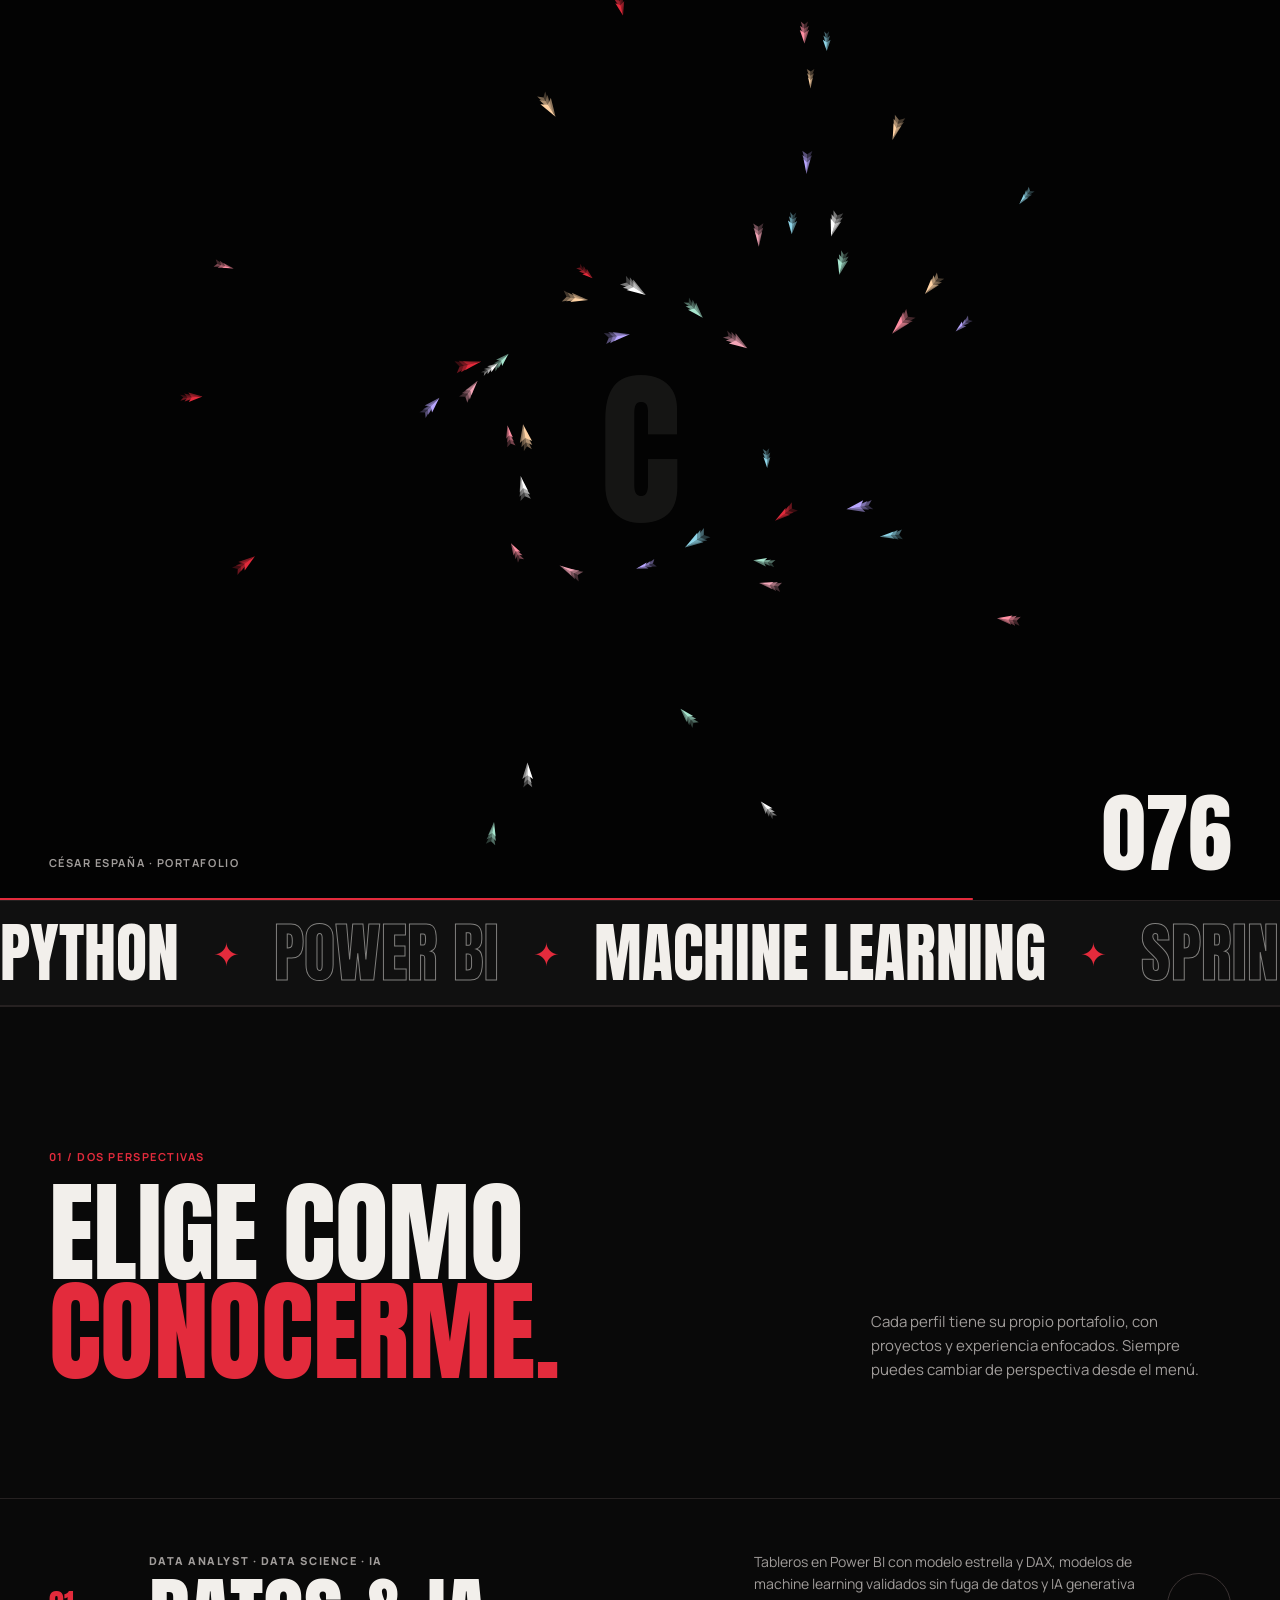
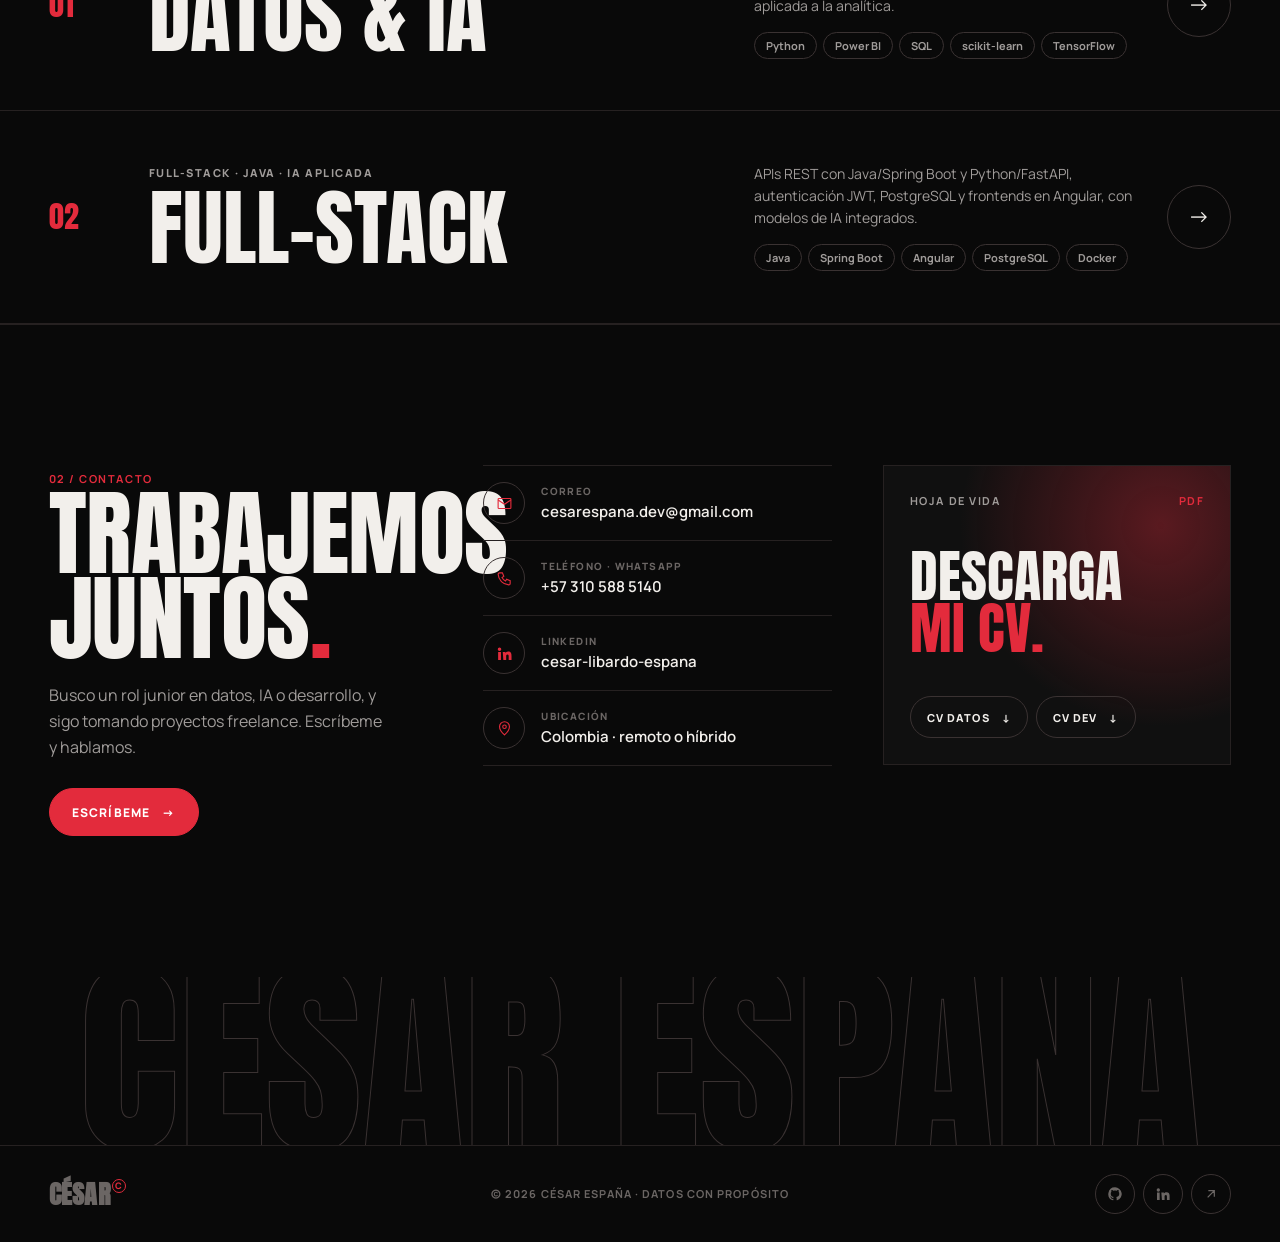
<file: index.html>
<!doctype html>
<html lang="es">
<head>
<meta charset="utf-8" />
<meta name="viewport" content="width=device-width, initial-scale=1" />
<title>César España · Portafolio</title>
<meta name="description" content="César Libardo España Salguero: Ingeniero en Sistemas y Magíster en Inteligencia Artificial. Analista y científico de datos, y desarrollador full-stack con Java y Spring Boot." />
<meta name="theme-color" content="#090909" />
<link rel="icon" href="data:image/svg+xml,%3Csvg xmlns='http://www.w3.org/2000/svg' viewBox='0 0 32 32'%3E%3Crect width='32' height='32' fill='%23090909'/%3E%3Ctext x='16' y='25' font-family='Impact,sans-serif' font-size='24' fill='%23e32b3c' text-anchor='middle'%3EC%3C/text%3E%3C/svg%3E" />
<link rel="preconnect" href="https://fonts.googleapis.com">
<link rel="preconnect" href="https://fonts.gstatic.com" crossorigin>
<link href="https://fonts.googleapis.com/css2?family=Anton&family=Caveat:wght@500&family=JetBrains+Mono:wght@400;500&family=Manrope:wght@400;500;600;700;800&display=swap" rel="stylesheet">
<link rel="stylesheet" href="assets/theme.css" />
</head>

<body data-page="home" class="page-home">

<!-- ═══════ PRELOADER: bandada alrededor de la C ═══════ -->
<div class="preloader" id="preloader" aria-hidden="true">
  <canvas></canvas>
  <span class="pl-mark">C</span>
  <div class="pl-foot">
    <span class="label">César España · Portafolio</span>
    <span class="pl-count">000</span>
  </div>
  <span class="pl-line"></span>
</div>

<div class="scroll-progress" aria-hidden="true"></div>

<!-- ═══════ HEADER ═══════ -->
<header class="site-header">
  <a class="logo" href="#home" aria-label="César España, inicio">CÉSAR<sup>C</sup></a>
  <nav class="desktop-nav" aria-label="Principal">
    <a href="#perspectivas">Perspectivas</a>
    <a href="Analyst/analyst.html">Datos &amp; IA</a>
    <a href="Develop/dev.html">Full-Stack</a>
    <a href="#contacto">Contacto</a>
  </nav>
  <div class="header-actions">
    <button class="motion-toggle" type="button"><i></i><span>Motion on</span></button>
    <a class="header-cta" href="mailto:cesarespana.dev@gmail.com">Hablemos <span class="arr">↗</span></a>
    <button class="menu-btn" type="button" aria-label="Abrir menú" aria-expanded="false"><span></span><span></span></button>
  </div>
</header>

<div class="mobile-menu">
  <nav aria-label="Menú móvil">
    <a href="#perspectivas">Perspectivas</a>
    <a href="Analyst/analyst.html">Datos &amp; IA</a>
    <a href="Develop/dev.html">Full-Stack</a>
    <a href="#contacto">Contacto</a>
  </nav>
  <div class="mm-foot">
    <button class="motion-toggle" type="button"><i></i><span>Motion on</span></button>
    <a class="label" href="mailto:cesarespana.dev@gmail.com">cesarespana.dev@gmail.com</a>
  </div>
</div>

<main>

<!-- ═══════ HERO ═══════ -->
<section class="hero" id="home">
  <div class="hero-meta">
    <div class="role-line">
      <span class="label red">Datos · IA / Full-Stack</span>
      <span class="label">Ingeniero en Sistemas · Magíster en IA</span>
    </div>
    <span class="availability"><i></i>Disponible para trabajar</span>
  </div>

  <h1 class="hero-title">Portafolio</h1>

  <div class="hero-photo">
    <img src="Documentos/cesar-cutout.webp" alt="Retrato de César España" width="943" height="1024" />
  </div>

  <p class="hero-hand">hola, soy <b>César</b></p>

  <div class="hero-intro fade-up" style="--d:1.1s">
    <p>Soy <b>Ingeniero en Sistemas y Magíster en Inteligencia Artificial</b>. Convierto datos en tableros
      que se entienden y construyo aplicaciones con Java, Python e IA. Elige qué perfil quieres ver.</p>
  </div>

  <div class="hero-side fade-up" style="--d:1.25s">
    <div class="stat">02<small>Másteres en IA</small></div>
  </div>

  <div class="hero-bottom">
    <a class="play-link" href="#perspectivas"><span class="circle">▶</span>Elegir perspectiva</a>
    <span class="scroll-cue">Desliza para descubrir <i>↓</i></span>
    <span class="label">Colombia · 2026</span>
  </div>
</section>

<!-- ═══════ MARQUEE ═══════ -->
<div class="marquee" aria-hidden="true">
  <div class="marquee-track">
    <span>Python</span><span>Power BI</span><span>Machine Learning</span><span>Spring Boot</span><span>SQL</span><span>TensorFlow</span><span>Angular</span><span>FastAPI</span>
    <span>Python</span><span>Power BI</span><span>Machine Learning</span><span>Spring Boot</span><span>SQL</span><span>TensorFlow</span><span>Angular</span><span>FastAPI</span>
  </div>
</div>

<!-- ═══════ PERSPECTIVAS ═══════ -->
<section id="perspectivas">
  <div class="section-wrap" style="padding-bottom:40px">
    <div class="sec-head">
      <div>
        <span class="label red">01 / Dos perspectivas</span>
        <h2 class="sec-title" data-split>Elige cómo<br><span class="accent">conocerme.</span></h2>
      </div>
      <p class="reveal">Cada perfil tiene su propio portafolio, con proyectos y experiencia enfocados.
        Siempre puedes cambiar de perspectiva desde el menú.</p>
    </div>
  </div>

  <div class="paths">
    <a class="path reveal" href="Analyst/analyst.html">
      <span class="path-num">01</span>
      <h2><small>Data Analyst · Data Science · IA</small>Datos &amp; IA</h2>
      <div class="path-copy">
        <p>Tableros en Power BI con modelo estrella y DAX, modelos de machine learning validados sin fuga de datos
          y IA generativa aplicada a la analítica.</p>
        <div class="chips"><span class="chip">Python</span><span class="chip">Power BI</span><span class="chip">SQL</span><span class="chip">scikit-learn</span><span class="chip">TensorFlow</span></div>
      </div>
      <span class="path-arr">→</span>
    </a>
    <a class="path reveal" href="Develop/dev.html">
      <span class="path-num">02</span>
      <h2><small>Full-Stack · Java · IA aplicada</small>Full-Stack</h2>
      <div class="path-copy">
        <p>APIs REST con Java/Spring Boot y Python/FastAPI, autenticación JWT, PostgreSQL y frontends en Angular,
          con modelos de IA integrados.</p>
        <div class="chips"><span class="chip">Java</span><span class="chip">Spring Boot</span><span class="chip">Angular</span><span class="chip">PostgreSQL</span><span class="chip">Docker</span></div>
      </div>
      <span class="path-arr">→</span>
    </a>
  </div>
</section>

<!-- ═══════ CONTACTO ═══════ -->
<section class="section-wrap" id="contacto">
  <div class="contact-grid">
    <div class="contact-intro">
      <span class="label red">02 / Contacto</span>
      <h2 class="sec-title" data-split>Trabajemos<br>juntos<span class="dot">.</span></h2>
      <p class="reveal">Busco un rol junior en datos, IA o desarrollo, y sigo tomando proyectos freelance. Escríbeme y hablamos.</p>
      <a class="btn btn-solid reveal" href="mailto:cesarespana.dev@gmail.com">Escríbeme <span class="arr">→</span></a>
    </div>

    <ul class="contact-list reveal" style="--d:.1s">
      <li><span class="ic"><svg viewBox="0 0 24 24" fill="none" stroke="currentColor" stroke-width="1.6"><rect x="3" y="5" width="18" height="14" rx="1"/><path d="m3 7 9 6 9-6"/></svg></span>
        <div><small>Correo</small><a href="mailto:cesarespana.dev@gmail.com">cesarespana.dev@gmail.com</a></div></li>
      <li><span class="ic"><svg viewBox="0 0 24 24" fill="none" stroke="currentColor" stroke-width="1.6"><path d="M5 4h4l2 5-2.5 1.5a11 11 0 0 0 5 5L15 13l5 2v4a2 2 0 0 1-2 2A16 16 0 0 1 3 6a2 2 0 0 1 2-2"/></svg></span>
        <div><small>Teléfono · WhatsApp</small><a href="tel:+573105885140">+57 310 588 5140</a></div></li>
      <li><span class="ic"><svg viewBox="0 0 24 24" fill="currentColor"><path d="M4.98 3.5a2.5 2.5 0 1 1 0 5 2.5 2.5 0 0 1 0-5M3 9.75h4V21H3zM9.5 9.75h3.8v1.6h.06c.53-1 1.83-2.05 3.77-2.05 4.03 0 4.77 2.65 4.77 6.1V21h-4v-4.9c0-1.17-.02-2.68-1.63-2.68-1.64 0-1.89 1.28-1.89 2.6V21h-4z"/></svg></span>
        <div><small>LinkedIn</small><a href="https://www.linkedin.com/in/cesar-libardo-espana-salguero-analista-de-datos-developer/" target="_blank" rel="noopener">cesar-libardo-espana</a></div></li>
      <li><span class="ic"><svg viewBox="0 0 24 24" fill="none" stroke="currentColor" stroke-width="1.6"><path d="M12 21s-7-6.2-7-11.5A7 7 0 0 1 19 9.5C19 14.8 12 21 12 21z"/><circle cx="12" cy="9.5" r="2.5"/></svg></span>
        <div><small>Ubicación</small><span class="v">Colombia · remoto o híbrido</span></div></li>
    </ul>

    <div class="contact-card reveal" style="--d:.2s">
      <div class="cc-top"><span class="label">Hoja de vida</span><span class="label red">PDF</span></div>
      <h3>Descarga<span>mi CV.</span></h3>
      <div class="btn-row">
        <a class="btn" href="Documentos/Data –Cesar-España-CV.pdf" download>CV Datos <span class="arr">↓</span></a>
        <a class="btn" href="Documentos/Dev –Cesar-España-CV.pdf" download>CV Dev <span class="arr">↓</span></a>
      </div>
    </div>
  </div>
</section>

</main>

<p class="big-name" aria-hidden="true">César España</p>

<footer class="footer">
  <a class="logo" href="#home">CÉSAR<sup>C</sup></a>
  <span>© <span data-year>2026</span> César España · Datos con propósito</span>
  <div class="socials">
    <a class="icon-btn" href="https://github.com/CesarEspa" target="_blank" rel="noopener" aria-label="GitHub"><svg viewBox="0 0 24 24" fill="currentColor"><path d="M12 2a10 10 0 0 0-3.16 19.49c.5.09.68-.22.68-.48v-1.7c-2.78.6-3.37-1.34-3.37-1.34-.45-1.16-1.11-1.47-1.11-1.47-.9-.62.07-.6.07-.6 1 .07 1.53 1.03 1.53 1.03.9 1.52 2.34 1.08 2.91.83.09-.65.35-1.09.63-1.34-2.22-.25-4.56-1.11-4.56-4.94 0-1.09.39-1.98 1.03-2.68-.1-.25-.45-1.27.1-2.65 0 0 .84-.27 2.75 1.02a9.6 9.6 0 0 1 5 0c1.91-1.29 2.75-1.02 2.75-1.02.55 1.38.2 2.4.1 2.65.64.7 1.03 1.59 1.03 2.68 0 3.84-2.34 4.69-4.57 4.93.36.31.68.92.68 1.85v2.75c0 .27.18.58.69.48A10 10 0 0 0 12 2"/></svg></a>
    <a class="icon-btn" href="https://www.linkedin.com/in/cesar-libardo-espana-salguero-analista-de-datos-developer/" target="_blank" rel="noopener" aria-label="LinkedIn"><svg viewBox="0 0 24 24" fill="currentColor"><path d="M4.98 3.5a2.5 2.5 0 1 1 0 5 2.5 2.5 0 0 1 0-5M3 9.75h4V21H3zM9.5 9.75h3.8v1.6h.06c.53-1 1.83-2.05 3.77-2.05 4.03 0 4.77 2.65 4.77 6.1V21h-4v-4.9c0-1.17-.02-2.68-1.63-2.68-1.64 0-1.89 1.28-1.89 2.6V21h-4z"/></svg></a>
    <a class="icon-btn" href="#home" aria-label="Volver arriba"><svg viewBox="0 0 24 24" fill="none" stroke="currentColor" stroke-width="1.8"><path d="M7 17 17 7M8 7h9v9"/></svg></a>
  </div>
</footer>

<script src="assets/theme.js"></script>
</body>
</html>
</file>
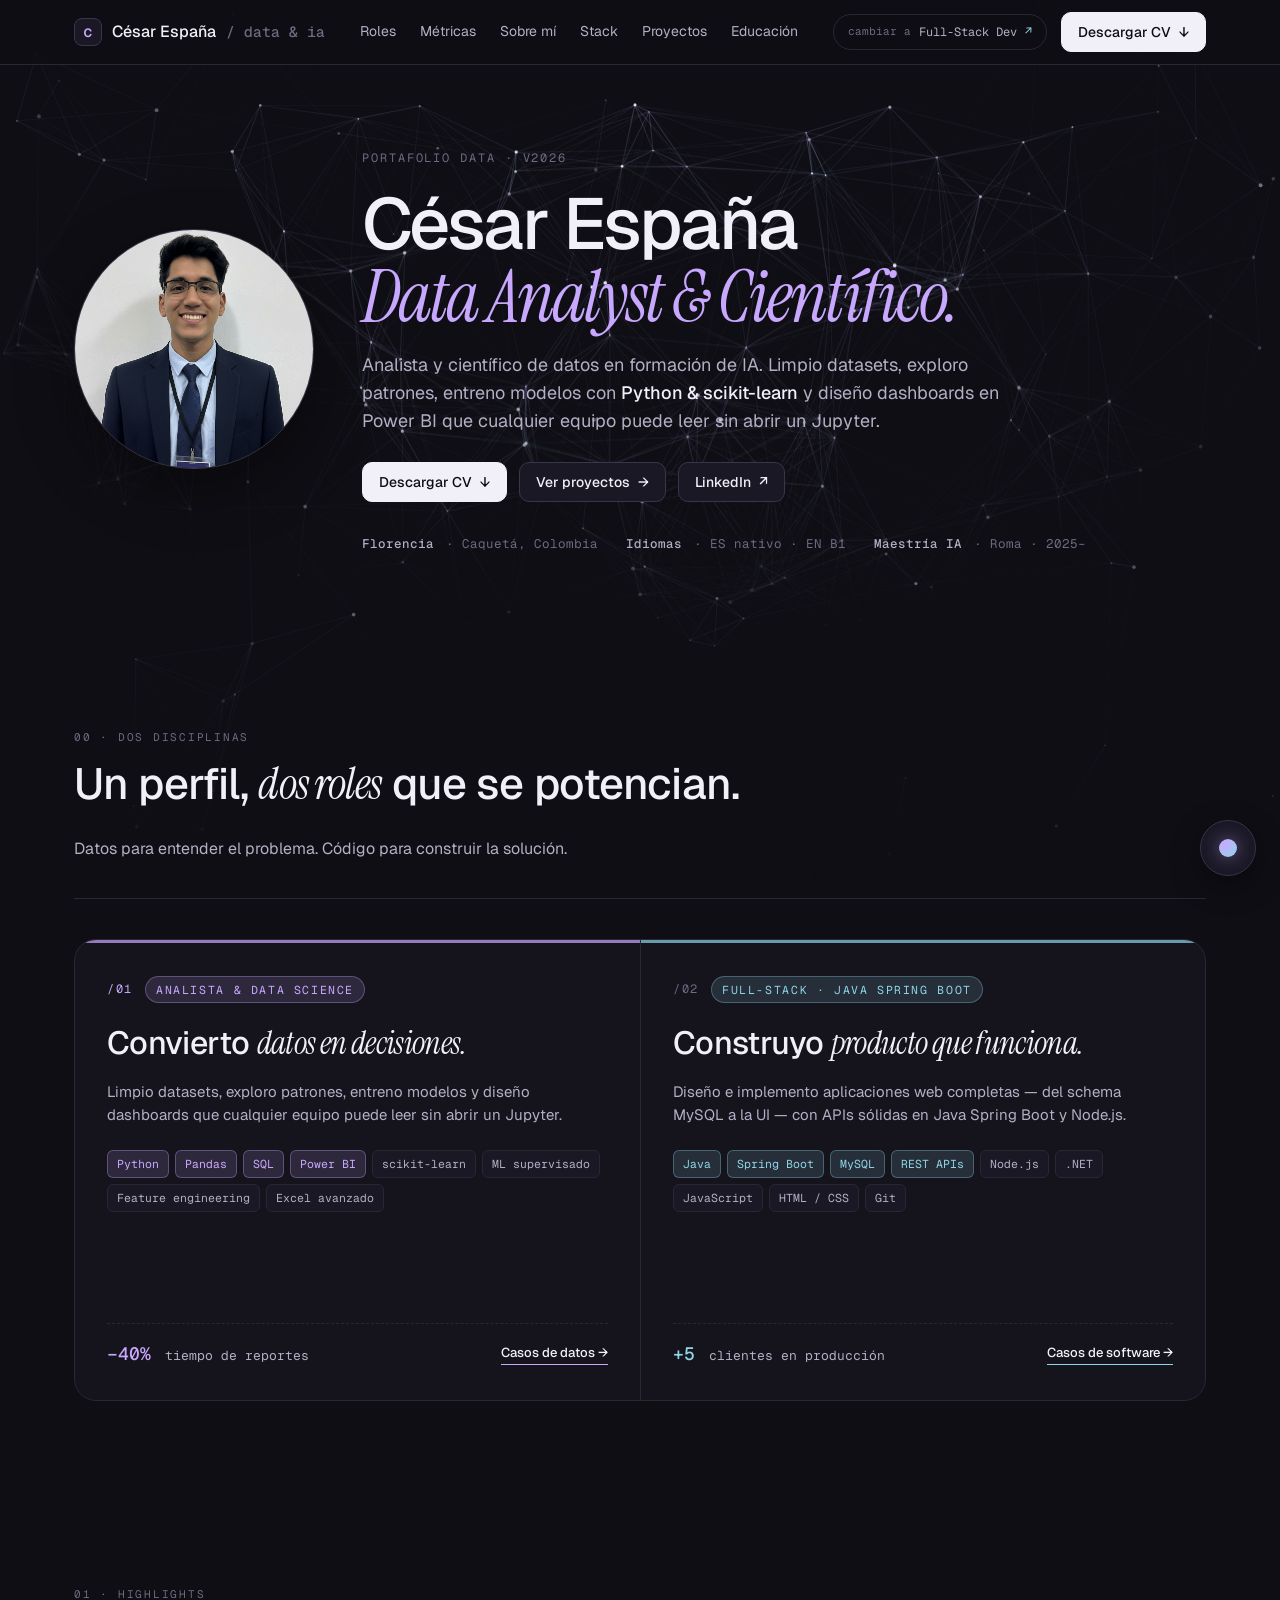
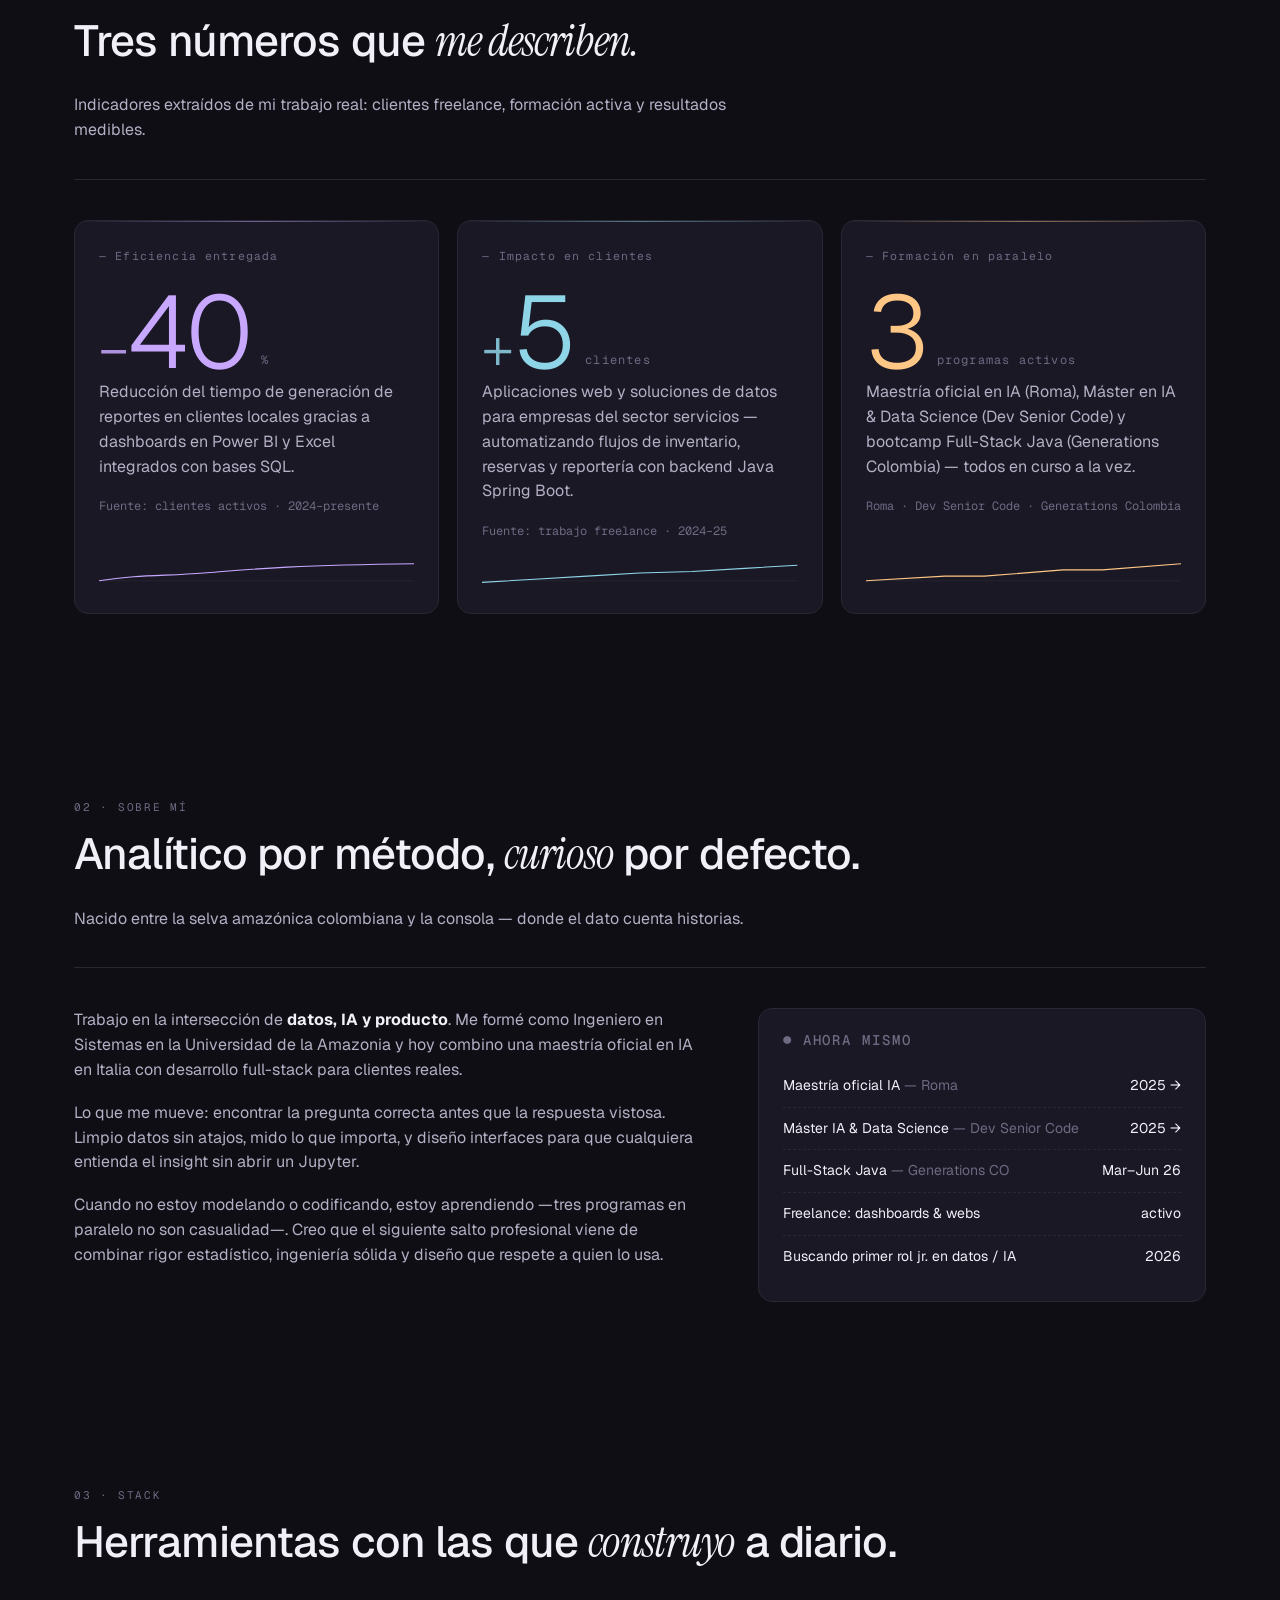
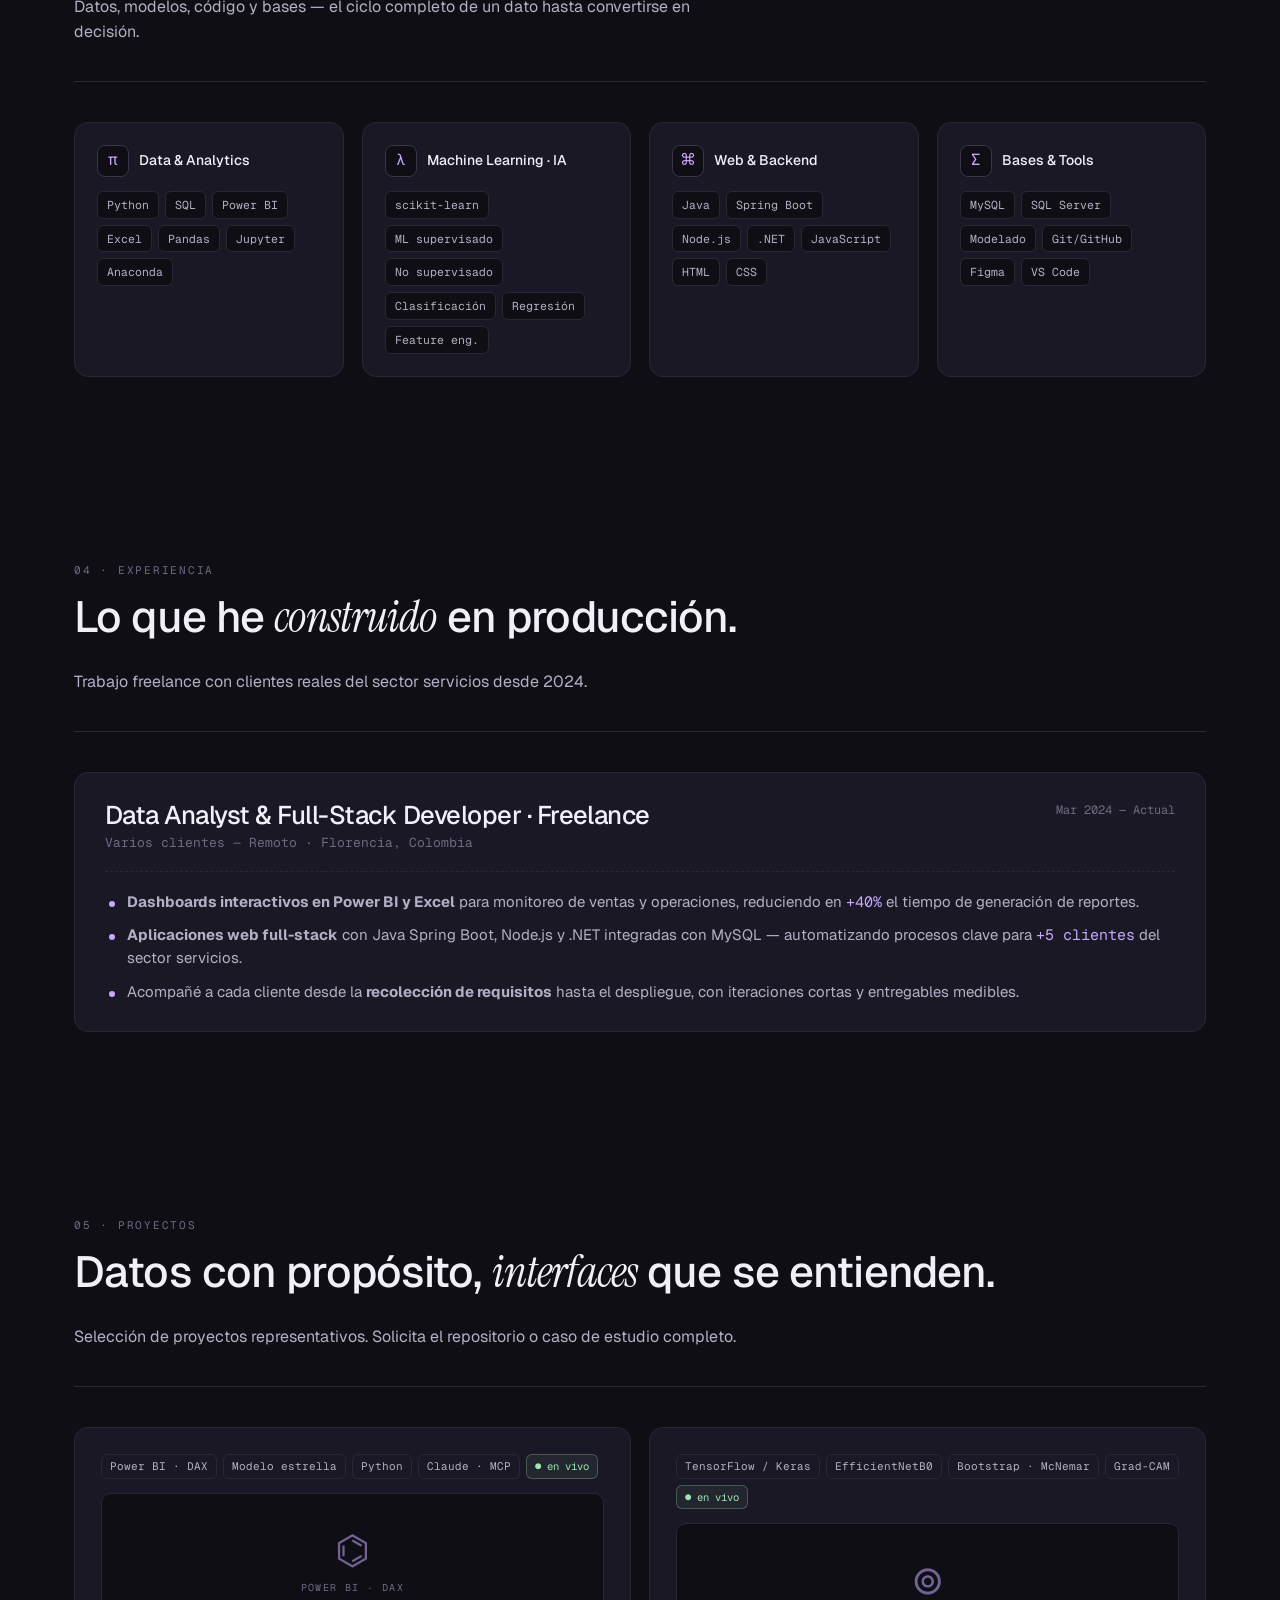
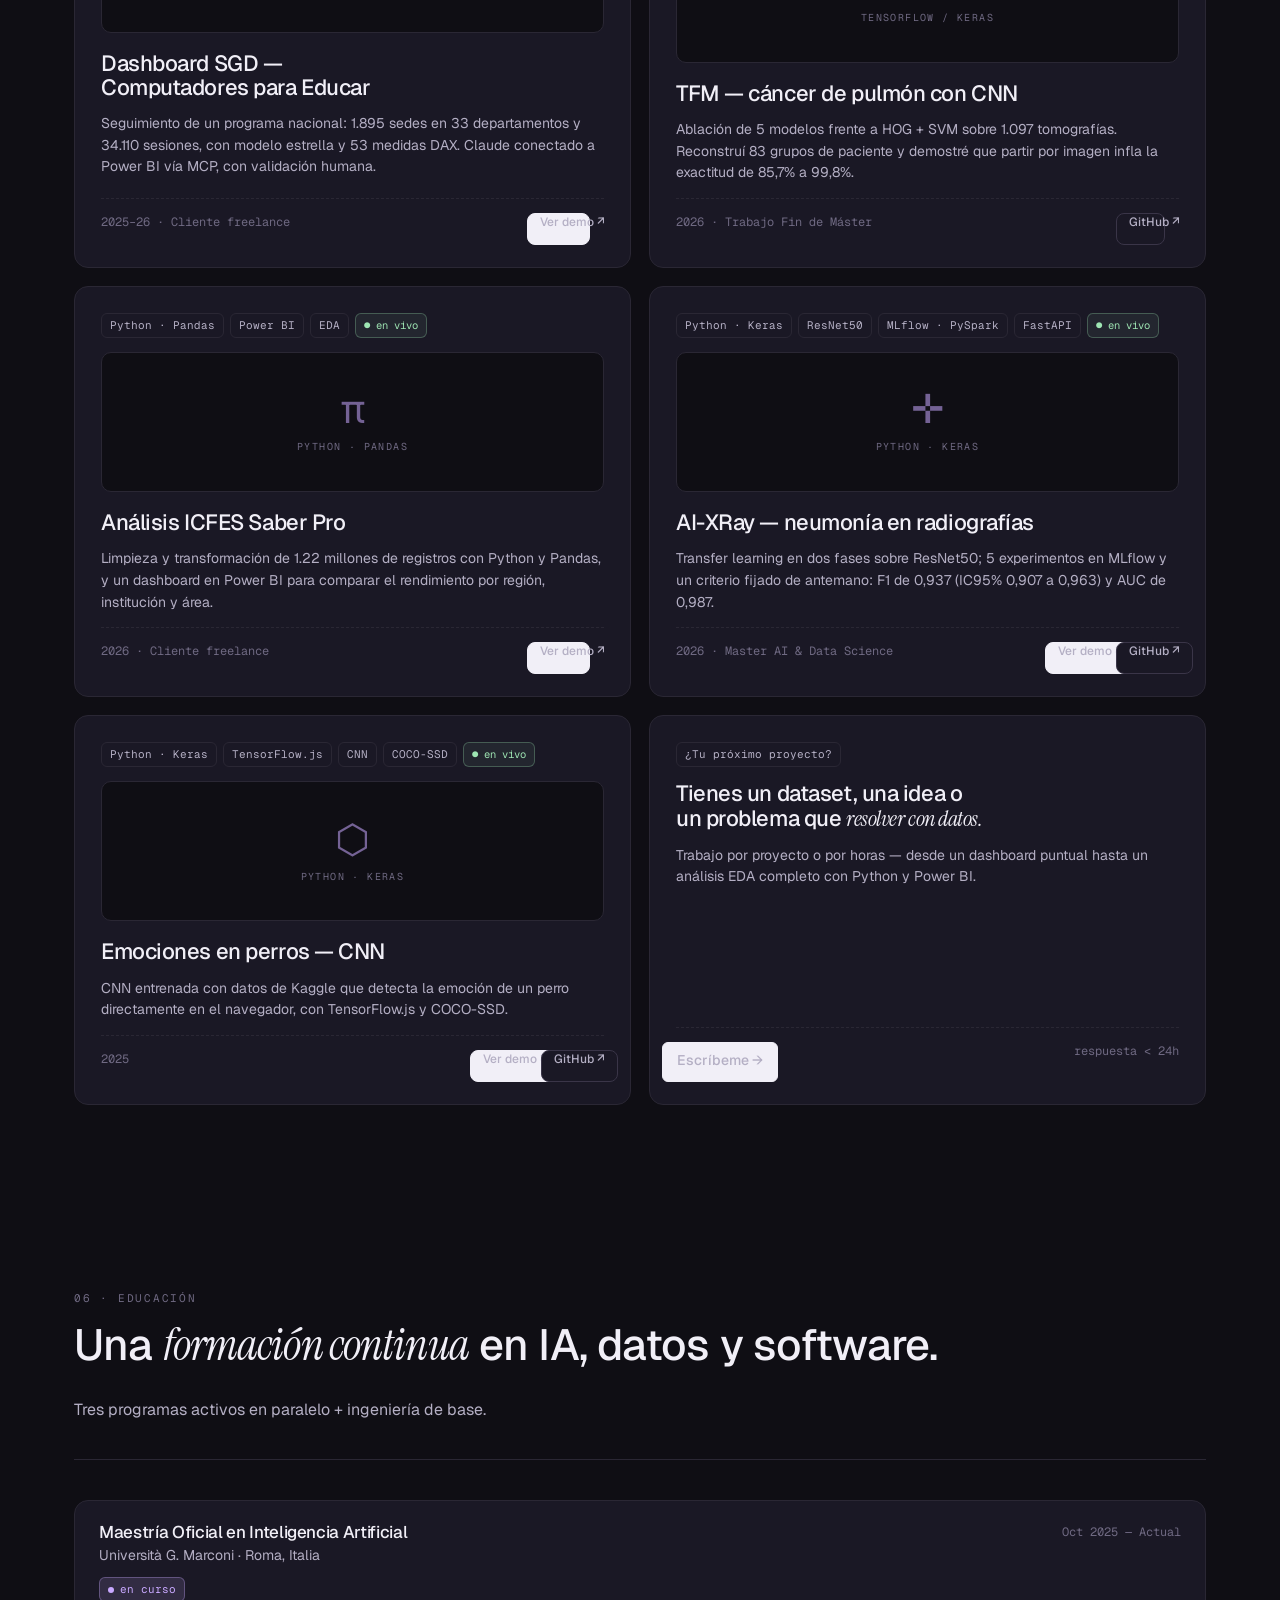
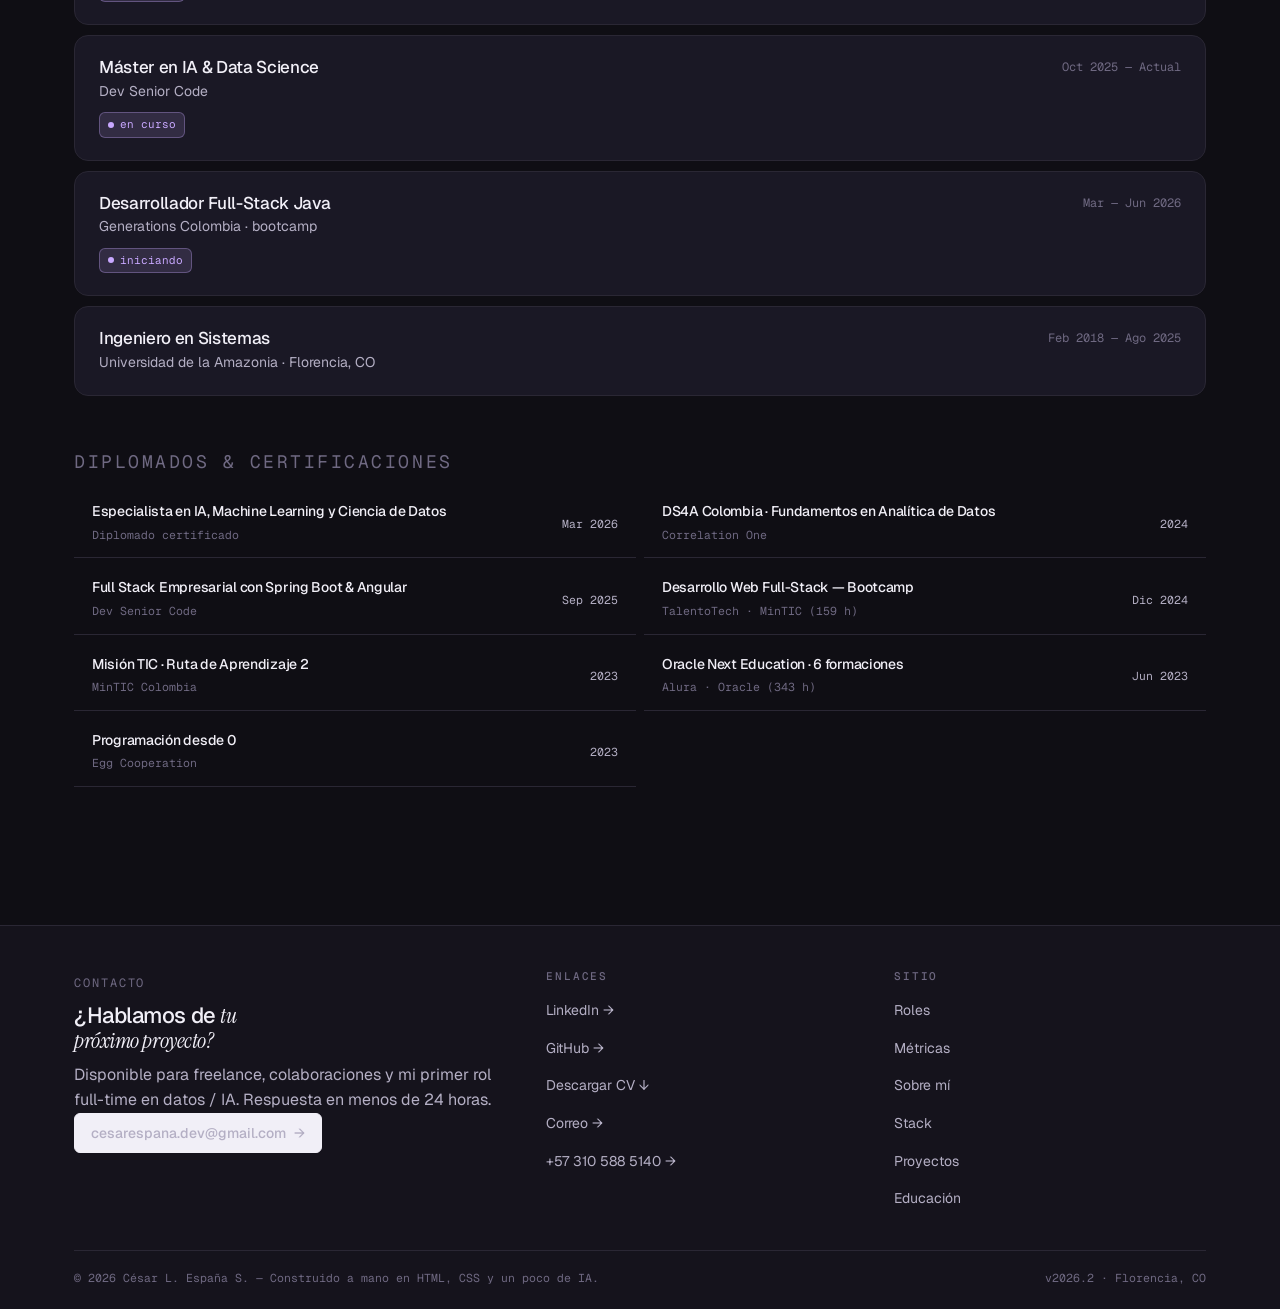
<file: analyst.html>
<!doctype html>
<html lang="es">
<head>
<meta charset="utf-8" />
<meta name="viewport" content="width=device-width, initial-scale=1" />
<title>César España — Analista &amp; Científico de Datos · IA</title>
<meta name="description" content="Portafolio de César Libardo España Salguero como analista y científico de datos: Python, Pandas, SQL, Power BI, scikit-learn, Maestría oficial en IA (Roma)." />

<!-- Favicon -->
<link rel="icon" href="data:image/svg+xml,%3Csvg xmlns='http://www.w3.org/2000/svg' viewBox='0 0 32 32'%3E%3Crect width='32' height='32' rx='8' fill='%2315131c'/%3E%3Ctext x='16' y='22' font-family='monospace' font-size='18' fill='%23c8a8ff' text-anchor='middle'%3Ec%3C/text%3E%3C/svg%3E" />

<!-- Tipografías -->
<link rel="preconnect" href="https://fonts.googleapis.com">
<link rel="preconnect" href="https://fonts.gstatic.com" crossorigin>
<link href="https://fonts.googleapis.com/css2?family=Geist:wght@300;400;500;600;700&family=Geist+Mono:wght@400;500&family=Instrument+Serif:ital@0;1&display=swap" rel="stylesheet">

<!-- Estilos (todo en un solo archivo, secciones marcadas) -->
<link rel="stylesheet" href="analyst/analyst.css" />
</head>

<body data-screen-label="Analyst" class="view-data">

<!-- Capa de fondo: red neuronal global -->
<canvas id="ambientNet" aria-hidden="true"></canvas>


<!-- ===================== NAV ===================== -->
<nav class="top">
  <div class="wrap row">
    <a class="brand" href="index.html">
      <span class="mark">c</span>
      <span>César España</span>
      <span class="mono muted">/ data &amp; ia</span>
    </a>

    <div class="nav-links">
      <a href="#roles">Roles</a>
      <a href="#metrics">Métricas</a>
      <a href="#about">Sobre mí</a>
      <a href="#stack">Stack</a>
      <a href="#projects">Proyectos</a>
      <a href="#education">Educación</a>
    </div>

    <div class="nav-right">
      <a class="persp-switch" href="dev.html" title="Cambiar a perspectiva Full-Stack">
        <span class="mono muted">cambiar a</span>
        <span>Full-Stack Dev</span>
        <span class="arrow">↗</span>
      </a>
      <a class="btn btn-primary" href="assets/Cesar-Espana-CV.pdf" download>Descargar CV <span class="arrow">↓</span></a>
    </div>
  </div>
</nav>


<!-- ===================== HERO ===================== -->
<header class="hero" id="top">
  <div class="hero-grid"><canvas id="netCanvas"></canvas></div>

  <div class="wrap">
    <div class="hero-main">

      <!-- foto -->
      <div class="portrait">
        <img src="assets/cesar.jpg" alt="César Libardo España Salguero" />
      </div>

      <!-- texto -->
      <div>
        <span class="eyebrow">Portafolio Data · v2026</span>

        <h1>
          César España<br/>
          <span class="serif">Data Analyst &amp; Científico.</span>
        </h1>

        <p class="lede">
          Analista y científico de datos en formación de IA. Limpio datasets, exploro patrones,
          entreno modelos con <b style="color:var(--text); font-weight:500">Python &amp; scikit-learn</b>
          y diseño dashboards en Power BI que cualquier equipo puede leer sin abrir un Jupyter.
        </p>

        <div class="hero-actions">
          <a class="btn btn-primary" href="assets/Cesar-Espana-CV.pdf" download>Descargar CV <span class="arrow">↓</span></a>
          <a class="btn" href="#projects">Ver proyectos <span class="arrow">→</span></a>
          <a class="btn" href="https://www.linkedin.com/in/cesar-libardo-espana-salguero-analista-de-datos-developer/" target="_blank" rel="noopener">LinkedIn <span class="arrow">↗</span></a>
        </div>

        <div class="meta-row">
          <span><b>Florencia</b> · Caquetá, Colombia</span>
          <span><b>Idiomas</b> · ES nativo · EN B1</span>
          <span><b>Maestría IA</b> · Roma · 2025–</span>
        </div>
      </div>

    </div>
  </div>
</header>


<!-- ===================== DOS ROLES (separación clara) ===================== -->
<section id="roles">
  <div class="wrap">
    <div class="section-head">
      <div>
        <span class="section-tag">00 · Dos disciplinas</span>
        <h2>Un perfil, <span class="serif">dos roles</span> que se potencian.</h2>
      </div>
      <p>Datos para entender el problema. Código para construir la solución.</p>
    </div>
    <div class="section-divider"></div>

    <div class="roles">

      <!-- ROL 1: DATA -->
      <article class="role data reveal">
        <div class="role-head">
          <span class="role-num">/01</span>
          <span class="role-tag">Analista &amp; Data Science</span>
        </div>
        <h3>Convierto <span class="serif">datos en decisiones.</span></h3>
        <p>Limpio datasets, exploro patrones, entreno modelos y diseño dashboards
        que cualquier equipo puede leer sin abrir un Jupyter.</p>
        <ul class="role-stack">
          <li class="key">Python</li>
          <li class="key">Pandas</li>
          <li class="key">SQL</li>
          <li class="key">Power BI</li>
          <li>scikit-learn</li>
          <li>ML supervisado</li>
          <li>Feature engineering</li>
          <li>Excel avanzado</li>
        </ul>
        <div class="role-foot">
          <span class="role-stat"><b>−40%</b> tiempo de reportes</span>
          <a href="#projects" class="role-link">Casos de datos →</a>
        </div>
      </article>

      <!-- ROL 2: FULL-STACK JAVA -->
      <article class="role dev reveal">
        <div class="role-head">
          <span class="role-num">/02</span>
          <span class="role-tag">Full-Stack · Java Spring Boot</span>
        </div>
        <h3>Construyo <span class="serif">producto que funciona.</span></h3>
        <p>Diseño e implemento aplicaciones web completas — del schema MySQL a la UI —
        con APIs sólidas en Java Spring Boot y Node.js.</p>
        <ul class="role-stack">
          <li class="key">Java</li>
          <li class="key">Spring Boot</li>
          <li class="key">MySQL</li>
          <li class="key">REST APIs</li>
          <li>Node.js</li>
          <li>.NET</li>
          <li>JavaScript</li>
          <li>HTML / CSS</li>
          <li>Git</li>
        </ul>
        <div class="role-foot">
          <span class="role-stat"><b>+5</b> clientes en producción</span>
          <a href="#projects" class="role-link">Casos de software →</a>
        </div>
      </article>

    </div>
  </div>
</section>


<!-- ===================== MÉTRICAS ===================== -->
<section id="metrics">
  <div class="wrap">
    <div class="section-head">
      <div>
        <span class="section-tag">01 · Highlights</span>
        <h2>Tres números que <span class="serif">me describen.</span></h2>
      </div>
      <p>Indicadores extraídos de mi trabajo real: clientes freelance, formación activa y resultados medibles.</p>
    </div>
    <div class="section-divider"></div>

    <div class="metrics">
      <article class="metric reveal">
        <div>
          <div class="label">— Eficiencia entregada</div>
          <div class="num"><span class="sign">−</span><span data-count="40">0</span><span class="unit">%</span></div>
          <p class="desc">Reducción del tiempo de generación de reportes en clientes locales gracias a dashboards en Power BI y Excel integrados con bases SQL.</p>
          <p class="ctx">Fuente: clientes activos · 2024–presente</p>
        </div>
        <svg class="spark" viewBox="0 0 240 36" preserveAspectRatio="none">
          <path class="bg" d="M0 28 L240 28"/>
          <path class="fg" d="M0 28 C 30 20, 50 22, 80 18 S 140 8, 240 6"/>
        </svg>
      </article>

      <article class="metric cyan reveal">
        <div>
          <div class="label">— Impacto en clientes</div>
          <div class="num"><span class="sign">+</span><span data-count="5">0</span><span class="unit">clientes</span></div>
          <p class="desc">Aplicaciones web y soluciones de datos para empresas del sector servicios — automatizando flujos de inventario, reservas y reportería con backend Java Spring Boot.</p>
          <p class="ctx">Fuente: trabajo freelance · 2024–25</p>
        </div>
        <svg class="spark" viewBox="0 0 240 36" preserveAspectRatio="none">
          <path class="bg" d="M0 28 L240 28"/>
          <path class="fg" d="M0 30 L 40 26 L 80 22 L 120 18 L 160 16 L 200 12 L 240 8"/>
        </svg>
      </article>

      <article class="metric amber reveal">
        <div>
          <div class="label">— Formación en paralelo</div>
          <div class="num"><span data-count="3">0</span><span class="unit">programas activos</span></div>
          <p class="desc">Maestría oficial en IA (Roma), Máster en IA &amp; Data Science (Dev Senior Code) y bootcamp Full-Stack Java (Generations Colombia) — todos en curso a la vez.</p>
          <p class="ctx">Roma · Dev Senior Code · Generations Colombia</p>
        </div>
        <svg class="spark" viewBox="0 0 240 36" preserveAspectRatio="none">
          <path class="bg" d="M0 28 L240 28"/>
          <path class="fg" d="M0 28 L 60 22 L 90 22 L 150 14 L 180 14 L 240 6"/>
        </svg>
      </article>
    </div>
  </div>
</section>


<!-- ===================== SOBRE MÍ ===================== -->
<section id="about">
  <div class="wrap">
    <div class="section-head">
      <div>
        <span class="section-tag">02 · Sobre mí</span>
        <h2>Analítico por método, <span class="serif">curioso</span> por defecto.</h2>
      </div>
      <p>Nacido entre la selva amazónica colombiana y la consola — donde el dato cuenta historias.</p>
    </div>
    <div class="section-divider"></div>

    <div class="about-grid">
      <div>
        <p>Trabajo en la intersección de <b style="color:var(--text)">datos, IA y producto</b>. Me formé como Ingeniero en Sistemas en la Universidad de la Amazonia y hoy combino una maestría oficial en IA en Italia con desarrollo full-stack para clientes reales.</p>
        <p>Lo que me mueve: encontrar la pregunta correcta antes que la respuesta vistosa. Limpio datos sin atajos, mido lo que importa, y diseño interfaces para que cualquiera entienda el insight sin abrir un Jupyter.</p>
        <p>Cuando no estoy modelando o codificando, estoy aprendiendo —tres programas en paralelo no son casualidad—. Creo que el siguiente salto profesional viene de combinar rigor estadístico, ingeniería sólida y diseño que respete a quien lo usa.</p>
      </div>

      <aside class="now-card">
        <h3>● Ahora mismo</h3>
        <div class="now-list">
          <div class="row"><span class="what">Maestría oficial IA <span class="muted">— Roma</span></span><span class="when">2025 →</span></div>
          <div class="row"><span class="what">Máster IA &amp; Data Science <span class="muted">— Dev Senior Code</span></span><span class="when">2025 →</span></div>
          <div class="row"><span class="what">Full-Stack Java <span class="muted">— Generations CO</span></span><span class="when">Mar–Jun 26</span></div>
          <div class="row"><span class="what">Freelance: dashboards &amp; webs</span><span class="when">activo</span></div>
          <div class="row"><span class="what">Buscando primer rol jr. en datos / IA</span><span class="when">2026</span></div>
        </div>
      </aside>
    </div>
  </div>
</section>


<!-- ===================== STACK ===================== -->
<section id="stack">
  <div class="wrap">
    <div class="section-head">
      <div>
        <span class="section-tag">03 · Stack</span>
        <h2>Herramientas con las que <span class="serif">construyo</span> a diario.</h2>
      </div>
      <p>Datos, modelos, código y bases — el ciclo completo de un dato hasta convertirse en decisión.</p>
    </div>
    <div class="section-divider"></div>

    <div class="stack-grid">
      <div class="stack-card reveal">
        <div class="head"><div class="icon">π</div><div class="name">Data &amp; Analytics</div></div>
        <ul><li>Python</li><li>SQL</li><li>Power BI</li><li>Excel</li><li>Pandas</li><li>Jupyter</li><li>Anaconda</li></ul>
      </div>
      <div class="stack-card reveal">
        <div class="head"><div class="icon">λ</div><div class="name">Machine Learning · IA</div></div>
        <ul><li>scikit-learn</li><li>ML supervisado</li><li>No supervisado</li><li>Clasificación</li><li>Regresión</li><li>Feature eng.</li></ul>
      </div>
      <div class="stack-card reveal">
        <div class="head"><div class="icon">⌘</div><div class="name">Web &amp; Backend</div></div>
        <ul><li>Java</li><li>Spring Boot</li><li>Node.js</li><li>.NET</li><li>JavaScript</li><li>HTML</li><li>CSS</li></ul>
      </div>
      <div class="stack-card reveal">
        <div class="head"><div class="icon">∑</div><div class="name">Bases &amp; Tools</div></div>
        <ul><li>MySQL</li><li>SQL Server</li><li>Modelado</li><li>Git/GitHub</li><li>Figma</li><li>VS Code</li></ul>
      </div>
    </div>
  </div>
</section>


<!-- ===================== EXPERIENCIA ===================== -->
<section id="experience">
  <div class="wrap">
    <div class="section-head">
      <div>
        <span class="section-tag">04 · Experiencia</span>
        <h2>Lo que he <span class="serif">construido</span> en producción.</h2>
      </div>
      <p>Trabajo freelance con clientes reales del sector servicios desde 2024.</p>
    </div>
    <div class="section-divider"></div>

    <article class="exp reveal">
      <div class="head">
        <div>
          <h3>Data Analyst &amp; Full-Stack Developer · Freelance</h3>
          <div class="role">Varios clientes — Remoto · Florencia, Colombia</div>
        </div>
        <span class="when">Mar 2024 — Actual</span>
      </div>
      <ul>
        <li><b>Dashboards interactivos en Power BI y Excel</b> para monitoreo de ventas y operaciones, reduciendo en <span class="hl">+40%</span> el tiempo de generación de reportes.</li>
        <li><b>Aplicaciones web full-stack</b> con Java Spring Boot, Node.js y .NET integradas con MySQL — automatizando procesos clave para <span class="hl">+5 clientes</span> del sector servicios.</li>
        <li>Acompañé a cada cliente desde la <b>recolección de requisitos</b> hasta el despliegue, con iteraciones cortas y entregables medibles.</li>
      </ul>
    </article>
  </div>
</section>


<!-- ===================== PROYECTOS ===================== -->
<section id="projects">
  <div class="wrap">
    <div class="section-head">
      <div>
        <span class="section-tag">05 · Proyectos</span>
        <h2>Datos con propósito, <span class="serif">interfaces</span> que se entienden.</h2>
      </div>
      <p>Selección de proyectos representativos. Solicita el repositorio o caso de estudio completo.</p>
    </div>
    <div class="section-divider"></div>

    <div class="projects">

      <!-- Tarjetas generadas dinámicamente desde projects-data.js -->
      <div id="projects-grid" style="display:contents"></div>

      <!-- Tarjeta de contacto — siempre al final -->
      <article class="proj reveal proj-cta">
        <div class="tags"><span class="tag">¿Tu próximo proyecto?</span></div>
        <h3>Tienes un dataset, una idea o un problema que <span class="serif">resolver con datos.</span></h3>
        <p>Trabajo por proyecto o por horas — desde un dashboard puntual hasta un análisis EDA completo con Python y Power BI.</p>
        <div class="foot">
          <a class="btn btn-primary" href="mailto:cesarespana.dev@gmail.com">Escríbeme <span class="arrow">→</span></a>
          <span>respuesta &lt; 24h</span>
        </div>
      </article>

    </div>
  </div>
</section>


<!-- ===================== EDUCACIÓN ===================== -->
<section id="education">
  <div class="wrap">
    <div class="section-head">
      <div>
        <span class="section-tag">06 · Educación</span>
        <h2>Una <span class="serif">formación continua</span> en IA, datos y software.</h2>
      </div>
      <p>Tres programas activos en paralelo + ingeniería de base.</p>
    </div>
    <div class="section-divider"></div>

    <ol class="edu-list">
      <li class="edu-item">
        <div>
          <h4>Maestría Oficial en Inteligencia Artificial</h4>
          <div class="org">Università G. Marconi · Roma, Italia</div>
          <span class="badge"><span class="d"></span>en curso</span>
        </div>
        <span class="when">Oct 2025 — Actual</span>
      </li>
      <li class="edu-item">
        <div>
          <h4>Máster en IA &amp; Data Science</h4>
          <div class="org">Dev Senior Code</div>
          <span class="badge"><span class="d"></span>en curso</span>
        </div>
        <span class="when">Oct 2025 — Actual</span>
      </li>
      <li class="edu-item">
        <div>
          <h4>Desarrollador Full-Stack Java</h4>
          <div class="org">Generations Colombia · bootcamp</div>
          <span class="badge"><span class="d"></span>iniciando</span>
        </div>
        <span class="when">Mar — Jun 2026</span>
      </li>
      <li class="edu-item">
        <div>
          <h4>Ingeniero en Sistemas</h4>
          <div class="org">Universidad de la Amazonia · Florencia, CO</div>
        </div>
        <span class="when">Feb 2018 — Ago 2025</span>
      </li>
    </ol>

    <!-- Diplomados / Certificaciones complementarias -->
    <h3 class="cert-title">Diplomados &amp; Certificaciones</h3>
    <ul class="cert-list">
      <li class="cert" data-pdf="assets/diplomas/ia-ml-data-science.pdf" tabindex="0">
        <h4>Especialista en IA, Machine Learning y Ciencia de Datos</h4>
        <span class="cert-org">Diplomado certificado</span>
        <span class="cert-when">Mar 2026</span>
      </li>
      <li class="cert" data-pdf="assets/diplomas/ds4a-correlation-one.pdf" tabindex="0">
        <h4>DS4A Colombia · Fundamentos en Analítica de Datos</h4>
        <span class="cert-org">Correlation One</span>
        <span class="cert-when">2024</span>
      </li>
      <li class="cert" data-pdf="assets/diplomas/spring-boot-angular.pdf" tabindex="0">
        <h4>Full Stack Empresarial con Spring Boot &amp; Angular</h4>
        <span class="cert-org">Dev Senior Code</span>
        <span class="cert-when">Sep 2025</span>
      </li>
      <li class="cert" data-pdf="assets/diplomas/talento-tech-fullstack.pdf" tabindex="0">
        <h4>Desarrollo Web Full-Stack — Bootcamp</h4>
        <span class="cert-org">TalentoTech · MinTIC (159 h)</span>
        <span class="cert-when">Dic 2024</span>
      </li>
      <li class="cert" data-pdf="assets/diplomas/mision-tic.pdf" tabindex="0">
        <h4>Misión TIC · Ruta de Aprendizaje 2</h4>
        <span class="cert-org">MinTIC Colombia</span>
        <span class="cert-when">2023</span>
      </li>
      <li class="cert" data-pdf="assets/diplomas/oracle-alura.pdf" tabindex="0">
        <h4>Oracle Next Education · 6 formaciones</h4>
        <span class="cert-org">Alura · Oracle (343 h)</span>
        <span class="cert-when">Jun 2023</span>
      </li>
      <li class="cert" data-pdf="assets/diplomas/egg-programacion-0.pdf" tabindex="0">
        <h4>Programación desde 0</h4>
        <span class="cert-org">Egg Cooperation</span>
        <span class="cert-when">2023</span>
      </li>
    </ul>
  </div>
</section>


<!-- ===================== FOOTER / CONTACTO ===================== -->
<footer class="foot" id="contact">
  <div class="wrap">
    <div class="foot-grid">
      <div class="hello">
        <span class="eyebrow">Contacto</span>
        <h3>¿Hablamos de <span class="serif">tu próximo proyecto?</span></h3>
        <p>Disponible para freelance, colaboraciones y mi primer rol full-time en datos / IA. Respuesta en menos de 24 horas.</p>
        <a class="btn btn-primary" href="mailto:cesarespana.dev@gmail.com">cesarespana.dev@gmail.com <span class="arrow">→</span></a>
      </div>
      <div>
        <h4>Enlaces</h4>
        <a href="https://www.linkedin.com/in/cesar-libardo-espana-salguero-analista-de-datos-developer/" target="_blank" rel="noopener">LinkedIn →</a>
        <a href="https://github.com/" target="_blank" rel="noopener">GitHub →</a>
        <a href="assets/Cesar-Espana-CV.pdf" download>Descargar CV ↓</a>
        <a href="mailto:cesarespana.dev@gmail.com">Correo →</a>
        <a href="tel:+573105885140">+57 310 588 5140 →</a>
      </div>
      <div>
        <h4>Sitio</h4>
        <a href="#roles">Roles</a>
        <a href="#metrics">Métricas</a>
        <a href="#about">Sobre mí</a>
        <a href="#stack">Stack</a>
        <a href="#projects">Proyectos</a>
        <a href="#education">Educación</a>
      </div>
    </div>
    <div class="copyright">
      <span>© 2026 César L. España S. — Construido a mano en HTML, CSS y un poco de IA.</span>
      <span>v2026.2 · Florencia, CO</span>
    </div>
  </div>
</footer>


<!-- ===================== WIDGET DE IA ===================== -->
<button class="ai-orb" id="aiOrb" aria-label="Pregúntale a la IA del portafolio">
  <span class="glyph"></span>
</button>

<aside class="ai-panel" id="aiPanel" role="dialog" aria-label="Asistente IA">
  <header class="ph">
    <span class="glyph"></span>
    <div>
      <div class="ttl">Asistente del portafolio</div>
      <div class="sub">// pregúntame sobre César</div>
    </div>
    <button class="x" id="aiClose" aria-label="Cerrar">×</button>
  </header>

  <div class="body" id="aiBody">
    <div class="ai-msg bot">
      Hola — soy el asistente del portafolio de César. Puedo resumir su experiencia, su stack o ayudarte a redactar un mensaje. ¿Qué quieres saber?
    </div>
  </div>

  <div class="ai-suggestions">
    <button class="ai-sug">¿Por qué contratarlo?</button>
    <button class="ai-sug">Resumen en 2 frases</button>
    <button class="ai-sug">¿Cuál es su stack de IA?</button>
    <button class="ai-sug">Redacta un email de contacto</button>
  </div>

  <form class="ai-input" id="aiForm">
    <input id="aiInput" placeholder="Pregunta lo que quieras…" autocomplete="off" />
    <button type="submit">Enviar</button>
  </form>
</aside>


<!-- ===================== MODAL DE DIPLOMAS ===================== -->
<div class="pdf-modal" id="pdfModal" aria-hidden="true" role="dialog">
  <div class="pdf-modal-bg"></div>
  <div class="pdf-modal-card">
    <header class="pdf-modal-head">
      <span class="pdf-modal-title" id="pdfModalTitle">Diploma</span>
      <div class="pdf-modal-actions">
        <a class="btn" id="pdfModalDownload" href="#" download>Descargar <span class="arrow">↓</span></a>
        <button class="pdf-modal-close" id="pdfModalClose" aria-label="Cerrar">×</button>
      </div>
    </header>
    <iframe class="pdf-modal-frame" id="pdfModalFrame" title="Diploma"></iframe>
  </div>
</div>

<!-- ===================== SCRIPT ===================== -->
<script src="projects-data.js"></script>
<script src="analyst/analyst.js"></script>

</body>
</html>
</file>
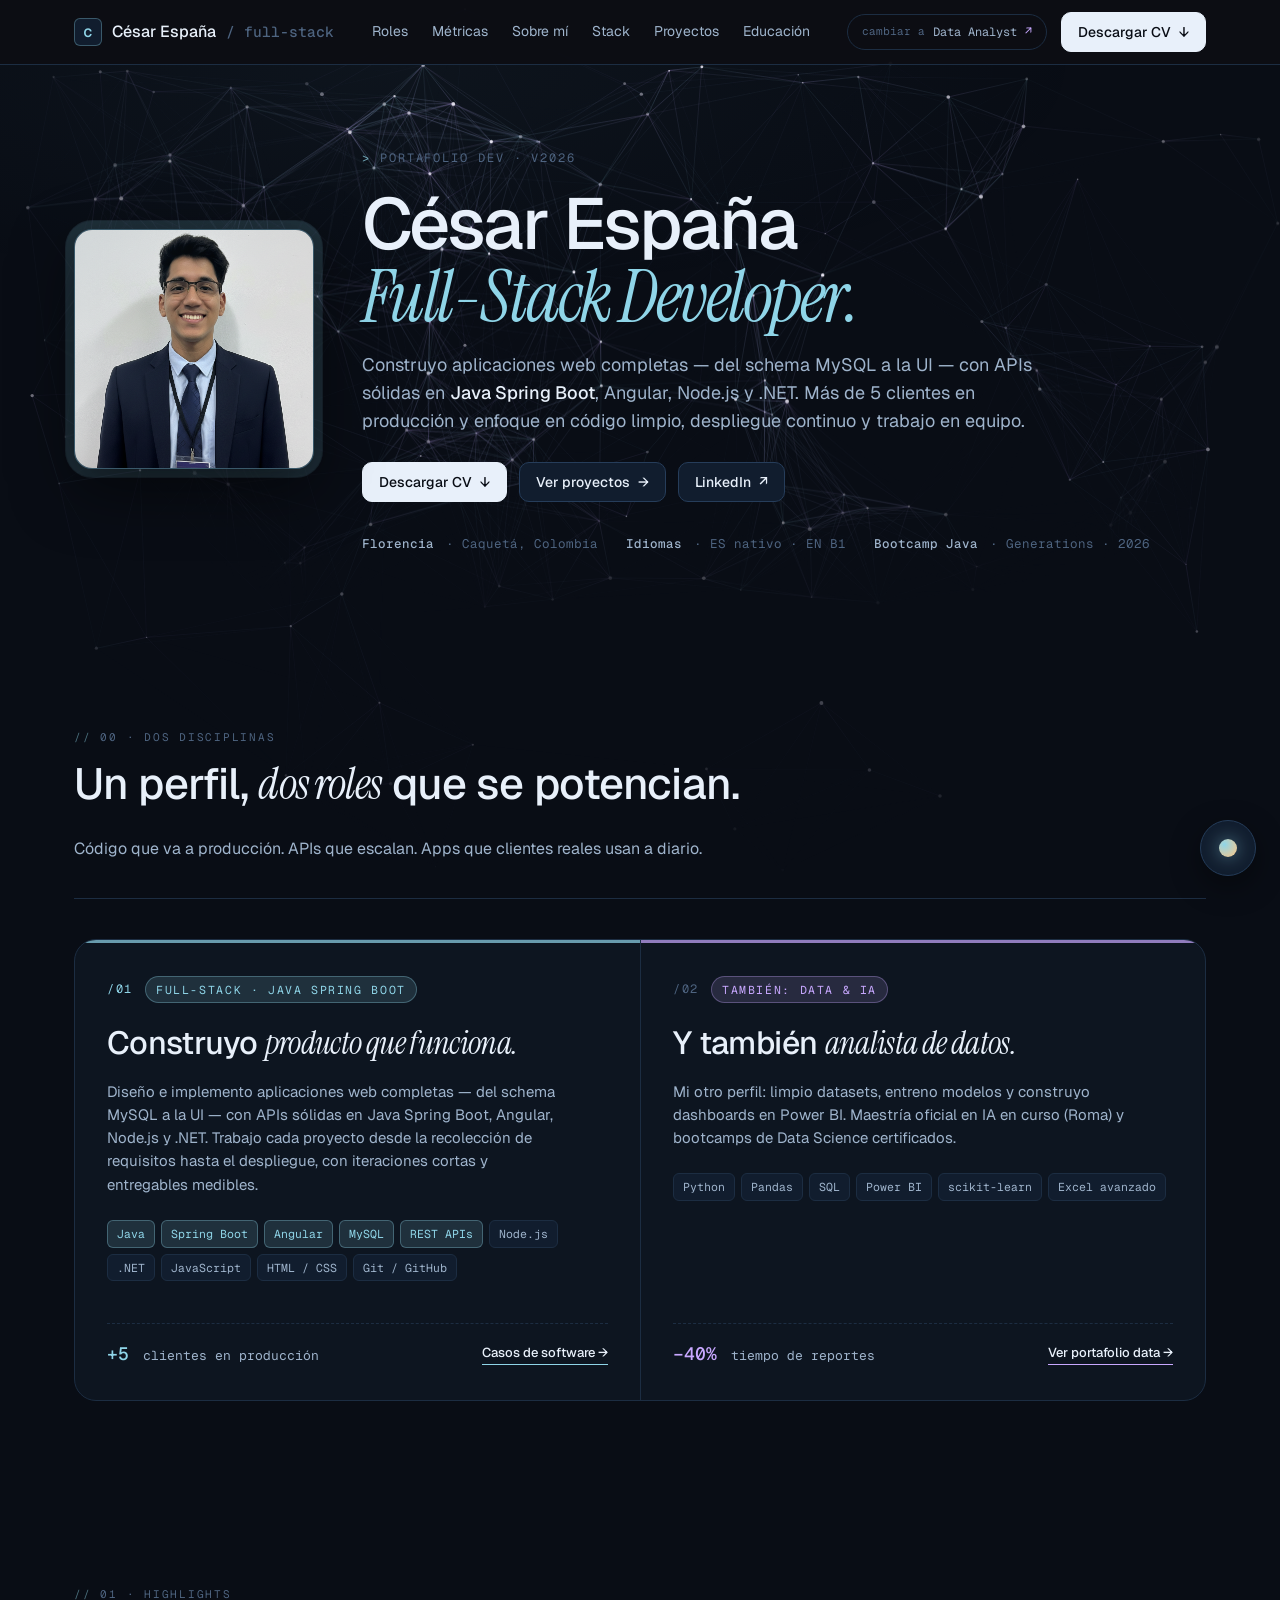
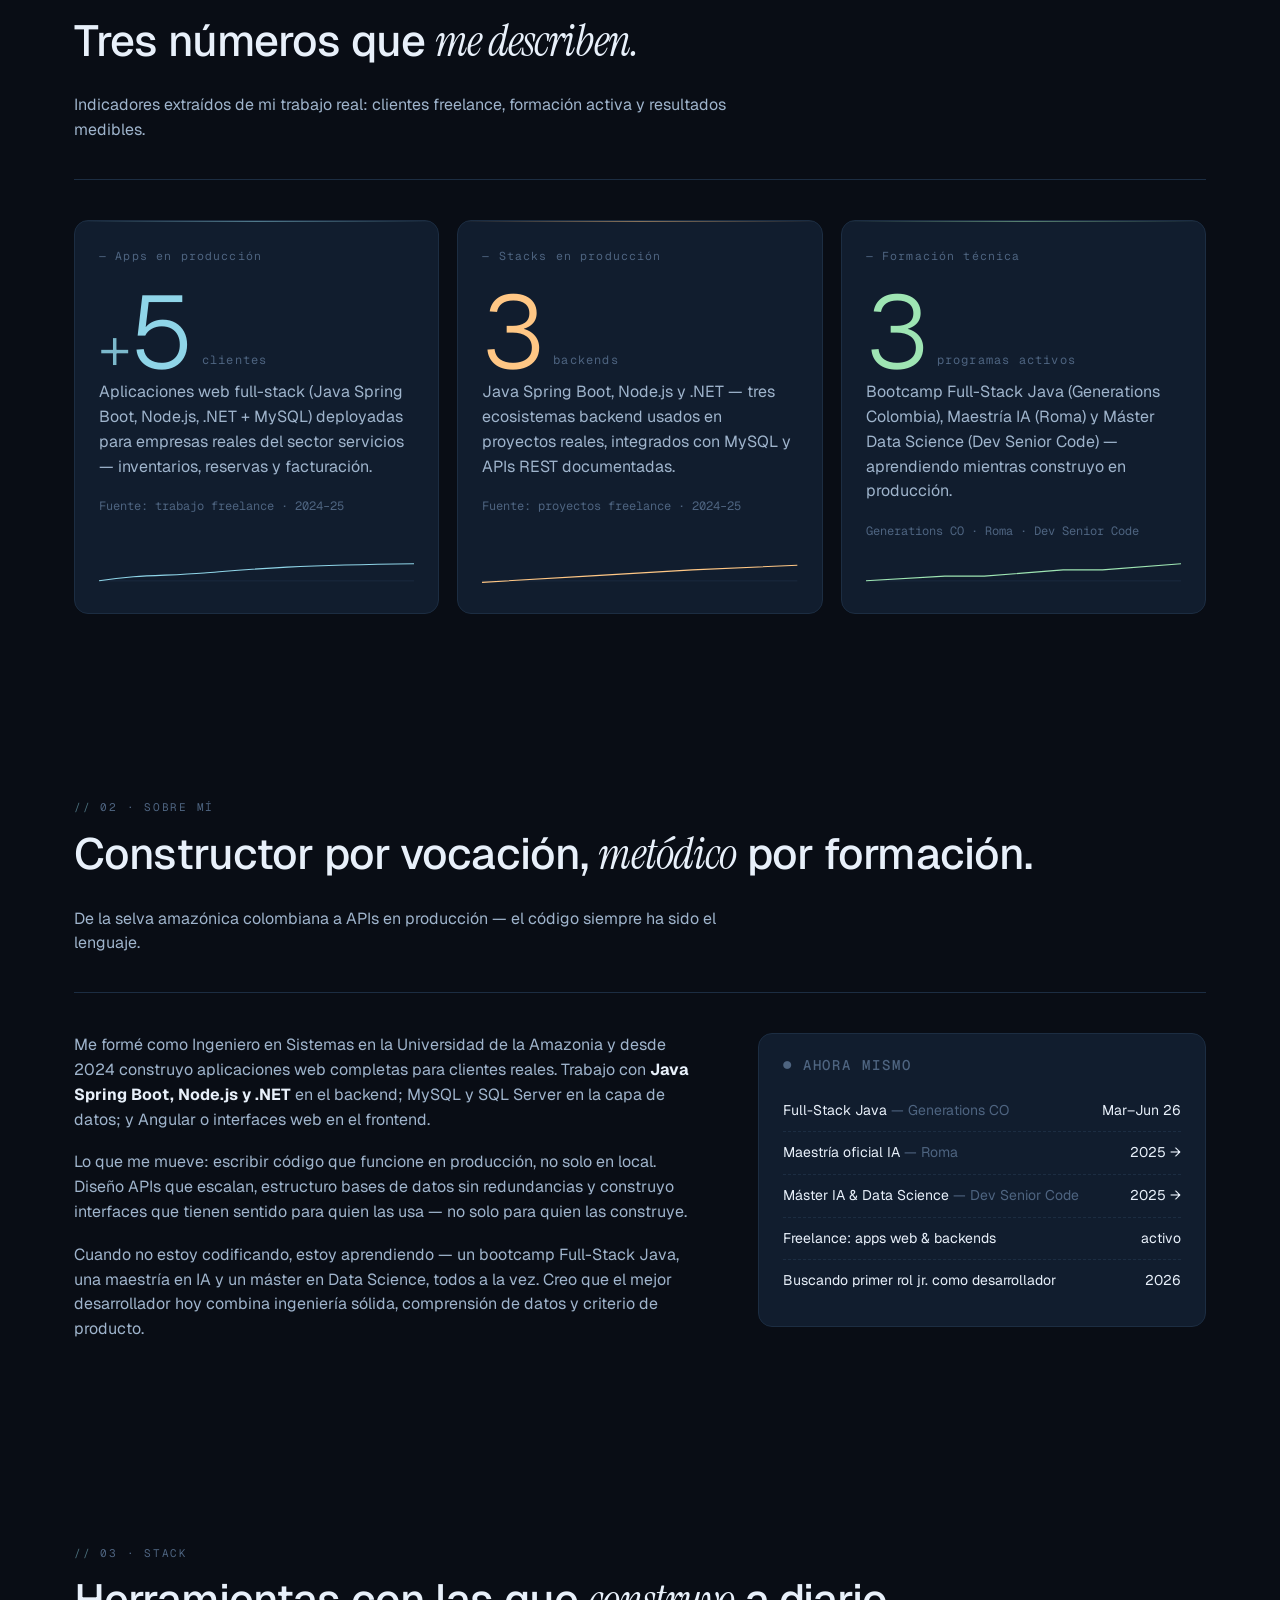
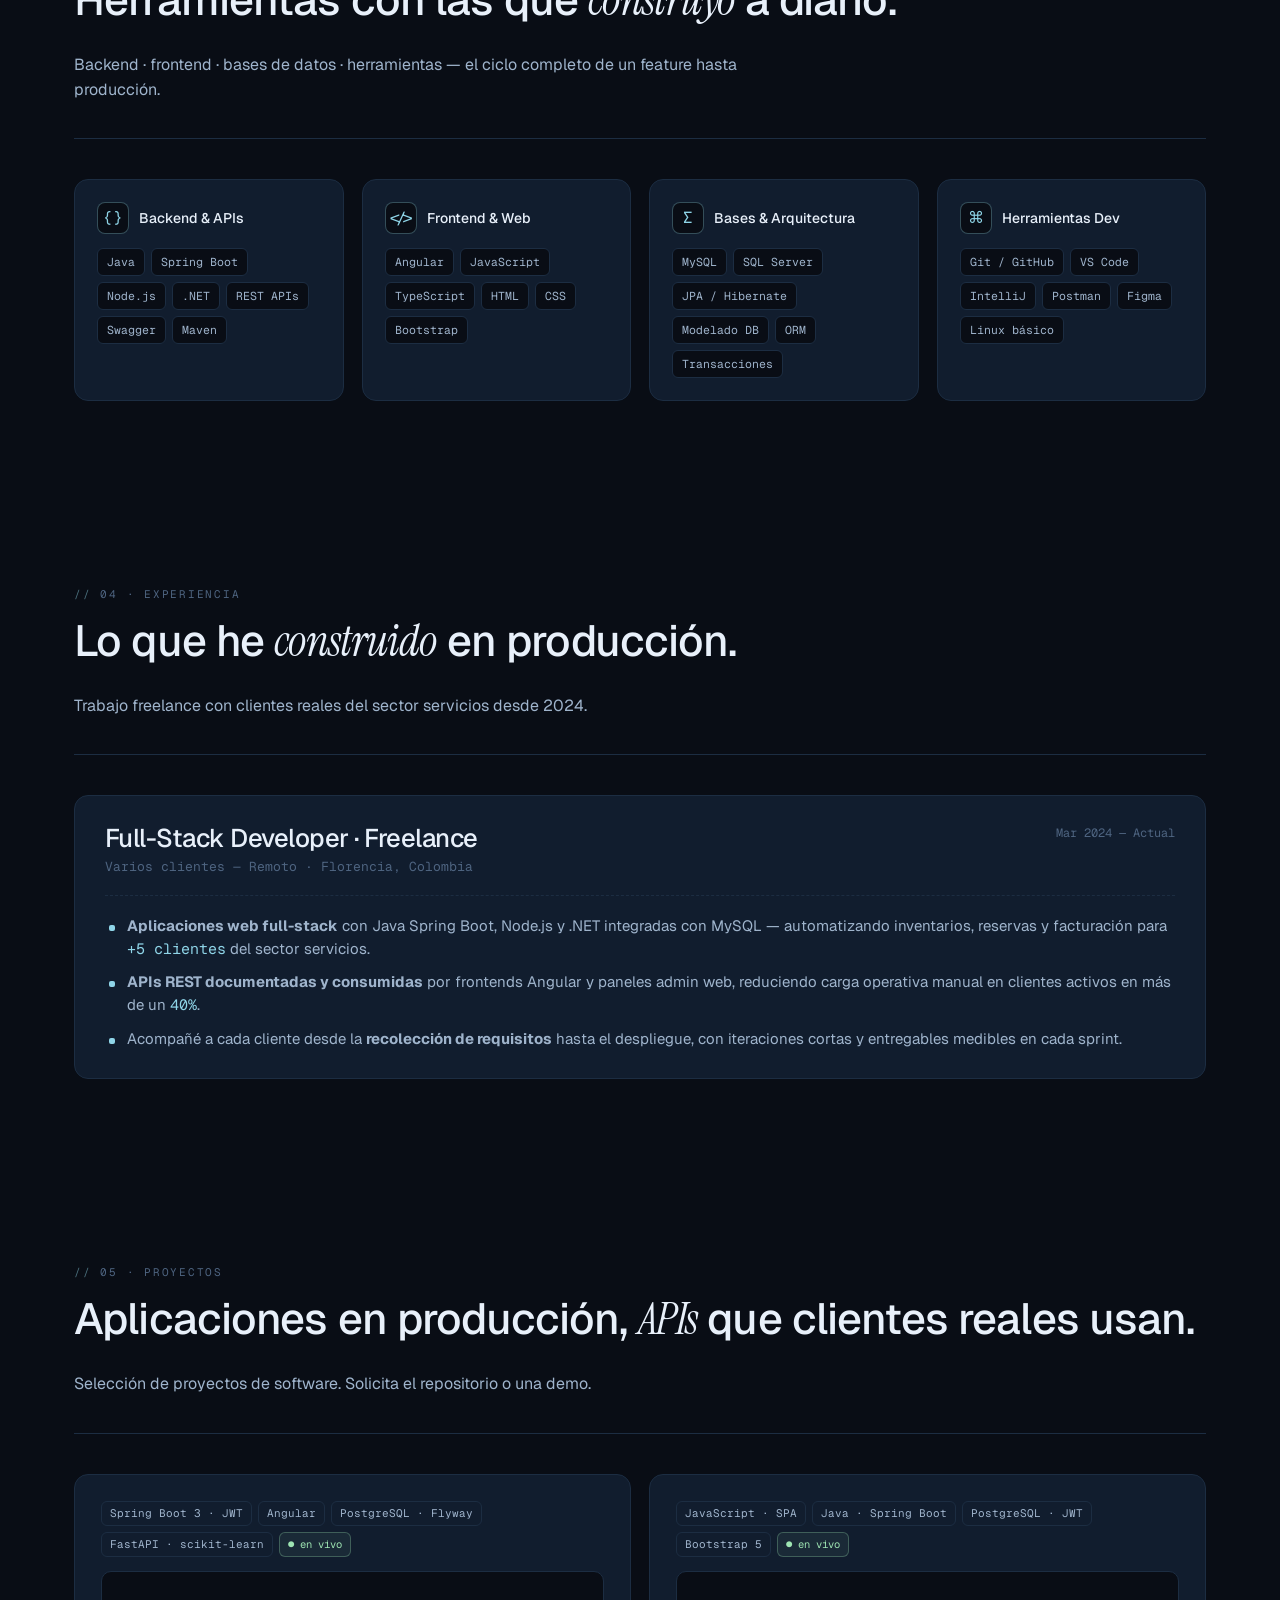
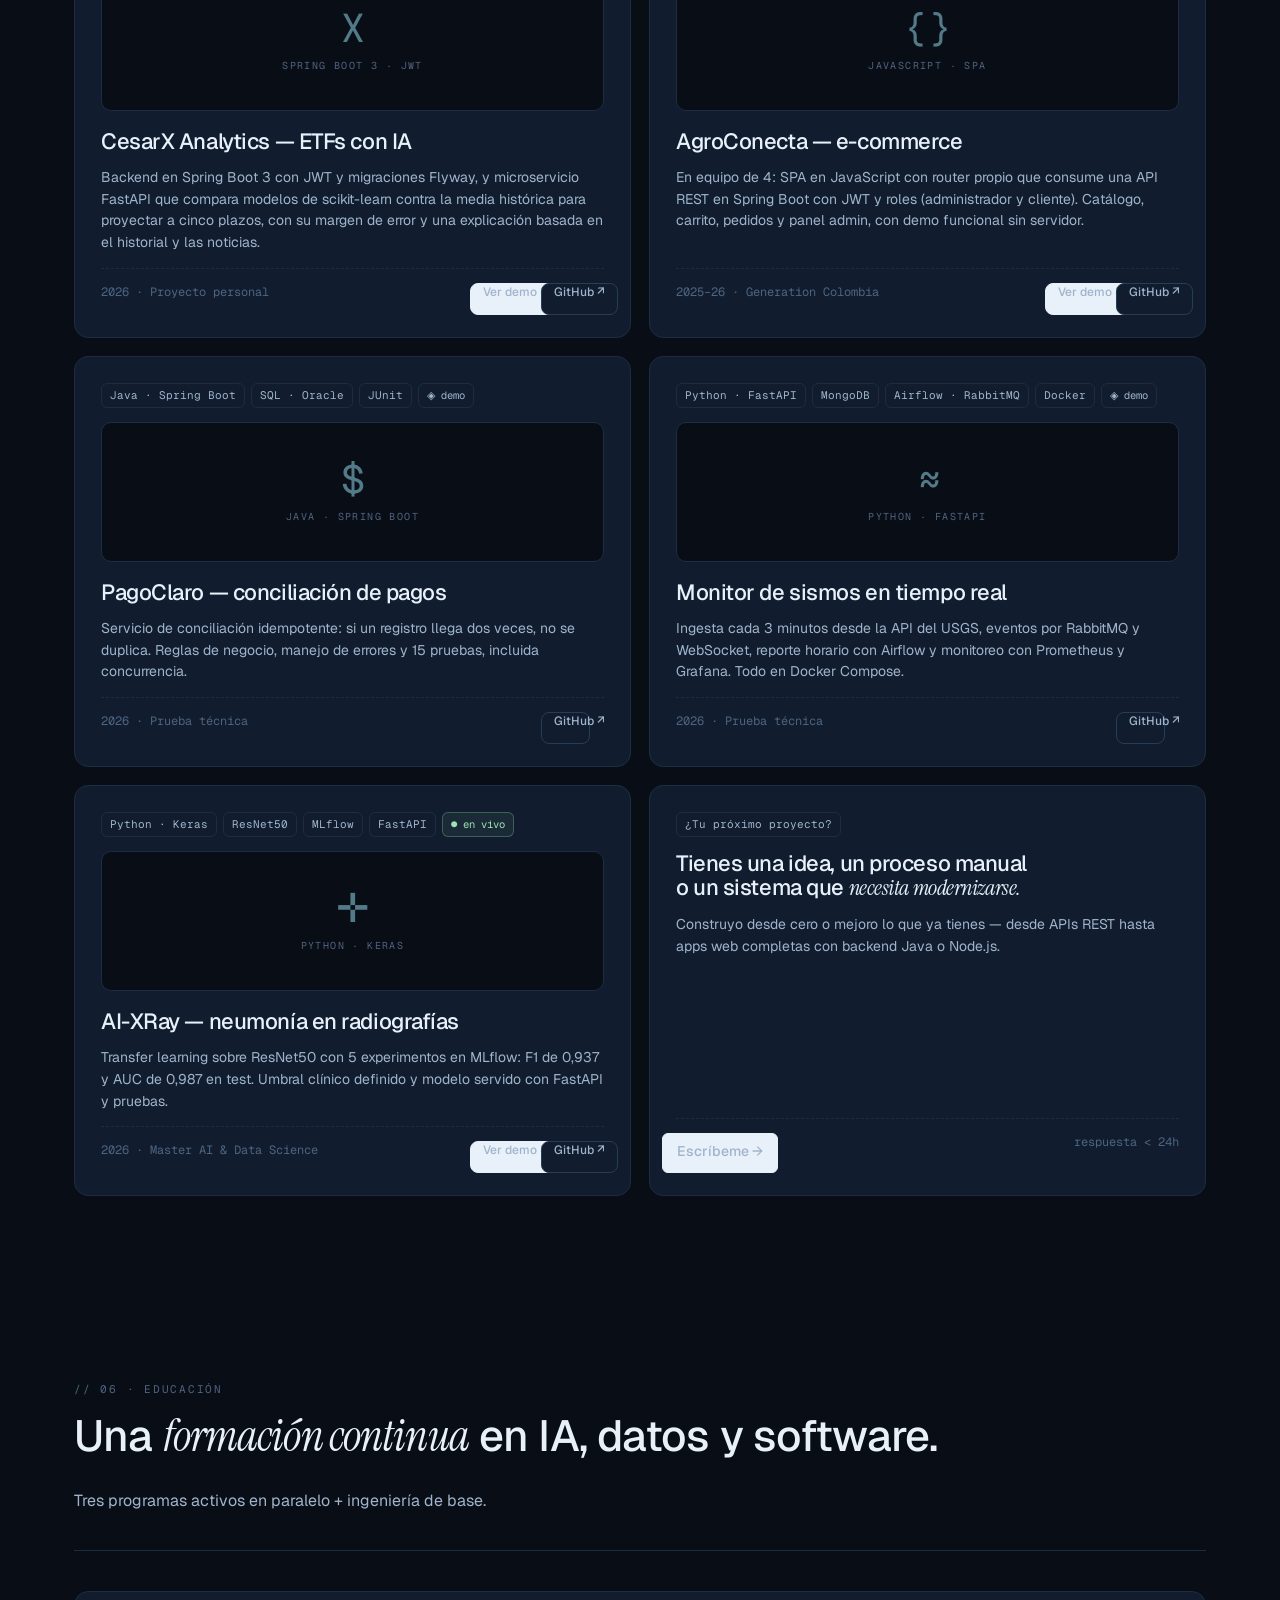
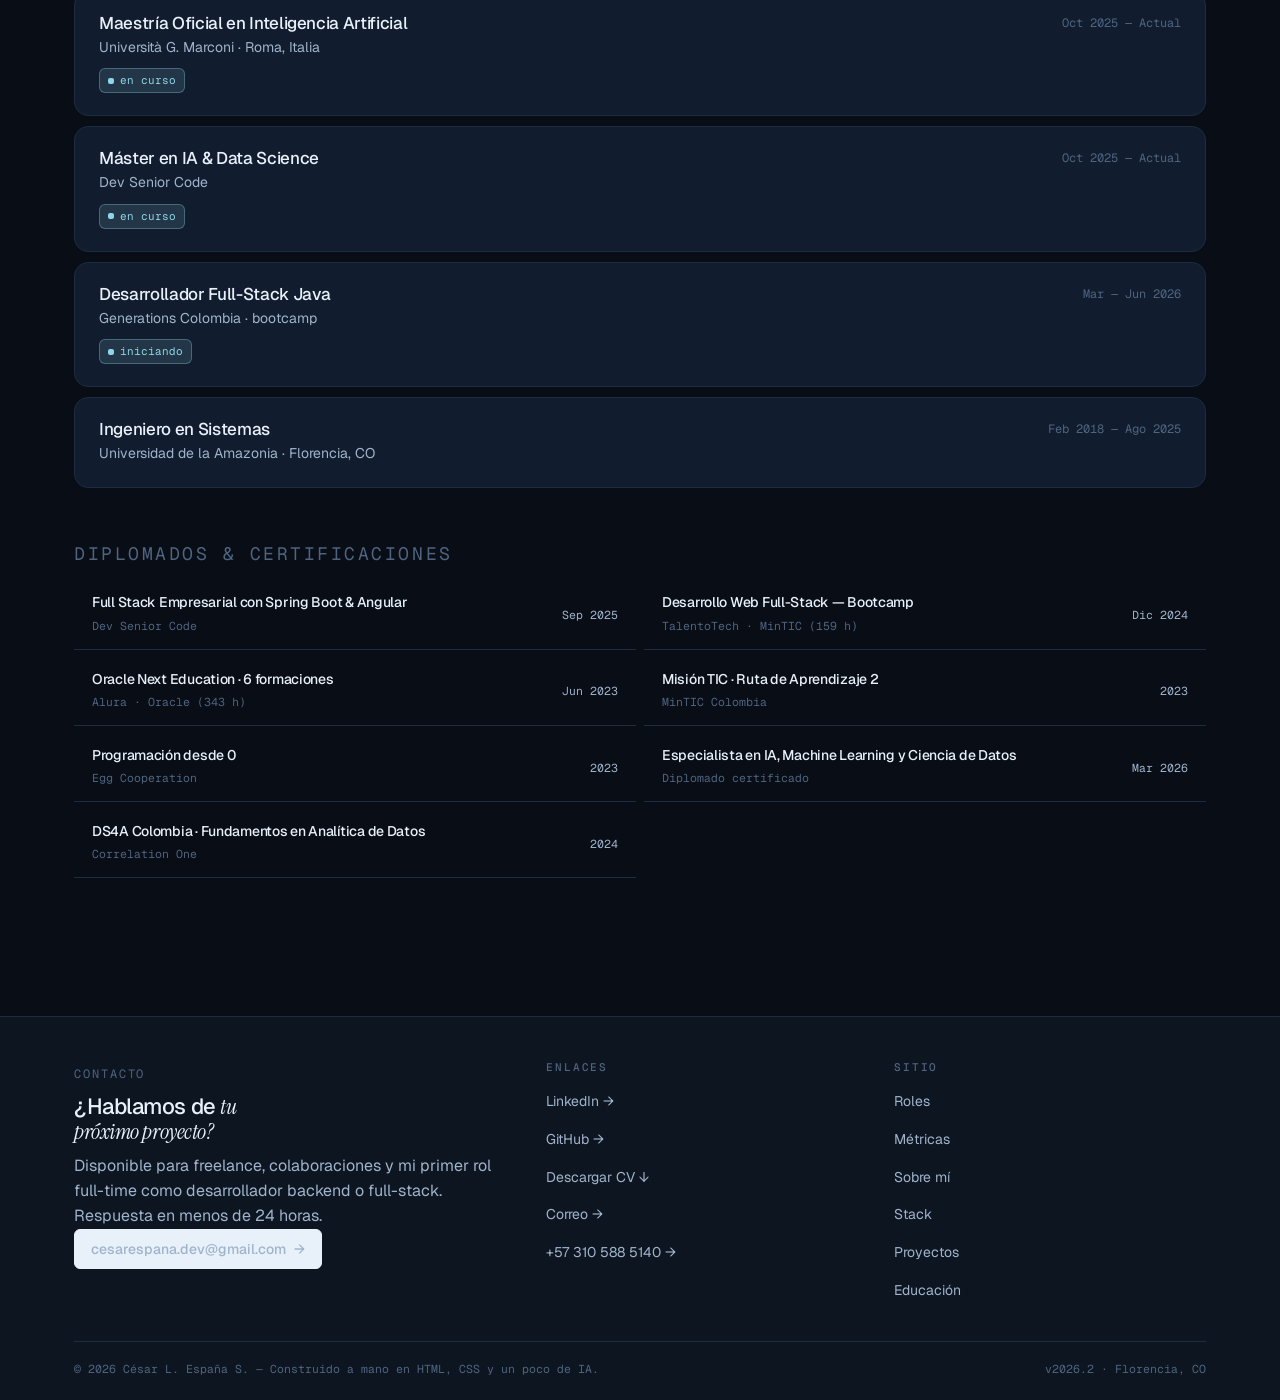
<file: dev.html>
<!doctype html>
<html lang="es">
<head>
<meta charset="utf-8" />
<meta name="viewport" content="width=device-width, initial-scale=1" />
<title>César España — Desarrollador Full-Stack · Java Spring Boot</title>
<meta name="description" content="Portafolio de César Libardo España Salguero como desarrollador full-stack: Java, Spring Boot, Angular, MySQL, Node.js, .NET." />

<!-- Favicon -->
<link rel="icon" href="data:image/svg+xml,%3Csvg xmlns='http://www.w3.org/2000/svg' viewBox='0 0 32 32'%3E%3Crect width='32' height='32' rx='8' fill='%2315131c'/%3E%3Ctext x='16' y='22' font-family='monospace' font-size='18' fill='%23c8a8ff' text-anchor='middle'%3Ec%3C/text%3E%3C/svg%3E" />

<!-- Tipografías -->
<link rel="preconnect" href="https://fonts.googleapis.com">
<link rel="preconnect" href="https://fonts.gstatic.com" crossorigin>
<link href="https://fonts.googleapis.com/css2?family=Geist:wght@300;400;500;600;700&family=Geist+Mono:wght@400;500&family=Instrument+Serif:ital@0;1&display=swap" rel="stylesheet">

<!-- Estilos (todo en un solo archivo, secciones marcadas) -->
<link rel="stylesheet" href="dev/dev.css" />
</head>

<body data-screen-label="Dev" class="view-dev">

<!-- Capa de fondo: red neuronal global -->
<canvas id="ambientNet" aria-hidden="true"></canvas>


<!-- ===================== NAV ===================== -->
<nav class="top">
  <div class="wrap row">
    <a class="brand" href="index.html">
      <span class="mark">c</span>
      <span>César España</span>
      <span class="mono muted">/ full-stack</span>
    </a>

    <div class="nav-links">
      <a href="#roles">Roles</a>
      <a href="#metrics">Métricas</a>
      <a href="#about">Sobre mí</a>
      <a href="#stack">Stack</a>
      <a href="#projects">Proyectos</a>
      <a href="#education">Educación</a>
    </div>

    <div class="nav-right">
      <a class="persp-switch" href="analyst.html" title="Cambiar a perspectiva Data">
        <span class="mono muted">cambiar a</span>
        <span>Data Analyst</span>
        <span class="arrow">↗</span>
      </a>
      <a class="btn btn-primary" href="assets/Cesar-Espana-CV.pdf" download>Descargar CV <span class="arrow">↓</span></a>
    </div>
  </div>
</nav>


<!-- ===================== HERO ===================== -->
<header class="hero" id="top">
  <div class="hero-grid"><canvas id="netCanvas"></canvas></div>

  <div class="wrap">
    <div class="hero-main">

      <!-- foto -->
      <div class="portrait">
        <img src="assets/cesar.jpg" alt="César Libardo España Salguero" />
      </div>

      <!-- texto -->
      <div>
        <span class="eyebrow">Portafolio Dev · v2026</span>

        <h1>
          César España<br/>
          <span class="serif">Full-Stack Developer.</span>
        </h1>

        <p class="lede">
          Construyo aplicaciones web completas — del schema MySQL a la UI — con APIs sólidas en
          <b style="color:var(--text); font-weight:500">Java Spring Boot</b>, Angular, Node.js y .NET.
          Más de 5 clientes en producción y enfoque en código limpio, despliegue continuo y trabajo en equipo.
        </p>

        <div class="hero-actions">
          <a class="btn btn-primary" href="assets/Cesar-Espana-CV.pdf" download>Descargar CV <span class="arrow">↓</span></a>
          <a class="btn" href="#projects">Ver proyectos <span class="arrow">→</span></a>
          <a class="btn" href="https://www.linkedin.com/in/cesar-libardo-espana-salguero-analista-de-datos-developer/" target="_blank" rel="noopener">LinkedIn <span class="arrow">↗</span></a>
        </div>

        <div class="meta-row">
          <span><b>Florencia</b> · Caquetá, Colombia</span>
          <span><b>Idiomas</b> · ES nativo · EN B1</span>
          <span><b>Bootcamp Java</b> · Generations · 2026</span>
        </div>
      </div>

    </div>
  </div>
</header>


<!-- ===================== DOS ROLES (separación clara) ===================== -->
<section id="roles">
  <div class="wrap">
    <div class="section-head">
      <div>
        <span class="section-tag">00 · Dos disciplinas</span>
        <h2>Un perfil, <span class="serif">dos roles</span> que se potencian.</h2>
      </div>
      <p>Código que va a producción. APIs que escalan. Apps que clientes reales usan a diario.</p>
    </div>
    <div class="section-divider"></div>

    <div class="roles">

      <!-- ROL 1: FULL-STACK JAVA (principal en esta vista) -->
      <article class="role dev reveal">
        <div class="role-head">
          <span class="role-num">/01</span>
          <span class="role-tag">Full-Stack · Java Spring Boot</span>
        </div>
        <h3>Construyo <span class="serif">producto que funciona.</span></h3>
        <p>Diseño e implemento aplicaciones web completas — del schema MySQL a la UI —
        con APIs sólidas en Java Spring Boot, Angular, Node.js y .NET. Trabajo cada proyecto desde
        la recolección de requisitos hasta el despliegue, con iteraciones cortas y entregables medibles.</p>
        <ul class="role-stack">
          <li class="key">Java</li>
          <li class="key">Spring Boot</li>
          <li class="key">Angular</li>
          <li class="key">MySQL</li>
          <li class="key">REST APIs</li>
          <li>Node.js</li>
          <li>.NET</li>
          <li>JavaScript</li>
          <li>HTML / CSS</li>
          <li>Git / GitHub</li>
        </ul>
        <div class="role-foot">
          <span class="role-stat"><b>+5</b> clientes en producción</span>
          <a href="#projects" class="role-link">Casos de software →</a>
        </div>
      </article>

      <!-- ROL 2: DATA (secundario, link a la otra perspectiva) -->
      <article class="role data reveal">
        <div class="role-head">
          <span class="role-num">/02</span>
          <span class="role-tag">también: Data &amp; IA</span>
        </div>
        <h3>Y también <span class="serif">analista de datos.</span></h3>
        <p>Mi otro perfil: limpio datasets, entreno modelos y construyo dashboards en Power BI.
        Maestría oficial en IA en curso (Roma) y bootcamps de Data Science certificados.</p>
        <ul class="role-stack">
          <li>Python</li>
          <li>Pandas</li>
          <li>SQL</li>
          <li>Power BI</li>
          <li>scikit-learn</li>
          <li>Excel avanzado</li>
        </ul>
        <div class="role-foot">
          <span class="role-stat"><b>−40%</b> tiempo de reportes</span>
          <a href="analyst.html" class="role-link">Ver portafolio data →</a>
        </div>
      </article>

    </div>
  </div>
</section>


<!-- ===================== MÉTRICAS ===================== -->
<section id="metrics">
  <div class="wrap">
    <div class="section-head">
      <div>
        <span class="section-tag">01 · Highlights</span>
        <h2>Tres números que <span class="serif">me describen.</span></h2>
      </div>
      <p>Indicadores extraídos de mi trabajo real: clientes freelance, formación activa y resultados medibles.</p>
    </div>
    <div class="section-divider"></div>

    <div class="metrics">
      <article class="metric reveal">
        <div>
          <div class="label">— Apps en producción</div>
          <div class="num"><span class="sign">+</span><span data-count="5">0</span><span class="unit">clientes</span></div>
          <p class="desc">Aplicaciones web full-stack (Java Spring Boot, Node.js, .NET + MySQL) deployadas para empresas reales del sector servicios — inventarios, reservas y facturación.</p>
          <p class="ctx">Fuente: trabajo freelance · 2024–25</p>
        </div>
        <svg class="spark" viewBox="0 0 240 36" preserveAspectRatio="none">
          <path class="bg" d="M0 28 L240 28"/>
          <path class="fg" d="M0 28 C 30 20, 50 22, 80 18 S 140 8, 240 6"/>
        </svg>
      </article>

      <article class="metric cyan reveal">
        <div>
          <div class="label">— Stacks en producción</div>
          <div class="num"><span data-count="3">0</span><span class="unit">backends</span></div>
          <p class="desc">Java Spring Boot, Node.js y .NET — tres ecosistemas backend usados en proyectos reales, integrados con MySQL y APIs REST documentadas.</p>
          <p class="ctx">Fuente: proyectos freelance · 2024–25</p>
        </div>
        <svg class="spark" viewBox="0 0 240 36" preserveAspectRatio="none">
          <path class="bg" d="M0 28 L240 28"/>
          <path class="fg" d="M0 30 L 80 22 L 160 14 L 240 8"/>
        </svg>
      </article>

      <article class="metric amber reveal">
        <div>
          <div class="label">— Formación técnica</div>
          <div class="num"><span data-count="3">0</span><span class="unit">programas activos</span></div>
          <p class="desc">Bootcamp Full-Stack Java (Generations Colombia), Maestría IA (Roma) y Máster Data Science (Dev Senior Code) — aprendiendo mientras construyo en producción.</p>
          <p class="ctx">Generations CO · Roma · Dev Senior Code</p>
        </div>
        <svg class="spark" viewBox="0 0 240 36" preserveAspectRatio="none">
          <path class="bg" d="M0 28 L240 28"/>
          <path class="fg" d="M0 28 L 60 22 L 90 22 L 150 14 L 180 14 L 240 6"/>
        </svg>
      </article>
    </div>
  </div>
</section>


<!-- ===================== SOBRE MÍ ===================== -->
<section id="about">
  <div class="wrap">
    <div class="section-head">
      <div>
        <span class="section-tag">02 · Sobre mí</span>
        <h2>Constructor por vocación, <span class="serif">metódico</span> por formación.</h2>
      </div>
      <p>De la selva amazónica colombiana a APIs en producción — el código siempre ha sido el lenguaje.</p>
    </div>
    <div class="section-divider"></div>

    <div class="about-grid">
      <div>
        <p>Me formé como Ingeniero en Sistemas en la Universidad de la Amazonia y desde 2024 construyo aplicaciones web completas para clientes reales. Trabajo con <b style="color:var(--text)">Java Spring Boot, Node.js y .NET</b> en el backend; MySQL y SQL Server en la capa de datos; y Angular o interfaces web en el frontend.</p>
        <p>Lo que me mueve: escribir código que funcione en producción, no solo en local. Diseño APIs que escalan, estructuro bases de datos sin redundancias y construyo interfaces que tienen sentido para quien las usa — no solo para quien las construye.</p>
        <p>Cuando no estoy codificando, estoy aprendiendo — un bootcamp Full-Stack Java, una maestría en IA y un máster en Data Science, todos a la vez. Creo que el mejor desarrollador hoy combina ingeniería sólida, comprensión de datos y criterio de producto.</p>
      </div>

      <aside class="now-card">
        <h3>● Ahora mismo</h3>
        <div class="now-list">
          <div class="row"><span class="what">Full-Stack Java <span class="muted">— Generations CO</span></span><span class="when">Mar–Jun 26</span></div>
          <div class="row"><span class="what">Maestría oficial IA <span class="muted">— Roma</span></span><span class="when">2025 →</span></div>
          <div class="row"><span class="what">Máster IA &amp; Data Science <span class="muted">— Dev Senior Code</span></span><span class="when">2025 →</span></div>
          <div class="row"><span class="what">Freelance: apps web &amp; backends</span><span class="when">activo</span></div>
          <div class="row"><span class="what">Buscando primer rol jr. como desarrollador</span><span class="when">2026</span></div>
        </div>
      </aside>
    </div>
  </div>
</section>


<!-- ===================== STACK ===================== -->
<section id="stack">
  <div class="wrap">
    <div class="section-head">
      <div>
        <span class="section-tag">03 · Stack</span>
        <h2>Herramientas con las que <span class="serif">construyo</span> a diario.</h2>
      </div>
      <p>Backend · frontend · bases de datos · herramientas — el ciclo completo de un feature hasta producción.</p>
    </div>
    <div class="section-divider"></div>

    <div class="stack-grid">
      <div class="stack-card reveal">
        <div class="head"><div class="icon">{}</div><div class="name">Backend &amp; APIs</div></div>
        <ul><li>Java</li><li>Spring Boot</li><li>Node.js</li><li>.NET</li><li>REST APIs</li><li>Swagger</li><li>Maven</li></ul>
      </div>
      <div class="stack-card reveal">
        <div class="head"><div class="icon">&lt;/&gt;</div><div class="name">Frontend &amp; Web</div></div>
        <ul><li>Angular</li><li>JavaScript</li><li>TypeScript</li><li>HTML</li><li>CSS</li><li>Bootstrap</li></ul>
      </div>
      <div class="stack-card reveal">
        <div class="head"><div class="icon">∑</div><div class="name">Bases &amp; Arquitectura</div></div>
        <ul><li>MySQL</li><li>SQL Server</li><li>JPA / Hibernate</li><li>Modelado DB</li><li>ORM</li><li>Transacciones</li></ul>
      </div>
      <div class="stack-card reveal">
        <div class="head"><div class="icon">⌘</div><div class="name">Herramientas Dev</div></div>
        <ul><li>Git / GitHub</li><li>VS Code</li><li>IntelliJ</li><li>Postman</li><li>Figma</li><li>Linux básico</li></ul>
      </div>
    </div>
  </div>
</section>


<!-- ===================== EXPERIENCIA ===================== -->
<section id="experience">
  <div class="wrap">
    <div class="section-head">
      <div>
        <span class="section-tag">04 · Experiencia</span>
        <h2>Lo que he <span class="serif">construido</span> en producción.</h2>
      </div>
      <p>Trabajo freelance con clientes reales del sector servicios desde 2024.</p>
    </div>
    <div class="section-divider"></div>

    <article class="exp reveal">
      <div class="head">
        <div>
          <h3>Full-Stack Developer · Freelance</h3>
          <div class="role">Varios clientes — Remoto · Florencia, Colombia</div>
        </div>
        <span class="when">Mar 2024 — Actual</span>
      </div>
      <ul>
        <li><b>Aplicaciones web full-stack</b> con Java Spring Boot, Node.js y .NET integradas con MySQL — automatizando inventarios, reservas y facturación para <span class="hl">+5 clientes</span> del sector servicios.</li>
        <li><b>APIs REST documentadas y consumidas</b> por frontends Angular y paneles admin web, reduciendo carga operativa manual en clientes activos en más de un <span class="hl">40%</span>.</li>
        <li>Acompañé a cada cliente desde la <b>recolección de requisitos</b> hasta el despliegue, con iteraciones cortas y entregables medibles en cada sprint.</li>
      </ul>
    </article>
  </div>
</section>


<!-- ===================== PROYECTOS ===================== -->
<section id="projects">
  <div class="wrap">
    <div class="section-head">
      <div>
        <span class="section-tag">05 · Proyectos</span>
        <h2>Aplicaciones en producción, <span class="serif">APIs</span> que clientes reales usan.</h2>
      </div>
      <p>Selección de proyectos de software. Solicita el repositorio o una demo.</p>
    </div>
    <div class="section-divider"></div>

    <div class="projects">

      <!-- Tarjetas generadas dinámicamente desde projects-data.js -->
      <div id="projects-grid" style="display:contents"></div>

      <!-- Tarjeta de contacto — siempre al final -->
      <article class="proj reveal proj-cta">
        <div class="tags"><span class="tag">¿Tu próximo proyecto?</span></div>
        <h3>Tienes una idea, un proceso manual o un sistema que <span class="serif">necesita modernizarse.</span></h3>
        <p>Construyo desde cero o mejoro lo que ya tienes — desde APIs REST hasta apps web completas con backend Java o Node.js.</p>
        <div class="foot">
          <a class="btn btn-primary" href="mailto:cesarespana.dev@gmail.com">Escríbeme <span class="arrow">→</span></a>
          <span>respuesta &lt; 24h</span>
        </div>
      </article>

    </div>
  </div>
</section>


<!-- ===================== EDUCACIÓN ===================== -->
<section id="education">
  <div class="wrap">
    <div class="section-head">
      <div>
        <span class="section-tag">06 · Educación</span>
        <h2>Una <span class="serif">formación continua</span> en IA, datos y software.</h2>
      </div>
      <p>Tres programas activos en paralelo + ingeniería de base.</p>
    </div>
    <div class="section-divider"></div>

    <ol class="edu-list">
      <li class="edu-item">
        <div>
          <h4>Maestría Oficial en Inteligencia Artificial</h4>
          <div class="org">Università G. Marconi · Roma, Italia</div>
          <span class="badge"><span class="d"></span>en curso</span>
        </div>
        <span class="when">Oct 2025 — Actual</span>
      </li>
      <li class="edu-item">
        <div>
          <h4>Máster en IA &amp; Data Science</h4>
          <div class="org">Dev Senior Code</div>
          <span class="badge"><span class="d"></span>en curso</span>
        </div>
        <span class="when">Oct 2025 — Actual</span>
      </li>
      <li class="edu-item">
        <div>
          <h4>Desarrollador Full-Stack Java</h4>
          <div class="org">Generations Colombia · bootcamp</div>
          <span class="badge"><span class="d"></span>iniciando</span>
        </div>
        <span class="when">Mar — Jun 2026</span>
      </li>
      <li class="edu-item">
        <div>
          <h4>Ingeniero en Sistemas</h4>
          <div class="org">Universidad de la Amazonia · Florencia, CO</div>
        </div>
        <span class="when">Feb 2018 — Ago 2025</span>
      </li>
    </ol>

    <!-- Diplomados / Certificaciones complementarias -->
    <h3 class="cert-title">Diplomados &amp; Certificaciones</h3>
    <ul class="cert-list">
      <li class="cert" data-pdf="assets/diplomas/spring-boot-angular.pdf" tabindex="0">
        <h4>Full Stack Empresarial con Spring Boot &amp; Angular</h4>
        <span class="cert-org">Dev Senior Code</span>
        <span class="cert-when">Sep 2025</span>
      </li>
      <li class="cert" data-pdf="assets/diplomas/talento-tech-fullstack.pdf" tabindex="0">
        <h4>Desarrollo Web Full-Stack — Bootcamp</h4>
        <span class="cert-org">TalentoTech · MinTIC (159 h)</span>
        <span class="cert-when">Dic 2024</span>
      </li>
      <li class="cert" data-pdf="assets/diplomas/oracle-alura.pdf" tabindex="0">
        <h4>Oracle Next Education · 6 formaciones</h4>
        <span class="cert-org">Alura · Oracle (343 h)</span>
        <span class="cert-when">Jun 2023</span>
      </li>
      <li class="cert" data-pdf="assets/diplomas/mision-tic.pdf" tabindex="0">
        <h4>Misión TIC · Ruta de Aprendizaje 2</h4>
        <span class="cert-org">MinTIC Colombia</span>
        <span class="cert-when">2023</span>
      </li>
      <li class="cert" data-pdf="assets/diplomas/egg-programacion-0.pdf" tabindex="0">
        <h4>Programación desde 0</h4>
        <span class="cert-org">Egg Cooperation</span>
        <span class="cert-when">2023</span>
      </li>
      <li class="cert" data-pdf="assets/diplomas/ia-ml-data-science.pdf" tabindex="0">
        <h4>Especialista en IA, Machine Learning y Ciencia de Datos</h4>
        <span class="cert-org">Diplomado certificado</span>
        <span class="cert-when">Mar 2026</span>
      </li>
      <li class="cert" data-pdf="assets/diplomas/ds4a-correlation-one.pdf" tabindex="0">
        <h4>DS4A Colombia · Fundamentos en Analítica de Datos</h4>
        <span class="cert-org">Correlation One</span>
        <span class="cert-when">2024</span>
      </li>
    </ul>
  </div>
</section>


<!-- ===================== FOOTER / CONTACTO ===================== -->
<footer class="foot" id="contact">
  <div class="wrap">
    <div class="foot-grid">
      <div class="hello">
        <span class="eyebrow">Contacto</span>
        <h3>¿Hablamos de <span class="serif">tu próximo proyecto?</span></h3>
        <p>Disponible para freelance, colaboraciones y mi primer rol full-time como desarrollador backend o full-stack. Respuesta en menos de 24 horas.</p>
        <a class="btn btn-primary" href="mailto:cesarespana.dev@gmail.com">cesarespana.dev@gmail.com <span class="arrow">→</span></a>
      </div>
      <div>
        <h4>Enlaces</h4>
        <a href="https://www.linkedin.com/in/cesar-libardo-espana-salguero-analista-de-datos-developer/" target="_blank" rel="noopener">LinkedIn →</a>
        <a href="https://github.com/" target="_blank" rel="noopener">GitHub →</a>
        <a href="assets/Cesar-Espana-CV.pdf" download>Descargar CV ↓</a>
        <a href="mailto:cesarespana.dev@gmail.com">Correo →</a>
        <a href="tel:+573105885140">+57 310 588 5140 →</a>
      </div>
      <div>
        <h4>Sitio</h4>
        <a href="#roles">Roles</a>
        <a href="#metrics">Métricas</a>
        <a href="#about">Sobre mí</a>
        <a href="#stack">Stack</a>
        <a href="#projects">Proyectos</a>
        <a href="#education">Educación</a>
      </div>
    </div>
    <div class="copyright">
      <span>© 2026 César L. España S. — Construido a mano en HTML, CSS y un poco de IA.</span>
      <span>v2026.2 · Florencia, CO</span>
    </div>
  </div>
</footer>


<!-- ===================== WIDGET DE IA ===================== -->
<button class="ai-orb" id="aiOrb" aria-label="Pregúntale a la IA del portafolio">
  <span class="glyph"></span>
</button>

<aside class="ai-panel" id="aiPanel" role="dialog" aria-label="Asistente IA">
  <header class="ph">
    <span class="glyph"></span>
    <div>
      <div class="ttl">Asistente del portafolio</div>
      <div class="sub">// pregúntame sobre César</div>
    </div>
    <button class="x" id="aiClose" aria-label="Cerrar">×</button>
  </header>

  <div class="body" id="aiBody">
    <div class="ai-msg bot">
      Hola — soy el asistente del portafolio de César. Puedo resumir su experiencia, su stack o ayudarte a redactar un mensaje. ¿Qué quieres saber?
    </div>
  </div>

  <div class="ai-suggestions">
    <button class="ai-sug">¿Por qué contratarlo?</button>
    <button class="ai-sug">Resumen en 2 frases</button>
    <button class="ai-sug">¿Cuál es su stack de IA?</button>
    <button class="ai-sug">Redacta un email de contacto</button>
  </div>

  <form class="ai-input" id="aiForm">
    <input id="aiInput" placeholder="Pregunta lo que quieras…" autocomplete="off" />
    <button type="submit">Enviar</button>
  </form>
</aside>


<!-- ===================== MODAL DE DIPLOMAS ===================== -->
<div class="pdf-modal" id="pdfModal" aria-hidden="true" role="dialog">
  <div class="pdf-modal-bg"></div>
  <div class="pdf-modal-card">
    <header class="pdf-modal-head">
      <span class="pdf-modal-title" id="pdfModalTitle">Diploma</span>
      <div class="pdf-modal-actions">
        <a class="btn" id="pdfModalDownload" href="#" download>Descargar <span class="arrow">↓</span></a>
        <button class="pdf-modal-close" id="pdfModalClose" aria-label="Cerrar">×</button>
      </div>
    </header>
    <iframe class="pdf-modal-frame" id="pdfModalFrame" title="Diploma"></iframe>
  </div>
</div>

<!-- ===================== SCRIPT ===================== -->
<script src="projects-data.js"></script>
<script src="dev/dev.js"></script>

</body>
</html>
</file>
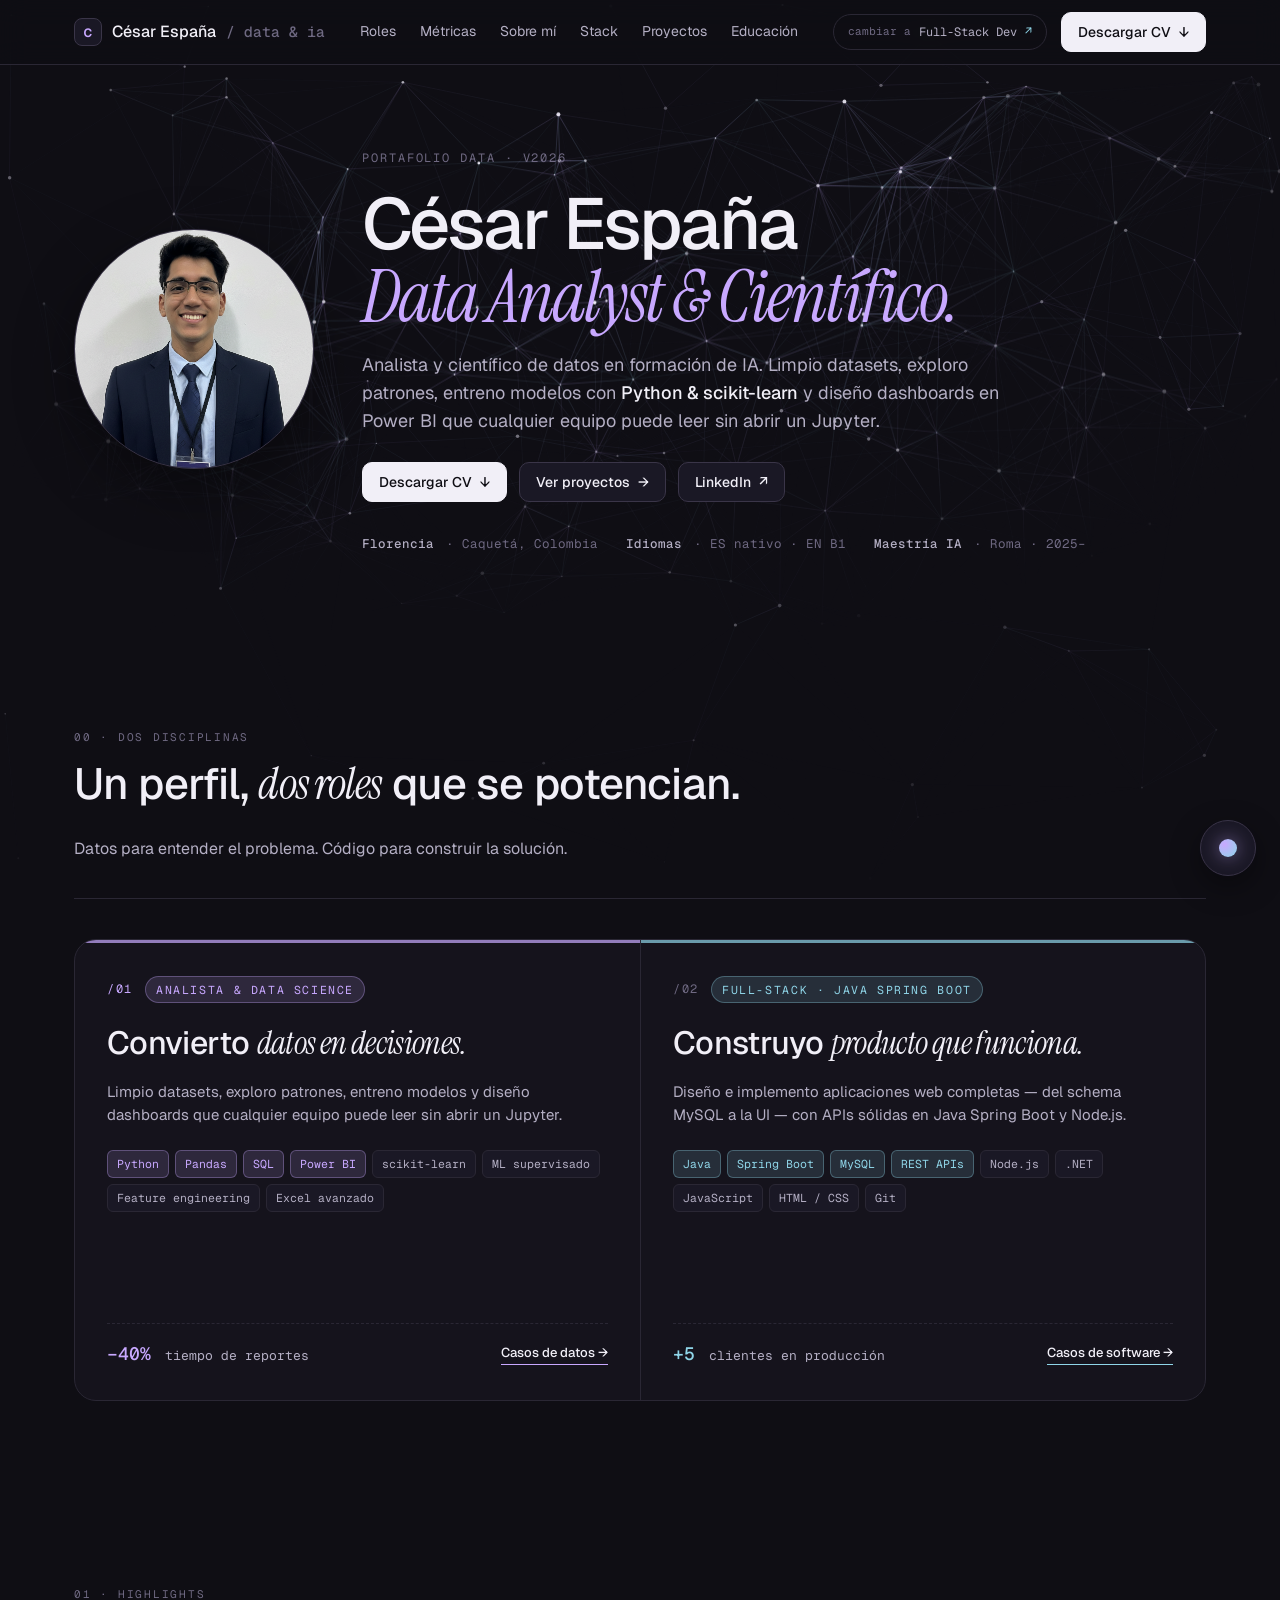
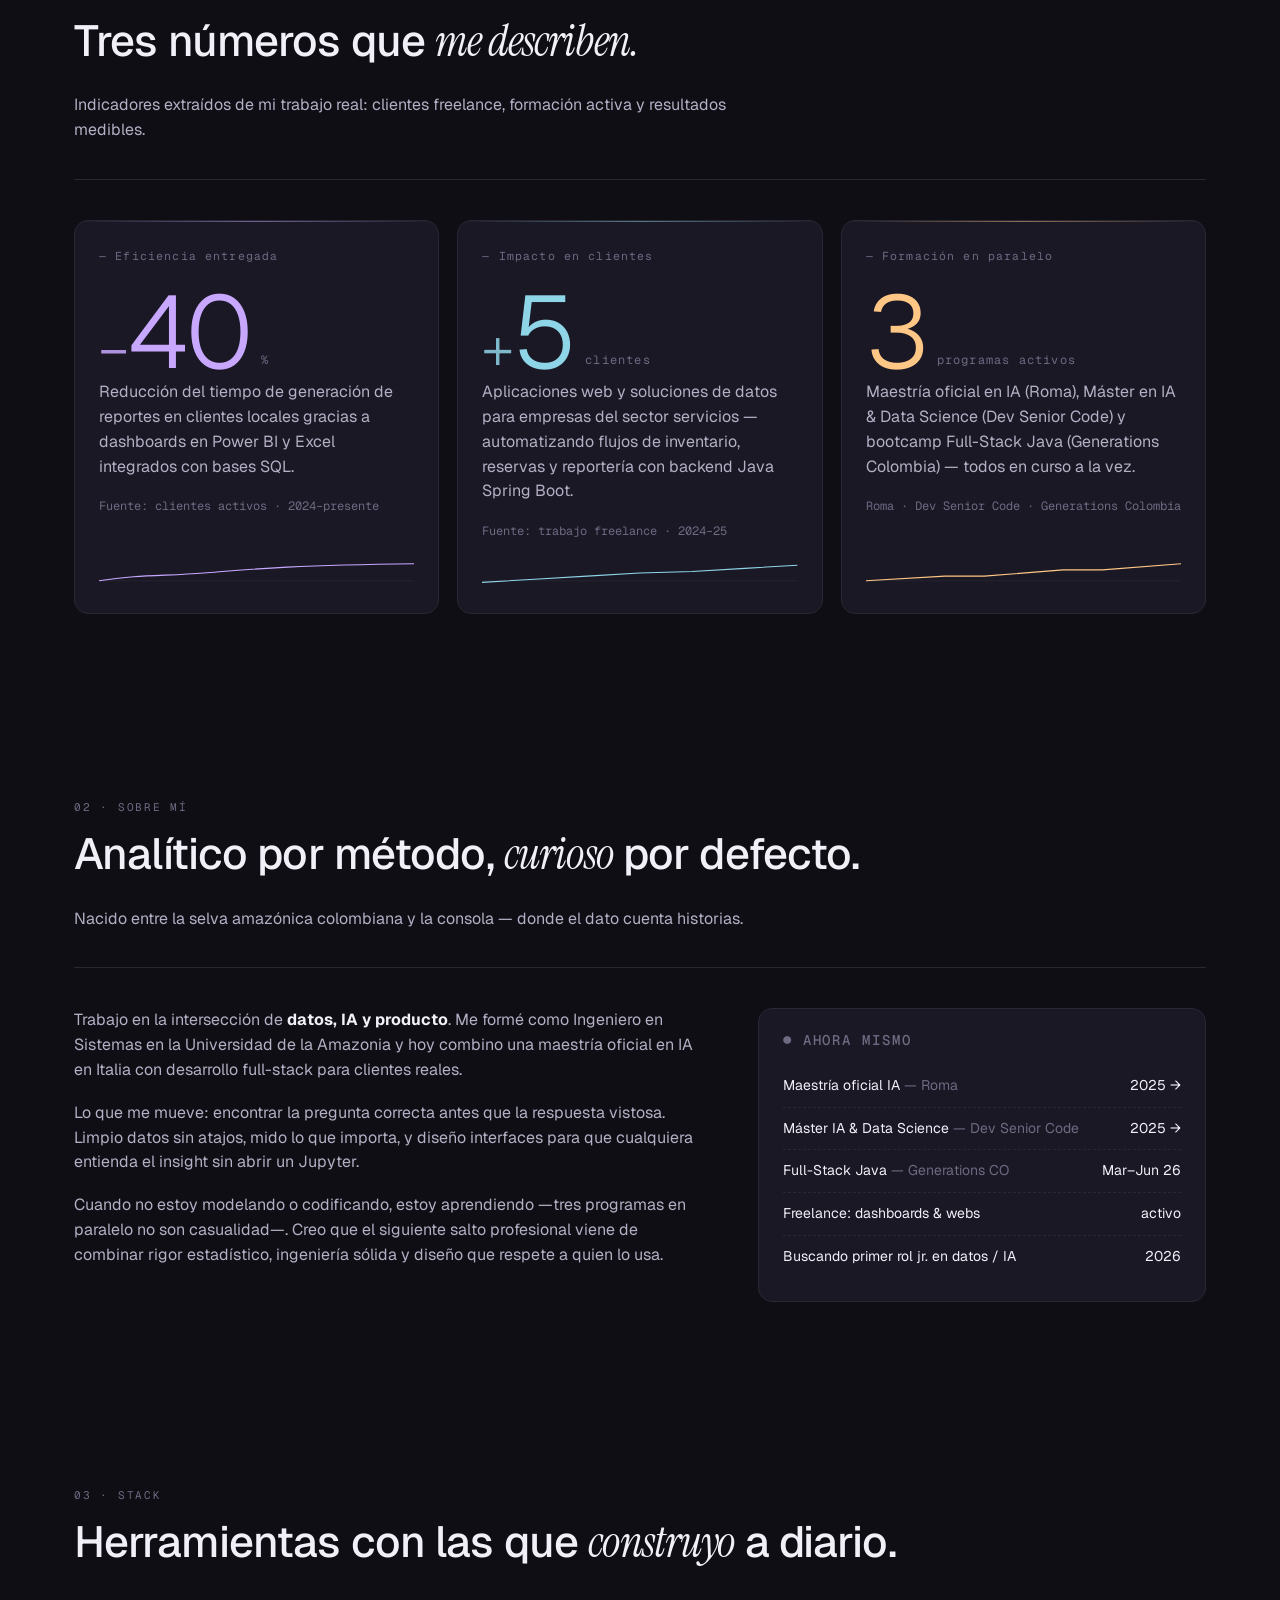
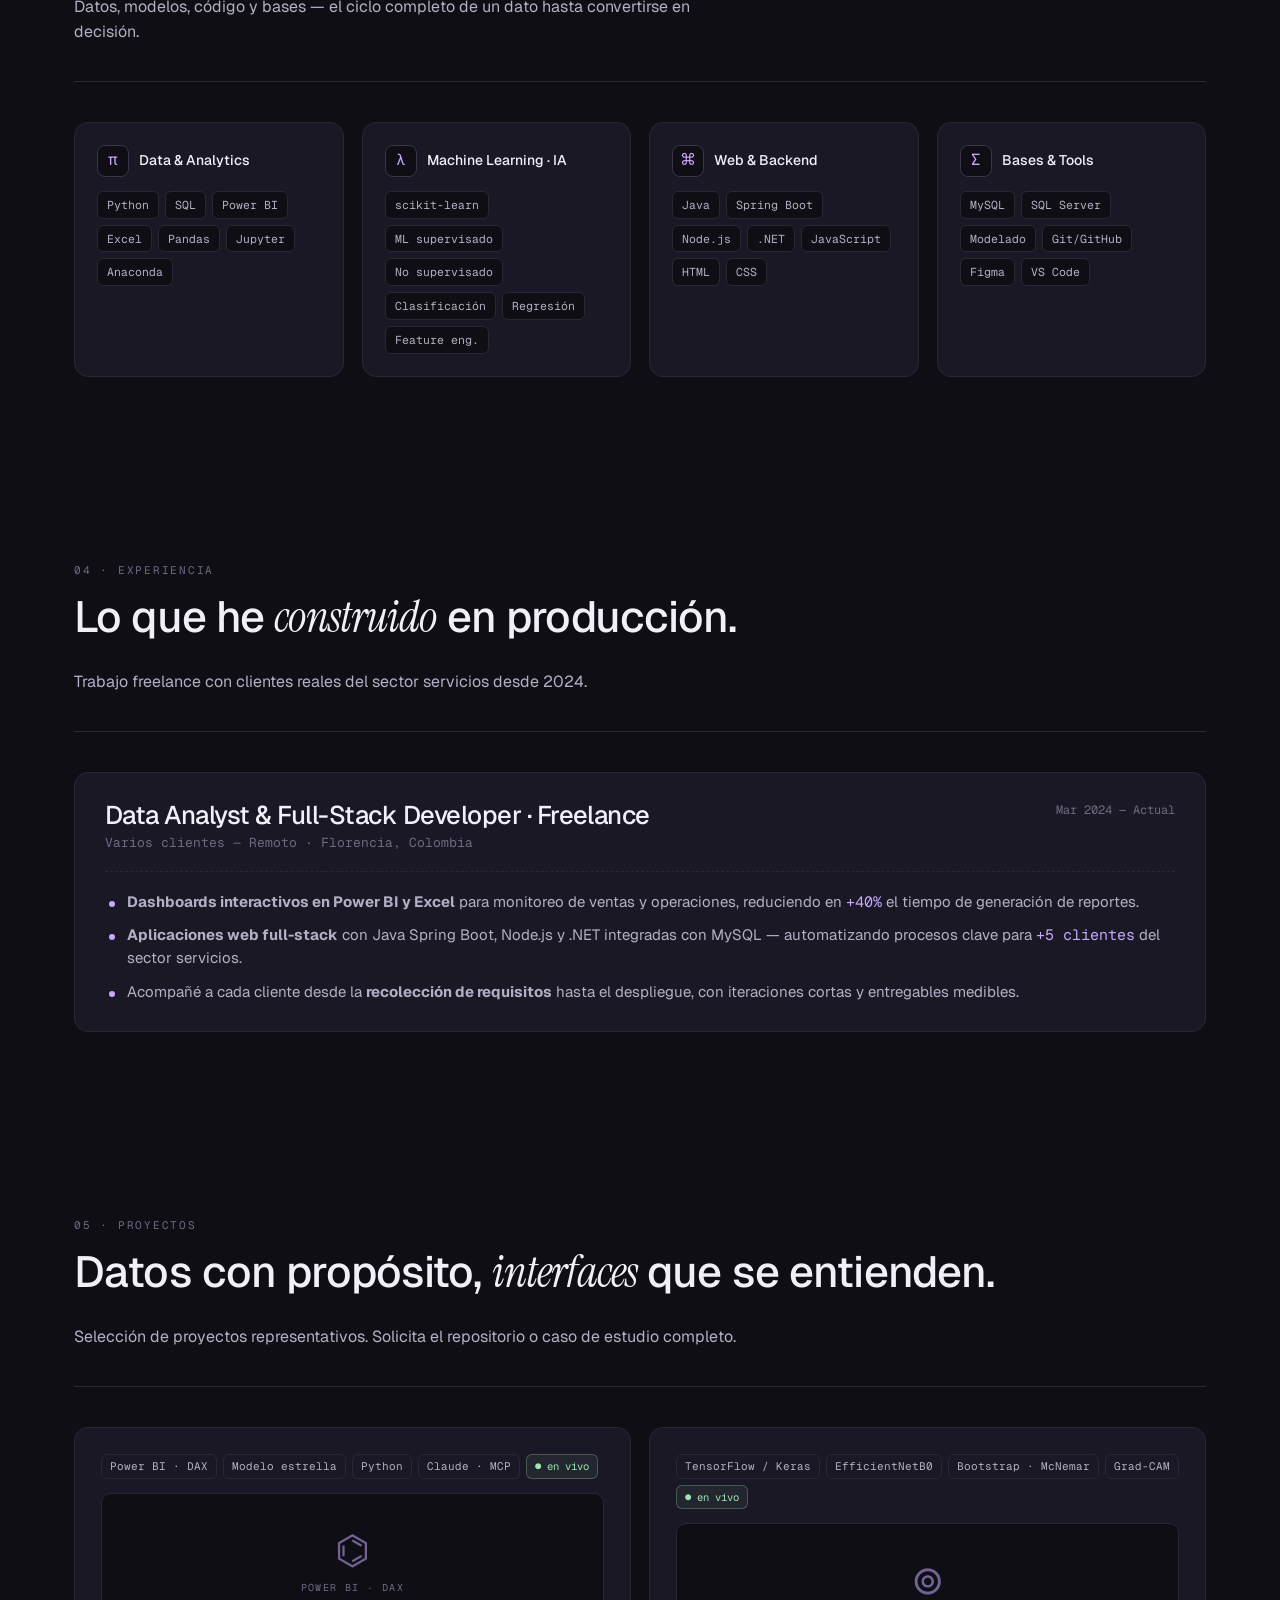
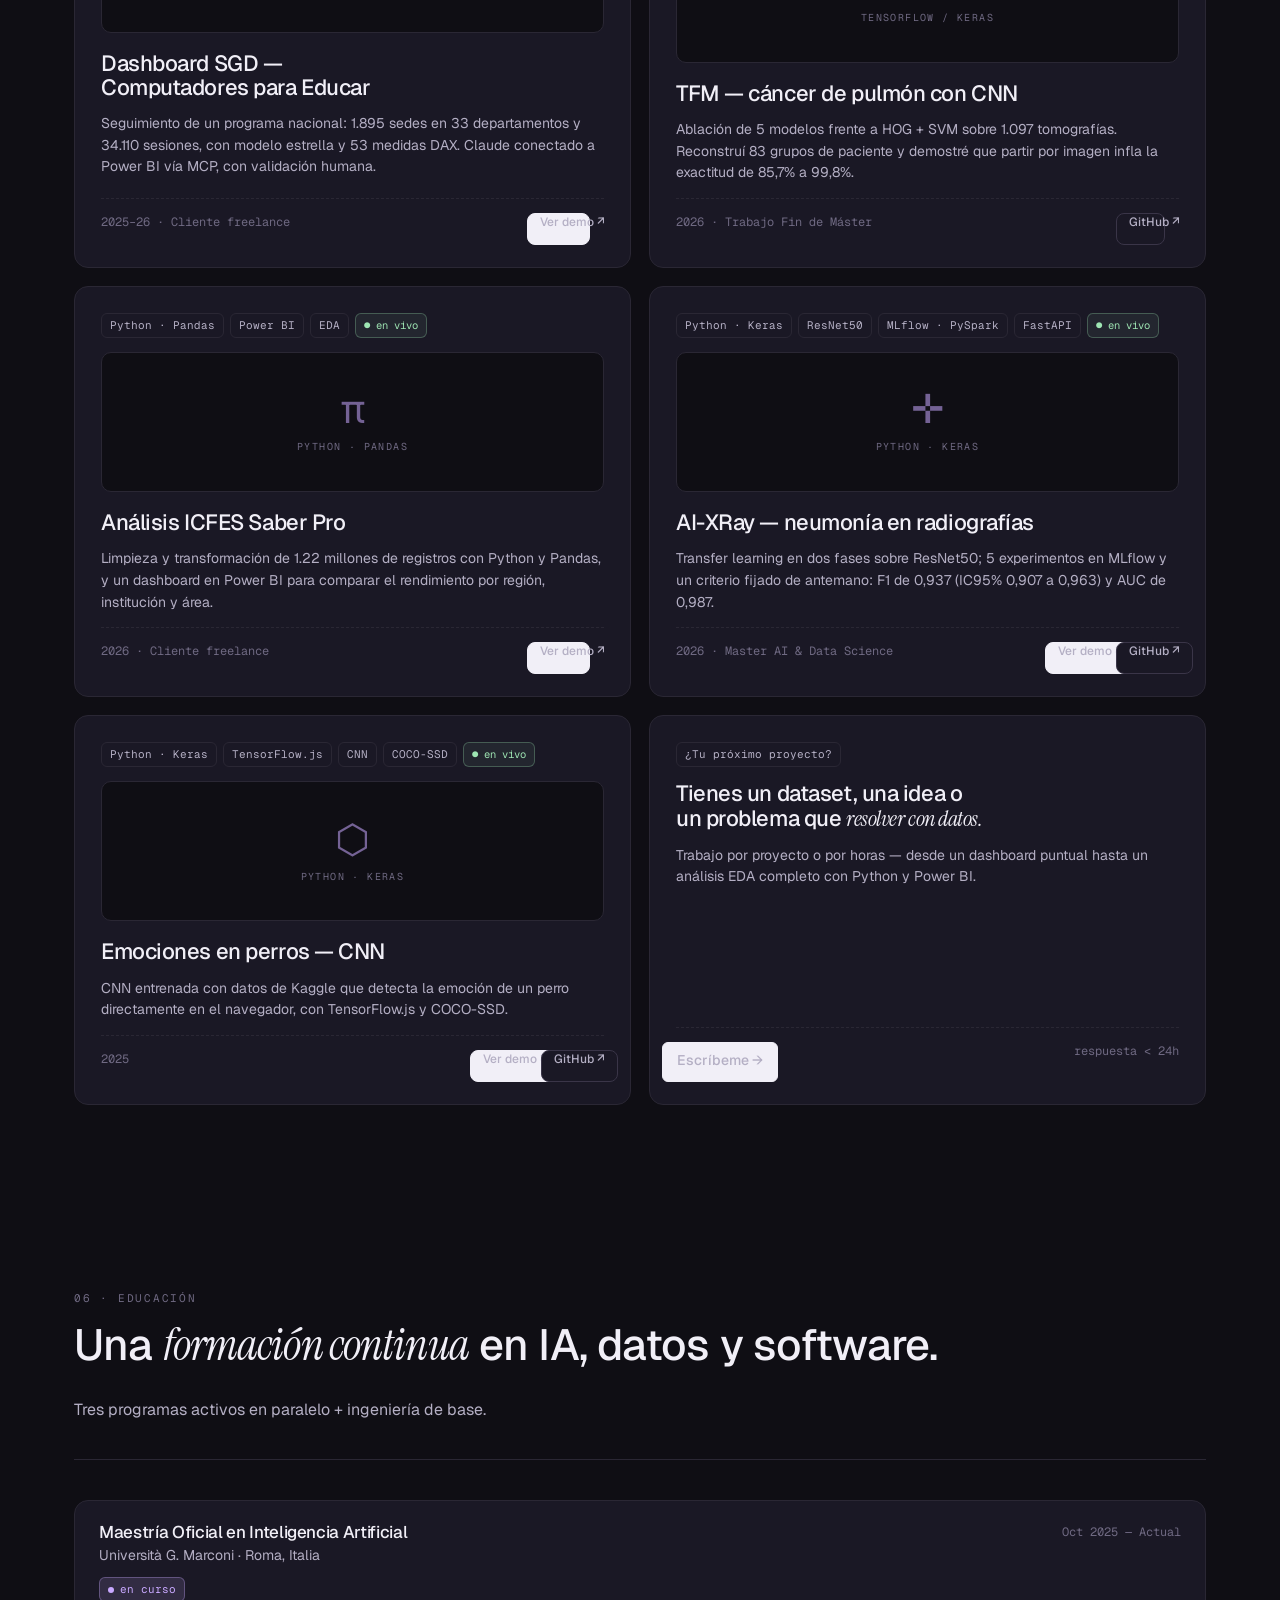
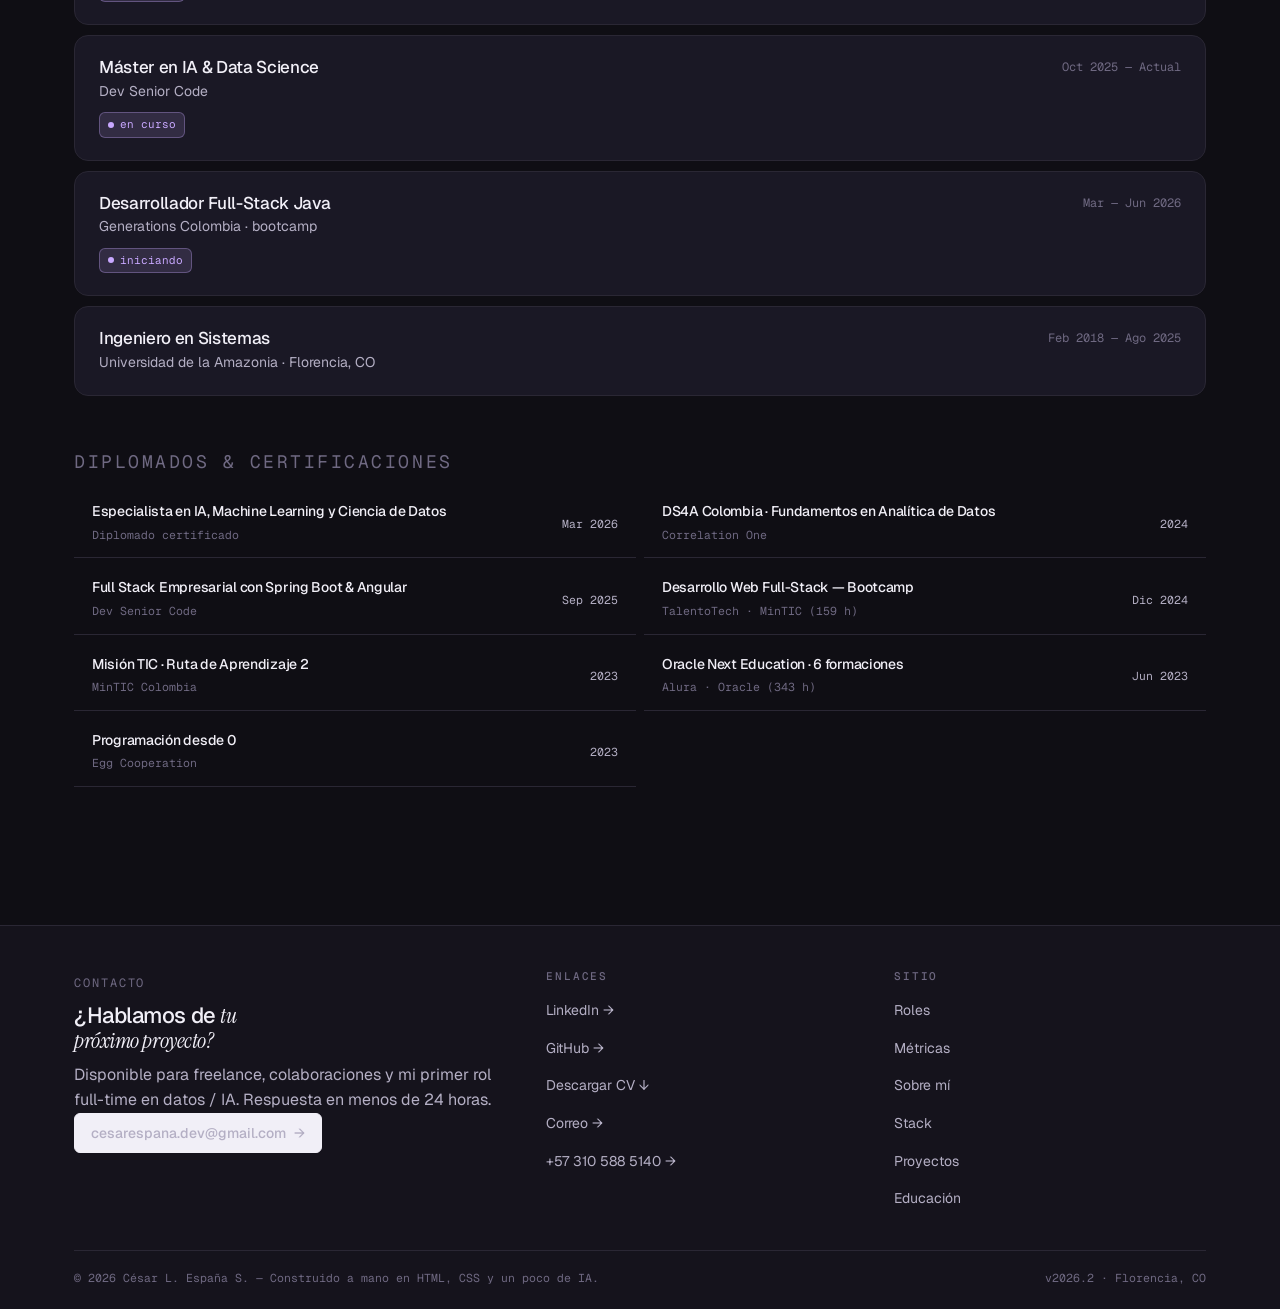
<file: analyst/analyst.html>
<!doctype html>
<html lang="es">
<head>
<meta charset="utf-8" />
<meta name="viewport" content="width=device-width, initial-scale=1" />
<title>César España — Analista &amp; Científico de Datos · IA</title>
<meta name="description" content="Portafolio de César Libardo España Salguero como analista y científico de datos: Python, Pandas, SQL, Power BI, scikit-learn, Maestría oficial en IA (Roma)." />

<!-- Favicon -->
<link rel="icon" href="data:image/svg+xml,%3Csvg xmlns='http://www.w3.org/2000/svg' viewBox='0 0 32 32'%3E%3Crect width='32' height='32' rx='8' fill='%2315131c'/%3E%3Ctext x='16' y='22' font-family='monospace' font-size='18' fill='%23c8a8ff' text-anchor='middle'%3Ec%3C/text%3E%3C/svg%3E" />

<!-- Tipografías -->
<link rel="preconnect" href="https://fonts.googleapis.com">
<link rel="preconnect" href="https://fonts.gstatic.com" crossorigin>
<link href="https://fonts.googleapis.com/css2?family=Geist:wght@300;400;500;600;700&family=Geist+Mono:wght@400;500&family=Instrument+Serif:ital@0;1&display=swap" rel="stylesheet">

<!-- Estilos (todo en un solo archivo, secciones marcadas) -->
<link rel="stylesheet" href="analyst.css" />
</head>

<body data-screen-label="Analyst" class="view-data">

<!-- Capa de fondo: red neuronal global -->
<canvas id="ambientNet" aria-hidden="true"></canvas>


<!-- ===================== NAV ===================== -->
<nav class="top">
  <div class="wrap row">
    <a class="brand" href="../index.html">
      <span class="mark">c</span>
      <span>César España</span>
      <span class="mono muted">/ data &amp; ia</span>
    </a>

    <div class="nav-links">
      <a href="#roles">Roles</a>
      <a href="#metrics">Métricas</a>
      <a href="#about">Sobre mí</a>
      <a href="#stack">Stack</a>
      <a href="#projects">Proyectos</a>
      <a href="#education">Educación</a>
    </div>

    <div class="nav-right">
      <a class="persp-switch" href="../Develop/dev.html" title="Cambiar a perspectiva Full-Stack">
        <span class="mono muted">cambiar a</span>
        <span>Full-Stack Dev</span>
        <span class="arrow">↗</span>
      </a>
      <a class="btn btn-primary" href="../Documentos/Cesar-Espana-CV.pdf" download>Descargar CV <span class="arrow">↓</span></a>
    </div>
  </div>
</nav>


<!-- ===================== HERO ===================== -->
<header class="hero" id="top">
  <div class="hero-grid"><canvas id="netCanvas"></canvas></div>

  <div class="wrap">
    <div class="hero-main">

      <!-- foto -->
      <div class="portrait">
        <img src="../Documentos/cesar.jpg" alt="César Libardo España Salguero" />
      </div>

      <!-- texto -->
      <div>
        <span class="eyebrow">Portafolio Data · v2026</span>

        <h1>
          César España<br/>
          <span class="serif">Data Analyst &amp; Científico.</span>
        </h1>

        <p class="lede">
          Analista y científico de datos en formación de IA. Limpio datasets, exploro patrones,
          entreno modelos con <b style="color:var(--text); font-weight:500">Python &amp; scikit-learn</b>
          y diseño dashboards en Power BI que cualquier equipo puede leer sin abrir un Jupyter.
        </p>

        <div class="hero-actions">
          <a class="btn btn-primary" href="../Documentos/Cesar-Espana-CV.pdf" download>Descargar CV <span class="arrow">↓</span></a>
          <a class="btn" href="#projects">Ver proyectos <span class="arrow">→</span></a>
          <a class="btn" href="https://www.linkedin.com/in/cesar-libardo-espana-salguero-analista-de-datos-developer/" target="_blank" rel="noopener">LinkedIn <span class="arrow">↗</span></a>
        </div>

        <div class="meta-row">
          <span><b>Florencia</b> · Caquetá, Colombia</span>
          <span><b>Idiomas</b> · ES nativo · EN B1</span>
          <span><b>Maestría IA</b> · Roma · 2025–</span>
        </div>
      </div>

    </div>
  </div>
</header>


<!-- ===================== DOS ROLES (separación clara) ===================== -->
<section id="roles">
  <div class="wrap">
    <div class="section-head">
      <div>
        <span class="section-tag">00 · Dos disciplinas</span>
        <h2>Un perfil, <span class="serif">dos roles</span> que se potencian.</h2>
      </div>
      <p>Datos para entender el problema. Código para construir la solución.</p>
    </div>
    <div class="section-divider"></div>

    <div class="roles">

      <!-- ROL 1: DATA -->
      <article class="role data reveal">
        <div class="role-head">
          <span class="role-num">/01</span>
          <span class="role-tag">Analista &amp; Data Science</span>
        </div>
        <h3>Convierto <span class="serif">datos en decisiones.</span></h3>
        <p>Limpio datasets, exploro patrones, entreno modelos y diseño dashboards
        que cualquier equipo puede leer sin abrir un Jupyter.</p>
        <ul class="role-stack">
          <li class="key">Python</li>
          <li class="key">Pandas</li>
          <li class="key">SQL</li>
          <li class="key">Power BI</li>
          <li>scikit-learn</li>
          <li>ML supervisado</li>
          <li>Feature engineering</li>
          <li>Excel avanzado</li>
        </ul>
        <div class="role-foot">
          <span class="role-stat"><b>−40%</b> tiempo de reportes</span>
          <a href="#projects" class="role-link">Casos de datos →</a>
        </div>
      </article>

      <!-- ROL 2: FULL-STACK JAVA -->
      <article class="role dev reveal">
        <div class="role-head">
          <span class="role-num">/02</span>
          <span class="role-tag">Full-Stack · Java Spring Boot</span>
        </div>
        <h3>Construyo <span class="serif">producto que funciona.</span></h3>
        <p>Diseño e implemento aplicaciones web completas — del schema MySQL a la UI —
        con APIs sólidas en Java Spring Boot y Node.js.</p>
        <ul class="role-stack">
          <li class="key">Java</li>
          <li class="key">Spring Boot</li>
          <li class="key">MySQL</li>
          <li class="key">REST APIs</li>
          <li>Node.js</li>
          <li>.NET</li>
          <li>JavaScript</li>
          <li>HTML / CSS</li>
          <li>Git</li>
        </ul>
        <div class="role-foot">
          <span class="role-stat"><b>+5</b> clientes en producción</span>
          <a href="#projects" class="role-link">Casos de software →</a>
        </div>
      </article>

    </div>
  </div>
</section>


<!-- ===================== MÉTRICAS ===================== -->
<section id="metrics">
  <div class="wrap">
    <div class="section-head">
      <div>
        <span class="section-tag">01 · Highlights</span>
        <h2>Tres números que <span class="serif">me describen.</span></h2>
      </div>
      <p>Indicadores extraídos de mi trabajo real: clientes freelance, formación activa y resultados medibles.</p>
    </div>
    <div class="section-divider"></div>

    <div class="metrics">
      <article class="metric reveal">
        <div>
          <div class="label">— Eficiencia entregada</div>
          <div class="num"><span class="sign">−</span><span data-count="40">0</span><span class="unit">%</span></div>
          <p class="desc">Reducción del tiempo de generación de reportes en clientes locales gracias a dashboards en Power BI y Excel integrados con bases SQL.</p>
          <p class="ctx">Fuente: clientes activos · 2024–presente</p>
        </div>
        <svg class="spark" viewBox="0 0 240 36" preserveAspectRatio="none">
          <path class="bg" d="M0 28 L240 28"/>
          <path class="fg" d="M0 28 C 30 20, 50 22, 80 18 S 140 8, 240 6"/>
        </svg>
      </article>

      <article class="metric cyan reveal">
        <div>
          <div class="label">— Impacto en clientes</div>
          <div class="num"><span class="sign">+</span><span data-count="5">0</span><span class="unit">clientes</span></div>
          <p class="desc">Aplicaciones web y soluciones de datos para empresas del sector servicios — automatizando flujos de inventario, reservas y reportería con backend Java Spring Boot.</p>
          <p class="ctx">Fuente: trabajo freelance · 2024–25</p>
        </div>
        <svg class="spark" viewBox="0 0 240 36" preserveAspectRatio="none">
          <path class="bg" d="M0 28 L240 28"/>
          <path class="fg" d="M0 30 L 40 26 L 80 22 L 120 18 L 160 16 L 200 12 L 240 8"/>
        </svg>
      </article>

      <article class="metric amber reveal">
        <div>
          <div class="label">— Formación en paralelo</div>
          <div class="num"><span data-count="3">0</span><span class="unit">programas activos</span></div>
          <p class="desc">Maestría oficial en IA (Roma), Máster en IA &amp; Data Science (Dev Senior Code) y bootcamp Full-Stack Java (Generations Colombia) — todos en curso a la vez.</p>
          <p class="ctx">Roma · Dev Senior Code · Generations Colombia</p>
        </div>
        <svg class="spark" viewBox="0 0 240 36" preserveAspectRatio="none">
          <path class="bg" d="M0 28 L240 28"/>
          <path class="fg" d="M0 28 L 60 22 L 90 22 L 150 14 L 180 14 L 240 6"/>
        </svg>
      </article>
    </div>
  </div>
</section>


<!-- ===================== SOBRE MÍ ===================== -->
<section id="about">
  <div class="wrap">
    <div class="section-head">
      <div>
        <span class="section-tag">02 · Sobre mí</span>
        <h2>Analítico por método, <span class="serif">curioso</span> por defecto.</h2>
      </div>
      <p>Nacido entre la selva amazónica colombiana y la consola — donde el dato cuenta historias.</p>
    </div>
    <div class="section-divider"></div>

    <div class="about-grid">
      <div>
        <p>Trabajo en la intersección de <b style="color:var(--text)">datos, IA y producto</b>. Me formé como Ingeniero en Sistemas en la Universidad de la Amazonia y hoy combino una maestría oficial en IA en Italia con desarrollo full-stack para clientes reales.</p>
        <p>Lo que me mueve: encontrar la pregunta correcta antes que la respuesta vistosa. Limpio datos sin atajos, mido lo que importa, y diseño interfaces para que cualquiera entienda el insight sin abrir un Jupyter.</p>
        <p>Cuando no estoy modelando o codificando, estoy aprendiendo —tres programas en paralelo no son casualidad—. Creo que el siguiente salto profesional viene de combinar rigor estadístico, ingeniería sólida y diseño que respete a quien lo usa.</p>
      </div>

      <aside class="now-card">
        <h3>● Ahora mismo</h3>
        <div class="now-list">
          <div class="row"><span class="what">Maestría oficial IA <span class="muted">— Roma</span></span><span class="when">2025 →</span></div>
          <div class="row"><span class="what">Máster IA &amp; Data Science <span class="muted">— Dev Senior Code</span></span><span class="when">2025 →</span></div>
          <div class="row"><span class="what">Full-Stack Java <span class="muted">— Generations CO</span></span><span class="when">Mar–Jun 26</span></div>
          <div class="row"><span class="what">Freelance: dashboards &amp; webs</span><span class="when">activo</span></div>
          <div class="row"><span class="what">Buscando primer rol jr. en datos / IA</span><span class="when">2026</span></div>
        </div>
      </aside>
    </div>
  </div>
</section>


<!-- ===================== STACK ===================== -->
<section id="stack">
  <div class="wrap">
    <div class="section-head">
      <div>
        <span class="section-tag">03 · Stack</span>
        <h2>Herramientas con las que <span class="serif">construyo</span> a diario.</h2>
      </div>
      <p>Datos, modelos, código y bases — el ciclo completo de un dato hasta convertirse en decisión.</p>
    </div>
    <div class="section-divider"></div>

    <div class="stack-grid">
      <div class="stack-card reveal">
        <div class="head"><div class="icon">π</div><div class="name">Data &amp; Analytics</div></div>
        <ul><li>Python</li><li>SQL</li><li>Power BI</li><li>Excel</li><li>Pandas</li><li>Jupyter</li><li>Anaconda</li></ul>
      </div>
      <div class="stack-card reveal">
        <div class="head"><div class="icon">λ</div><div class="name">Machine Learning · IA</div></div>
        <ul><li>scikit-learn</li><li>ML supervisado</li><li>No supervisado</li><li>Clasificación</li><li>Regresión</li><li>Feature eng.</li></ul>
      </div>
      <div class="stack-card reveal">
        <div class="head"><div class="icon">⌘</div><div class="name">Web &amp; Backend</div></div>
        <ul><li>Java</li><li>Spring Boot</li><li>Node.js</li><li>.NET</li><li>JavaScript</li><li>HTML</li><li>CSS</li></ul>
      </div>
      <div class="stack-card reveal">
        <div class="head"><div class="icon">∑</div><div class="name">Bases &amp; Tools</div></div>
        <ul><li>MySQL</li><li>SQL Server</li><li>Modelado</li><li>Git/GitHub</li><li>Figma</li><li>VS Code</li></ul>
      </div>
    </div>
  </div>
</section>


<!-- ===================== EXPERIENCIA ===================== -->
<section id="experience">
  <div class="wrap">
    <div class="section-head">
      <div>
        <span class="section-tag">04 · Experiencia</span>
        <h2>Lo que he <span class="serif">construido</span> en producción.</h2>
      </div>
      <p>Trabajo freelance con clientes reales del sector servicios desde 2024.</p>
    </div>
    <div class="section-divider"></div>

    <article class="exp reveal">
      <div class="head">
        <div>
          <h3>Data Analyst &amp; Full-Stack Developer · Freelance</h3>
          <div class="role">Varios clientes — Remoto · Florencia, Colombia</div>
        </div>
        <span class="when">Mar 2024 — Actual</span>
      </div>
      <ul>
        <li><b>Dashboards interactivos en Power BI y Excel</b> para monitoreo de ventas y operaciones, reduciendo en <span class="hl">+40%</span> el tiempo de generación de reportes.</li>
        <li><b>Aplicaciones web full-stack</b> con Java Spring Boot, Node.js y .NET integradas con MySQL — automatizando procesos clave para <span class="hl">+5 clientes</span> del sector servicios.</li>
        <li>Acompañé a cada cliente desde la <b>recolección de requisitos</b> hasta el despliegue, con iteraciones cortas y entregables medibles.</li>
      </ul>
    </article>
  </div>
</section>


<!-- ===================== PROYECTOS ===================== -->
<section id="projects">
  <div class="wrap">
    <div class="section-head">
      <div>
        <span class="section-tag">05 · Proyectos</span>
        <h2>Datos con propósito, <span class="serif">interfaces</span> que se entienden.</h2>
      </div>
      <p>Selección de proyectos representativos. Solicita el repositorio o caso de estudio completo.</p>
    </div>
    <div class="section-divider"></div>

    <div class="projects">

      <!-- Tarjetas generadas dinámicamente desde projects-data.js -->
      <div id="projects-grid" style="display:contents"></div>

      <!-- Tarjeta de contacto — siempre al final -->
      <article class="proj reveal proj-cta">
        <div class="tags"><span class="tag">¿Tu próximo proyecto?</span></div>
        <h3>Tienes un dataset, una idea o un problema que <span class="serif">resolver con datos.</span></h3>
        <p>Trabajo por proyecto o por horas — desde un dashboard puntual hasta un análisis EDA completo con Python y Power BI.</p>
        <div class="foot">
          <a class="btn btn-primary" href="mailto:cesarespana.dev@gmail.com">Escríbeme <span class="arrow">→</span></a>
          <span>respuesta &lt; 24h</span>
        </div>
      </article>

    </div>
  </div>
</section>


<!-- ===================== EDUCACIÓN ===================== -->
<section id="education">
  <div class="wrap">
    <div class="section-head">
      <div>
        <span class="section-tag">06 · Educación</span>
        <h2>Una <span class="serif">formación continua</span> en IA, datos y software.</h2>
      </div>
      <p>Tres programas activos en paralelo + ingeniería de base.</p>
    </div>
    <div class="section-divider"></div>

    <ol class="edu-list">
      <li class="edu-item">
        <div>
          <h4>Maestría Oficial en Inteligencia Artificial</h4>
          <div class="org">Università G. Marconi · Roma, Italia</div>
          <span class="badge"><span class="d"></span>en curso</span>
        </div>
        <span class="when">Oct 2025 — Actual</span>
      </li>
      <li class="edu-item">
        <div>
          <h4>Máster en IA &amp; Data Science</h4>
          <div class="org">Dev Senior Code</div>
          <span class="badge"><span class="d"></span>en curso</span>
        </div>
        <span class="when">Oct 2025 — Actual</span>
      </li>
      <li class="edu-item">
        <div>
          <h4>Desarrollador Full-Stack Java</h4>
          <div class="org">Generations Colombia · bootcamp</div>
          <span class="badge"><span class="d"></span>iniciando</span>
        </div>
        <span class="when">Mar — Jun 2026</span>
      </li>
      <li class="edu-item">
        <div>
          <h4>Ingeniero en Sistemas</h4>
          <div class="org">Universidad de la Amazonia · Florencia, CO</div>
        </div>
        <span class="when">Feb 2018 — Ago 2025</span>
      </li>
    </ol>

    <!-- Diplomados / Certificaciones complementarias -->
    <h3 class="cert-title">Diplomados &amp; Certificaciones</h3>
    <ul class="cert-list">
      <li class="cert" data-pdf="../Diplomados/ia-ml-data-science.pdf" tabindex="0">
        <h4>Especialista en IA, Machine Learning y Ciencia de Datos</h4>
        <span class="cert-org">Diplomado certificado</span>
        <span class="cert-when">Mar 2026</span>
      </li>
      <li class="cert" data-pdf="../Diplomados/ds4a-correlation-one.pdf" tabindex="0">
        <h4>DS4A Colombia · Fundamentos en Analítica de Datos</h4>
        <span class="cert-org">Correlation One</span>
        <span class="cert-when">2024</span>
      </li>
      <li class="cert" data-pdf="../Diplomados/spring-boot-angular.pdf" tabindex="0">
        <h4>Full Stack Empresarial con Spring Boot &amp; Angular</h4>
        <span class="cert-org">Dev Senior Code</span>
        <span class="cert-when">Sep 2025</span>
      </li>
      <li class="cert" data-pdf="../Diplomados/talento-tech-fullstack.pdf" tabindex="0">
        <h4>Desarrollo Web Full-Stack — Bootcamp</h4>
        <span class="cert-org">TalentoTech · MinTIC (159 h)</span>
        <span class="cert-when">Dic 2024</span>
      </li>
      <li class="cert" data-pdf="../Diplomados/mision-tic.pdf" tabindex="0">
        <h4>Misión TIC · Ruta de Aprendizaje 2</h4>
        <span class="cert-org">MinTIC Colombia</span>
        <span class="cert-when">2023</span>
      </li>
      <li class="cert" data-pdf="../Diplomados/oracle-alura.pdf" tabindex="0">
        <h4>Oracle Next Education · 6 formaciones</h4>
        <span class="cert-org">Alura · Oracle (343 h)</span>
        <span class="cert-when">Jun 2023</span>
      </li>
      <li class="cert" data-pdf="../Diplomados/egg-programacion-0.pdf" tabindex="0">
        <h4>Programación desde 0</h4>
        <span class="cert-org">Egg Cooperation</span>
        <span class="cert-when">2023</span>
      </li>
    </ul>
  </div>
</section>


<!-- ===================== FOOTER / CONTACTO ===================== -->
<footer class="foot" id="contact">
  <div class="wrap">
    <div class="foot-grid">
      <div class="hello">
        <span class="eyebrow">Contacto</span>
        <h3>¿Hablamos de <span class="serif">tu próximo proyecto?</span></h3>
        <p>Disponible para freelance, colaboraciones y mi primer rol full-time en datos / IA. Respuesta en menos de 24 horas.</p>
        <a class="btn btn-primary" href="mailto:cesarespana.dev@gmail.com">cesarespana.dev@gmail.com <span class="arrow">→</span></a>
      </div>
      <div>
        <h4>Enlaces</h4>
        <a href="https://www.linkedin.com/in/cesar-libardo-espana-salguero-analista-de-datos-developer/" target="_blank" rel="noopener">LinkedIn →</a>
        <a href="https://github.com/" target="_blank" rel="noopener">GitHub →</a>
        <a href="../Documentos/Cesar-Espana-CV.pdf" download>Descargar CV ↓</a>
        <a href="mailto:cesarespana.dev@gmail.com">Correo →</a>
        <a href="tel:+573105885140">+57 310 588 5140 →</a>
      </div>
      <div>
        <h4>Sitio</h4>
        <a href="#roles">Roles</a>
        <a href="#metrics">Métricas</a>
        <a href="#about">Sobre mí</a>
        <a href="#stack">Stack</a>
        <a href="#projects">Proyectos</a>
        <a href="#education">Educación</a>
      </div>
    </div>
    <div class="copyright">
      <span>© 2026 César L. España S. — Construido a mano en HTML, CSS y un poco de IA.</span>
      <span>v2026.2 · Florencia, CO</span>
    </div>
  </div>
</footer>


<!-- ===================== WIDGET DE IA ===================== -->
<button class="ai-orb" id="aiOrb" aria-label="Pregúntale a la IA del portafolio">
  <span class="glyph"></span>
</button>

<aside class="ai-panel" id="aiPanel" role="dialog" aria-label="Asistente IA">
  <header class="ph">
    <span class="glyph"></span>
    <div>
      <div class="ttl">Asistente del portafolio</div>
      <div class="sub">// pregúntame sobre César</div>
    </div>
    <button class="x" id="aiClose" aria-label="Cerrar">×</button>
  </header>

  <div class="body" id="aiBody">
    <div class="ai-msg bot">
      Hola — soy el asistente del portafolio de César. Puedo resumir su experiencia, su stack o ayudarte a redactar un mensaje. ¿Qué quieres saber?
    </div>
  </div>

  <div class="ai-suggestions">
    <button class="ai-sug">¿Por qué contratarlo?</button>
    <button class="ai-sug">Resumen en 2 frases</button>
    <button class="ai-sug">¿Cuál es su stack de IA?</button>
    <button class="ai-sug">Redacta un email de contacto</button>
  </div>

  <form class="ai-input" id="aiForm">
    <input id="aiInput" placeholder="Pregunta lo que quieras…" autocomplete="off" />
    <button type="submit">Enviar</button>
  </form>
</aside>


<!-- ===================== MODAL DE DIPLOMAS ===================== -->
<div class="pdf-modal" id="pdfModal" aria-hidden="true" role="dialog">
  <div class="pdf-modal-bg"></div>
  <div class="pdf-modal-card">
    <header class="pdf-modal-head">
      <span class="pdf-modal-title" id="pdfModalTitle">Diploma</span>
      <div class="pdf-modal-actions">
        <a class="btn" id="pdfModalDownload" href="#" download>Descargar <span class="arrow">↓</span></a>
        <button class="pdf-modal-close" id="pdfModalClose" aria-label="Cerrar">×</button>
      </div>
    </header>
    <iframe class="pdf-modal-frame" id="pdfModalFrame" title="Diploma"></iframe>
  </div>
</div>

<!-- ===================== SCRIPT ===================== -->
<script src="../projects-data.js"></script>
<script src="analyst.js"></script>

</body>
</html>
</file>
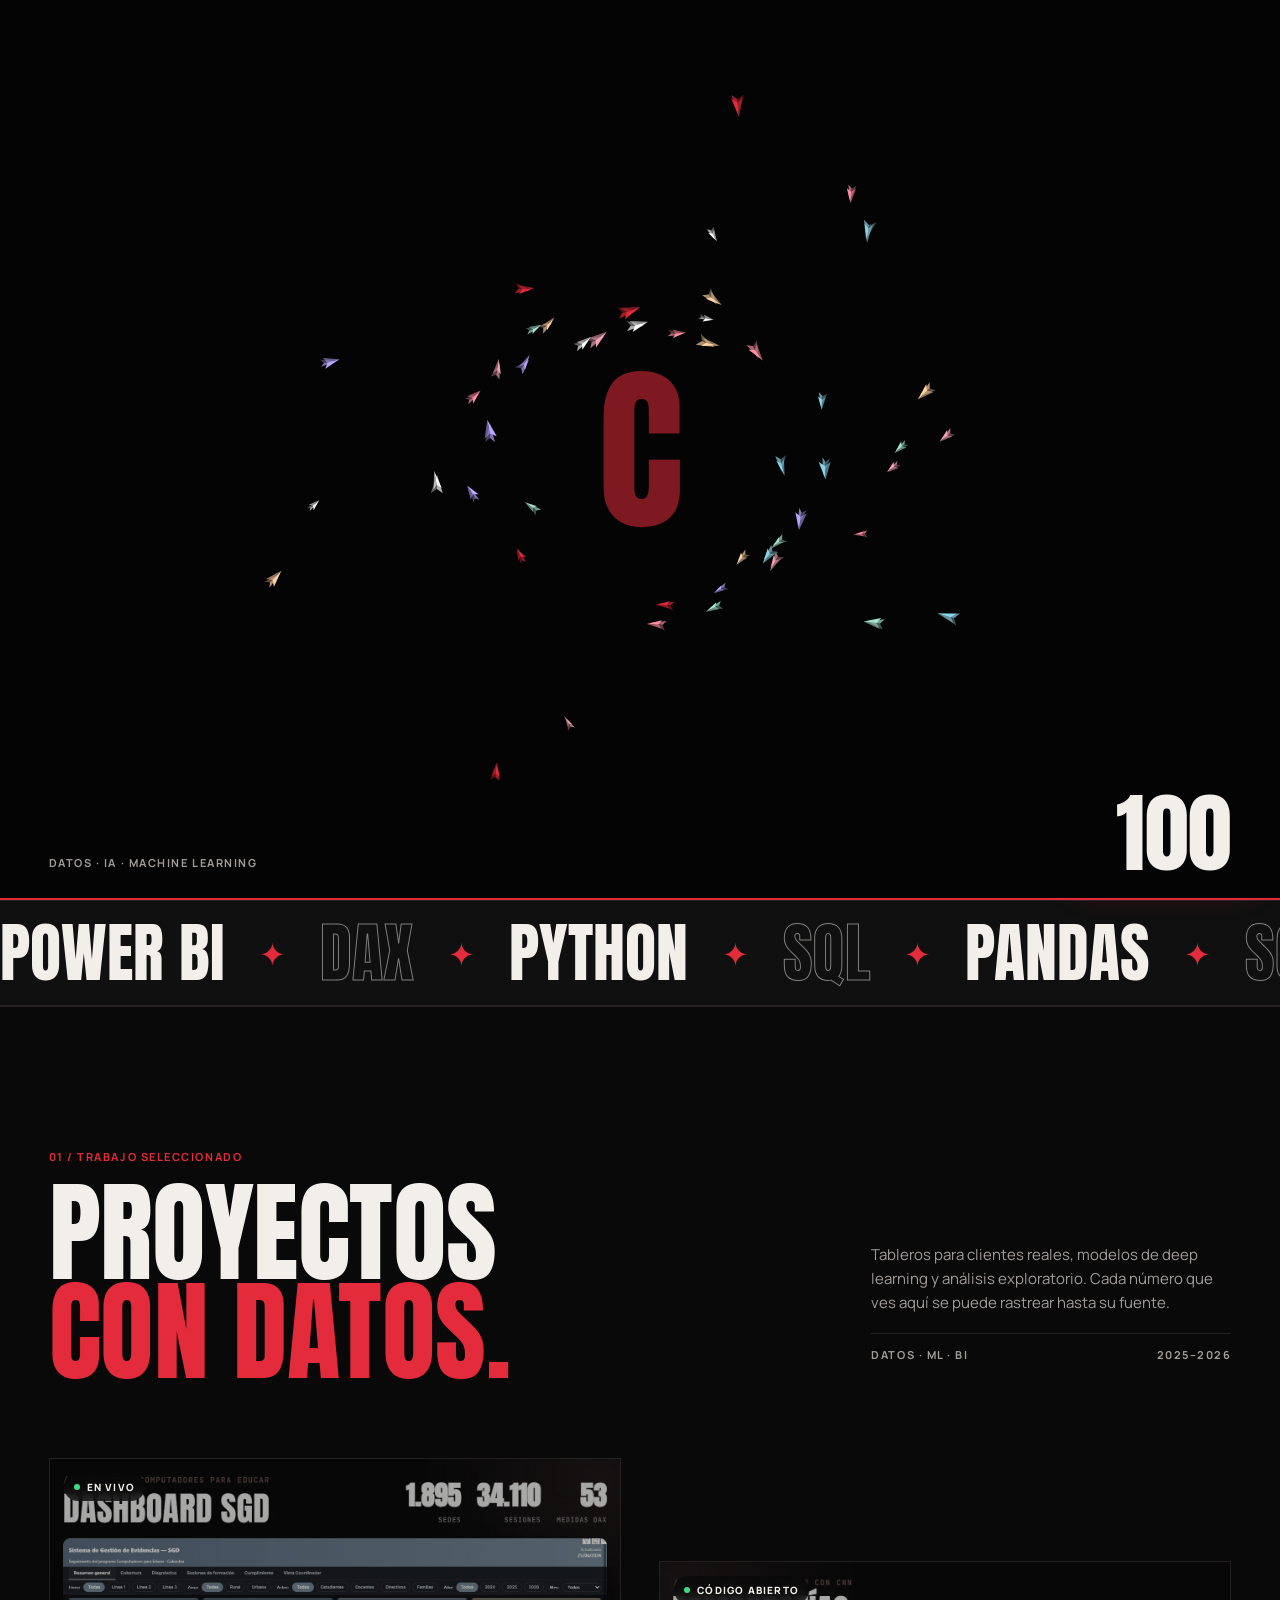
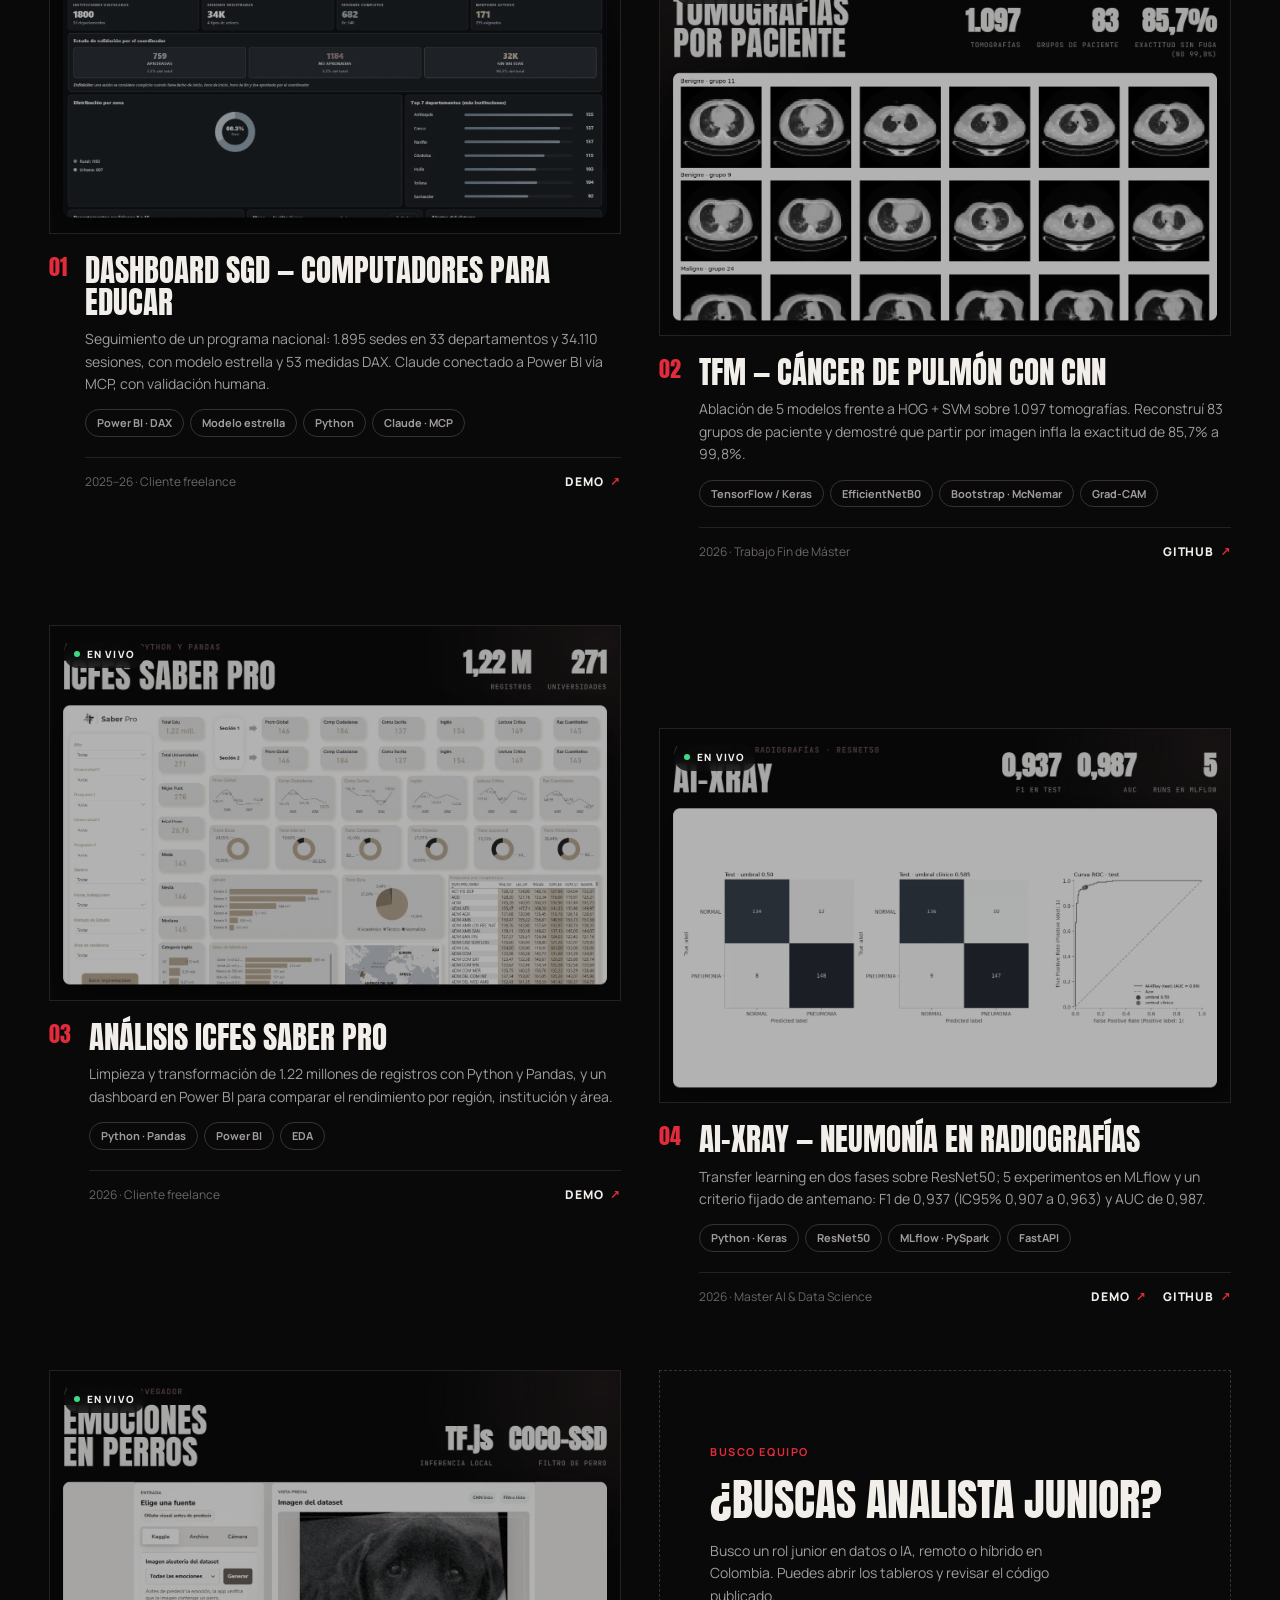
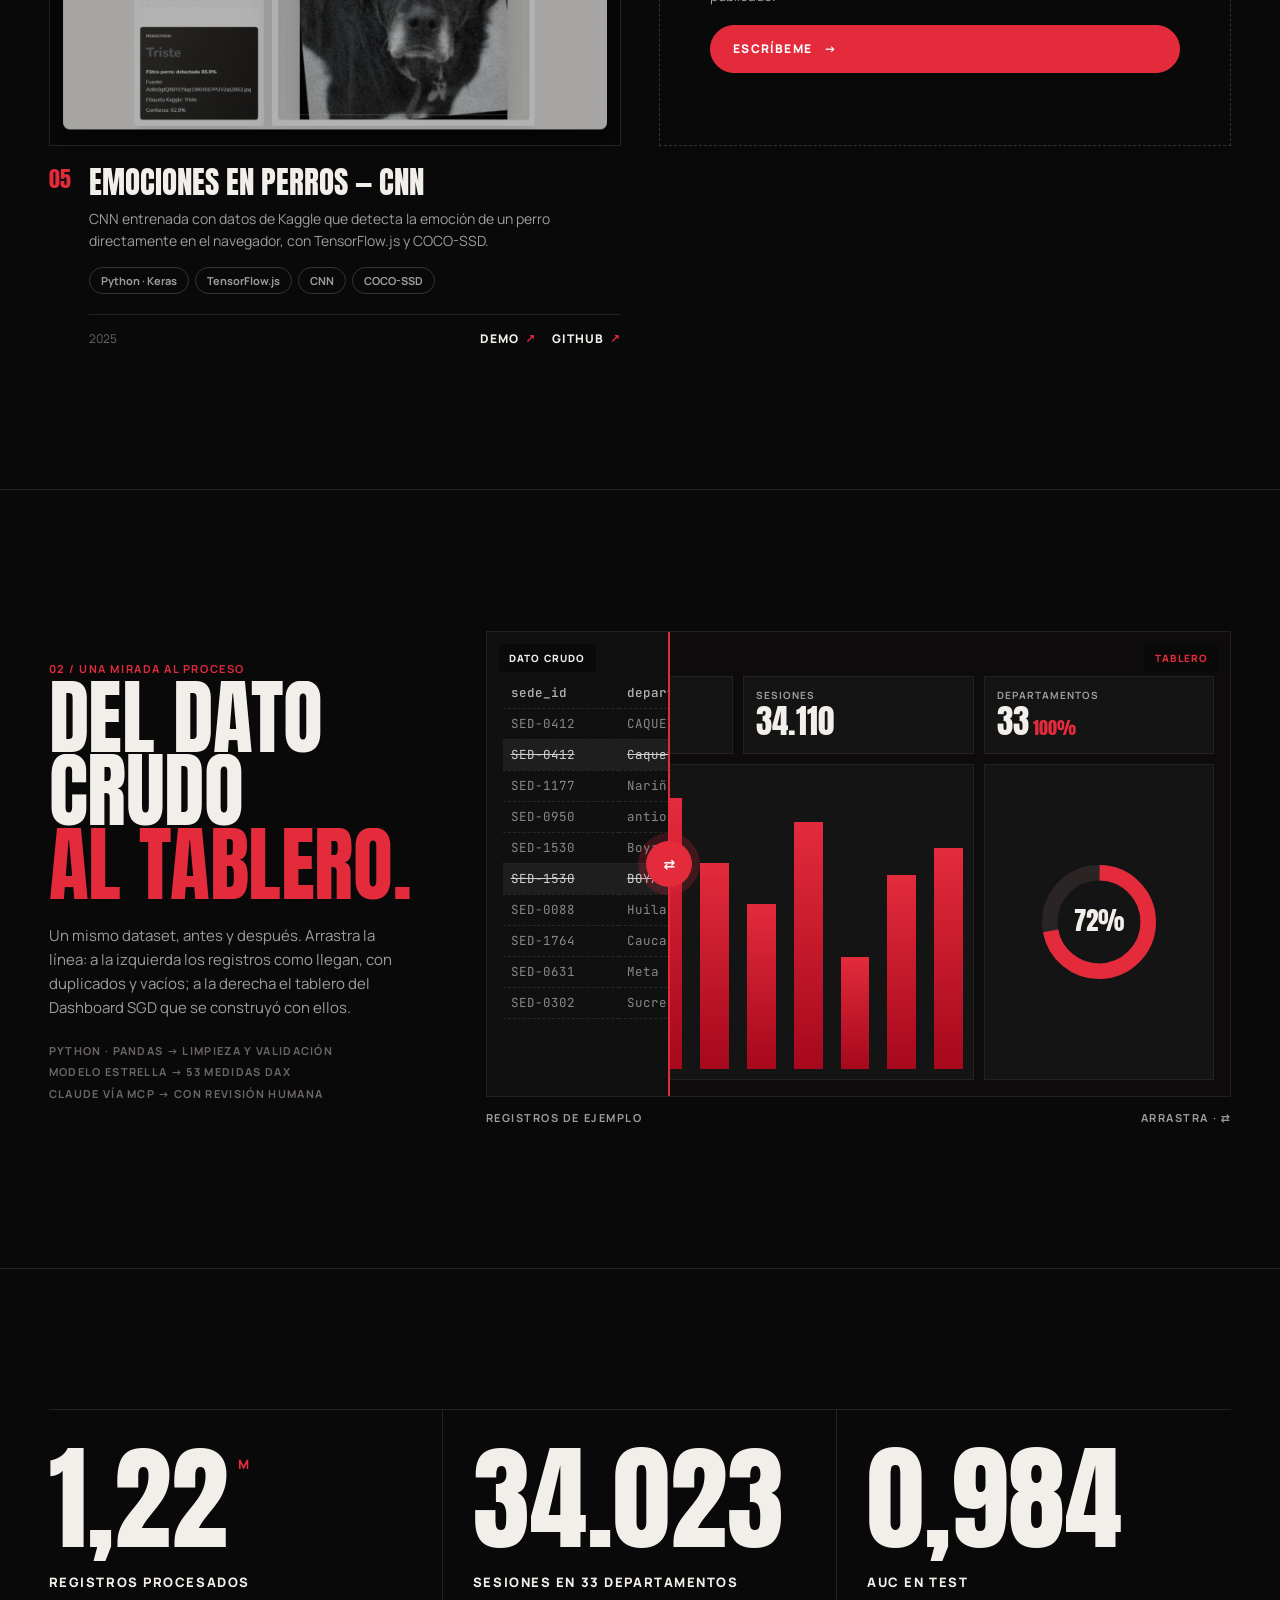
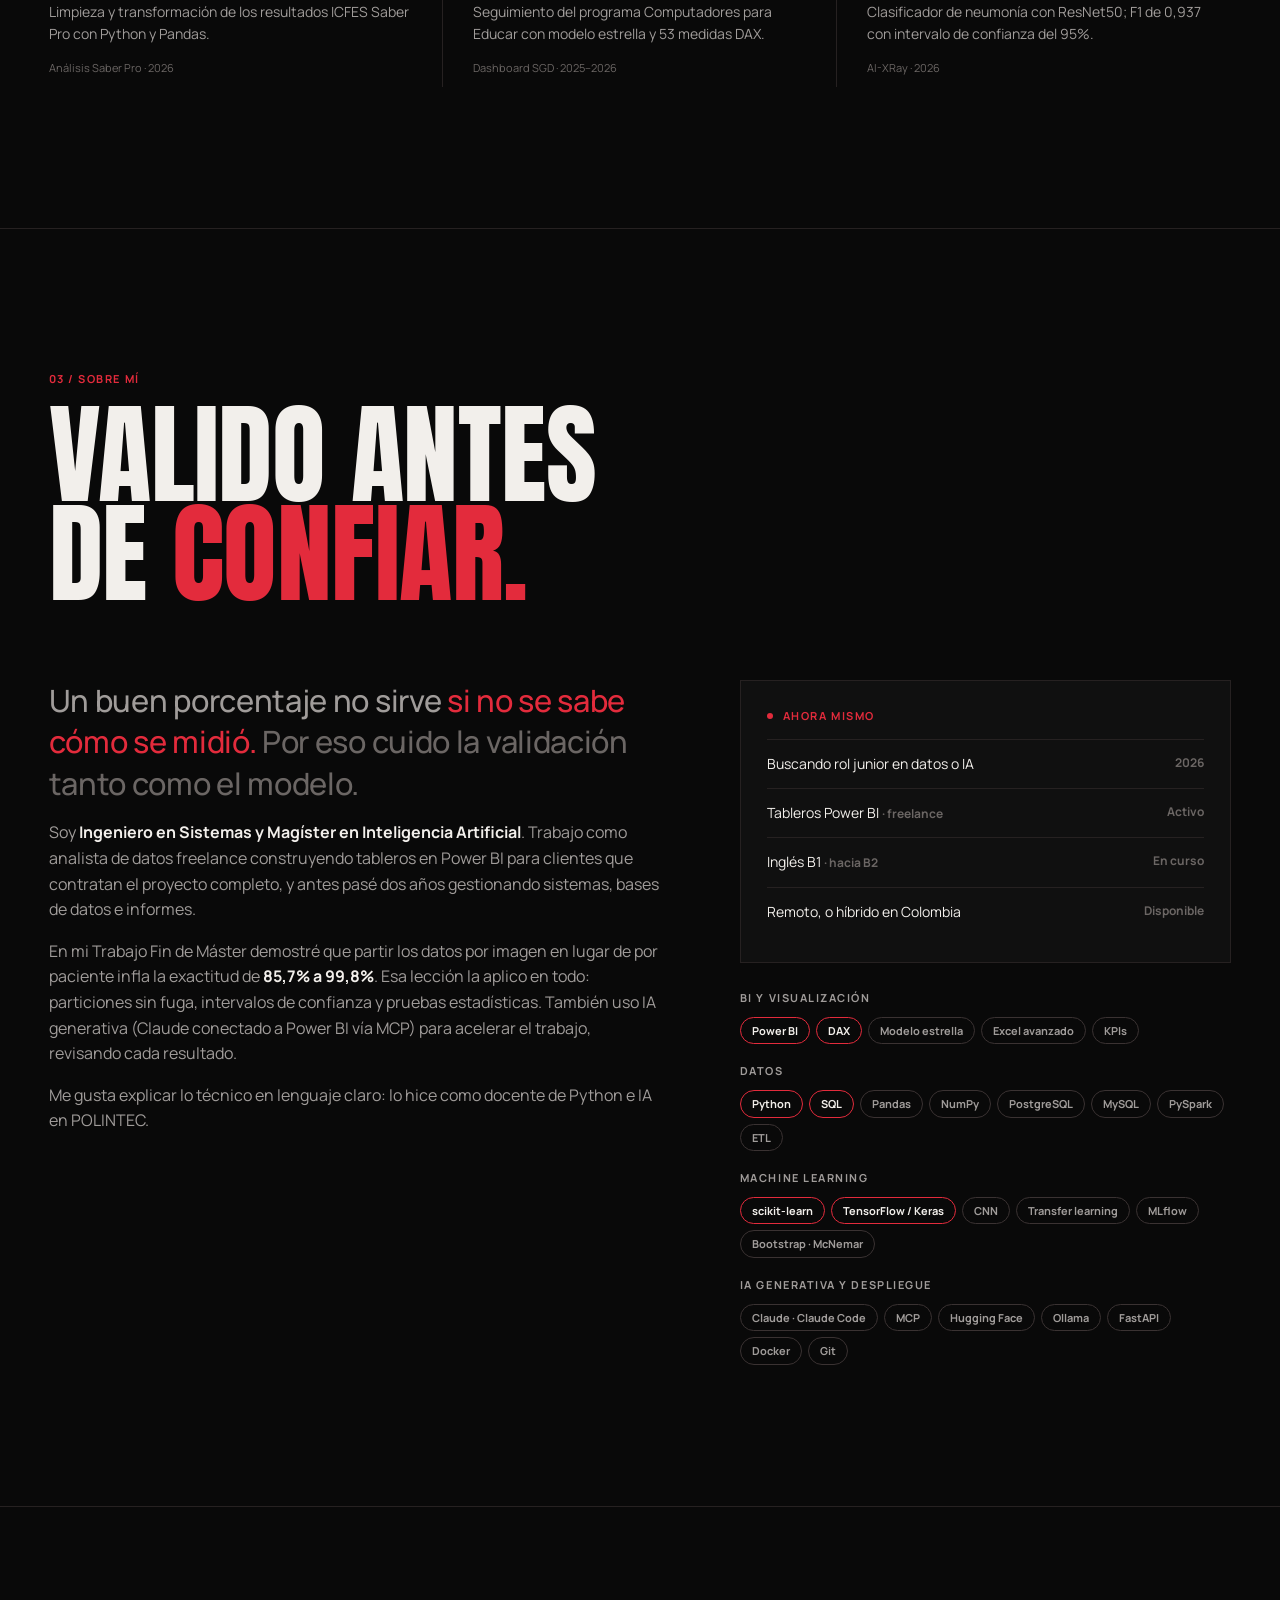
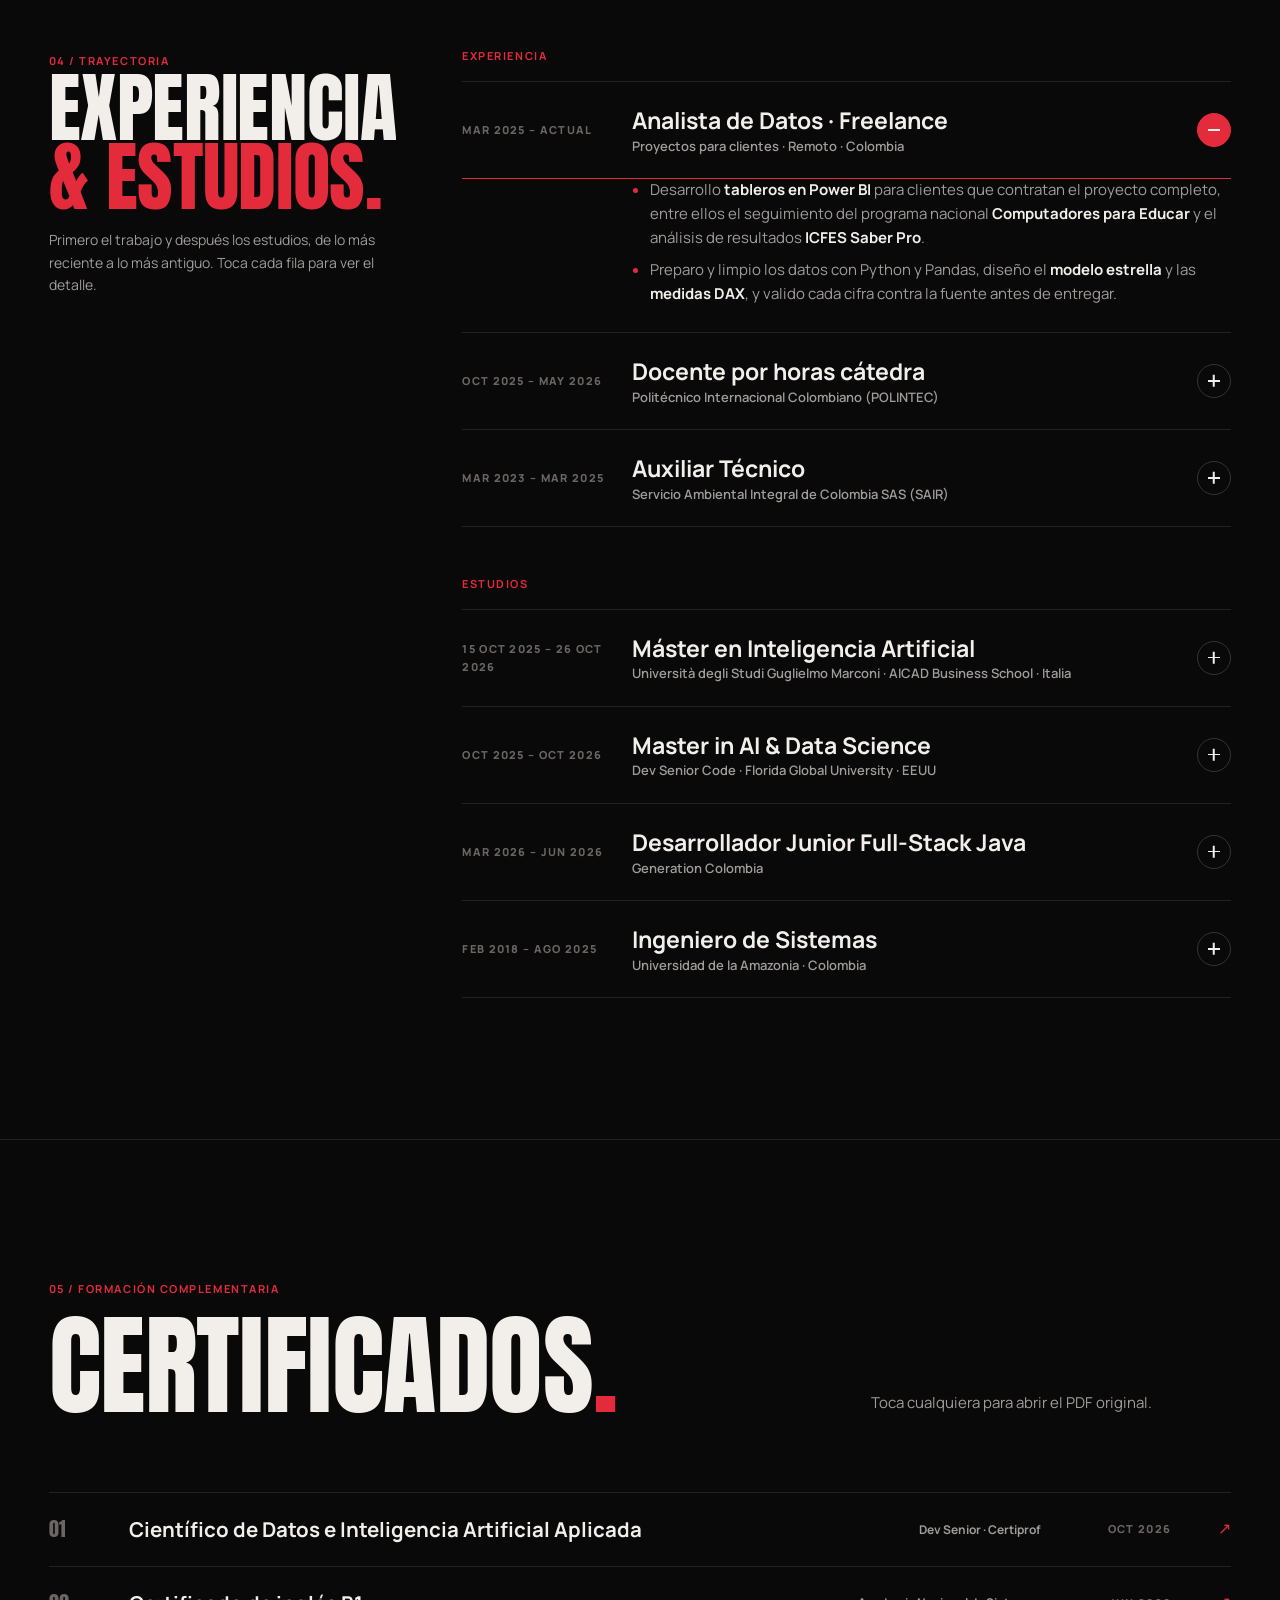
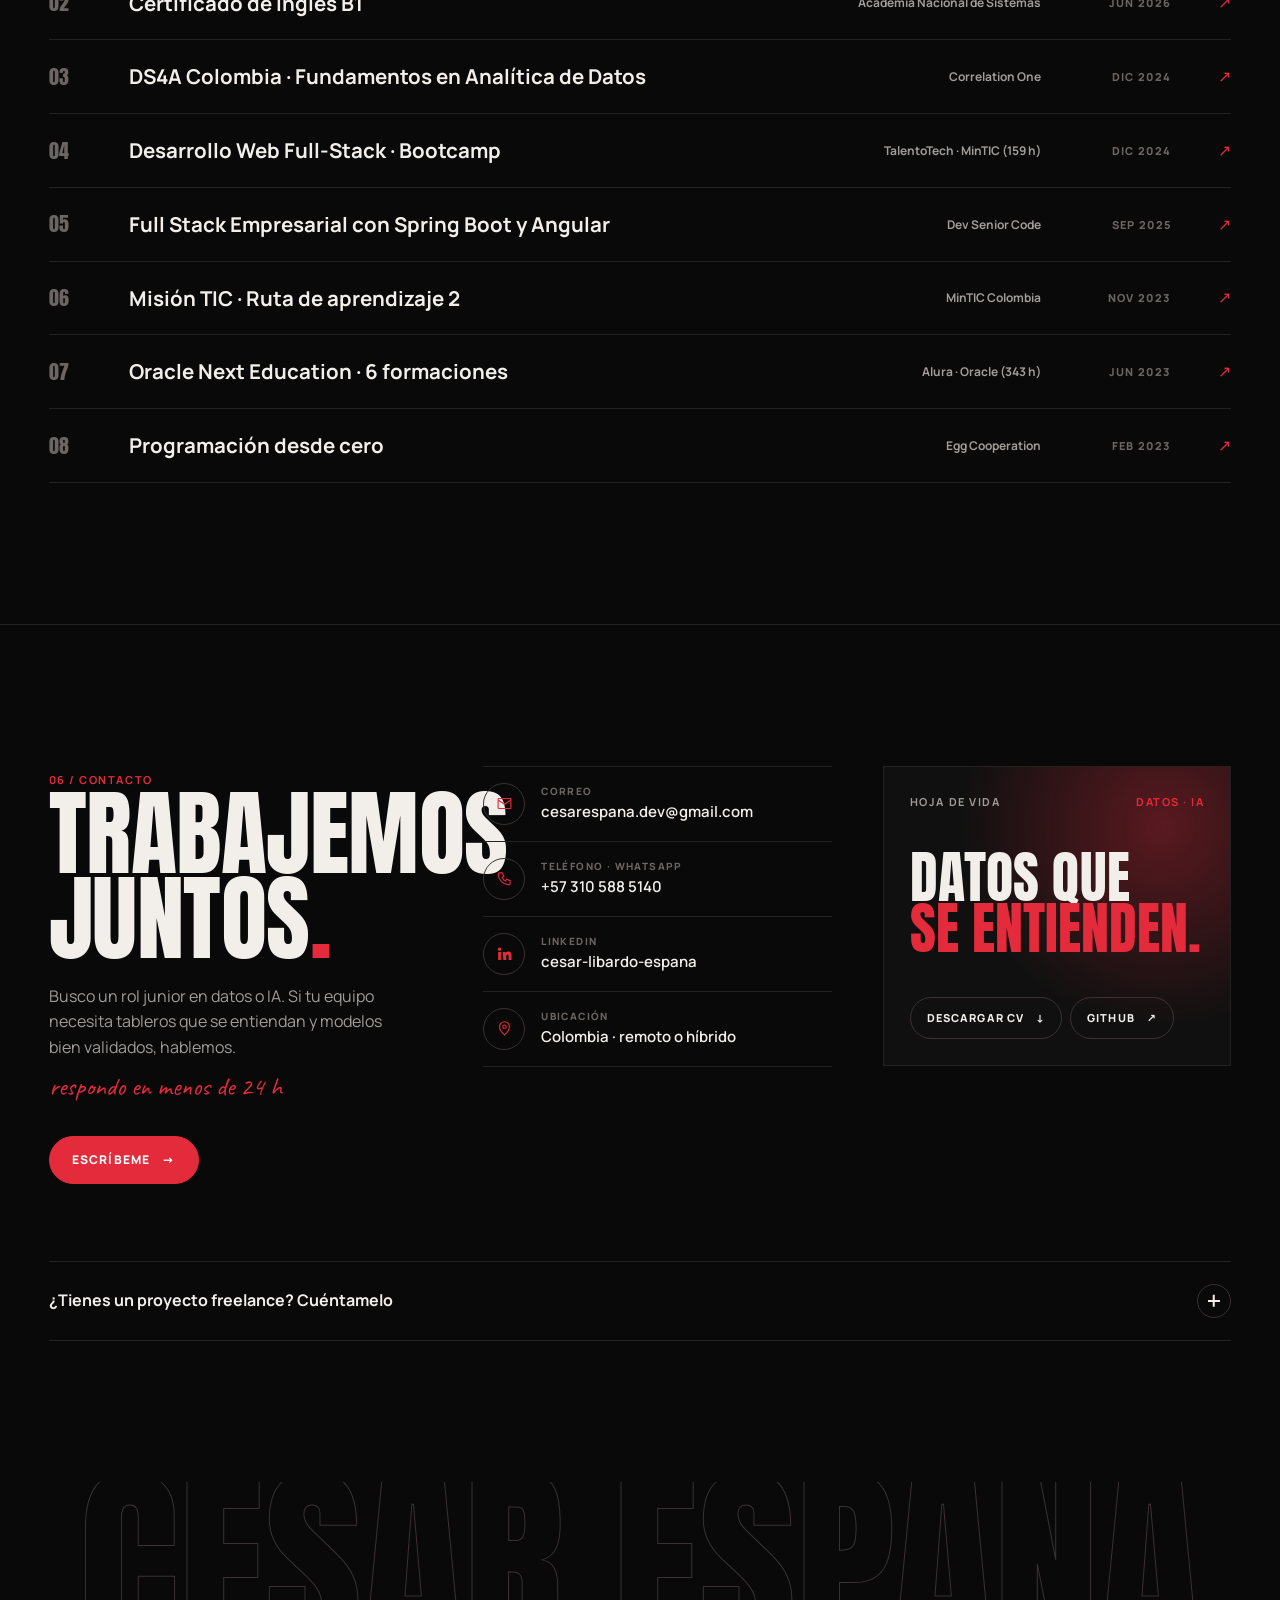
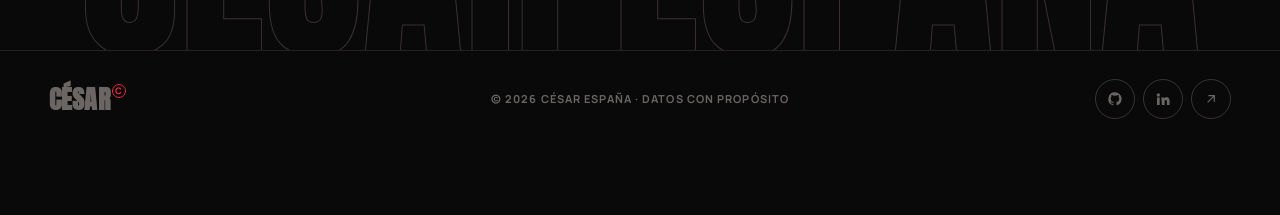
<file: Analyst/analyst.html>
<!doctype html>
<html lang="es">
<head>
<meta charset="utf-8" />
<meta name="viewport" content="width=device-width, initial-scale=1" />
<title>César España · Datos e IA</title>
<meta name="description" content="César España, Magíster en Inteligencia Artificial y analista de datos: Power BI con modelo estrella y DAX, Python, SQL, machine learning con TensorFlow y scikit-learn." />
<meta name="theme-color" content="#090909" />
<link rel="icon" href="data:image/svg+xml,%3Csvg xmlns='http://www.w3.org/2000/svg' viewBox='0 0 32 32'%3E%3Crect width='32' height='32' fill='%23090909'/%3E%3Ctext x='16' y='25' font-family='Impact,sans-serif' font-size='24' fill='%23e32b3c' text-anchor='middle'%3EC%3C/text%3E%3C/svg%3E" />
<link rel="preconnect" href="https://fonts.googleapis.com">
<link rel="preconnect" href="https://fonts.gstatic.com" crossorigin>
<link href="https://fonts.googleapis.com/css2?family=Anton&family=Caveat:wght@500&family=JetBrains+Mono:wght@400;500&family=Manrope:wght@400;500;600;700;800&display=swap" rel="stylesheet">
<link rel="stylesheet" href="../assets/theme.css" />
</head>

<body data-page="analyst">

<!-- ═══════ PRELOADER ═══════ -->
<div class="preloader" id="preloader" aria-hidden="true">
  <canvas></canvas>
  <span class="pl-mark">C</span>
  <div class="pl-foot">
    <span class="label">Datos · IA · Machine Learning</span>
    <span class="pl-count">000</span>
  </div>
  <span class="pl-line"></span>
</div>

<div class="scroll-progress" aria-hidden="true"></div>

<!-- ═══════ HEADER ═══════ -->
<header class="site-header">
  <a class="logo" href="../index.html" aria-label="César España, inicio">CÉSAR<sup>C</sup></a>
  <nav class="desktop-nav" aria-label="Principal">
    <a href="#proyectos">Proyectos</a>
    <a href="#proceso">Proceso</a>
    <a href="#sobre-mi">Sobre mí</a>
    <a href="#trayectoria">Trayectoria</a>
    <a href="#certificados">Certificados</a>
    <a href="#contacto">Contacto</a>
  </nav>
  <div class="header-actions">
    <a class="switch-link" href="../Develop/dev.html">Ver Full-Stack ↗</a>
    <button class="motion-toggle" type="button"><i></i><span>Motion on</span></button>
    <a class="header-cta" href="#contacto">Hablemos <span class="arr">↗</span></a>
    <button class="menu-btn" type="button" aria-label="Abrir menú" aria-expanded="false"><span></span><span></span></button>
  </div>
</header>

<div class="mobile-menu">
  <nav aria-label="Menú móvil">
    <a href="#proyectos">Proyectos</a>
    <a href="#proceso">Proceso</a>
    <a href="#sobre-mi">Sobre mí</a>
    <a href="#trayectoria">Trayectoria</a>
    <a href="#contacto">Contacto</a>
    <a href="../Develop/dev.html">Full-Stack ↗</a>
  </nav>
  <div class="mm-foot">
    <button class="motion-toggle" type="button"><i></i><span>Motion on</span></button>
    <a class="label" href="../Documentos/Data –Cesar-España-CV.pdf" download>Descargar CV ↓</a>
  </div>
</div>

<main>

<!-- ═══════ HERO ═══════ -->
<section class="hero" id="home">
  <div class="hero-meta">
    <div class="role-line">
      <span class="label red">Analista de datos / IA</span>
      <span class="label">Magíster en Inteligencia Artificial</span>
    </div>
    <span class="availability"><i></i>Disponible para trabajar</span>
  </div>

  <h1 class="hero-title">Analista</h1>

  <div class="hero-photo">
    <img src="../Documentos/cesar-cutout.webp" alt="Retrato de César España" width="943" height="1024" />
  </div>

  <p class="hero-hand">datos que <b>hablan</b></p>

  <div class="hero-intro fade-up" style="--d:1.1s">
    <p>Construyo <b>tableros en Power BI</b> con modelo estrella y DAX, preparo los datos con
      <b>Python, Pandas y SQL</b> y entreno modelos que se validan sin fuga de datos.
      Valido cada cifra contra la fuente antes de entregar.</p>
  </div>

  <div class="hero-side fade-up" style="--d:1.25s">
    <div class="stat">1.895<small>Sedes en un tablero nacional</small></div>
    <div class="stat">53<small>Medidas DAX</small></div>
  </div>

  <div class="hero-bottom">
    <a class="play-link" href="#proyectos"><span class="circle">▶</span>Ver proyectos</a>
    <span class="scroll-cue">Desliza para descubrir <i>↓</i></span>
    <span class="label">Trabajo seleccionado / 2025–2026</span>
  </div>
</section>

<!-- ═══════ MARQUEE ═══════ -->
<div class="marquee" aria-hidden="true">
  <div class="marquee-track">
    <span>Power BI</span><span>DAX</span><span>Python</span><span>SQL</span><span>Pandas</span><span>scikit-learn</span><span>TensorFlow</span><span>MLflow</span><span>Claude · MCP</span>
    <span>Power BI</span><span>DAX</span><span>Python</span><span>SQL</span><span>Pandas</span><span>scikit-learn</span><span>TensorFlow</span><span>MLflow</span><span>Claude · MCP</span>
  </div>
</div>

<!-- ═══════ 01 · PROYECTOS ═══════ -->
<section class="section-wrap" id="proyectos">
  <div class="sec-head">
    <div>
      <span class="label red">01 / Trabajo seleccionado</span>
      <h2 class="sec-title" data-split>Proyectos<br><span class="accent">con datos.</span></h2>
    </div>
    <div class="reveal">
      <p>Tableros para clientes reales, modelos de deep learning y análisis exploratorio. Cada número que ves aquí se puede rastrear hasta su fuente.</p>
      <div class="meta"><span class="label">Datos · ML · BI</span><span class="label">2025–2026</span></div>
    </div>
  </div>

  <div class="work-grid" data-projects="analyst">
    <article class="work-cta reveal">
      <span class="label red">Busco equipo</span>
      <h3>¿Buscas analista junior?</h3>
      <p>Busco un rol junior en datos o IA, remoto o híbrido en Colombia. Puedes abrir los tableros y revisar el código publicado.</p>
      <a class="btn btn-solid" href="#contacto">Escríbeme <span class="arr">→</span></a>
    </article>
  </div>
</section>

<!-- ═══════ 02 · PROCESO (comparador) ═══════ -->
<section class="section-wrap" id="proceso">
  <div class="breakdown">
    <div class="breakdown-copy">
      <span class="label red">02 / Una mirada al proceso</span>
      <h2 class="sec-title" data-split>Del dato crudo <span class="accent">al tablero.</span></h2>
      <p class="reveal">Un mismo dataset, antes y después. Arrastra la línea: a la izquierda los registros como llegan,
        con duplicados y vacíos; a la derecha el tablero del Dashboard SGD que se construyó con ellos.</p>
      <div class="specs reveal">
        <span>Python · Pandas → limpieza y validación</span>
        <span>Modelo estrella → 53 medidas DAX</span>
        <span>Claude vía MCP → con revisión humana</span>
      </div>
    </div>

    <div class="reveal" style="--d:.15s">
      <div class="compare" style="--pos:50%">
        <div class="layer before">
          <span class="tag">Dato crudo</span>
          <div class="raw-table">
            <table>
              <thead><tr><th>sede_id</th><th>departamento</th><th>municipio</th><th>sesiones</th><th>fecha</th></tr></thead>
              <tbody>
                <tr><td>SED-0412</td><td>CAQUETA</td><td>florencia</td><td>18</td><td>2025-03-04</td></tr>
                <tr><td class="bad">SED-0412</td><td class="bad">Caquetá</td><td class="bad">Florencia </td><td class="bad">18</td><td class="bad">04/03/2025</td></tr>
                <tr><td>SED-1177</td><td>Nariño</td><td>Pasto</td><td class="nan">NaN</td><td>2025-03-06</td></tr>
                <tr><td>SED-0950</td><td>antioquia</td><td>MEDELLIN</td><td>"12"</td><td>2025-13-02</td></tr>
                <tr><td>SED-1530</td><td>Boyacá</td><td class="nan">null</td><td>9</td><td>2025-03-09</td></tr>
                <tr><td class="bad">SED-1530</td><td class="bad">BOYACA</td><td class="bad">—</td><td class="bad">9</td><td class="bad">2025-03-09</td></tr>
                <tr><td>SED-0088</td><td>Huila</td><td>Neiva</td><td>-3</td><td>2025-03-11</td></tr>
                <tr><td>SED-1764</td><td>Cauca</td><td>Popayán</td><td>21</td><td class="nan">NaT</td></tr>
                <tr><td>SED-0631</td><td>Meta</td><td>Villavicencio</td><td>14</td><td>2025-03-14</td></tr>
                <tr><td>SED-0302</td><td>Sucre</td><td>sincelejo</td><td>7.0</td><td>2025-03-15</td></tr>
              </tbody>
            </table>
          </div>
        </div>
        <div class="layer after">
          <span class="tag">Tablero</span>
          <div class="dash">
            <div class="kpi"><small>Sedes</small><b>1.895</b></div>
            <div class="kpi"><small>Sesiones</small><b>34.110</b></div>
            <div class="kpi"><small>Departamentos</small><b>33<em>100%</em></b></div>
            <div class="chart" aria-hidden="true">
              <i style="--h:62%"></i><i style="--h:80%"></i><i style="--h:45%"></i><i style="--h:92%"></i><i style="--h:70%"></i><i style="--h:56%"></i><i style="--h:84%"></i><i style="--h:38%"></i><i style="--h:66%"></i><i style="--h:75%"></i>
            </div>
            <div class="donut" aria-hidden="true">
              <svg viewBox="0 0 42 42"><circle cx="21" cy="21" r="15.9" fill="none" stroke="#2a2424" stroke-width="5"/><circle cx="21" cy="21" r="15.9" fill="none" stroke="#e32b3c" stroke-width="5" stroke-dasharray="72 28" stroke-dashoffset="25"/><text x="21" y="24" text-anchor="middle" font-size="8" fill="#f2efeb" font-family="Anton, Impact, sans-serif">72%</text></svg>
            </div>
          </div>
        </div>
        <div class="divider"><span>⇄</span></div>
      </div>
      <div class="compare-foot"><span class="label">Registros de ejemplo</span><span class="label">Arrastra · ⇄</span></div>
    </div>
  </div>
</section>

<!-- ═══════ MÉTRICAS ═══════ -->
<section class="section-wrap" aria-label="Cifras">
  <div class="metrics">
    <article class="metric reveal">
      <div class="num"><span data-count="1.22" data-dec="2">0</span><span class="unit">M</span></div>
      <h3>Registros procesados</h3>
      <p>Limpieza y transformación de los resultados ICFES Saber Pro con Python y Pandas.</p>
      <span class="src">Análisis Saber Pro · 2026</span>
    </article>
    <article class="metric reveal" style="--d:.1s">
      <div class="num"><span data-count="34110">0</span></div>
      <h3>Sesiones en 33 departamentos</h3>
      <p>Seguimiento del programa Computadores para Educar con modelo estrella y 53 medidas DAX.</p>
      <span class="src">Dashboard SGD · 2025–2026</span>
    </article>
    <article class="metric reveal" style="--d:.2s">
      <div class="num"><span data-count="0.987" data-dec="3">0</span></div>
      <h3>AUC en test</h3>
      <p>Clasificador de neumonía con ResNet50; F1 de 0,937 con intervalo de confianza del 95%.</p>
      <span class="src">AI-XRay · 2026</span>
    </article>
  </div>
</section>

<!-- ═══════ 03 · SOBRE MÍ ═══════ -->
<section class="section-wrap" id="sobre-mi">
  <div class="sec-head">
    <div>
      <span class="label red">03 / Sobre mí</span>
      <h2 class="sec-title" data-split>Valido antes<br>de <span class="accent">confiar.</span></h2>
    </div>
  </div>

  <div class="about-grid">
    <div class="about-text reveal">
      <p class="about-lead">Un buen porcentaje no sirve <em>si no se sabe cómo se midió.</em>
        <span class="dim">Por eso cuido la validación tanto como el modelo.</span></p>
      <p>Soy <b>Ingeniero en Sistemas y Magíster en Inteligencia Artificial</b>. Trabajo como
        analista de datos freelance construyendo tableros en Power BI para clientes que contratan el proyecto
        completo, y antes pasé dos años gestionando sistemas, bases de datos e informes.</p>
      <p>En mi Trabajo Fin de Máster demostré que partir los datos por imagen en lugar de por paciente infla la
        exactitud de <b>85,7% a 99,8%</b>. Esa lección la aplico en todo: particiones sin fuga, intervalos de confianza
        y pruebas estadísticas. También uso IA generativa (Claude conectado a Power BI vía MCP) para acelerar el trabajo,
        revisando cada resultado.</p>
      <p>Me gusta explicar lo técnico en lenguaje claro: lo hice como docente de Python e IA en POLINTEC.</p>
    </div>

    <div class="reveal" style="--d:.15s">
      <aside class="now-card">
        <h3 class="label red"><span class="availability"><i></i></span>Ahora mismo</h3>
        <div class="now-row"><span>Buscando rol junior en datos o IA</span><span>2026</span></div>
        <div class="now-row"><span>Tableros Power BI <span class="muted">· freelance</span></span><span>Activo</span></div>
        <div class="now-row"><span>Inglés B1 <span class="muted">· hacia B2</span></span><span>En curso</span></div>
        <div class="now-row"><span>Remoto, o híbrido en Colombia</span><span>Disponible</span></div>
      </aside>
      <div class="stack-groups">
        <div><h4 class="label">BI y visualización</h4><div class="chips"><span class="chip key">Power BI</span><span class="chip key">DAX</span><span class="chip">Modelo estrella</span><span class="chip">Excel avanzado</span><span class="chip">KPIs</span></div></div>
        <div><h4 class="label">Datos</h4><div class="chips"><span class="chip key">Python</span><span class="chip key">SQL</span><span class="chip">Pandas</span><span class="chip">NumPy</span><span class="chip">PostgreSQL</span><span class="chip">MySQL</span><span class="chip">PySpark</span><span class="chip">ETL</span></div></div>
        <div><h4 class="label">Machine learning</h4><div class="chips"><span class="chip key">scikit-learn</span><span class="chip key">TensorFlow / Keras</span><span class="chip">CNN</span><span class="chip">Transfer learning</span><span class="chip">MLflow</span><span class="chip">Bootstrap · McNemar</span></div></div>
        <div><h4 class="label">IA generativa y despliegue</h4><div class="chips"><span class="chip">Claude · Claude Code</span><span class="chip">MCP</span><span class="chip">Hugging Face</span><span class="chip">Ollama</span><span class="chip">FastAPI</span><span class="chip">Docker</span><span class="chip">Git</span></div></div>
      </div>
    </div>
  </div>
</section>

<!-- ═══════ 04 · TRAYECTORIA ═══════ -->
<section class="section-wrap" id="trayectoria">
  <div class="journey">
    <div class="journey-side">
      <span class="label red">04 / Trayectoria</span>
      <h2 class="sec-title" data-split>Experiencia<br><span class="accent">&amp; estudios.</span></h2>
      <p class="reveal">Primero el trabajo y después los estudios, de lo más reciente a lo más antiguo. Toca cada fila para ver el detalle.</p>
    </div>

    <div>
      <h3 class="label red acc-group">Experiencia</h3>
      <div class="acc reveal">
        <div class="acc-item open">
          <button class="acc-head" type="button">
            <span class="acc-date">Mar 2025 – Actual</span>
            <span class="acc-title">Analista de Datos · Freelance<small>Proyectos para clientes · Remoto · Colombia</small></span>
            <span class="acc-icon" aria-hidden="true"></span>
          </button>
          <div class="acc-body"><div><ul>
            <li>Desarrollo <b>tableros en Power BI</b> para clientes que contratan el proyecto completo, entre ellos el seguimiento del programa nacional <b>Computadores para Educar</b> y el análisis de resultados <b>ICFES Saber Pro</b>.</li>
            <li>Preparo y limpio los datos con Python y Pandas, diseño el <b>modelo estrella</b> y las <b>medidas DAX</b>, y valido cada cifra contra la fuente antes de entregar.</li>
          </ul></div></div>
        </div>
        <div class="acc-item">
          <button class="acc-head" type="button">
            <span class="acc-date">Oct 2025 – May 2026</span>
            <span class="acc-title">Docente por horas cátedra<small>Politécnico Internacional Colombiano (POLINTEC)</small></span>
            <span class="acc-icon" aria-hidden="true"></span>
          </button>
          <div class="acc-body"><div><ul>
            <li>Preparé y dicté clases de <b>programación con Python</b> y <b>conceptos básicos de inteligencia artificial</b> en los técnicos de Asistencia y Soporte de TI y Auxiliar de Diseño Gráfico.</li>
            <li>Acompañé a estudiantes que empezaban desde cero, traduciendo conceptos técnicos a ejemplos prácticos; también dicté diseño gráfico con herramientas de Adobe.</li>
          </ul></div></div>
        </div>
        <div class="acc-item">
          <button class="acc-head" type="button">
            <span class="acc-date">Mar 2023 – Mar 2025</span>
            <span class="acc-title">Auxiliar Técnico<small>Servicio Ambiental Integral de Colombia SAS (SAIR)</small></span>
            <span class="acc-icon" aria-hidden="true"></span>
          </button>
          <div class="acc-body"><div><ul>
            <li>Gestioné y respaldé <b>bases de datos e informes</b> de la empresa y administré sistemas, servidores y correo institucional.</li>
            <li>Brindé soporte técnico presencial y remoto a usuarios no técnicos.</li>
          </ul></div></div>
        </div>
      </div>
      <h3 class="label red acc-group">Estudios</h3>
      <div class="acc reveal">
        <div class="acc-item">
          <button class="acc-head" type="button">
            <span class="acc-date">15 Oct 2025 – 26 Oct 2026</span>
            <span class="acc-title">Máster en Inteligencia Artificial<small>Università degli Studi Guglielmo Marconi · AICAD Business School · Italia</small></span>
            <span class="acc-icon" aria-hidden="true"></span>
          </button>
          <div class="acc-body"><div><p>1.500 horas: aprendizaje automático, procesamiento de lenguaje natural y visión por computador. Trabajo Fin de Máster: detección de cáncer de pulmón con CNN sobre 1.097 tomografías de 110 casos, con estudio de ablación de 5 modelos frente a una línea base HOG + SVM, validado con bootstrap, McNemar con corrección de Holm y Grad-CAM.</p>
            <button class="btn" type="button" data-pdf="../Diplomados/Cesar Libardo España Salguero - Diploma de Maestria en Inteligencia Artificial.pdf" data-title="Máster en Inteligencia Artificial">Ver diploma <span class="arr">↗</span></button></div></div>
        </div>
        <div class="acc-item">
          <button class="acc-head" type="button">
            <span class="acc-date">Oct 2025 – Oct 2026</span>
            <span class="acc-title">Master in AI &amp; Data Science<small>Dev Senior Code · Florida Global University · EEUU</small></span>
            <span class="acc-icon" aria-hidden="true"></span>
          </button>
          <div class="acc-body"><div><p>Proyecto AI-XRay: clasificador de neumonía con ResNet50, seguimiento de experimentos en MLflow, procesamiento con PySpark y API de inferencia en FastAPI.</p>
            <button class="btn" type="button" data-pdf="../Diplomados/Cesar Libardo España Salguero - Master en IA &amp; Data Science.pdf" data-title="Master in AI &amp; Data Science">Ver diploma <span class="arr">↗</span></button></div></div>
        </div>
        <div class="acc-item">
          <button class="acc-head" type="button">
            <span class="acc-date">Mar 2026 – Jun 2026</span>
            <span class="acc-title">Desarrollador Junior Full-Stack Java<small>Generation Colombia</small></span>
            <span class="acc-icon" aria-hidden="true"></span>
          </button>
          <div class="acc-body"><div><p>Programa virtual con proyecto final en equipo (AgroConecta): Java, Spring Boot, PostgreSQL y una SPA en JavaScript.</p>
            <button class="btn" type="button" data-pdf="../Diplomados/Cesar Libardo España Salguero - Desarrollador Junior FULL-STACK JAVA.pdf" data-title="Desarrollador Junior Full-Stack Java · Generation Colombia">Ver diploma <span class="arr">↗</span></button></div></div>
        </div>
        <div class="acc-item">
          <button class="acc-head" type="button">
            <span class="acc-date">Feb 2018 – Ago 2025</span>
            <span class="acc-title">Ingeniero de Sistemas<small>Universidad de la Amazonia · Colombia</small></span>
            <span class="acc-icon" aria-hidden="true"></span>
          </button>
          <div class="acc-body"><div><p>Formación base en programación, bases de datos, redes e ingeniería de software.</p>
            <button class="btn" type="button" data-pdf="../Diplomados/Cesar Libardo España Salguero - Ingeniero en Sistemas Universidad de la Amazonia.pdf" data-title="Ingeniero de Sistemas · Universidad de la Amazonia">Ver diploma <span class="arr">↗</span></button></div></div>
        </div>
      </div>
    </div>
  </div>
</section>

<!-- ═══════ 05 · CERTIFICADOS ═══════ -->
<section class="section-wrap" id="certificados">
  <div class="sec-head">
    <div>
      <span class="label red">05 / Formación complementaria</span>
      <h2 class="sec-title" data-split>Certificados<span class="dot">.</span></h2>
    </div>
    <p class="reveal">Toca cualquiera para abrir el PDF original.</p>
  </div>

  <ul class="certs reveal" style="list-style:none;padding:0;margin:0">
    <li class="cert" tabindex="0" data-pdf="../Diplomados/Cesar Libardo España Salguero -Cientifico de Datos e Inteligencia Artificial Aplicada.pdf">
      <span class="cert-n">01</span><h4>Científico de Datos e Inteligencia Artificial Aplicada</h4><span class="cert-org">Dev Senior · Certiprof</span><span class="cert-when">Oct 2026</span><span class="cert-arr">↗</span></li>
    <li class="cert" tabindex="0" data-pdf="../Diplomados/Cesar Libardo España Salguero - Certificado Ingles B1.pdf">
      <span class="cert-n">02</span><h4>Certificado de inglés B1</h4><span class="cert-org">Academia Nacional de Sistemas</span><span class="cert-when">Jun 2026</span><span class="cert-arr">↗</span></li>
    <li class="cert" tabindex="0" data-pdf="../Diplomados/Cesar Libardo España Salguero -DS4A  Colombia Fundamentos en Analítica de Datos • Correlation One.pdf">
      <span class="cert-n">03</span><h4>DS4A Colombia · Fundamentos en Analítica de Datos</h4><span class="cert-org">Correlation One</span><span class="cert-when">Dic 2024</span><span class="cert-arr">↗</span></li>
    <li class="cert" tabindex="0" data-pdf="../Diplomados/Cesar Libardo España Salguero -Desarrollo Web Full Stack - Talento Tech.pdf">
      <span class="cert-n">04</span><h4>Desarrollo Web Full-Stack · Bootcamp</h4><span class="cert-org">TalentoTech · MinTIC (159 h)</span><span class="cert-when">Dic 2024</span><span class="cert-arr">↗</span></li>
    <li class="cert" tabindex="0" data-pdf="../Diplomados/Cesar Libardo España Salguero - Programa  devSenior Code-.pdf">
      <span class="cert-n">05</span><h4>Full Stack Empresarial con Spring Boot y Angular</h4><span class="cert-org">Dev Senior Code</span><span class="cert-when">Sep 2025</span><span class="cert-arr">↗</span></li>
    <li class="cert" tabindex="0" data-pdf="../Diplomados/Cesar Libardo España Salguero - Formacion Mision TIC - Ruta de aprendizaje 2.pdf">
      <span class="cert-n">06</span><h4>Misión TIC · Ruta de aprendizaje 2</h4><span class="cert-org">MinTIC Colombia</span><span class="cert-when">Nov 2023</span><span class="cert-arr">↗</span></li>
    <li class="cert" tabindex="0" data-pdf="../Diplomados/Cesar Libardo España Salguero - Programa - ONE Next Education.pdf">
      <span class="cert-n">07</span><h4>Oracle Next Education · 6 formaciones</h4><span class="cert-org">Alura · Oracle (343 h)</span><span class="cert-when">Jun 2023</span><span class="cert-arr">↗</span></li>
    <li class="cert" tabindex="0" data-pdf="../Diplomados/Cesar Libardo España Salguero - Programacion Desde 0 - Egg.pdf">
      <span class="cert-n">08</span><h4>Programación desde cero</h4><span class="cert-org">Egg Cooperation</span><span class="cert-when">Feb 2023</span><span class="cert-arr">↗</span></li>
  </ul>
</section>

<!-- ═══════ 06 · CONTACTO ═══════ -->
<section class="section-wrap" id="contacto">
  <div class="contact-grid">
    <div class="contact-intro">
      <span class="label red">06 / Contacto</span>
      <h2 class="sec-title" data-split>Trabajemos<br>juntos<span class="dot">.</span></h2>
      <p class="reveal">Busco un rol junior en datos o IA. Si tu equipo necesita tableros que se entiendan y modelos bien validados, hablemos.
        <span class="hand">respondo en menos de 24 h</span></p>
      <a class="btn btn-solid reveal" href="mailto:cesarespana.dev@gmail.com">Escríbeme <span class="arr">→</span></a>
    </div>

    <ul class="contact-list reveal" style="--d:.1s">
      <li><span class="ic"><svg viewBox="0 0 24 24" fill="none" stroke="currentColor" stroke-width="1.6"><rect x="3" y="5" width="18" height="14" rx="1"/><path d="m3 7 9 6 9-6"/></svg></span>
        <div><small>Correo</small><a href="mailto:cesarespana.dev@gmail.com">cesarespana.dev@gmail.com</a></div></li>
      <li><span class="ic"><svg viewBox="0 0 24 24" fill="none" stroke="currentColor" stroke-width="1.6"><path d="M5 4h4l2 5-2.5 1.5a11 11 0 0 0 5 5L15 13l5 2v4a2 2 0 0 1-2 2A16 16 0 0 1 3 6a2 2 0 0 1 2-2"/></svg></span>
        <div><small>Teléfono · WhatsApp</small><a href="tel:+573105885140">+57 310 588 5140</a></div></li>
      <li><span class="ic"><svg viewBox="0 0 24 24" fill="currentColor"><path d="M4.98 3.5a2.5 2.5 0 1 1 0 5 2.5 2.5 0 0 1 0-5M3 9.75h4V21H3zM9.5 9.75h3.8v1.6h.06c.53-1 1.83-2.05 3.77-2.05 4.03 0 4.77 2.65 4.77 6.1V21h-4v-4.9c0-1.17-.02-2.68-1.63-2.68-1.64 0-1.89 1.28-1.89 2.6V21h-4z"/></svg></span>
        <div><small>LinkedIn</small><a href="https://www.linkedin.com/in/cesar-libardo-espana-salguero-analista-de-datos-developer/" target="_blank" rel="noopener">cesar-libardo-espana</a></div></li>
      <li><span class="ic"><svg viewBox="0 0 24 24" fill="none" stroke="currentColor" stroke-width="1.6"><path d="M12 21s-7-6.2-7-11.5A7 7 0 0 1 19 9.5C19 14.8 12 21 12 21z"/><circle cx="12" cy="9.5" r="2.5"/></svg></span>
        <div><small>Ubicación</small><span class="v">Colombia · remoto o híbrido</span></div></li>
    </ul>

    <div class="contact-card reveal" style="--d:.2s">
      <div class="cc-top"><span class="label">Hoja de vida</span><span class="label red">Datos · IA</span></div>
      <h3>Datos que<span>se entienden.</span></h3>
      <div class="btn-row">
        <a class="btn" href="../Documentos/Data –Cesar-España-CV.pdf" download>Descargar CV <span class="arr">↓</span></a>
        <a class="btn" href="https://github.com/CesarEspa" target="_blank" rel="noopener">GitHub <span class="arr">↗</span></a>
      </div>
    </div>
  </div>

  <details class="brief reveal">
    <summary>¿Tienes un proyecto freelance? Cuéntamelo <span class="acc-icon" aria-hidden="true"></span></summary>
    <form id="briefForm">
      <label>Nombre<input name="nombre" required autocomplete="name"></label>
      <label>Empresa (opcional)<input name="empresa" autocomplete="organization"></label>
      <label class="full">Tipo de proyecto
        <select name="tipo">
          <option>Tablero en Power BI</option>
          <option>Análisis exploratorio</option>
          <option>Modelo de machine learning</option>
          <option>Oferta de empleo</option>
          <option>Otro</option>
        </select>
      </label>
      <label class="full">Mensaje<textarea name="mensaje" rows="4" required></textarea></label>
      <button class="btn btn-solid" type="submit">Abrir en mi correo <span class="arr">→</span></button>
    </form>
  </details>
</section>

</main>

<p class="big-name" aria-hidden="true">César España</p>

<footer class="footer">
  <a class="logo" href="../index.html">CÉSAR<sup>C</sup></a>
  <span>© <span data-year>2026</span> César España · Datos con propósito</span>
  <div class="socials">
    <a class="icon-btn" href="https://github.com/CesarEspa" target="_blank" rel="noopener" aria-label="GitHub"><svg viewBox="0 0 24 24" fill="currentColor"><path d="M12 2a10 10 0 0 0-3.16 19.49c.5.09.68-.22.68-.48v-1.7c-2.78.6-3.37-1.34-3.37-1.34-.45-1.16-1.11-1.47-1.11-1.47-.9-.62.07-.6.07-.6 1 .07 1.53 1.03 1.53 1.03.9 1.52 2.34 1.08 2.91.83.09-.65.35-1.09.63-1.34-2.22-.25-4.56-1.11-4.56-4.94 0-1.09.39-1.98 1.03-2.68-.1-.25-.45-1.27.1-2.65 0 0 .84-.27 2.75 1.02a9.6 9.6 0 0 1 5 0c1.91-1.29 2.75-1.02 2.75-1.02.55 1.38.2 2.4.1 2.65.64.7 1.03 1.59 1.03 2.68 0 3.84-2.34 4.69-4.57 4.93.36.31.68.92.68 1.85v2.75c0 .27.18.58.69.48A10 10 0 0 0 12 2"/></svg></a>
    <a class="icon-btn" href="https://www.linkedin.com/in/cesar-libardo-espana-salguero-analista-de-datos-developer/" target="_blank" rel="noopener" aria-label="LinkedIn"><svg viewBox="0 0 24 24" fill="currentColor"><path d="M4.98 3.5a2.5 2.5 0 1 1 0 5 2.5 2.5 0 0 1 0-5M3 9.75h4V21H3zM9.5 9.75h3.8v1.6h.06c.53-1 1.83-2.05 3.77-2.05 4.03 0 4.77 2.65 4.77 6.1V21h-4v-4.9c0-1.17-.02-2.68-1.63-2.68-1.64 0-1.89 1.28-1.89 2.6V21h-4z"/></svg></a>
    <a class="icon-btn" href="#home" aria-label="Volver arriba"><svg viewBox="0 0 24 24" fill="none" stroke="currentColor" stroke-width="1.8"><path d="M7 17 17 7M8 7h9v9"/></svg></a>
  </div>
</footer>

<!-- ═══════ ASISTENTE IA ═══════ -->
<button class="ai-orb" id="aiOrb" type="button" aria-controls="aiPanel" aria-expanded="false"><i></i><span>Pregúntale a la IA</span></button>
<aside class="ai-panel" id="aiPanel" role="dialog" aria-label="Asistente del portafolio">
  <header>
    <div><b>Asistente</b><small>Pregúntame sobre César</small></div>
    <button class="x" id="aiClose" type="button" aria-label="Cerrar">×</button>
  </header>
  <div class="ai-body" id="aiBody">
    <div class="ai-msg bot">Hola, soy el asistente del portafolio de César. Puedo resumir su experiencia, sus proyectos o redactarte un correo. ¿Qué quieres saber?</div>
  </div>
  <div class="ai-sugs">
    <button type="button">¿Por qué contratarlo?</button>
    <button type="button">Resumen en 2 frases</button>
    <button type="button">¿Cuál es su stack?</button>
    <button type="button">Redacta un correo</button>
  </div>
  <form class="ai-form" id="aiForm">
    <input id="aiInput" placeholder="Escribe tu pregunta…" autocomplete="off" aria-label="Tu pregunta">
    <button type="submit">Enviar</button>
  </form>
</aside>

<!-- ═══════ MODAL DE DIPLOMAS ═══════ -->
<div class="pdf-modal" id="pdfModal" aria-hidden="true" role="dialog" aria-label="Diploma">
  <div class="pdf-modal-bg"></div>
  <div class="pdf-modal-card">
    <header class="pdf-modal-head">
      <span class="pdf-modal-title" id="pdfModalTitle">Diploma</span>
      <div class="pdf-modal-actions">
        <a class="btn" id="pdfModalDownload" href="#" download>Descargar <span class="arr">↓</span></a>
        <button class="pdf-modal-close" id="pdfModalClose" type="button" aria-label="Cerrar">×</button>
      </div>
    </header>
    <iframe class="pdf-modal-frame" id="pdfModalFrame" title="Diploma"></iframe>
  </div>
</div>

<script src="../projects-data.js"></script>
<script src="../assets/theme.js"></script>
</body>
</html>
</file>
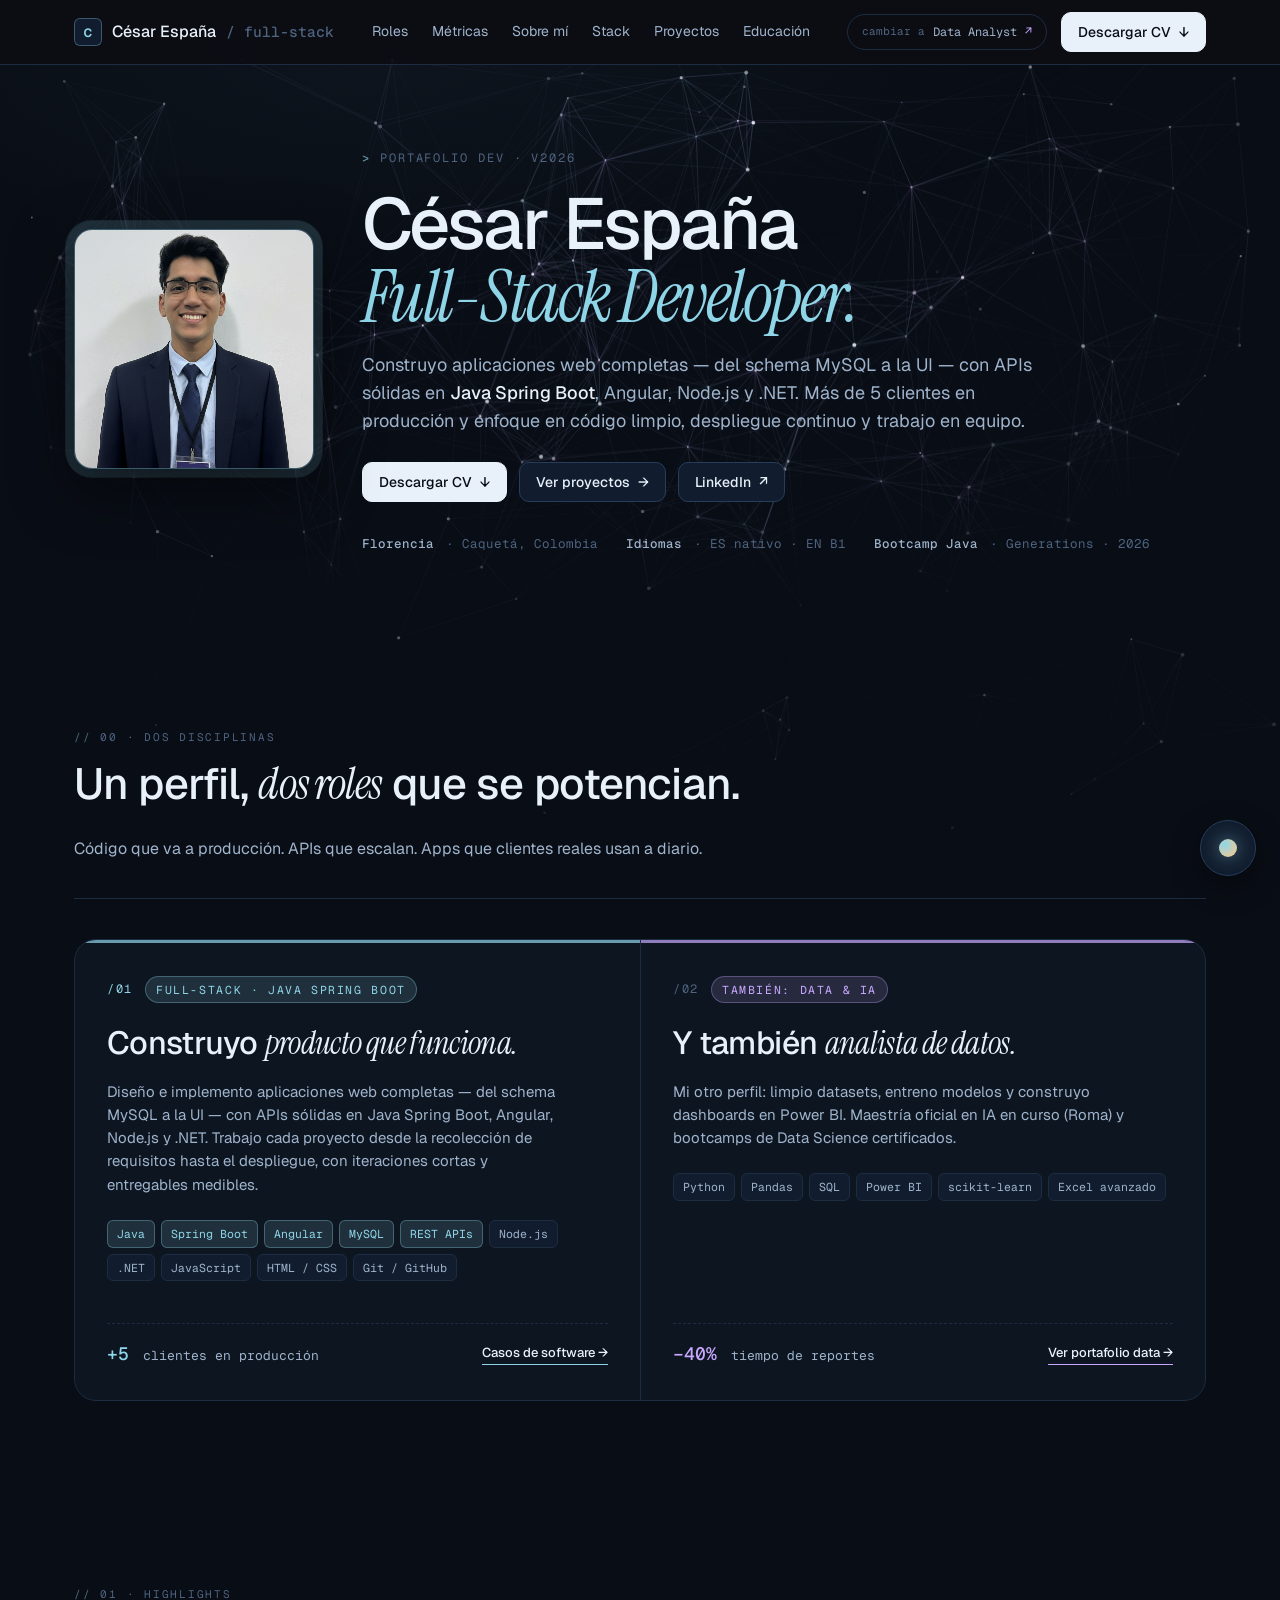
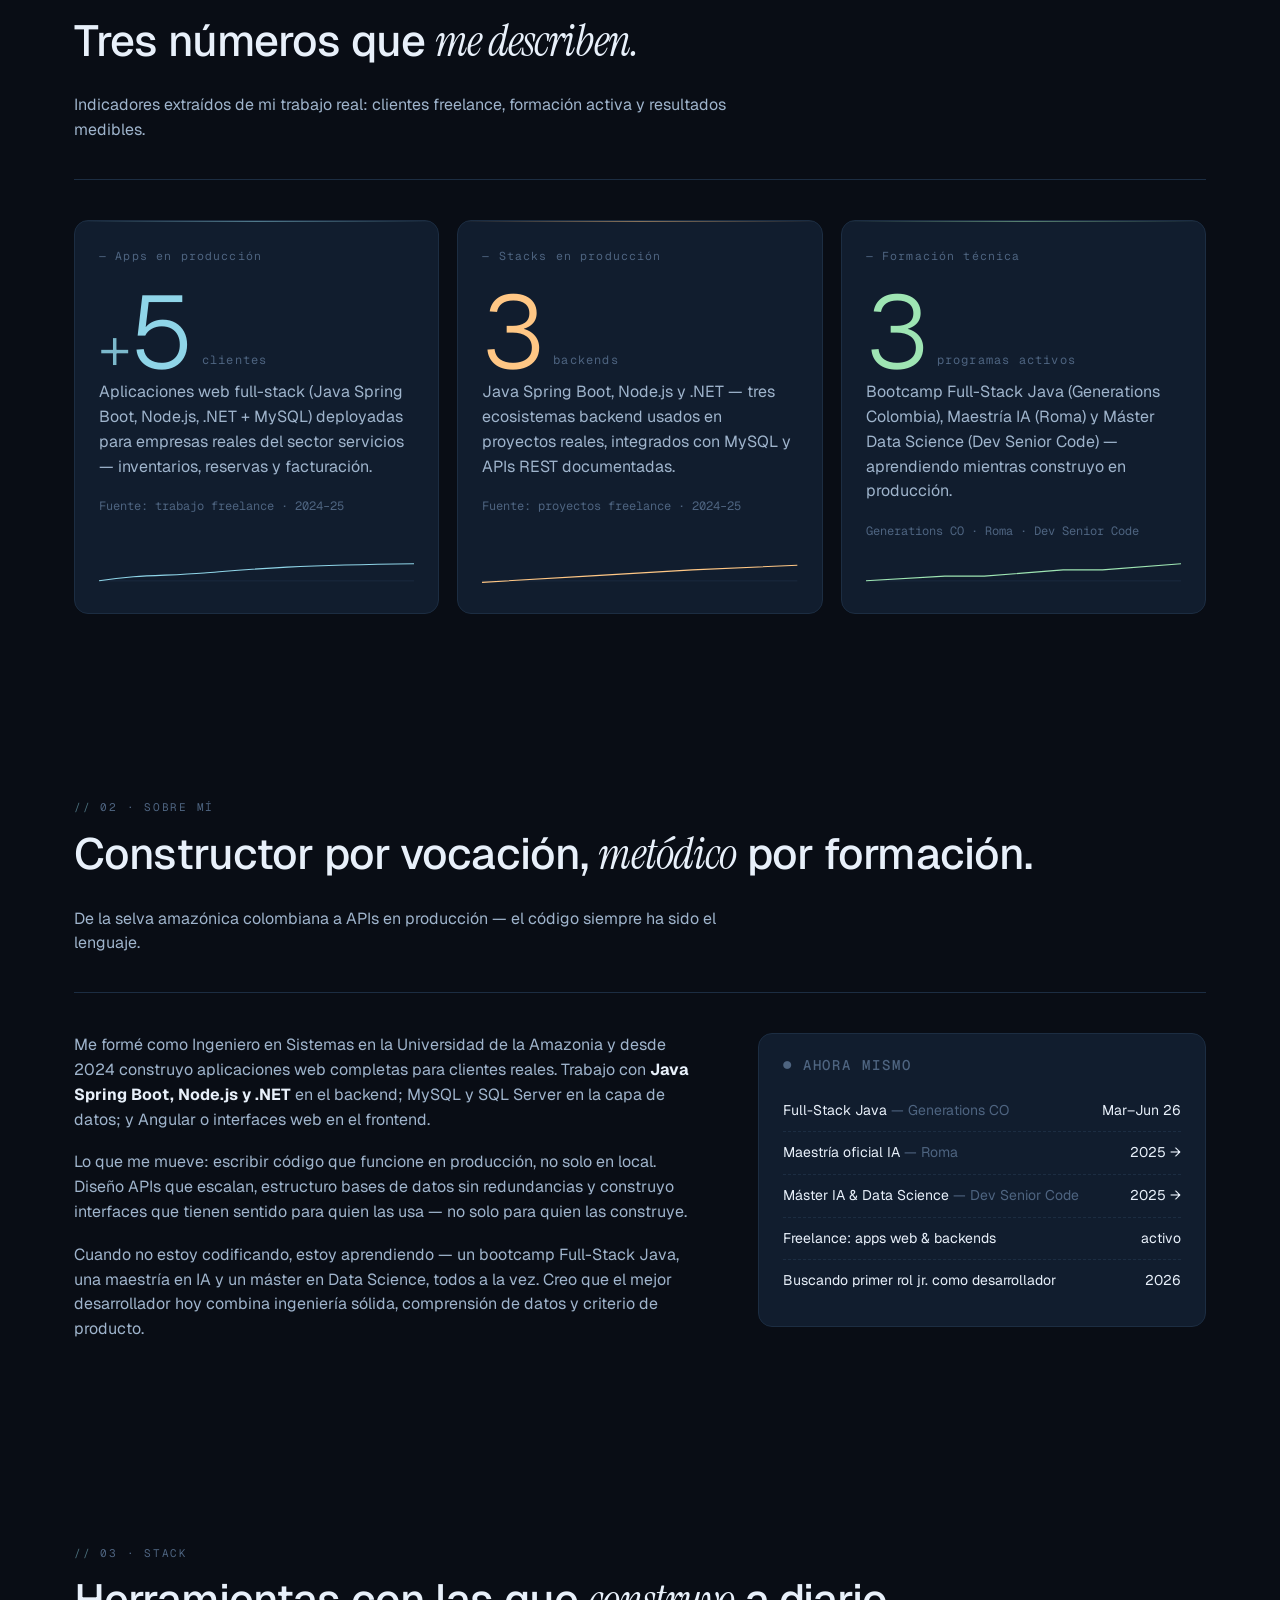
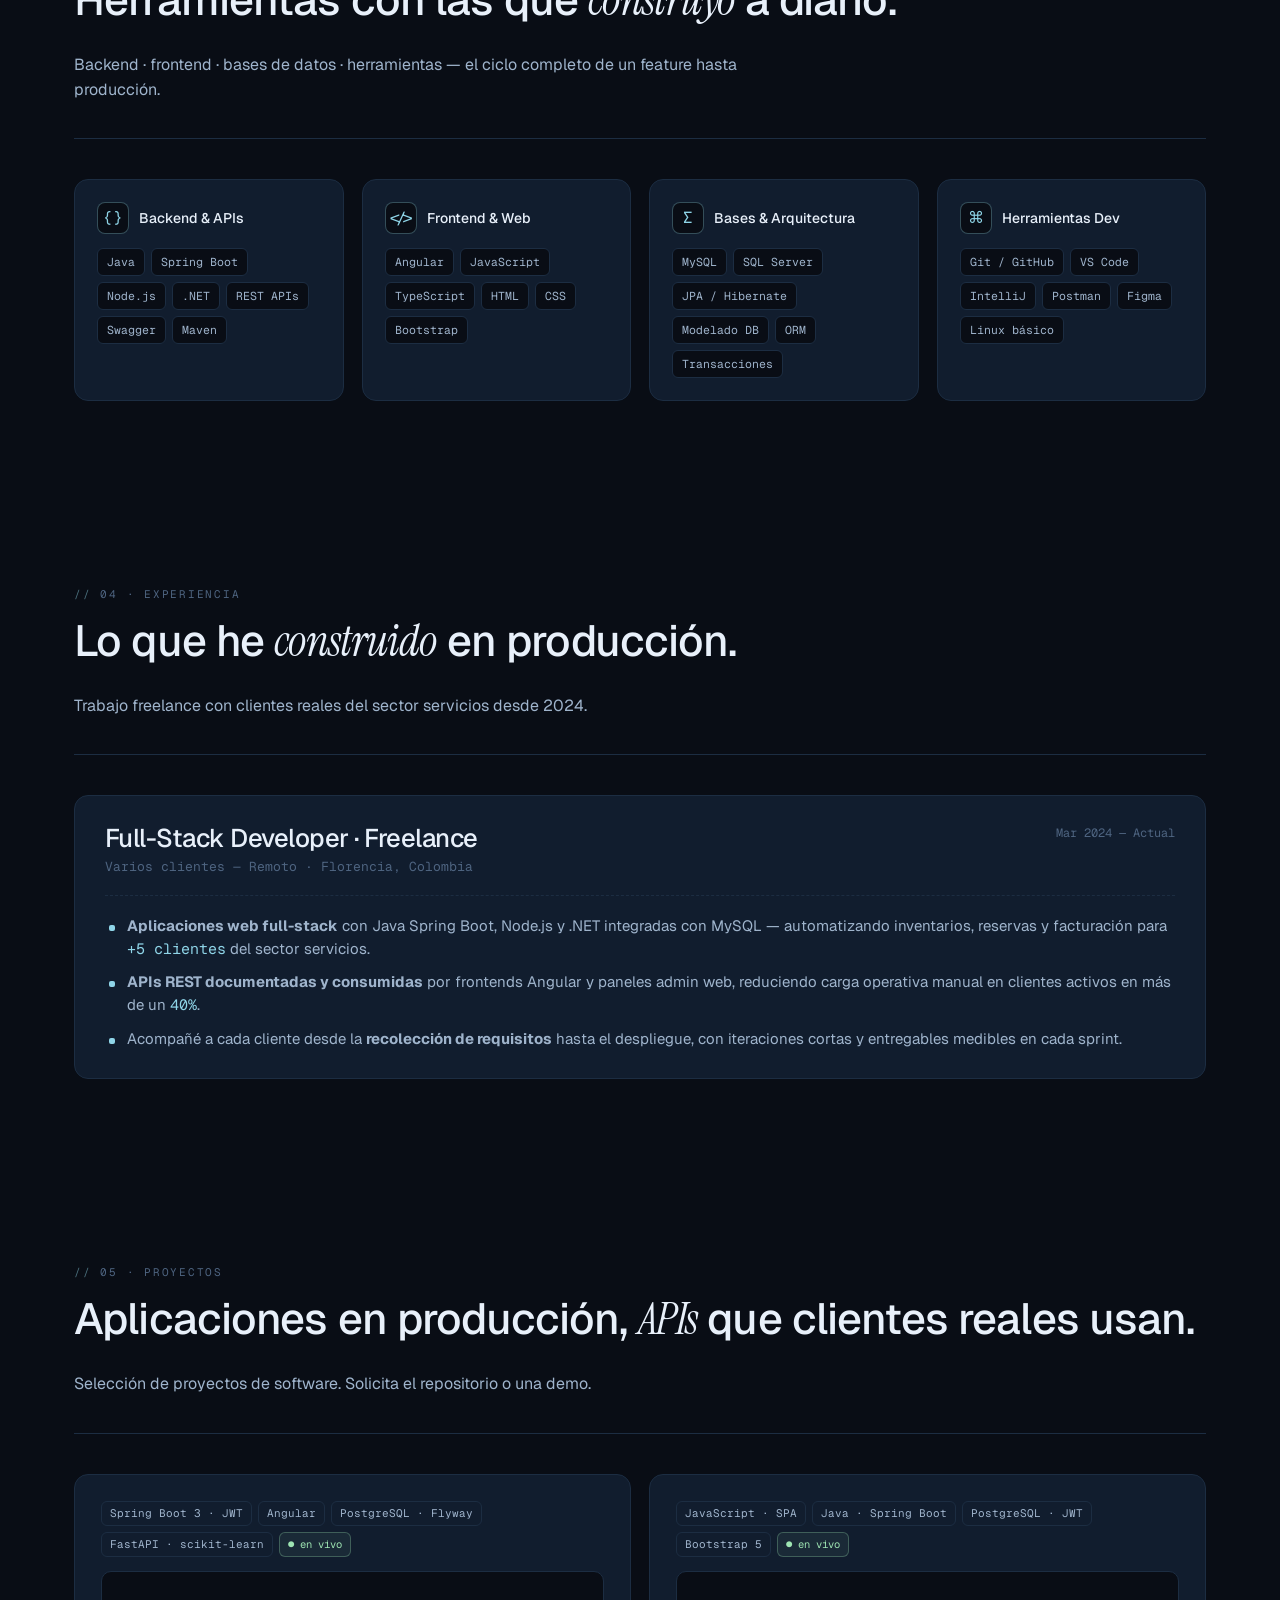
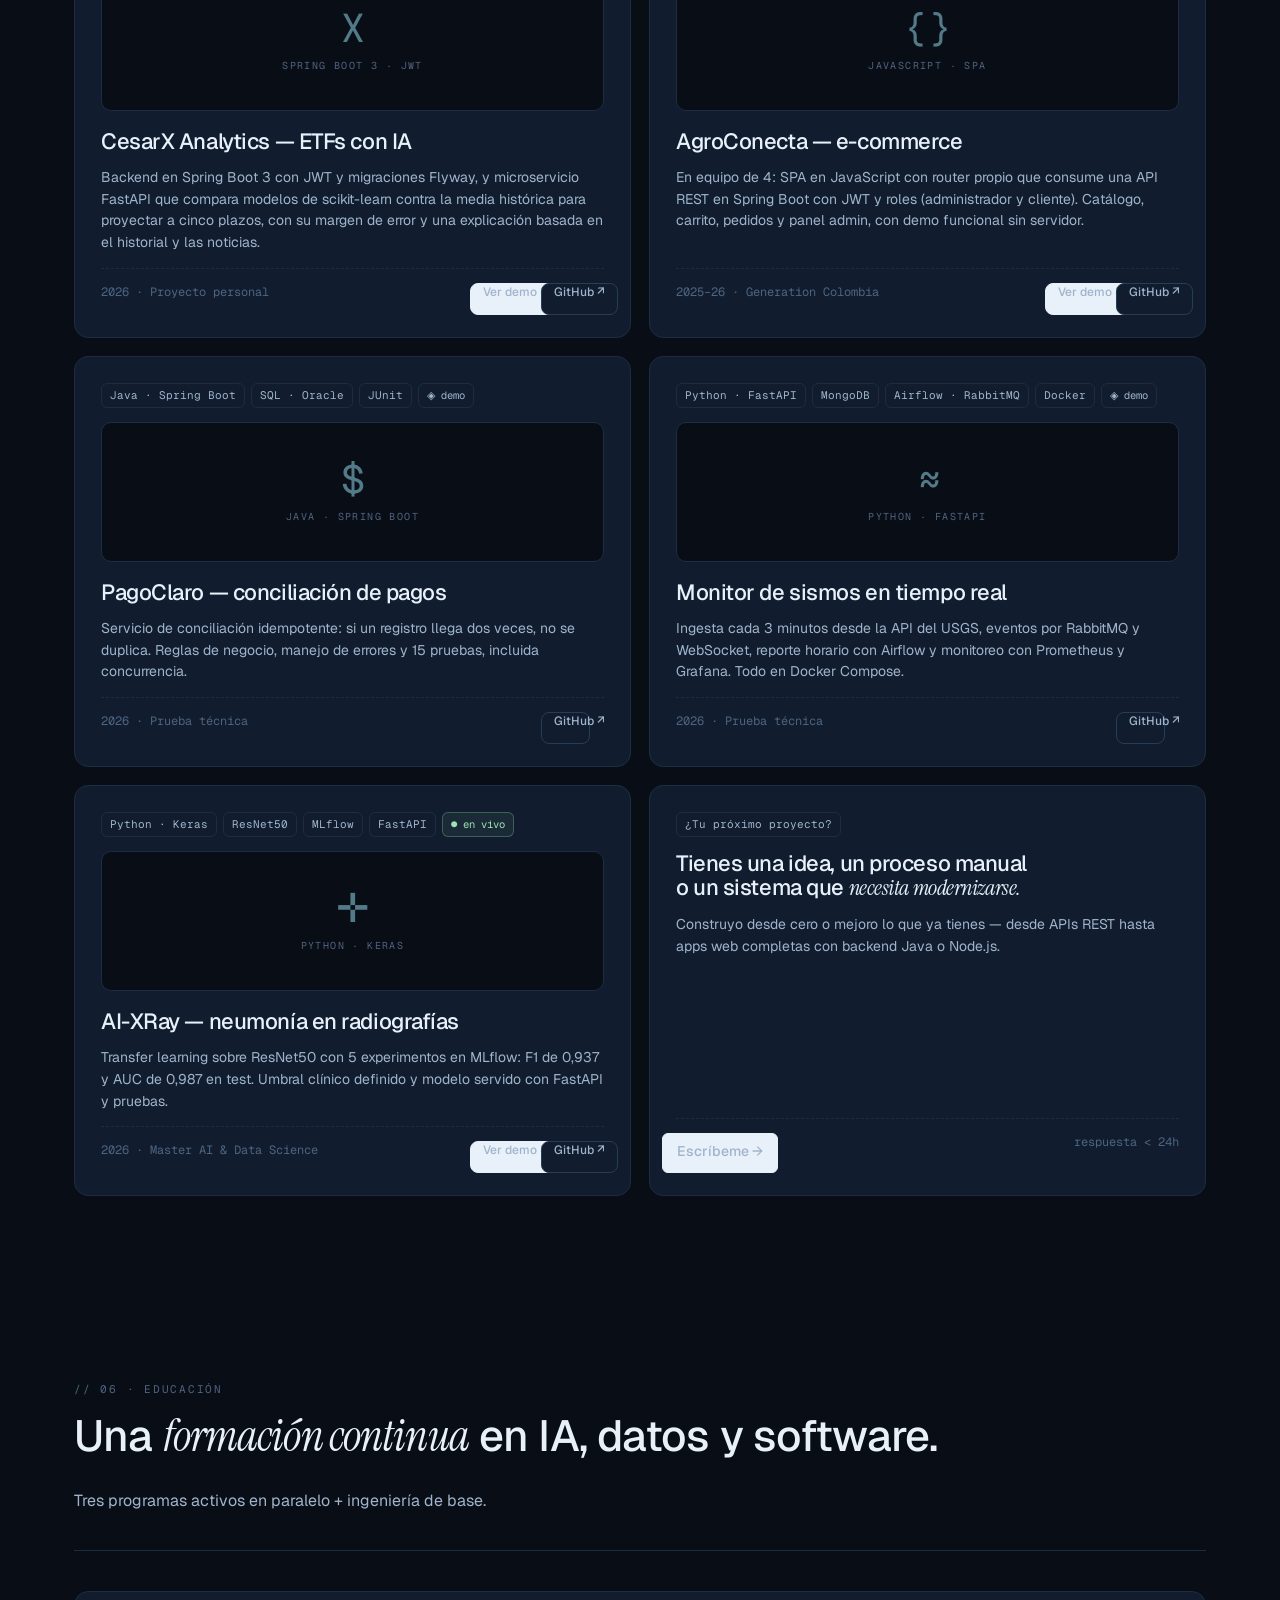
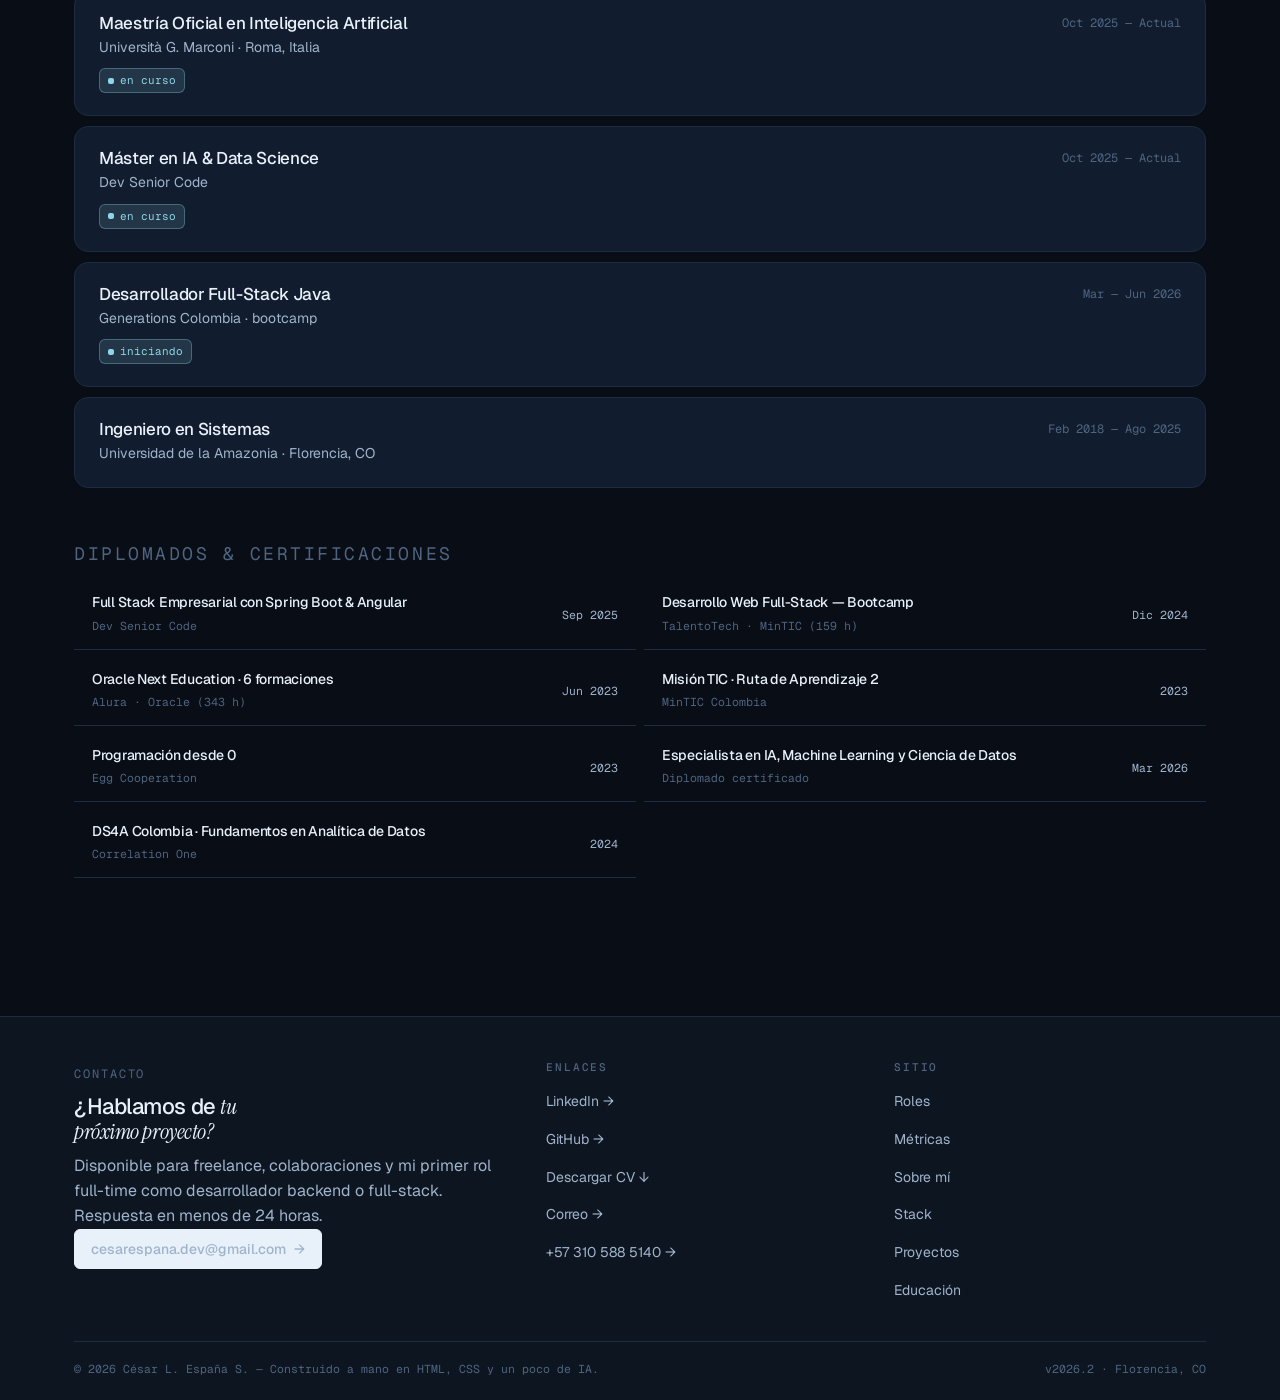
<file: dev/dev.html>
<!doctype html>
<html lang="es">
<head>
<meta charset="utf-8" />
<meta name="viewport" content="width=device-width, initial-scale=1" />
<title>César España — Desarrollador Full-Stack · Java Spring Boot</title>
<meta name="description" content="Portafolio de César Libardo España Salguero como desarrollador full-stack: Java, Spring Boot, Angular, MySQL, Node.js, .NET." />

<!-- Favicon -->
<link rel="icon" href="data:image/svg+xml,%3Csvg xmlns='http://www.w3.org/2000/svg' viewBox='0 0 32 32'%3E%3Crect width='32' height='32' rx='8' fill='%2315131c'/%3E%3Ctext x='16' y='22' font-family='monospace' font-size='18' fill='%23c8a8ff' text-anchor='middle'%3Ec%3C/text%3E%3C/svg%3E" />

<!-- Tipografías -->
<link rel="preconnect" href="https://fonts.googleapis.com">
<link rel="preconnect" href="https://fonts.gstatic.com" crossorigin>
<link href="https://fonts.googleapis.com/css2?family=Geist:wght@300;400;500;600;700&family=Geist+Mono:wght@400;500&family=Instrument+Serif:ital@0;1&display=swap" rel="stylesheet">

<!-- Estilos (todo en un solo archivo, secciones marcadas) -->
<link rel="stylesheet" href="dev.css" />
</head>

<body data-screen-label="Dev" class="view-dev">

<!-- Capa de fondo: red neuronal global -->
<canvas id="ambientNet" aria-hidden="true"></canvas>


<!-- ===================== NAV ===================== -->
<nav class="top">
  <div class="wrap row">
    <a class="brand" href="../index.html">
      <span class="mark">c</span>
      <span>César España</span>
      <span class="mono muted">/ full-stack</span>
    </a>

    <div class="nav-links">
      <a href="#roles">Roles</a>
      <a href="#metrics">Métricas</a>
      <a href="#about">Sobre mí</a>
      <a href="#stack">Stack</a>
      <a href="#projects">Proyectos</a>
      <a href="#education">Educación</a>
    </div>

    <div class="nav-right">
      <a class="persp-switch" href="../analyst/analyst.html" title="Cambiar a perspectiva Data">
        <span class="mono muted">cambiar a</span>
        <span>Data Analyst</span>
        <span class="arrow">↗</span>
      </a>
      <a class="btn btn-primary" href="../documentos/Cesar-Espana-CV.pdf" download>Descargar CV <span class="arrow">↓</span></a>
    </div>
  </div>
</nav>


<!-- ===================== HERO ===================== -->
<header class="hero" id="top">
  <div class="hero-grid"><canvas id="netCanvas"></canvas></div>

  <div class="wrap">
    <div class="hero-main">

      <!-- foto -->
      <div class="portrait">
        <img src="../documentos/cesar.jpg" alt="César Libardo España Salguero" />
      </div>

      <!-- texto -->
      <div>
        <span class="eyebrow">Portafolio Dev · v2026</span>

        <h1>
          César España<br/>
          <span class="serif">Full-Stack Developer.</span>
        </h1>

        <p class="lede">
          Construyo aplicaciones web completas — del schema MySQL a la UI — con APIs sólidas en
          <b style="color:var(--text); font-weight:500">Java Spring Boot</b>, Angular, Node.js y .NET.
          Más de 5 clientes en producción y enfoque en código limpio, despliegue continuo y trabajo en equipo.
        </p>

        <div class="hero-actions">
          <a class="btn btn-primary" href="../documentos/Cesar-Espana-CV.pdf" download>Descargar CV <span class="arrow">↓</span></a>
          <a class="btn" href="#projects">Ver proyectos <span class="arrow">→</span></a>
          <a class="btn" href="https://www.linkedin.com/in/cesar-libardo-espana-salguero-analista-de-datos-developer/" target="_blank" rel="noopener">LinkedIn <span class="arrow">↗</span></a>
        </div>

        <div class="meta-row">
          <span><b>Florencia</b> · Caquetá, Colombia</span>
          <span><b>Idiomas</b> · ES nativo · EN B1</span>
          <span><b>Bootcamp Java</b> · Generations · 2026</span>
        </div>
      </div>

    </div>
  </div>
</header>


<!-- ===================== DOS ROLES (separación clara) ===================== -->
<section id="roles">
  <div class="wrap">
    <div class="section-head">
      <div>
        <span class="section-tag">00 · Dos disciplinas</span>
        <h2>Un perfil, <span class="serif">dos roles</span> que se potencian.</h2>
      </div>
      <p>Código que va a producción. APIs que escalan. Apps que clientes reales usan a diario.</p>
    </div>
    <div class="section-divider"></div>

    <div class="roles">

      <!-- ROL 1: FULL-STACK JAVA (principal en esta vista) -->
      <article class="role dev reveal">
        <div class="role-head">
          <span class="role-num">/01</span>
          <span class="role-tag">Full-Stack · Java Spring Boot</span>
        </div>
        <h3>Construyo <span class="serif">producto que funciona.</span></h3>
        <p>Diseño e implemento aplicaciones web completas — del schema MySQL a la UI —
        con APIs sólidas en Java Spring Boot, Angular, Node.js y .NET. Trabajo cada proyecto desde
        la recolección de requisitos hasta el despliegue, con iteraciones cortas y entregables medibles.</p>
        <ul class="role-stack">
          <li class="key">Java</li>
          <li class="key">Spring Boot</li>
          <li class="key">Angular</li>
          <li class="key">MySQL</li>
          <li class="key">REST APIs</li>
          <li>Node.js</li>
          <li>.NET</li>
          <li>JavaScript</li>
          <li>HTML / CSS</li>
          <li>Git / GitHub</li>
        </ul>
        <div class="role-foot">
          <span class="role-stat"><b>+5</b> clientes en producción</span>
          <a href="#projects" class="role-link">Casos de software →</a>
        </div>
      </article>

      <!-- ROL 2: DATA (secundario, link a la otra perspectiva) -->
      <article class="role data reveal">
        <div class="role-head">
          <span class="role-num">/02</span>
          <span class="role-tag">también: Data &amp; IA</span>
        </div>
        <h3>Y también <span class="serif">analista de datos.</span></h3>
        <p>Mi otro perfil: limpio datasets, entreno modelos y construyo dashboards en Power BI.
        Maestría oficial en IA en curso (Roma) y bootcamps de Data Science certificados.</p>
        <ul class="role-stack">
          <li>Python</li>
          <li>Pandas</li>
          <li>SQL</li>
          <li>Power BI</li>
          <li>scikit-learn</li>
          <li>Excel avanzado</li>
        </ul>
        <div class="role-foot">
          <span class="role-stat"><b>−40%</b> tiempo de reportes</span>
          <a href="../analyst/analyst.html" class="role-link">Ver portafolio data →</a>
        </div>
      </article>

    </div>
  </div>
</section>


<!-- ===================== MÉTRICAS ===================== -->
<section id="metrics">
  <div class="wrap">
    <div class="section-head">
      <div>
        <span class="section-tag">01 · Highlights</span>
        <h2>Tres números que <span class="serif">me describen.</span></h2>
      </div>
      <p>Indicadores extraídos de mi trabajo real: clientes freelance, formación activa y resultados medibles.</p>
    </div>
    <div class="section-divider"></div>

    <div class="metrics">
      <article class="metric reveal">
        <div>
          <div class="label">— Apps en producción</div>
          <div class="num"><span class="sign">+</span><span data-count="5">0</span><span class="unit">clientes</span></div>
          <p class="desc">Aplicaciones web full-stack (Java Spring Boot, Node.js, .NET + MySQL) deployadas para empresas reales del sector servicios — inventarios, reservas y facturación.</p>
          <p class="ctx">Fuente: trabajo freelance · 2024–25</p>
        </div>
        <svg class="spark" viewBox="0 0 240 36" preserveAspectRatio="none">
          <path class="bg" d="M0 28 L240 28"/>
          <path class="fg" d="M0 28 C 30 20, 50 22, 80 18 S 140 8, 240 6"/>
        </svg>
      </article>

      <article class="metric cyan reveal">
        <div>
          <div class="label">— Stacks en producción</div>
          <div class="num"><span data-count="3">0</span><span class="unit">backends</span></div>
          <p class="desc">Java Spring Boot, Node.js y .NET — tres ecosistemas backend usados en proyectos reales, integrados con MySQL y APIs REST documentadas.</p>
          <p class="ctx">Fuente: proyectos freelance · 2024–25</p>
        </div>
        <svg class="spark" viewBox="0 0 240 36" preserveAspectRatio="none">
          <path class="bg" d="M0 28 L240 28"/>
          <path class="fg" d="M0 30 L 80 22 L 160 14 L 240 8"/>
        </svg>
      </article>

      <article class="metric amber reveal">
        <div>
          <div class="label">— Formación técnica</div>
          <div class="num"><span data-count="3">0</span><span class="unit">programas activos</span></div>
          <p class="desc">Bootcamp Full-Stack Java (Generations Colombia), Maestría IA (Roma) y Máster Data Science (Dev Senior Code) — aprendiendo mientras construyo en producción.</p>
          <p class="ctx">Generations CO · Roma · Dev Senior Code</p>
        </div>
        <svg class="spark" viewBox="0 0 240 36" preserveAspectRatio="none">
          <path class="bg" d="M0 28 L240 28"/>
          <path class="fg" d="M0 28 L 60 22 L 90 22 L 150 14 L 180 14 L 240 6"/>
        </svg>
      </article>
    </div>
  </div>
</section>


<!-- ===================== SOBRE MÍ ===================== -->
<section id="about">
  <div class="wrap">
    <div class="section-head">
      <div>
        <span class="section-tag">02 · Sobre mí</span>
        <h2>Constructor por vocación, <span class="serif">metódico</span> por formación.</h2>
      </div>
      <p>De la selva amazónica colombiana a APIs en producción — el código siempre ha sido el lenguaje.</p>
    </div>
    <div class="section-divider"></div>

    <div class="about-grid">
      <div>
        <p>Me formé como Ingeniero en Sistemas en la Universidad de la Amazonia y desde 2024 construyo aplicaciones web completas para clientes reales. Trabajo con <b style="color:var(--text)">Java Spring Boot, Node.js y .NET</b> en el backend; MySQL y SQL Server en la capa de datos; y Angular o interfaces web en el frontend.</p>
        <p>Lo que me mueve: escribir código que funcione en producción, no solo en local. Diseño APIs que escalan, estructuro bases de datos sin redundancias y construyo interfaces que tienen sentido para quien las usa — no solo para quien las construye.</p>
        <p>Cuando no estoy codificando, estoy aprendiendo — un bootcamp Full-Stack Java, una maestría en IA y un máster en Data Science, todos a la vez. Creo que el mejor desarrollador hoy combina ingeniería sólida, comprensión de datos y criterio de producto.</p>
      </div>

      <aside class="now-card">
        <h3>● Ahora mismo</h3>
        <div class="now-list">
          <div class="row"><span class="what">Full-Stack Java <span class="muted">— Generations CO</span></span><span class="when">Mar–Jun 26</span></div>
          <div class="row"><span class="what">Maestría oficial IA <span class="muted">— Roma</span></span><span class="when">2025 →</span></div>
          <div class="row"><span class="what">Máster IA &amp; Data Science <span class="muted">— Dev Senior Code</span></span><span class="when">2025 →</span></div>
          <div class="row"><span class="what">Freelance: apps web &amp; backends</span><span class="when">activo</span></div>
          <div class="row"><span class="what">Buscando primer rol jr. como desarrollador</span><span class="when">2026</span></div>
        </div>
      </aside>
    </div>
  </div>
</section>


<!-- ===================== STACK ===================== -->
<section id="stack">
  <div class="wrap">
    <div class="section-head">
      <div>
        <span class="section-tag">03 · Stack</span>
        <h2>Herramientas con las que <span class="serif">construyo</span> a diario.</h2>
      </div>
      <p>Backend · frontend · bases de datos · herramientas — el ciclo completo de un feature hasta producción.</p>
    </div>
    <div class="section-divider"></div>

    <div class="stack-grid">
      <div class="stack-card reveal">
        <div class="head"><div class="icon">{}</div><div class="name">Backend &amp; APIs</div></div>
        <ul><li>Java</li><li>Spring Boot</li><li>Node.js</li><li>.NET</li><li>REST APIs</li><li>Swagger</li><li>Maven</li></ul>
      </div>
      <div class="stack-card reveal">
        <div class="head"><div class="icon">&lt;/&gt;</div><div class="name">Frontend &amp; Web</div></div>
        <ul><li>Angular</li><li>JavaScript</li><li>TypeScript</li><li>HTML</li><li>CSS</li><li>Bootstrap</li></ul>
      </div>
      <div class="stack-card reveal">
        <div class="head"><div class="icon">∑</div><div class="name">Bases &amp; Arquitectura</div></div>
        <ul><li>MySQL</li><li>SQL Server</li><li>JPA / Hibernate</li><li>Modelado DB</li><li>ORM</li><li>Transacciones</li></ul>
      </div>
      <div class="stack-card reveal">
        <div class="head"><div class="icon">⌘</div><div class="name">Herramientas Dev</div></div>
        <ul><li>Git / GitHub</li><li>VS Code</li><li>IntelliJ</li><li>Postman</li><li>Figma</li><li>Linux básico</li></ul>
      </div>
    </div>
  </div>
</section>


<!-- ===================== EXPERIENCIA ===================== -->
<section id="experience">
  <div class="wrap">
    <div class="section-head">
      <div>
        <span class="section-tag">04 · Experiencia</span>
        <h2>Lo que he <span class="serif">construido</span> en producción.</h2>
      </div>
      <p>Trabajo freelance con clientes reales del sector servicios desde 2024.</p>
    </div>
    <div class="section-divider"></div>

    <article class="exp reveal">
      <div class="head">
        <div>
          <h3>Full-Stack Developer · Freelance</h3>
          <div class="role">Varios clientes — Remoto · Florencia, Colombia</div>
        </div>
        <span class="when">Mar 2024 — Actual</span>
      </div>
      <ul>
        <li><b>Aplicaciones web full-stack</b> con Java Spring Boot, Node.js y .NET integradas con MySQL — automatizando inventarios, reservas y facturación para <span class="hl">+5 clientes</span> del sector servicios.</li>
        <li><b>APIs REST documentadas y consumidas</b> por frontends Angular y paneles admin web, reduciendo carga operativa manual en clientes activos en más de un <span class="hl">40%</span>.</li>
        <li>Acompañé a cada cliente desde la <b>recolección de requisitos</b> hasta el despliegue, con iteraciones cortas y entregables medibles en cada sprint.</li>
      </ul>
    </article>
  </div>
</section>


<!-- ===================== PROYECTOS ===================== -->
<section id="projects">
  <div class="wrap">
    <div class="section-head">
      <div>
        <span class="section-tag">05 · Proyectos</span>
        <h2>Aplicaciones en producción, <span class="serif">APIs</span> que clientes reales usan.</h2>
      </div>
      <p>Selección de proyectos de software. Solicita el repositorio o una demo.</p>
    </div>
    <div class="section-divider"></div>

    <div class="projects">

      <!-- Tarjetas generadas dinámicamente desde projects-data.js -->
      <div id="projects-grid" style="display:contents"></div>

      <!-- Tarjeta de contacto — siempre al final -->
      <article class="proj reveal proj-cta">
        <div class="tags"><span class="tag">¿Tu próximo proyecto?</span></div>
        <h3>Tienes una idea, un proceso manual o un sistema que <span class="serif">necesita modernizarse.</span></h3>
        <p>Construyo desde cero o mejoro lo que ya tienes — desde APIs REST hasta apps web completas con backend Java o Node.js.</p>
        <div class="foot">
          <a class="btn btn-primary" href="mailto:cesarespana.dev@gmail.com">Escríbeme <span class="arrow">→</span></a>
          <span>respuesta &lt; 24h</span>
        </div>
      </article>

    </div>
  </div>
</section>


<!-- ===================== EDUCACIÓN ===================== -->
<section id="education">
  <div class="wrap">
    <div class="section-head">
      <div>
        <span class="section-tag">06 · Educación</span>
        <h2>Una <span class="serif">formación continua</span> en IA, datos y software.</h2>
      </div>
      <p>Tres programas activos en paralelo + ingeniería de base.</p>
    </div>
    <div class="section-divider"></div>

    <ol class="edu-list">
      <li class="edu-item">
        <div>
          <h4>Maestría Oficial en Inteligencia Artificial</h4>
          <div class="org">Università G. Marconi · Roma, Italia</div>
          <span class="badge"><span class="d"></span>en curso</span>
        </div>
        <span class="when">Oct 2025 — Actual</span>
      </li>
      <li class="edu-item">
        <div>
          <h4>Máster en IA &amp; Data Science</h4>
          <div class="org">Dev Senior Code</div>
          <span class="badge"><span class="d"></span>en curso</span>
        </div>
        <span class="when">Oct 2025 — Actual</span>
      </li>
      <li class="edu-item">
        <div>
          <h4>Desarrollador Full-Stack Java</h4>
          <div class="org">Generations Colombia · bootcamp</div>
          <span class="badge"><span class="d"></span>iniciando</span>
        </div>
        <span class="when">Mar — Jun 2026</span>
      </li>
      <li class="edu-item">
        <div>
          <h4>Ingeniero en Sistemas</h4>
          <div class="org">Universidad de la Amazonia · Florencia, CO</div>
        </div>
        <span class="when">Feb 2018 — Ago 2025</span>
      </li>
    </ol>

    <!-- Diplomados / Certificaciones complementarias -->
    <h3 class="cert-title">Diplomados &amp; Certificaciones</h3>
    <ul class="cert-list">
      <li class="cert" data-pdf="../Diplomados/spring-boot-angular.pdf" tabindex="0">
        <h4>Full Stack Empresarial con Spring Boot &amp; Angular</h4>
        <span class="cert-org">Dev Senior Code</span>
        <span class="cert-when">Sep 2025</span>
      </li>
      <li class="cert" data-pdf="../Diplomados/talento-tech-fullstack.pdf" tabindex="0">
        <h4>Desarrollo Web Full-Stack — Bootcamp</h4>
        <span class="cert-org">TalentoTech · MinTIC (159 h)</span>
        <span class="cert-when">Dic 2024</span>
      </li>
      <li class="cert" data-pdf="../Diplomados/oracle-alura.pdf" tabindex="0">
        <h4>Oracle Next Education · 6 formaciones</h4>
        <span class="cert-org">Alura · Oracle (343 h)</span>
        <span class="cert-when">Jun 2023</span>
      </li>
      <li class="cert" data-pdf="../Diplomados/mision-tic.pdf" tabindex="0">
        <h4>Misión TIC · Ruta de Aprendizaje 2</h4>
        <span class="cert-org">MinTIC Colombia</span>
        <span class="cert-when">2023</span>
      </li>
      <li class="cert" data-pdf="../Diplomados/egg-programacion-0.pdf" tabindex="0">
        <h4>Programación desde 0</h4>
        <span class="cert-org">Egg Cooperation</span>
        <span class="cert-when">2023</span>
      </li>
      <li class="cert" data-pdf="../Diplomados/ia-ml-data-science.pdf" tabindex="0">
        <h4>Especialista en IA, Machine Learning y Ciencia de Datos</h4>
        <span class="cert-org">Diplomado certificado</span>
        <span class="cert-when">Mar 2026</span>
      </li>
      <li class="cert" data-pdf="../Diplomados/ds4a-correlation-one.pdf" tabindex="0">
        <h4>DS4A Colombia · Fundamentos en Analítica de Datos</h4>
        <span class="cert-org">Correlation One</span>
        <span class="cert-when">2024</span>
      </li>
    </ul>
  </div>
</section>


<!-- ===================== FOOTER / CONTACTO ===================== -->
<footer class="foot" id="contact">
  <div class="wrap">
    <div class="foot-grid">
      <div class="hello">
        <span class="eyebrow">Contacto</span>
        <h3>¿Hablamos de <span class="serif">tu próximo proyecto?</span></h3>
        <p>Disponible para freelance, colaboraciones y mi primer rol full-time como desarrollador backend o full-stack. Respuesta en menos de 24 horas.</p>
        <a class="btn btn-primary" href="mailto:cesarespana.dev@gmail.com">cesarespana.dev@gmail.com <span class="arrow">→</span></a>
      </div>
      <div>
        <h4>Enlaces</h4>
        <a href="https://www.linkedin.com/in/cesar-libardo-espana-salguero-analista-de-datos-developer/" target="_blank" rel="noopener">LinkedIn →</a>
        <a href="https://github.com/" target="_blank" rel="noopener">GitHub →</a>
        <a href="../documentos/Cesar-Espana-CV.pdf" download>Descargar CV ↓</a>
        <a href="mailto:cesarespana.dev@gmail.com">Correo →</a>
        <a href="tel:+573105885140">+57 310 588 5140 →</a>
      </div>
      <div>
        <h4>Sitio</h4>
        <a href="#roles">Roles</a>
        <a href="#metrics">Métricas</a>
        <a href="#about">Sobre mí</a>
        <a href="#stack">Stack</a>
        <a href="#projects">Proyectos</a>
        <a href="#education">Educación</a>
      </div>
    </div>
    <div class="copyright">
      <span>© 2026 César L. España S. — Construido a mano en HTML, CSS y un poco de IA.</span>
      <span>v2026.2 · Florencia, CO</span>
    </div>
  </div>
</footer>


<!-- ===================== WIDGET DE IA ===================== -->
<button class="ai-orb" id="aiOrb" aria-label="Pregúntale a la IA del portafolio">
  <span class="glyph"></span>
</button>

<aside class="ai-panel" id="aiPanel" role="dialog" aria-label="Asistente IA">
  <header class="ph">
    <span class="glyph"></span>
    <div>
      <div class="ttl">Asistente del portafolio</div>
      <div class="sub">// pregúntame sobre César</div>
    </div>
    <button class="x" id="aiClose" aria-label="Cerrar">×</button>
  </header>

  <div class="body" id="aiBody">
    <div class="ai-msg bot">
      Hola — soy el asistente del portafolio de César. Puedo resumir su experiencia, su stack o ayudarte a redactar un mensaje. ¿Qué quieres saber?
    </div>
  </div>

  <div class="ai-suggestions">
    <button class="ai-sug">¿Por qué contratarlo?</button>
    <button class="ai-sug">Resumen en 2 frases</button>
    <button class="ai-sug">¿Cuál es su stack de IA?</button>
    <button class="ai-sug">Redacta un email de contacto</button>
  </div>

  <form class="ai-input" id="aiForm">
    <input id="aiInput" placeholder="Pregunta lo que quieras…" autocomplete="off" />
    <button type="submit">Enviar</button>
  </form>
</aside>


<!-- ===================== MODAL DE DIPLOMAS ===================== -->
<div class="pdf-modal" id="pdfModal" aria-hidden="true" role="dialog">
  <div class="pdf-modal-bg"></div>
  <div class="pdf-modal-card">
    <header class="pdf-modal-head">
      <span class="pdf-modal-title" id="pdfModalTitle">Diploma</span>
      <div class="pdf-modal-actions">
        <a class="btn" id="pdfModalDownload" href="#" download>Descargar <span class="arrow">↓</span></a>
        <button class="pdf-modal-close" id="pdfModalClose" aria-label="Cerrar">×</button>
      </div>
    </header>
    <iframe class="pdf-modal-frame" id="pdfModalFrame" title="Diploma"></iframe>
  </div>
</div>

<!-- ===================== SCRIPT ===================== -->
<script src="../projects-data.js"></script>
<script src="dev.js"></script>

</body>
</html>
</file>
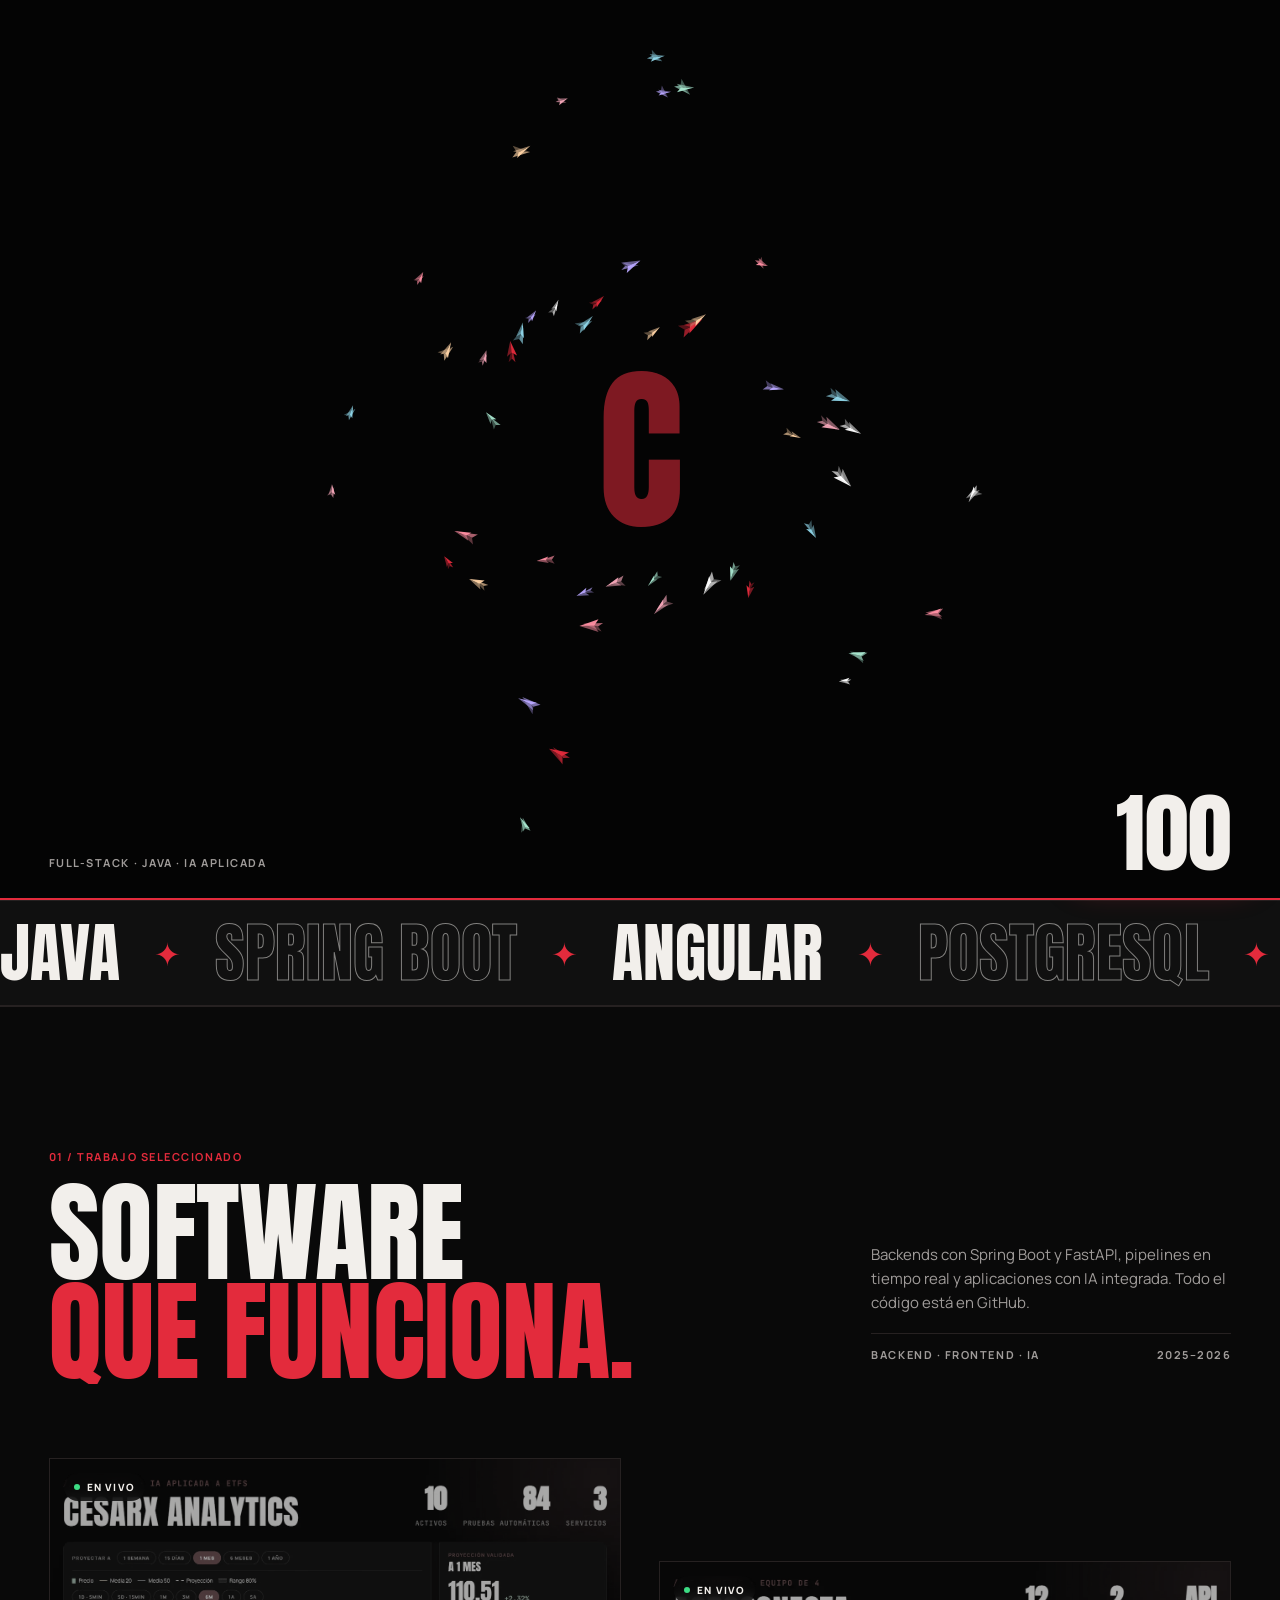
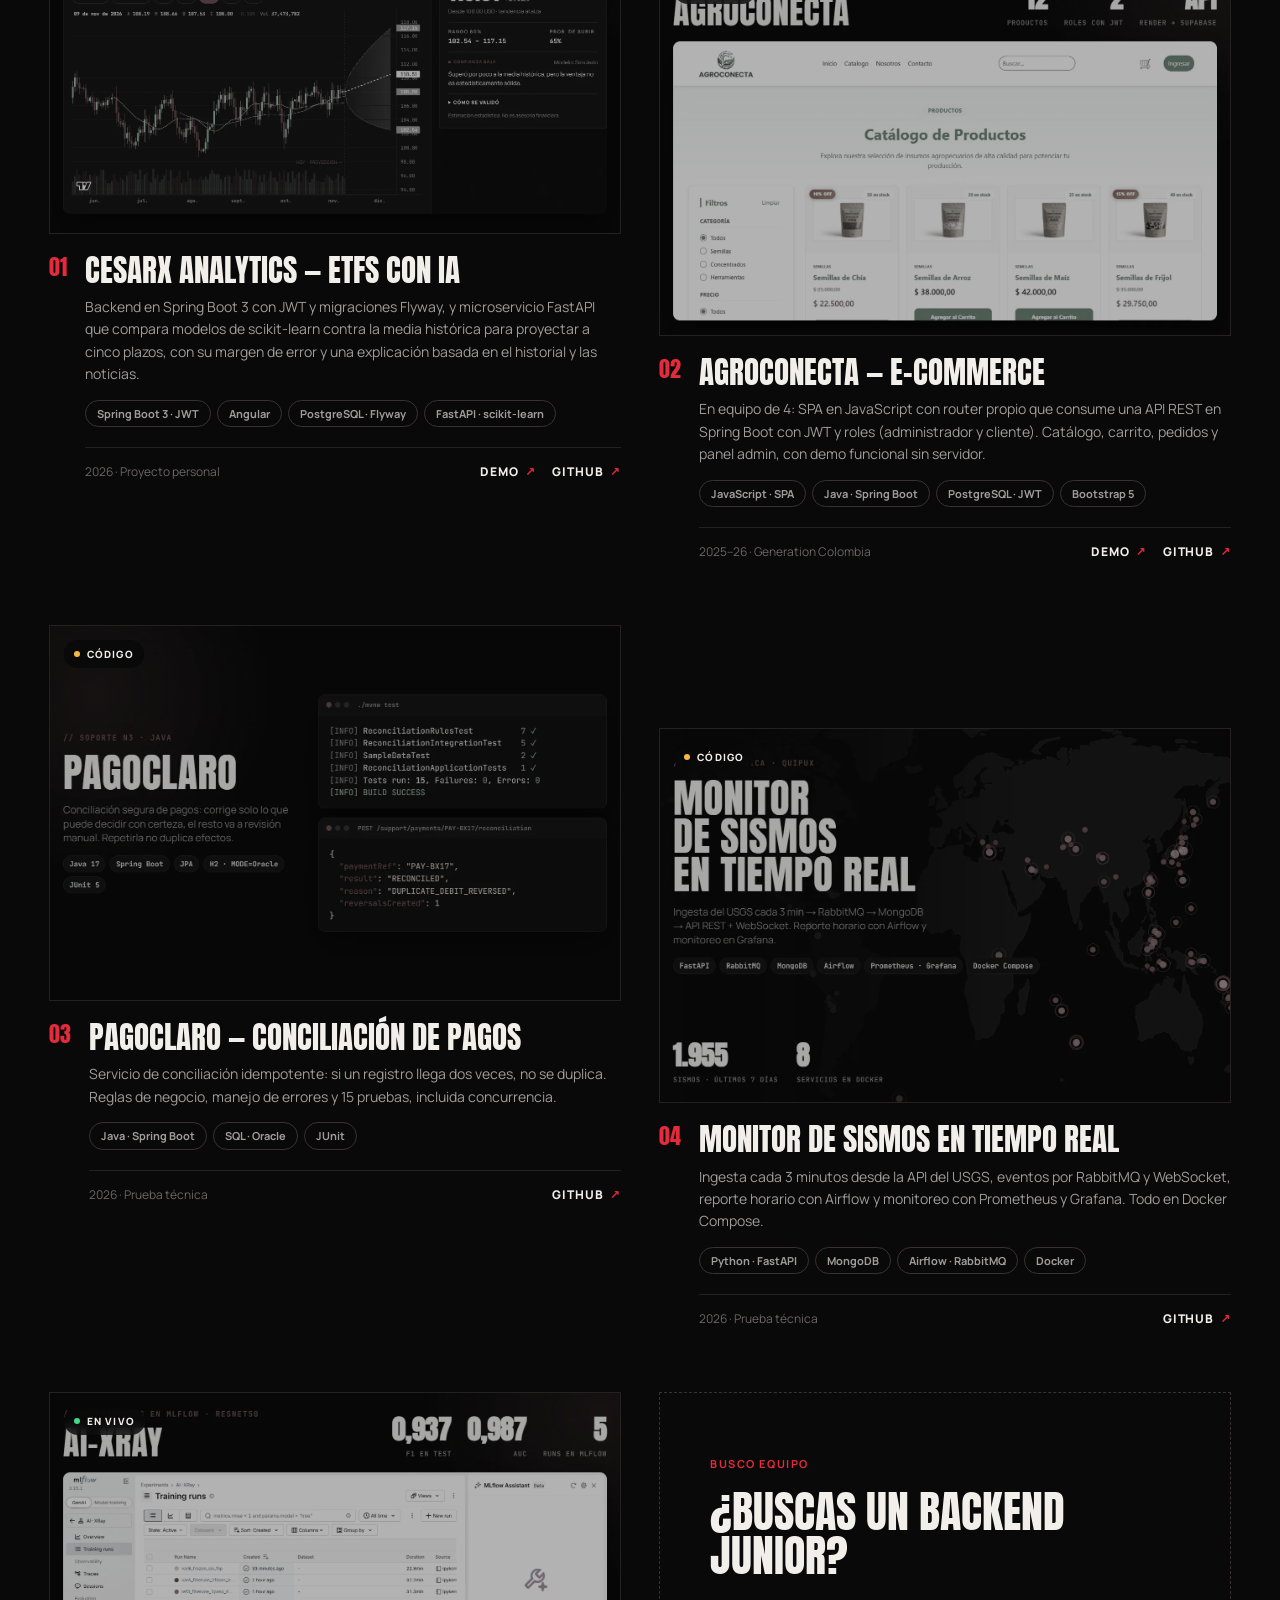
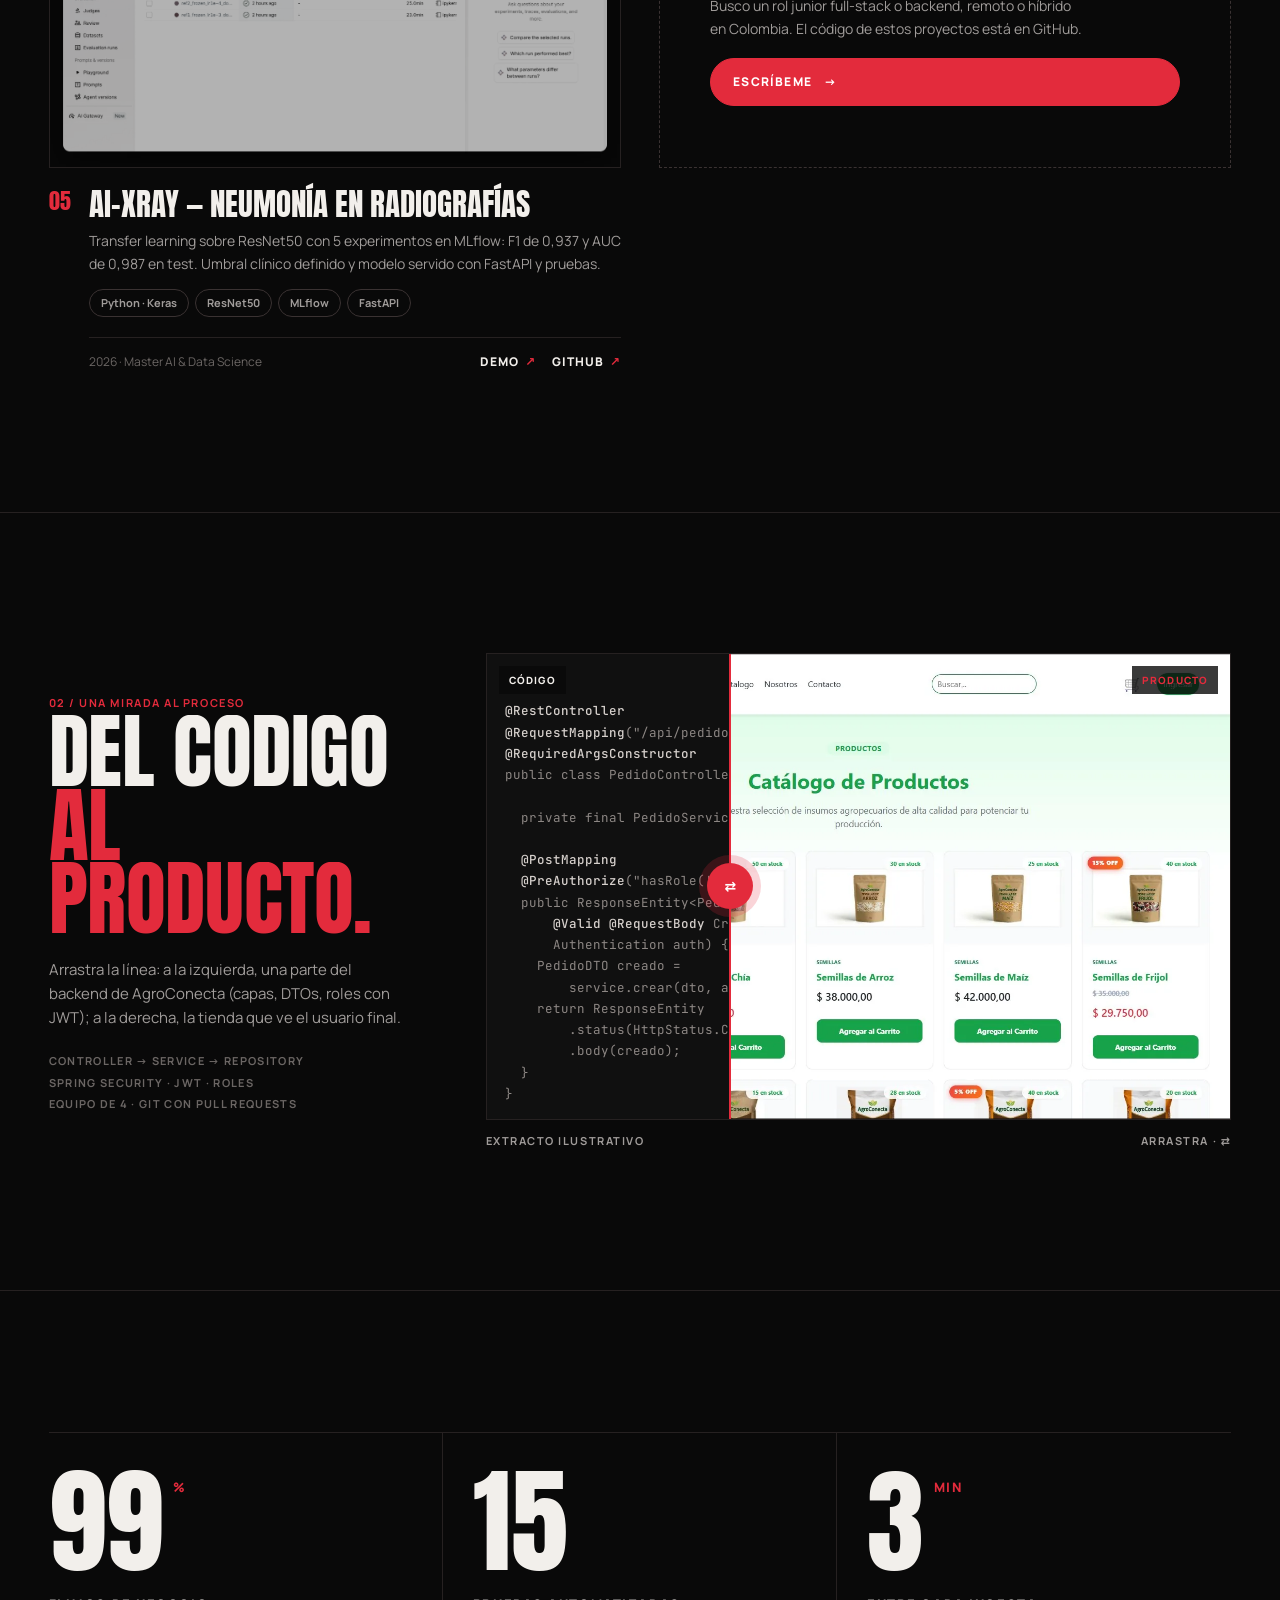
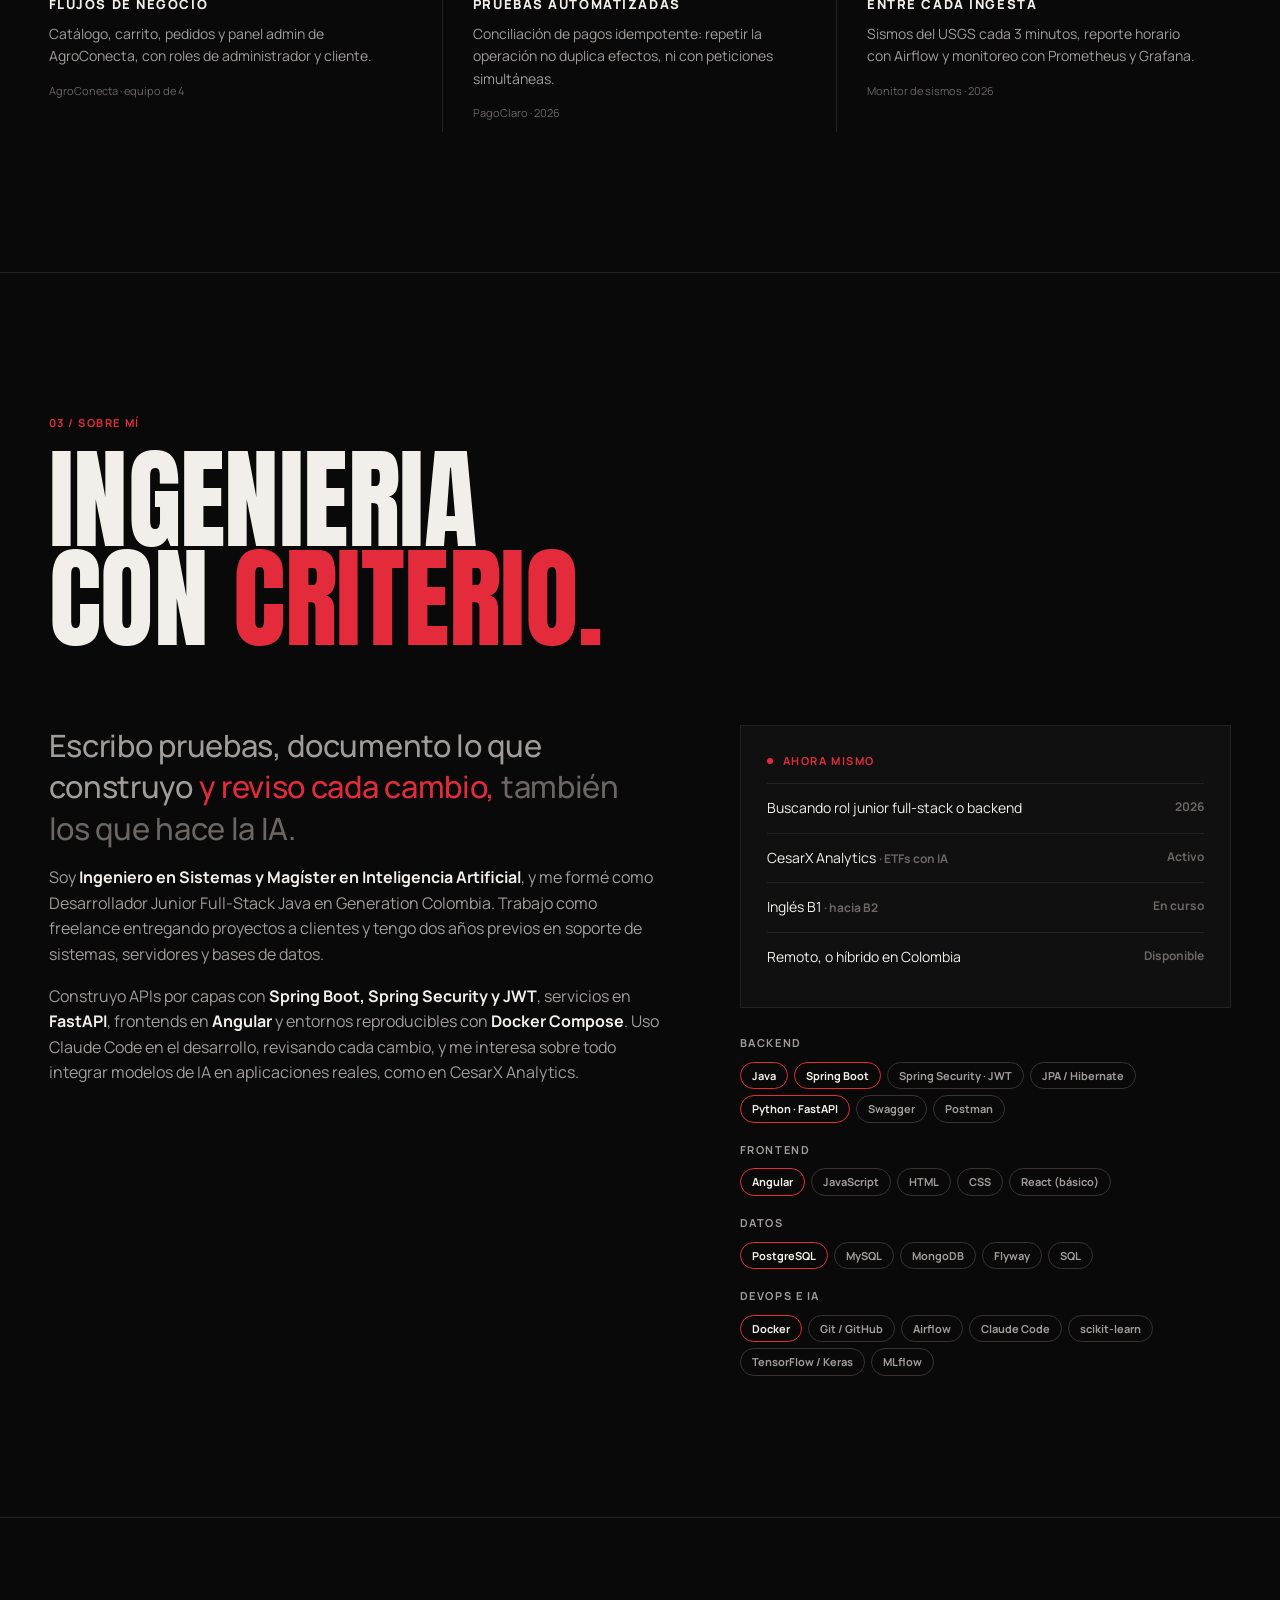
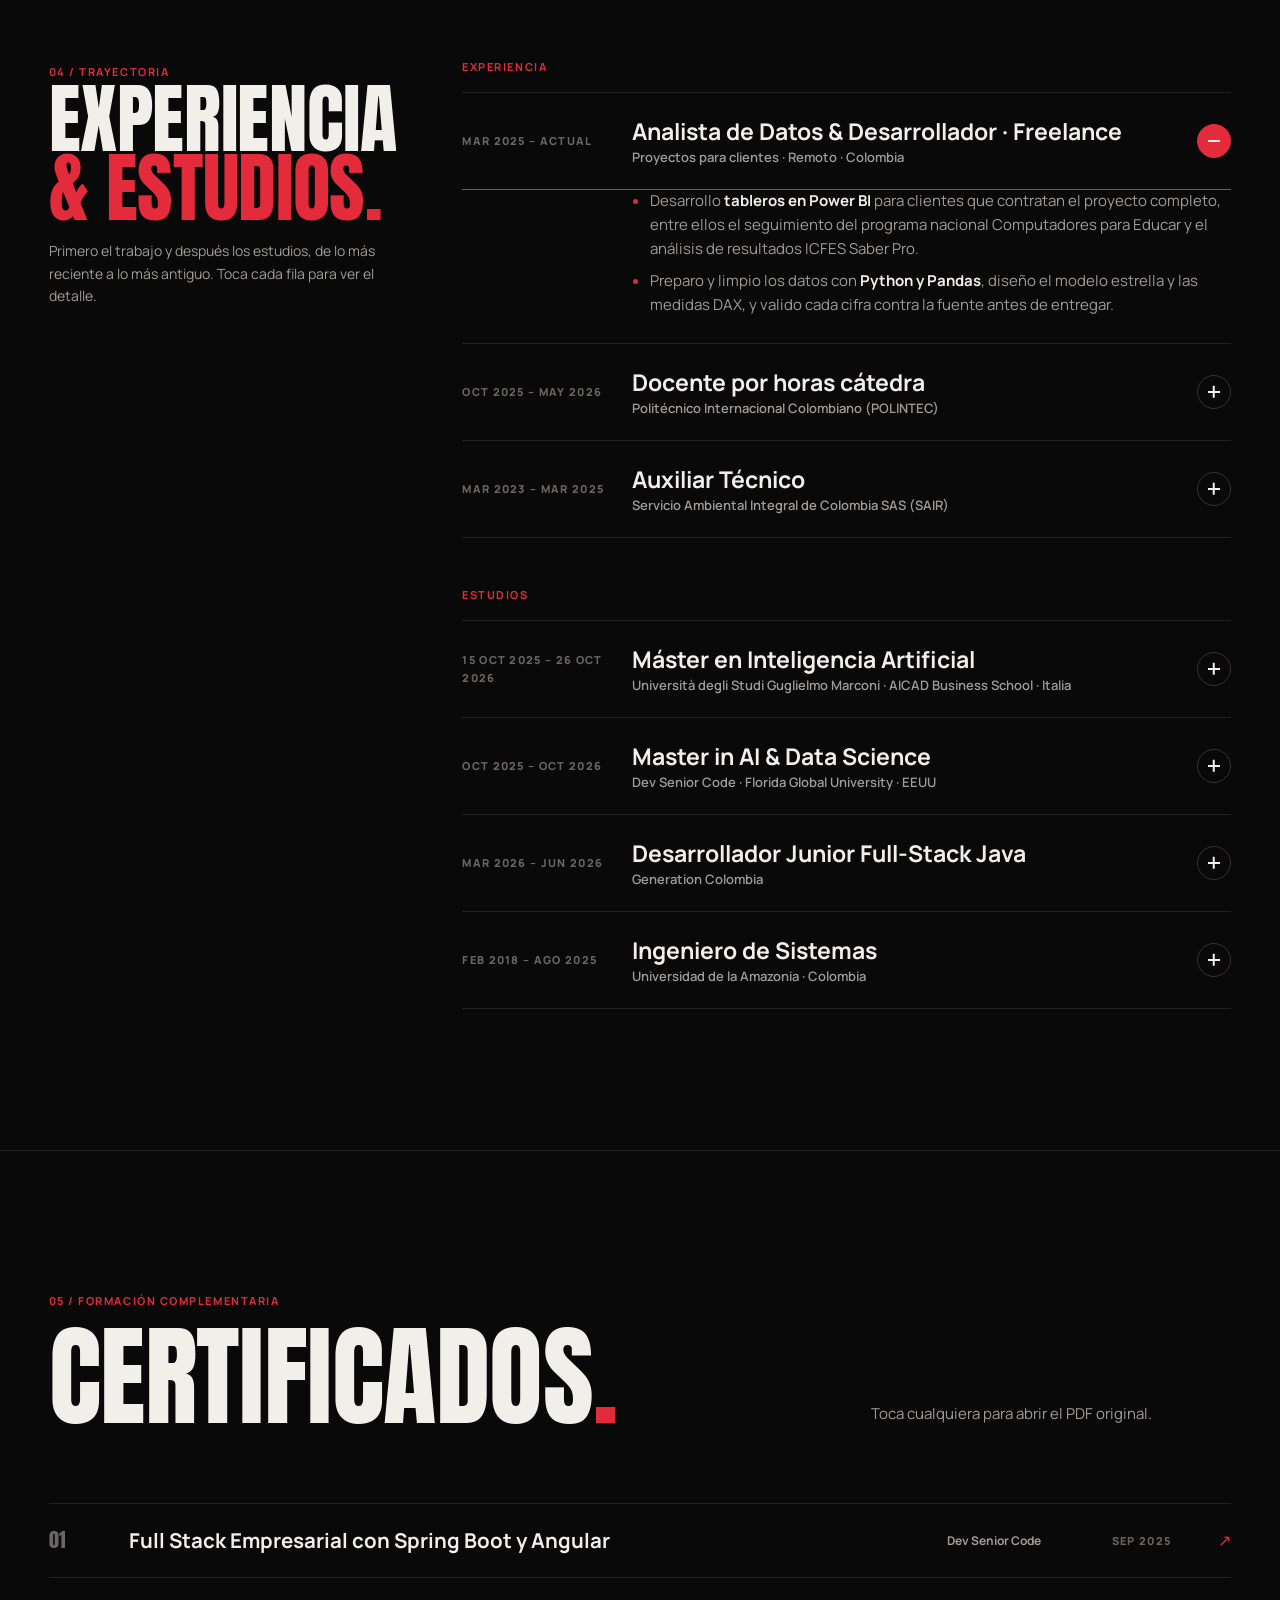
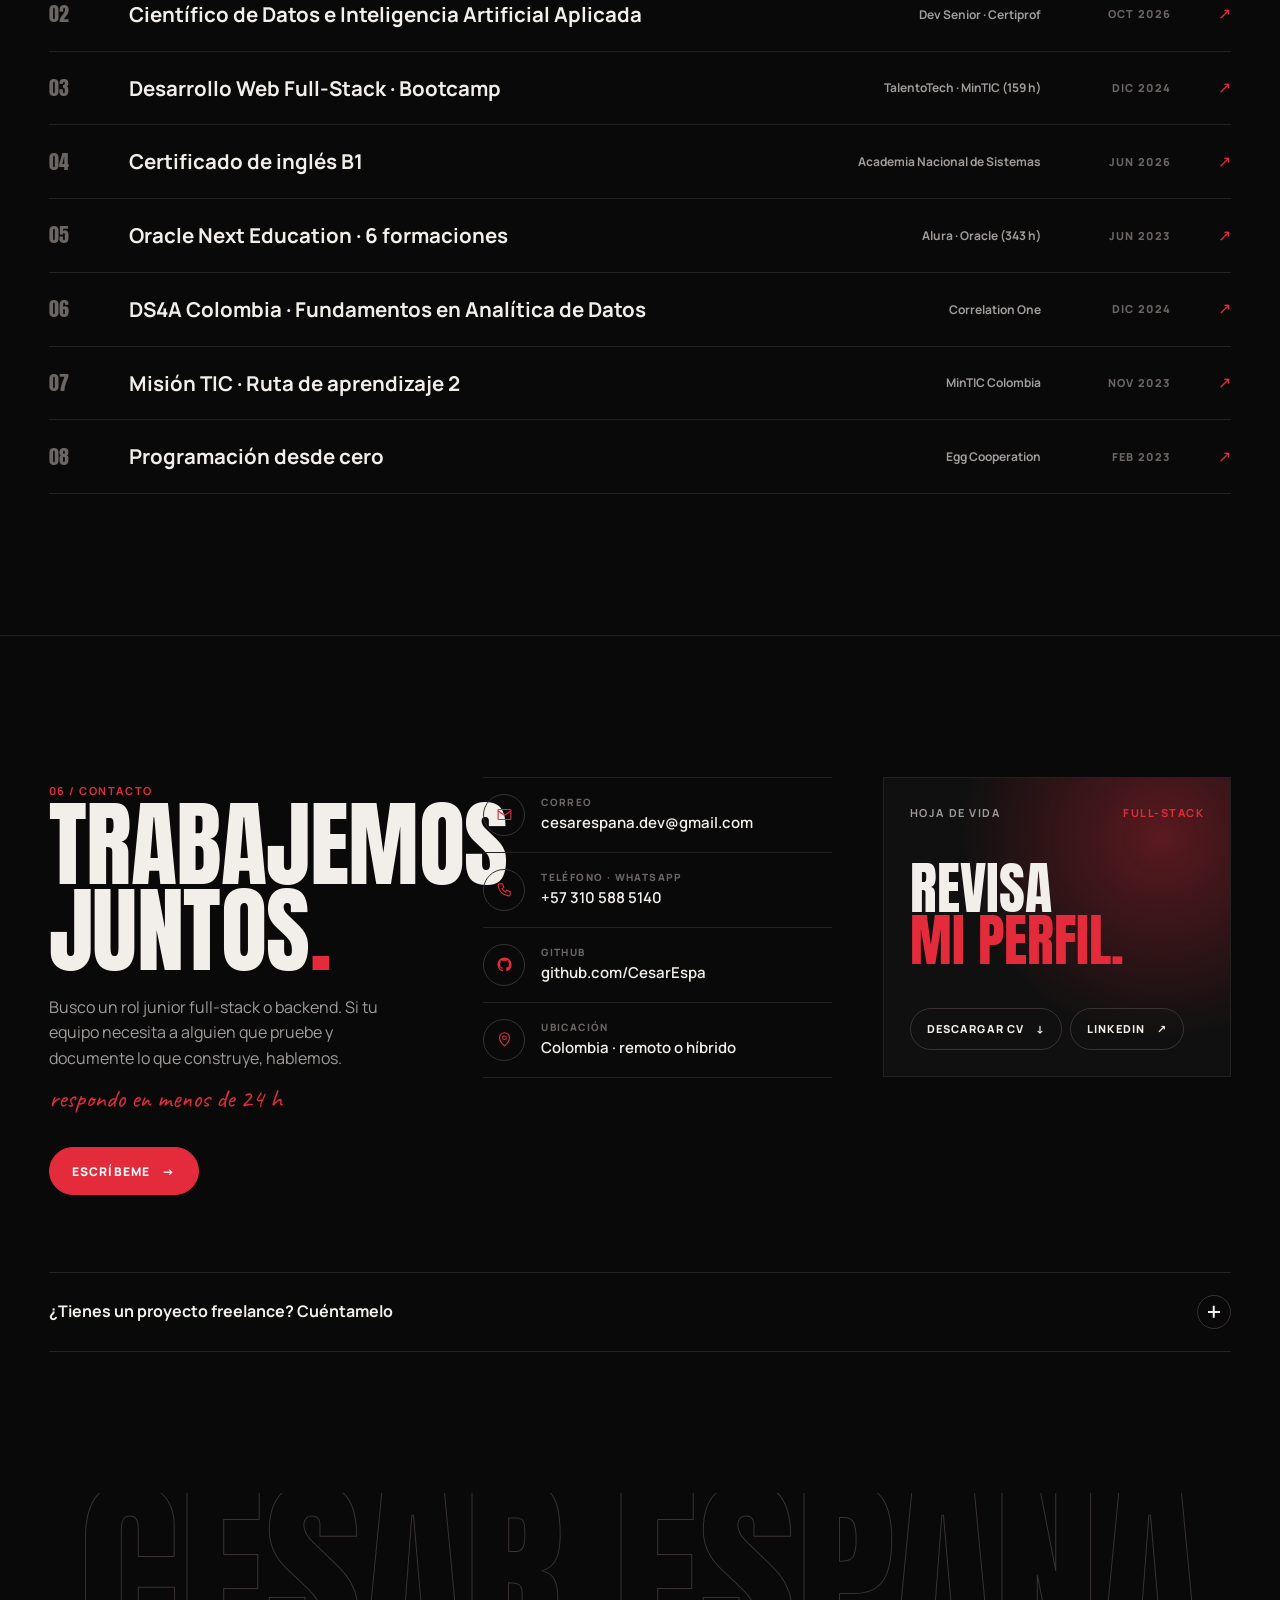
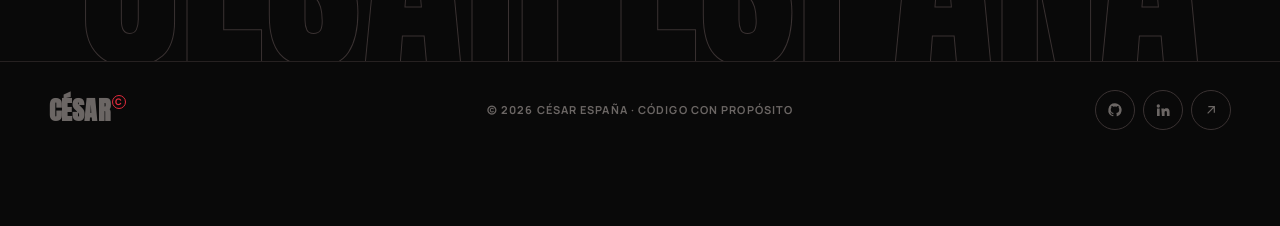
<file: Develop/dev.html>
<!doctype html>
<html lang="es">
<head>
<meta charset="utf-8" />
<meta name="viewport" content="width=device-width, initial-scale=1" />
<title>César España · Full-Stack con IA</title>
<meta name="description" content="César España, Ingeniero en Sistemas y Magíster en IA: APIs REST con Java/Spring Boot y Python/FastAPI, JWT, PostgreSQL, Angular y modelos de IA integrados." />
<meta name="theme-color" content="#090909" />
<link rel="icon" href="data:image/svg+xml,%3Csvg xmlns='http://www.w3.org/2000/svg' viewBox='0 0 32 32'%3E%3Crect width='32' height='32' fill='%23090909'/%3E%3Ctext x='16' y='25' font-family='Impact,sans-serif' font-size='24' fill='%23e32b3c' text-anchor='middle'%3EC%3C/text%3E%3C/svg%3E" />
<link rel="preconnect" href="https://fonts.googleapis.com">
<link rel="preconnect" href="https://fonts.gstatic.com" crossorigin>
<link href="https://fonts.googleapis.com/css2?family=Anton&family=Caveat:wght@500&family=JetBrains+Mono:wght@400;500&family=Manrope:wght@400;500;600;700;800&display=swap" rel="stylesheet">
<link rel="stylesheet" href="../assets/theme.css" />
</head>

<body data-page="dev">

<!-- ═══════ PRELOADER ═══════ -->
<div class="preloader" id="preloader" aria-hidden="true">
  <canvas></canvas>
  <span class="pl-mark">C</span>
  <div class="pl-foot">
    <span class="label">Full-Stack · Java · IA aplicada</span>
    <span class="pl-count">000</span>
  </div>
  <span class="pl-line"></span>
</div>

<div class="scroll-progress" aria-hidden="true"></div>

<!-- ═══════ HEADER ═══════ -->
<header class="site-header">
  <a class="logo" href="../index.html" aria-label="César España, inicio">CÉSAR<sup>C</sup></a>
  <nav class="desktop-nav" aria-label="Principal">
    <a href="#proyectos">Proyectos</a>
    <a href="#proceso">Proceso</a>
    <a href="#sobre-mi">Sobre mí</a>
    <a href="#trayectoria">Trayectoria</a>
    <a href="#certificados">Certificados</a>
    <a href="#contacto">Contacto</a>
  </nav>
  <div class="header-actions">
    <a class="switch-link" href="../Analyst/analyst.html">Ver Datos &amp; IA ↗</a>
    <button class="motion-toggle" type="button"><i></i><span>Motion on</span></button>
    <a class="header-cta" href="#contacto">Hablemos <span class="arr">↗</span></a>
    <button class="menu-btn" type="button" aria-label="Abrir menú" aria-expanded="false"><span></span><span></span></button>
  </div>
</header>

<div class="mobile-menu">
  <nav aria-label="Menú móvil">
    <a href="#proyectos">Proyectos</a>
    <a href="#proceso">Proceso</a>
    <a href="#sobre-mi">Sobre mí</a>
    <a href="#trayectoria">Trayectoria</a>
    <a href="#contacto">Contacto</a>
    <a href="../Analyst/analyst.html">Datos &amp; IA ↗</a>
  </nav>
  <div class="mm-foot">
    <button class="motion-toggle" type="button"><i></i><span>Motion on</span></button>
    <a class="label" href="../Documentos/Dev –Cesar-España-CV.pdf" download>Descargar CV ↓</a>
  </div>
</div>

<main>

<!-- ═══════ HERO ═══════ -->
<section class="hero" id="home">
  <div class="hero-meta">
    <div class="role-line">
      <span class="label red">Full-Stack / IA aplicada</span>
      <span class="label">Ingeniero en Sistemas · Magíster en IA</span>
    </div>
    <span class="availability"><i></i>Disponible para trabajar</span>
  </div>

  <h1 class="hero-title">Developer</h1>

  <div class="hero-photo">
    <img src="../Documentos/cesar-cutout.webp" alt="Retrato de César España" width="943" height="1024" />
  </div>

  <p class="hero-hand">código que <b>funciona</b></p>

  <div class="hero-intro fade-up" style="--d:1.1s">
    <p>Desarrollo <b>APIs REST con Java/Spring Boot y Python/FastAPI</b>, con autenticación JWT,
      PostgreSQL y frontends en Angular. Escribo pruebas, documento lo que construyo y
      <b>me interesa integrar modelos de IA</b> en aplicaciones reales.</p>
  </div>

  <div class="hero-side fade-up" style="--d:1.25s">
    <div class="stat">84<small>Pruebas automáticas en CesarX</small></div>
  </div>

  <div class="hero-bottom">
    <a class="play-link" href="#proyectos"><span class="circle">▶</span>Ver proyectos</a>
    <span class="scroll-cue">Desliza para descubrir <i>↓</i></span>
    <span class="label">Trabajo seleccionado / 2025–2026</span>
  </div>
</section>

<!-- ═══════ MARQUEE ═══════ -->
<div class="marquee" aria-hidden="true">
  <div class="marquee-track">
    <span>Java</span><span>Spring Boot</span><span>Angular</span><span>PostgreSQL</span><span>FastAPI</span><span>JWT</span><span>Docker</span><span>MongoDB</span><span>scikit-learn</span>
    <span>Java</span><span>Spring Boot</span><span>Angular</span><span>PostgreSQL</span><span>FastAPI</span><span>JWT</span><span>Docker</span><span>MongoDB</span><span>scikit-learn</span>
  </div>
</div>

<!-- ═══════ 01 · PROYECTOS ═══════ -->
<section class="section-wrap" id="proyectos">
  <div class="sec-head">
    <div>
      <span class="label red">01 / Trabajo seleccionado</span>
      <h2 class="sec-title" data-split>Software<br><span class="accent">que funciona.</span></h2>
    </div>
    <div class="reveal">
      <p>Backends con Spring Boot y FastAPI, pipelines en tiempo real y aplicaciones con IA integrada. Todo el código está en GitHub.</p>
      <div class="meta"><span class="label">Backend · Frontend · IA</span><span class="label">2025–2026</span></div>
    </div>
  </div>

  <div class="work-grid" data-projects="dev">
    <article class="work-cta reveal">
      <span class="label red">Busco equipo</span>
      <h3>¿Buscas un backend junior?</h3>
      <p>Busco un rol junior full-stack o backend, remoto o híbrido en Colombia. El código de estos proyectos está en GitHub.</p>
      <a class="btn btn-solid" href="#contacto">Escríbeme <span class="arr">→</span></a>
    </article>
  </div>
</section>

<!-- ═══════ 02 · PROCESO (comparador) ═══════ -->
<section class="section-wrap" id="proceso">
  <div class="breakdown">
    <div class="breakdown-copy">
      <span class="label red">02 / Una mirada al proceso</span>
      <h2 class="sec-title" data-split>Del código <span class="accent">al producto.</span></h2>
      <p class="reveal">Arrastra la línea: a la izquierda, una parte del backend de AgroConecta (capas, DTOs, roles con JWT);
        a la derecha, la tienda que ve el usuario final.</p>
      <div class="specs reveal">
        <span>Controller → Service → Repository</span>
        <span>Spring Security · JWT · roles</span>
        <span>Equipo de 4 · Git con pull requests</span>
      </div>
    </div>

    <div class="reveal" style="--d:.15s">
      <div class="compare" style="--pos:50%">
        <div class="layer before">
          <span class="tag">Código</span>
<pre class="raw-code"><b>@RestController</b>
<b>@RequestMapping</b>("/api/pedidos")
<b>@RequiredArgsConstructor</b>
public class PedidoController {

  private final PedidoService service;

  <b>@PostMapping</b>
  <b>@PreAuthorize</b>("hasRole('CLIENTE')")
  public ResponseEntity&lt;PedidoDTO&gt; crear(
      <b>@Valid @RequestBody</b> CrearPedidoDTO dto,
      Authentication auth) {
    PedidoDTO creado =
        service.crear(dto, auth.getName());
    return ResponseEntity
        .status(HttpStatus.CREATED)
        .body(creado);
  }
}</pre>
        </div>
        <div class="layer after">
          <span class="tag">Producto</span>
          <img class="after-img" src="Projects/AgroConecta.webp" alt="Pantalla de AgroConecta" loading="lazy">
        </div>
        <div class="divider"><span>⇄</span></div>
      </div>
      <div class="compare-foot"><span class="label">Extracto ilustrativo</span><span class="label">Arrastra · ⇄</span></div>
    </div>
  </div>
</section>

<!-- ═══════ MÉTRICAS ═══════ -->
<section class="section-wrap" aria-label="Cifras">
  <div class="metrics">
    <article class="metric reveal">
      <div class="num"><span data-count="100">0</span><span class="unit">%</span></div>
      <h3>Flujos de negocio</h3>
      <p>Catálogo, carrito, pedidos y panel admin de AgroConecta, con roles de administrador y cliente.</p>
      <span class="src">AgroConecta · equipo de 4</span>
    </article>
    <article class="metric reveal" style="--d:.1s">
      <div class="num"><span data-count="15">0</span></div>
      <h3>Pruebas automatizadas</h3>
      <p>Conciliación de pagos idempotente: repetir la operación no duplica efectos, ni con peticiones simultáneas.</p>
      <span class="src">PagoClaro · 2026</span>
    </article>
    <article class="metric reveal" style="--d:.2s">
      <div class="num"><span data-count="3">0</span><span class="unit">min</span></div>
      <h3>Entre cada ingesta</h3>
      <p>Sismos del USGS cada 3 minutos, reporte horario con Airflow y monitoreo con Prometheus y Grafana.</p>
      <span class="src">Monitor de sismos · 2026</span>
    </article>
  </div>
</section>

<!-- ═══════ 03 · SOBRE MÍ ═══════ -->
<section class="section-wrap" id="sobre-mi">
  <div class="sec-head">
    <div>
      <span class="label red">03 / Sobre mí</span>
      <h2 class="sec-title" data-split>Ingeniería<br>con <span class="accent">criterio.</span></h2>
    </div>
  </div>

  <div class="about-grid">
    <div class="about-text reveal">
      <p class="about-lead">Escribo pruebas, documento lo que construyo <em>y reviso cada cambio,</em>
        <span class="dim">también los que hace la IA.</span></p>
      <p>Soy <b>Ingeniero en Sistemas y Magíster en Inteligencia Artificial</b>, y me formé como
        Desarrollador Junior Full-Stack Java en Generation Colombia. Trabajo como freelance
        entregando proyectos a clientes y tengo dos años previos en soporte de sistemas, servidores y bases de datos.</p>
      <p>Construyo APIs por capas con <b>Spring Boot, Spring Security y JWT</b>, servicios en <b>FastAPI</b>,
        frontends en <b>Angular</b> y entornos reproducibles con <b>Docker Compose</b>. Uso Claude Code en el
        desarrollo, revisando cada cambio, y me interesa sobre todo integrar modelos de IA en aplicaciones reales,
        como en CesarX Analytics.</p>
    </div>

    <div class="reveal" style="--d:.15s">
      <aside class="now-card">
        <h3 class="label red"><span class="availability"><i></i></span>Ahora mismo</h3>
        <div class="now-row"><span>Buscando rol junior full-stack o backend</span><span>2026</span></div>
        <div class="now-row"><span>CesarX Analytics <span class="muted">· ETFs con IA</span></span><span>Activo</span></div>
        <div class="now-row"><span>Inglés B1 <span class="muted">· hacia B2</span></span><span>En curso</span></div>
        <div class="now-row"><span>Remoto, o híbrido en Colombia</span><span>Disponible</span></div>
      </aside>
      <div class="stack-groups">
        <div><h4 class="label">Backend</h4><div class="chips"><span class="chip key">Java</span><span class="chip key">Spring Boot</span><span class="chip">Spring Security · JWT</span><span class="chip">JPA / Hibernate</span><span class="chip key">Python · FastAPI</span><span class="chip">Swagger</span><span class="chip">Postman</span></div></div>
        <div><h4 class="label">Frontend</h4><div class="chips"><span class="chip key">Angular</span><span class="chip">JavaScript</span><span class="chip">HTML</span><span class="chip">CSS</span><span class="chip">React (básico)</span></div></div>
        <div><h4 class="label">Datos</h4><div class="chips"><span class="chip key">PostgreSQL</span><span class="chip">MySQL</span><span class="chip">MongoDB</span><span class="chip">Flyway</span><span class="chip">SQL</span></div></div>
        <div><h4 class="label">DevOps e IA</h4><div class="chips"><span class="chip key">Docker</span><span class="chip">Git / GitHub</span><span class="chip">Airflow</span><span class="chip">Claude Code</span><span class="chip">scikit-learn</span><span class="chip">TensorFlow / Keras</span><span class="chip">MLflow</span></div></div>
      </div>
    </div>
  </div>
</section>

<!-- ═══════ 04 · TRAYECTORIA ═══════ -->
<section class="section-wrap" id="trayectoria">
  <div class="journey">
    <div class="journey-side">
      <span class="label red">04 / Trayectoria</span>
      <h2 class="sec-title" data-split>Experiencia<br><span class="accent">&amp; estudios.</span></h2>
      <p class="reveal">Primero el trabajo y después los estudios, de lo más reciente a lo más antiguo. Toca cada fila para ver el detalle.</p>
    </div>

    <div>
      <h3 class="label red acc-group">Experiencia</h3>
      <div class="acc reveal">
        <div class="acc-item open">
          <button class="acc-head" type="button">
            <span class="acc-date">Mar 2025 – Actual</span>
            <span class="acc-title">Analista de Datos &amp; Desarrollador · Freelance<small>Proyectos para clientes · Remoto · Colombia</small></span>
            <span class="acc-icon" aria-hidden="true"></span>
          </button>
          <div class="acc-body"><div><ul>
            <li>Desarrollo <b>tableros en Power BI</b> para clientes que contratan el proyecto completo, entre ellos el seguimiento del programa nacional Computadores para Educar y el análisis de resultados ICFES Saber Pro.</li>
            <li>Preparo y limpio los datos con <b>Python y Pandas</b>, diseño el modelo estrella y las medidas DAX, y valido cada cifra contra la fuente antes de entregar.</li>
          </ul></div></div>
        </div>
        <div class="acc-item">
          <button class="acc-head" type="button">
            <span class="acc-date">Oct 2025 – May 2026</span>
            <span class="acc-title">Docente por horas cátedra<small>Politécnico Internacional Colombiano (POLINTEC)</small></span>
            <span class="acc-icon" aria-hidden="true"></span>
          </button>
          <div class="acc-body"><div><ul>
            <li>Enseñé <b>programación con Python</b> y conceptos básicos de inteligencia artificial en los técnicos de Asistencia y Soporte de TI y Auxiliar de Diseño Gráfico, además de diseño gráfico con herramientas de Adobe.</li>
          </ul></div></div>
        </div>
        <div class="acc-item">
          <button class="acc-head" type="button">
            <span class="acc-date">Mar 2023 – Mar 2025</span>
            <span class="acc-title">Auxiliar Técnico<small>Servicio Ambiental Integral de Colombia SAS (SAIR)</small></span>
            <span class="acc-icon" aria-hidden="true"></span>
          </button>
          <div class="acc-body"><div><ul>
            <li>Administré <b>sistemas, servidores, correo y bases de datos</b>; ejecuté respaldos y mantenimiento preventivo y correctivo.</li>
            <li>Brindé soporte técnico presencial y remoto a usuarios no técnicos.</li>
          </ul></div></div>
        </div>
      </div>
      <h3 class="label red acc-group">Estudios</h3>
      <div class="acc reveal">
        <div class="acc-item">
          <button class="acc-head" type="button">
            <span class="acc-date">15 Oct 2025 – 26 Oct 2026</span>
            <span class="acc-title">Máster en Inteligencia Artificial<small>Università degli Studi Guglielmo Marconi · AICAD Business School · Italia</small></span>
            <span class="acc-icon" aria-hidden="true"></span>
          </button>
          <div class="acc-body"><div><p>1.500 horas. Trabajo Fin de Máster: detección de cáncer de pulmón con CNN, transfer learning con EfficientNetB0 y Grad-CAM, sobre 1.097 tomografías de 110 casos.</p>
            <button class="btn" type="button" data-pdf="../Diplomados/Cesar Libardo España Salguero - Diploma de Maestria en Inteligencia Artificial.pdf" data-title="Máster en Inteligencia Artificial">Ver diploma <span class="arr">↗</span></button></div></div>
        </div>
        <div class="acc-item">
          <button class="acc-head" type="button">
            <span class="acc-date">Oct 2025 – Oct 2026</span>
            <span class="acc-title">Master in AI &amp; Data Science<small>Dev Senior Code · Florida Global University · EEUU</small></span>
            <span class="acc-icon" aria-hidden="true"></span>
          </button>
          <div class="acc-body"><div><p>Proyecto AI-XRay: modelo servido con una API en FastAPI con pruebas automatizadas y experimentos en MLflow.</p>
            <button class="btn" type="button" data-pdf="../Diplomados/Cesar Libardo España Salguero - Master en IA &amp; Data Science.pdf" data-title="Master in AI &amp; Data Science">Ver diploma <span class="arr">↗</span></button></div></div>
        </div>
        <div class="acc-item">
          <button class="acc-head" type="button">
            <span class="acc-date">Mar 2026 – Jun 2026</span>
            <span class="acc-title">Desarrollador Junior Full-Stack Java<small>Generation Colombia</small></span>
            <span class="acc-icon" aria-hidden="true"></span>
          </button>
          <div class="acc-body"><div><p>Proyecto final AgroConecta en equipo de 4: SPA en JavaScript, Java, Spring Boot, JPA/Hibernate, PostgreSQL y JWT, con Scrum y flujo de pull requests.</p>
            <button class="btn" type="button" data-pdf="../Diplomados/Cesar Libardo España Salguero - Desarrollador Junior FULL-STACK JAVA.pdf" data-title="Desarrollador Junior Full-Stack Java · Generation Colombia">Ver diploma <span class="arr">↗</span></button></div></div>
        </div>
        <div class="acc-item">
          <button class="acc-head" type="button">
            <span class="acc-date">Feb 2018 – Ago 2025</span>
            <span class="acc-title">Ingeniero de Sistemas<small>Universidad de la Amazonia · Colombia</small></span>
            <span class="acc-icon" aria-hidden="true"></span>
          </button>
          <div class="acc-body"><div><p>Formación base en programación, bases de datos, redes e ingeniería de software.</p>
            <button class="btn" type="button" data-pdf="../Diplomados/Cesar Libardo España Salguero - Ingeniero en Sistemas Universidad de la Amazonia.pdf" data-title="Ingeniero de Sistemas · Universidad de la Amazonia">Ver diploma <span class="arr">↗</span></button></div></div>
        </div>
      </div>
    </div>
  </div>
</section>

<!-- ═══════ 05 · CERTIFICADOS ═══════ -->
<section class="section-wrap" id="certificados">
  <div class="sec-head">
    <div>
      <span class="label red">05 / Formación complementaria</span>
      <h2 class="sec-title" data-split>Certificados<span class="dot">.</span></h2>
    </div>
    <p class="reveal">Toca cualquiera para abrir el PDF original.</p>
  </div>

  <ul class="certs reveal" style="list-style:none;padding:0;margin:0">
    <li class="cert" tabindex="0" data-pdf="../Diplomados/Cesar Libardo España Salguero - Programa  devSenior Code-.pdf">
      <span class="cert-n">01</span><h4>Full Stack Empresarial con Spring Boot y Angular</h4><span class="cert-org">Dev Senior Code</span><span class="cert-when">Sep 2025</span><span class="cert-arr">↗</span></li>
    <li class="cert" tabindex="0" data-pdf="../Diplomados/Cesar Libardo España Salguero -Cientifico de Datos e Inteligencia Artificial Aplicada.pdf">
      <span class="cert-n">02</span><h4>Científico de Datos e Inteligencia Artificial Aplicada</h4><span class="cert-org">Dev Senior · Certiprof</span><span class="cert-when">Oct 2026</span><span class="cert-arr">↗</span></li>
    <li class="cert" tabindex="0" data-pdf="../Diplomados/Cesar Libardo España Salguero -Desarrollo Web Full Stack - Talento Tech.pdf">
      <span class="cert-n">03</span><h4>Desarrollo Web Full-Stack · Bootcamp</h4><span class="cert-org">TalentoTech · MinTIC (159 h)</span><span class="cert-when">Dic 2024</span><span class="cert-arr">↗</span></li>
    <li class="cert" tabindex="0" data-pdf="../Diplomados/Cesar Libardo España Salguero - Certificado Ingles B1.pdf">
      <span class="cert-n">04</span><h4>Certificado de inglés B1</h4><span class="cert-org">Academia Nacional de Sistemas</span><span class="cert-when">Jun 2026</span><span class="cert-arr">↗</span></li>
    <li class="cert" tabindex="0" data-pdf="../Diplomados/Cesar Libardo España Salguero - Programa - ONE Next Education.pdf">
      <span class="cert-n">05</span><h4>Oracle Next Education · 6 formaciones</h4><span class="cert-org">Alura · Oracle (343 h)</span><span class="cert-when">Jun 2023</span><span class="cert-arr">↗</span></li>
    <li class="cert" tabindex="0" data-pdf="../Diplomados/Cesar Libardo España Salguero -DS4A  Colombia Fundamentos en Analítica de Datos • Correlation One.pdf">
      <span class="cert-n">06</span><h4>DS4A Colombia · Fundamentos en Analítica de Datos</h4><span class="cert-org">Correlation One</span><span class="cert-when">Dic 2024</span><span class="cert-arr">↗</span></li>
    <li class="cert" tabindex="0" data-pdf="../Diplomados/Cesar Libardo España Salguero - Formacion Mision TIC - Ruta de aprendizaje 2.pdf">
      <span class="cert-n">07</span><h4>Misión TIC · Ruta de aprendizaje 2</h4><span class="cert-org">MinTIC Colombia</span><span class="cert-when">Nov 2023</span><span class="cert-arr">↗</span></li>
    <li class="cert" tabindex="0" data-pdf="../Diplomados/Cesar Libardo España Salguero - Programacion Desde 0 - Egg.pdf">
      <span class="cert-n">08</span><h4>Programación desde cero</h4><span class="cert-org">Egg Cooperation</span><span class="cert-when">Feb 2023</span><span class="cert-arr">↗</span></li>
  </ul>
</section>

<!-- ═══════ 06 · CONTACTO ═══════ -->
<section class="section-wrap" id="contacto">
  <div class="contact-grid">
    <div class="contact-intro">
      <span class="label red">06 / Contacto</span>
      <h2 class="sec-title" data-split>Trabajemos<br>juntos<span class="dot">.</span></h2>
      <p class="reveal">Busco un rol junior full-stack o backend. Si tu equipo necesita a alguien que pruebe y documente lo que construye, hablemos.
        <span class="hand">respondo en menos de 24 h</span></p>
      <a class="btn btn-solid reveal" href="mailto:cesarespana.dev@gmail.com">Escríbeme <span class="arr">→</span></a>
    </div>

    <ul class="contact-list reveal" style="--d:.1s">
      <li><span class="ic"><svg viewBox="0 0 24 24" fill="none" stroke="currentColor" stroke-width="1.6"><rect x="3" y="5" width="18" height="14" rx="1"/><path d="m3 7 9 6 9-6"/></svg></span>
        <div><small>Correo</small><a href="mailto:cesarespana.dev@gmail.com">cesarespana.dev@gmail.com</a></div></li>
      <li><span class="ic"><svg viewBox="0 0 24 24" fill="none" stroke="currentColor" stroke-width="1.6"><path d="M5 4h4l2 5-2.5 1.5a11 11 0 0 0 5 5L15 13l5 2v4a2 2 0 0 1-2 2A16 16 0 0 1 3 6a2 2 0 0 1 2-2"/></svg></span>
        <div><small>Teléfono · WhatsApp</small><a href="tel:+573105885140">+57 310 588 5140</a></div></li>
      <li><span class="ic"><svg viewBox="0 0 24 24" fill="currentColor"><path d="M12 2a10 10 0 0 0-3.16 19.49c.5.09.68-.22.68-.48v-1.7c-2.78.6-3.37-1.34-3.37-1.34-.45-1.16-1.11-1.47-1.11-1.47-.9-.62.07-.6.07-.6 1 .07 1.53 1.03 1.53 1.03.9 1.52 2.34 1.08 2.91.83.09-.65.35-1.09.63-1.34-2.22-.25-4.56-1.11-4.56-4.94 0-1.09.39-1.98 1.03-2.68-.1-.25-.45-1.27.1-2.65 0 0 .84-.27 2.75 1.02a9.6 9.6 0 0 1 5 0c1.91-1.29 2.75-1.02 2.75-1.02.55 1.38.2 2.4.1 2.65.64.7 1.03 1.59 1.03 2.68 0 3.84-2.34 4.69-4.57 4.93.36.31.68.92.68 1.85v2.75c0 .27.18.58.69.48A10 10 0 0 0 12 2"/></svg></span>
        <div><small>GitHub</small><a href="https://github.com/CesarEspa" target="_blank" rel="noopener">github.com/CesarEspa</a></div></li>
      <li><span class="ic"><svg viewBox="0 0 24 24" fill="none" stroke="currentColor" stroke-width="1.6"><path d="M12 21s-7-6.2-7-11.5A7 7 0 0 1 19 9.5C19 14.8 12 21 12 21z"/><circle cx="12" cy="9.5" r="2.5"/></svg></span>
        <div><small>Ubicación</small><span class="v">Colombia · remoto o híbrido</span></div></li>
    </ul>

    <div class="contact-card reveal" style="--d:.2s">
      <div class="cc-top"><span class="label">Hoja de vida</span><span class="label red">Full-Stack</span></div>
      <h3>Revisa<span>mi perfil.</span></h3>
      <div class="btn-row">
        <a class="btn" href="../Documentos/Dev –Cesar-España-CV.pdf" download>Descargar CV <span class="arr">↓</span></a>
        <a class="btn" href="https://www.linkedin.com/in/cesar-libardo-espana-salguero-analista-de-datos-developer/" target="_blank" rel="noopener">LinkedIn <span class="arr">↗</span></a>
      </div>
    </div>
  </div>

  <details class="brief reveal">
    <summary>¿Tienes un proyecto freelance? Cuéntamelo <span class="acc-icon" aria-hidden="true"></span></summary>
    <form id="briefForm">
      <label>Nombre<input name="nombre" required autocomplete="name"></label>
      <label>Empresa (opcional)<input name="empresa" autocomplete="organization"></label>
      <label class="full">Tipo de proyecto
        <select name="tipo">
          <option>API REST / backend</option>
          <option>Aplicación web completa</option>
          <option>Integración de IA</option>
          <option>Oferta de empleo</option>
          <option>Otro</option>
        </select>
      </label>
      <label class="full">Mensaje<textarea name="mensaje" rows="4" required></textarea></label>
      <button class="btn btn-solid" type="submit">Abrir en mi correo <span class="arr">→</span></button>
    </form>
  </details>
</section>

</main>

<p class="big-name" aria-hidden="true">César España</p>

<footer class="footer">
  <a class="logo" href="../index.html">CÉSAR<sup>C</sup></a>
  <span>© <span data-year>2026</span> César España · Código con propósito</span>
  <div class="socials">
    <a class="icon-btn" href="https://github.com/CesarEspa" target="_blank" rel="noopener" aria-label="GitHub"><svg viewBox="0 0 24 24" fill="currentColor"><path d="M12 2a10 10 0 0 0-3.16 19.49c.5.09.68-.22.68-.48v-1.7c-2.78.6-3.37-1.34-3.37-1.34-.45-1.16-1.11-1.47-1.11-1.47-.9-.62.07-.6.07-.6 1 .07 1.53 1.03 1.53 1.03.9 1.52 2.34 1.08 2.91.83.09-.65.35-1.09.63-1.34-2.22-.25-4.56-1.11-4.56-4.94 0-1.09.39-1.98 1.03-2.68-.1-.25-.45-1.27.1-2.65 0 0 .84-.27 2.75 1.02a9.6 9.6 0 0 1 5 0c1.91-1.29 2.75-1.02 2.75-1.02.55 1.38.2 2.4.1 2.65.64.7 1.03 1.59 1.03 2.68 0 3.84-2.34 4.69-4.57 4.93.36.31.68.92.68 1.85v2.75c0 .27.18.58.69.48A10 10 0 0 0 12 2"/></svg></a>
    <a class="icon-btn" href="https://www.linkedin.com/in/cesar-libardo-espana-salguero-analista-de-datos-developer/" target="_blank" rel="noopener" aria-label="LinkedIn"><svg viewBox="0 0 24 24" fill="currentColor"><path d="M4.98 3.5a2.5 2.5 0 1 1 0 5 2.5 2.5 0 0 1 0-5M3 9.75h4V21H3zM9.5 9.75h3.8v1.6h.06c.53-1 1.83-2.05 3.77-2.05 4.03 0 4.77 2.65 4.77 6.1V21h-4v-4.9c0-1.17-.02-2.68-1.63-2.68-1.64 0-1.89 1.28-1.89 2.6V21h-4z"/></svg></a>
    <a class="icon-btn" href="#home" aria-label="Volver arriba"><svg viewBox="0 0 24 24" fill="none" stroke="currentColor" stroke-width="1.8"><path d="M7 17 17 7M8 7h9v9"/></svg></a>
  </div>
</footer>

<!-- ═══════ ASISTENTE IA ═══════ -->
<button class="ai-orb" id="aiOrb" type="button" aria-controls="aiPanel" aria-expanded="false"><i></i><span>Pregúntale a la IA</span></button>
<aside class="ai-panel" id="aiPanel" role="dialog" aria-label="Asistente del portafolio">
  <header>
    <div><b>Asistente</b><small>Pregúntame sobre César</small></div>
    <button class="x" id="aiClose" type="button" aria-label="Cerrar">×</button>
  </header>
  <div class="ai-body" id="aiBody">
    <div class="ai-msg bot">Hola, soy el asistente del portafolio de César. Puedo resumir su experiencia, sus proyectos o redactarte un correo. ¿Qué quieres saber?</div>
  </div>
  <div class="ai-sugs">
    <button type="button">¿Por qué contratarlo?</button>
    <button type="button">Resumen en 2 frases</button>
    <button type="button">¿Cuál es su stack?</button>
    <button type="button">Redacta un correo</button>
  </div>
  <form class="ai-form" id="aiForm">
    <input id="aiInput" placeholder="Escribe tu pregunta…" autocomplete="off" aria-label="Tu pregunta">
    <button type="submit">Enviar</button>
  </form>
</aside>

<!-- ═══════ MODAL DE DIPLOMAS ═══════ -->
<div class="pdf-modal" id="pdfModal" aria-hidden="true" role="dialog" aria-label="Diploma">
  <div class="pdf-modal-bg"></div>
  <div class="pdf-modal-card">
    <header class="pdf-modal-head">
      <span class="pdf-modal-title" id="pdfModalTitle">Diploma</span>
      <div class="pdf-modal-actions">
        <a class="btn" id="pdfModalDownload" href="#" download>Descargar <span class="arr">↓</span></a>
        <button class="pdf-modal-close" id="pdfModalClose" type="button" aria-label="Cerrar">×</button>
      </div>
    </header>
    <iframe class="pdf-modal-frame" id="pdfModalFrame" title="Diploma"></iframe>
  </div>
</div>

<script src="../projects-data.js"></script>
<script src="../assets/theme.js"></script>
</body>
</html>
</file>
<file: assets/theme.css>
/* ============================================================
   PORTAFOLIO · CÉSAR ESPAÑA — THEME.CSS
   Sistema visual compartido por index, Analyst y Develop.
   Estética: negro cinematográfico, tipografía Anton gigante,
   un solo acento rojo, líneas finas.
   ─────────────────────────────────────────────────────────────
   Para cambiar el color de acento, edita --accent / --accent-2.
   ============================================================ */

:root {
  --bg: #090909;
  --panel: #101010;
  --panel-2: #151414;
  --ink: #f2efeb;
  --muted: #a09c9a;
  --dim: #6b6664;
  --line: #262121;
  --line-2: #3a3232;
  --accent: #e32b3c;
  --accent-2: #a6081c;
  --accent-soft: rgba(227, 43, 60, .14);

  --display: "Anton", Impact, "Arial Narrow", sans-serif;
  --body: "Manrope", system-ui, sans-serif;
  --hand: "Caveat", cursive;
  --mono: "JetBrains Mono", ui-monospace, Consolas, monospace;

  --gutter: clamp(16px, 3.8vw, 68px);
  --header-h: 72px;
  --ease: cubic-bezier(.22, 1, .36, 1);
  --ease-io: cubic-bezier(.76, 0, .24, 1);
}

*, *::before, *::after { box-sizing: border-box; }
html { -webkit-text-size-adjust: 100%; scroll-behavior: smooth; }
body {
  margin: 0;
  background: var(--bg);
  color: var(--ink);
  font-family: var(--body);
  font-size: 16px;
  line-height: 1.6;
  -webkit-font-smoothing: antialiased;
  overflow-x: hidden;
}
body.is-locked { overflow: hidden; }
img { max-width: 100%; display: block; }
a { color: inherit; text-decoration: none; }
button { font: inherit; color: inherit; background: none; border: 0; cursor: pointer; padding: 0; }
::selection { background: var(--accent); color: #fff; }
:focus-visible { outline: 2px solid var(--accent); outline-offset: 3px; }

/* grano de película sobre todo el sitio */
body::after {
  content: "";
  position: fixed; inset: 0;
  pointer-events: none;
  z-index: 900;
  opacity: .07;
  background-image: url("data:image/svg+xml,%3Csvg xmlns='http://www.w3.org/2000/svg' width='160' height='160'%3E%3Cfilter id='n'%3E%3CfeTurbulence type='fractalNoise' baseFrequency='.85' numOctaves='3' stitchTiles='stitch'/%3E%3C/filter%3E%3Crect width='100%25' height='100%25' filter='url(%23n)'/%3E%3C/svg%3E");
}

.wrap { padding-inline: var(--gutter); }
.accent { color: var(--accent); }
.mono { font-family: var(--mono); }
.label {
  font-size: 11px;
  font-weight: 700;
  letter-spacing: .14em;
  text-transform: uppercase;
  color: var(--muted);
}
.label.red { color: var(--accent); }
.hand { font-family: var(--hand); color: var(--accent); }
.sr-only { position: absolute; width: 1px; height: 1px; overflow: hidden; clip: rect(0 0 0 0); white-space: nowrap; }

/* ============================================================
   PRELOADER — bandada de aviones de papel alrededor de la "C"
   ============================================================ */
.preloader {
  position: fixed; inset: 0;
  z-index: 1000;
  background: #060606;
  display: grid;
  place-items: center;
  clip-path: inset(0 0 0 0);
  transition: clip-path 1s var(--ease-io);
}
.preloader canvas { position: absolute; inset: 0; width: 100%; height: 100%; }
.preloader .pl-mark {
  position: relative;
  font-family: var(--display);
  font-size: clamp(90px, 14vw, 170px);
  line-height: 1;
  color: rgba(242, 239, 235, .08);
  user-select: none;
  transition: color .6s ease, transform 1s var(--ease);
}
.preloader.is-ready .pl-mark { color: rgba(227, 43, 60, .55); transform: scale(1.06); }
.preloader .pl-foot {
  position: absolute;
  left: var(--gutter); right: var(--gutter); bottom: 28px;
  display: flex; justify-content: space-between; align-items: flex-end;
  gap: 16px;
}
.preloader .pl-count {
  font-family: var(--display);
  font-size: clamp(40px, 7vw, 88px);
  line-height: .9;
  color: var(--ink);
  font-variant-numeric: tabular-nums;
}
.preloader .pl-line {
  position: absolute; left: 0; bottom: 0;
  height: 2px; width: 100%;
  background: var(--accent);
  transform-origin: left;
  transform: scaleX(var(--p, 0));
}
.preloader.is-done { clip-path: inset(0 0 100% 0); pointer-events: none; }

/* ============================================================
   BARRA DE PROGRESO + CURSOR
   ============================================================ */
.scroll-progress {
  position: fixed; top: 0; left: 0;
  height: 2px; width: 100%;
  z-index: 120;
  background: var(--accent);
  transform-origin: left;
  transform: scaleX(var(--progress, 0));
}

.cursor, .cursor-ring { display: none; }
@media (pointer: fine) {
  .has-cursor .cursor, .has-cursor .cursor-ring {
    display: block;
    position: fixed; top: 0; left: 0;
    pointer-events: none;
    z-index: 950;
    border-radius: 50%;
    transform: translate3d(-100px, -100px, 0);
  }
  .has-cursor .cursor { width: 6px; height: 6px; margin: -3px 0 0 -3px; background: var(--accent); }
  .has-cursor .cursor-ring {
    width: 36px; height: 36px; margin: -18px 0 0 -18px;
    border: 1px solid rgba(242, 239, 235, .35);
    display: grid; place-items: center;
    font-size: 10px; font-weight: 800; letter-spacing: .12em;
    color: #fff;
    transition: width .35s var(--ease), height .35s var(--ease), margin .35s var(--ease), background .35s, border-color .35s;
  }
  .has-cursor .cursor-ring span { opacity: 0; transition: opacity .2s; }
  .has-cursor .cursor-ring.is-hover { width: 56px; height: 56px; margin: -28px 0 0 -28px; border-color: var(--accent); }
  .has-cursor .cursor-ring.is-view {
    width: 92px; height: 92px; margin: -46px 0 0 -46px;
    background: var(--accent); border-color: var(--accent);
  }
  .has-cursor .cursor-ring.is-view span { opacity: 1; }
}

/* ============================================================
   HEADER
   ============================================================ */
.site-header {
  position: fixed; top: 0; left: 0; right: 0;
  z-index: 100;
  height: var(--header-h);
  display: grid;
  grid-template-columns: 1fr auto 1fr;
  align-items: center;
  padding-inline: var(--gutter);
  border-bottom: 1px solid transparent;
  transition: background .4s, border-color .4s, transform .5s var(--ease);
}
.site-header.is-scrolled {
  background: rgba(9, 9, 9, .78);
  backdrop-filter: blur(14px);
  -webkit-backdrop-filter: blur(14px);
  border-color: var(--line);
}
.site-header.is-hidden { transform: translateY(-100%); }

.logo {
  font-family: var(--display);
  font-size: 26px;
  letter-spacing: .01em;
  line-height: 1;
  display: inline-flex;
  align-items: flex-start;
  gap: 2px;
  justify-self: start;
}
.logo sup {
  font-family: var(--body);
  font-size: 9px; font-weight: 800;
  width: 14px; height: 14px;
  display: grid; place-items: center;
  border: 1.5px solid var(--accent);
  border-radius: 50%;
  color: var(--accent);
  margin-top: -2px;
}

.desktop-nav { display: flex; gap: 30px; }
.desktop-nav a {
  position: relative;
  font-size: 13px; font-weight: 600;
  color: var(--muted);
  transition: color .3s;
  padding-left: 0;
}
.desktop-nav a::before {
  content: "";
  position: absolute; left: -11px; top: 50%;
  width: 5px; height: 5px;
  margin-top: -2.5px;
  border-radius: 50%;
  background: var(--accent);
  transform: scale(0);
  transition: transform .35s var(--ease);
}
.desktop-nav a:hover, .desktop-nav a.is-active { color: var(--ink); }
.desktop-nav a.is-active::before { transform: scale(1); }

.header-actions { display: flex; align-items: center; justify-content: flex-end; gap: 22px; }
.motion-toggle {
  display: inline-flex; align-items: center; gap: 8px;
  font-size: 11px; font-weight: 600;
  color: var(--muted);
}
.motion-toggle i {
  width: 9px; height: 9px;
  border: 1px solid var(--muted);
  border-radius: 2px;
  position: relative;
}
.motion-toggle i::after {
  content: ""; position: absolute; inset: 1px;
  background: var(--accent);
  transition: transform .3s var(--ease);
}
.no-motion .motion-toggle i::after { transform: scale(0); }
.header-cta {
  display: inline-flex; align-items: center; gap: 12px;
  font-size: 14px; font-weight: 800;
}
.header-cta .arr { color: var(--accent); transition: transform .35s var(--ease); }
.header-cta:hover .arr { transform: translate(3px, -3px); }
.switch-link {
  font-size: 11px; font-weight: 700;
  letter-spacing: .1em; text-transform: uppercase;
  color: var(--muted);
  border: 1px solid var(--line-2);
  padding: 7px 12px;
  border-radius: 99px;
  transition: border-color .3s, color .3s;
}
.switch-link:hover { color: var(--ink); border-color: var(--accent); }

.menu-btn { display: none; width: 40px; height: 40px; position: relative; }
.menu-btn span {
  position: absolute; left: 9px; right: 9px; height: 1.5px; background: var(--ink);
  transition: transform .4s var(--ease), top .4s var(--ease);
}
.menu-btn span:nth-child(1) { top: 16px; }
.menu-btn span:nth-child(2) { top: 23px; }
.menu-open .menu-btn span:nth-child(1) { top: 19.5px; transform: rotate(45deg); }
.menu-open .menu-btn span:nth-child(2) { top: 19.5px; transform: rotate(-45deg); }

.mobile-menu {
  position: fixed; inset: 0;
  z-index: 95;
  background: var(--bg);
  padding: calc(var(--header-h) + 30px) var(--gutter) 30px;
  display: flex; flex-direction: column; justify-content: space-between;
  clip-path: inset(0 0 100% 0);
  transition: clip-path .7s var(--ease-io);
}
.menu-open .mobile-menu { clip-path: inset(0 0 0 0); }
.mobile-menu nav { display: flex; flex-direction: column; }
.mobile-menu nav a {
  font-family: var(--display);
  font-size: clamp(44px, 13vw, 72px);
  line-height: 1.05;
  text-transform: uppercase;
  border-bottom: 1px solid var(--line);
  padding: 6px 0;
}
.mobile-menu nav a:hover { color: var(--accent); }
.mobile-menu .mm-foot { display: flex; flex-wrap: wrap; gap: 10px 20px; }

/* ============================================================
   HERO
   ============================================================ */
.hero {
  position: relative;
  height: 100svh;
  min-height: 640px;
  max-height: 1100px;
  overflow: hidden;
  isolation: isolate;
}
.hero::before {
  /* resplandor rojo detrás del retrato */
  content: "";
  position: absolute;
  left: 50%; bottom: -10%;
  width: min(900px, 110vw); aspect-ratio: 1;
  transform: translateX(-50%);
  background: radial-gradient(closest-side, rgba(227, 43, 60, .32), rgba(166, 8, 28, .12) 55%, transparent 75%);
  z-index: -1;
}
.hero-meta {
  position: absolute;
  top: calc(var(--header-h) + 14px);
  left: var(--gutter); right: var(--gutter);
  display: flex; justify-content: space-between; align-items: flex-start;
  z-index: 4;
}
.hero-meta .role-line { display: flex; flex-direction: column; gap: 2px; }
.hero-meta .role-line .label { color: var(--ink); }
.hero-meta .role-line .label.red { color: var(--accent); }
.availability { display: inline-flex; align-items: center; gap: 8px; font-size: 10px; font-weight: 700; letter-spacing: .1em; text-transform: uppercase; color: var(--muted); }
.availability i { width: 6px; height: 6px; border-radius: 50%; background: var(--accent); box-shadow: 0 0 0 0 rgba(227, 43, 60, .7); animation: ping 2s infinite; }
@keyframes ping { 70% { box-shadow: 0 0 0 9px rgba(227, 43, 60, 0); } 100% { box-shadow: 0 0 0 0 rgba(227, 43, 60, 0); } }

.hero-title {
  position: absolute;
  top: calc(var(--header-h) + 52px);
  left: 0; right: 0;
  margin: 0;
  text-align: center;
  font-family: var(--display);
  font-weight: 400;
  font-size: var(--fit, 17vw);
  line-height: .86;
  letter-spacing: -.005em;
  text-transform: uppercase;
  white-space: nowrap;
  z-index: 1;
  transform: translate3d(0, calc(var(--sy, 0) * .35px), 0);
}
.hero-title .ch {
  display: inline-block;
  background: linear-gradient(180deg, #ff4457 0%, #d11a2e 55%, #7a0614 100%);
  -webkit-background-clip: text; background-clip: text;
  color: transparent;
  transform: translateY(105%);
  clip-path: inset(0 0 0 0);
}
.hero-title .line { display: inline-block; overflow: hidden; padding-top: .04em; vertical-align: top; }
.is-loaded .hero-title .ch {
  transform: translateY(0);
  transition: transform 1.2s var(--ease);
  transition-delay: calc(var(--i) * 55ms + 120ms);
}

.hero-photo {
  position: absolute;
  left: 50%; bottom: 0;
  height: min(80svh, 820px);
  aspect-ratio: 943 / 1024;
  transform: translate3d(-50%, calc(var(--sy, 0) * .12px), 0);
  z-index: 2;
  pointer-events: none;
}
.hero-photo img {
  width: 100%; height: 100%;
  object-fit: contain; object-position: bottom;
  /* retrato desaturado con un toque rojo, como en un póster */
  filter: grayscale(.7) sepia(.35) hue-rotate(-28deg) saturate(1.5) contrast(1.08) brightness(.8);
  -webkit-mask-image: linear-gradient(180deg, #000 62%, transparent 98%);
  mask-image: linear-gradient(180deg, #000 62%, transparent 98%);
  opacity: 0;
  transform: translateY(40px) scale(1.04);
}
.is-loaded .hero-photo img {
  opacity: 1; transform: none;
  transition: opacity 1.4s ease .25s, transform 1.6s var(--ease) .25s;
}

.hero-hand {
  position: absolute;
  z-index: 3;
  right: calc(50% - min(40svh, 410px) - 10px);
  top: 46%;
  font-family: var(--hand);
  font-size: clamp(24px, 2.6vw, 34px);
  color: var(--ink);
  transform: rotate(-7deg);
  opacity: 0;
  transition: opacity 1s ease 1.3s;
}
.hero-hand::before {
  content: "";
  position: absolute; left: -70px; top: 60%;
  width: 60px; height: 30px;
  border-top: 1.5px solid var(--accent);
  border-radius: 50% 50% 0 0;
  transform: rotate(-18deg);
}
.is-loaded .hero-hand { opacity: 1; }
.hero-hand b { color: var(--accent); font-weight: 500; }

.hero-intro {
  position: absolute;
  left: var(--gutter);
  bottom: 96px;
  z-index: 3;
  max-width: 330px;
}
.hero-intro p { margin: 0 0 18px; color: var(--muted); font-size: 14px; line-height: 1.65; }
.hero-intro p b { color: var(--ink); font-weight: 700; }
.hero-side {
  position: absolute;
  right: var(--gutter);
  bottom: 96px;
  z-index: 3;
  display: flex; flex-direction: column; align-items: flex-end; gap: 10px;
  text-align: right;
}
.hero-side .stat { font-family: var(--display); font-size: 44px; line-height: 1; }
.hero-side .stat small { font-family: var(--body); font-size: 11px; font-weight: 700; letter-spacing: .12em; color: var(--muted); display: block; text-transform: uppercase; margin-top: 4px; }

.fade-up { opacity: 0; transform: translateY(24px); }
.is-loaded .fade-up {
  opacity: 1; transform: none;
  transition: opacity 1s ease, transform 1.1s var(--ease);
  transition-delay: var(--d, .9s);
}

.hero-bottom {
  position: absolute;
  left: var(--gutter); right: var(--gutter); bottom: 0;
  height: 64px;
  border-top: 1px solid var(--line);
  display: grid;
  grid-template-columns: 1fr auto 1fr;
  align-items: center;
  z-index: 4;
}
.hero-bottom > :last-child { justify-self: end; }
.play-link { display: inline-flex; align-items: center; gap: 14px; font-size: 11px; font-weight: 800; letter-spacing: .1em; text-transform: uppercase; }
.play-link .circle {
  width: 34px; height: 34px;
  border-radius: 50%;
  border: 1px solid var(--line-2);
  display: grid; place-items: center;
  transition: background .35s, border-color .35s;
}
.play-link:hover .circle { background: var(--accent); border-color: var(--accent); }
.scroll-cue { display: inline-flex; align-items: center; gap: 12px; font-size: 10px; font-weight: 700; letter-spacing: .14em; text-transform: uppercase; color: var(--muted); }
.scroll-cue i { color: var(--accent); font-style: normal; animation: bob 1.8s var(--ease-io) infinite; }
@keyframes bob { 50% { transform: translateY(5px); } }

/* ============================================================
   BOTONES
   ============================================================ */
.btn {
  position: relative;
  display: inline-flex; align-items: center; gap: 12px;
  height: 48px;
  padding: 0 22px;
  border: 1px solid var(--line-2);
  border-radius: 99px;
  font-size: 12px; font-weight: 800;
  letter-spacing: .1em; text-transform: uppercase;
  overflow: hidden;
  isolation: isolate;
  transition: border-color .4s, color .4s;
}
.btn::before {
  content: "";
  position: absolute; inset: 0;
  background: var(--accent);
  transform: translateY(101%);
  border-radius: inherit;
  transition: transform .5s var(--ease);
  z-index: -1;
}
.btn:hover { border-color: var(--accent); }
.btn:hover::before { transform: none; }
.btn .arr { transition: transform .4s var(--ease); }
.btn:hover .arr { transform: translateX(4px); }
.btn-solid { background: var(--accent); border-color: var(--accent); color: #fff; }
.btn-solid::before { background: var(--ink); }
.btn-solid:hover { color: var(--bg); border-color: var(--ink); }
.btn-row { display: flex; flex-wrap: wrap; gap: 10px; }

.icon-btn {
  width: 40px; height: 40px;
  display: grid; place-items: center;
  border: 1px solid var(--line-2);
  border-radius: 50%;
  transition: border-color .3s, background .3s;
}
.icon-btn:hover { border-color: var(--accent); background: var(--accent-soft); }
.icon-btn svg { width: 16px; height: 16px; }

/* ============================================================
   MARQUEE
   ============================================================ */
.marquee {
  border-block: 1px solid var(--line);
  overflow: hidden;
  padding: 20px 0;
  background: var(--panel);
}
.marquee-track {
  display: flex;
  width: max-content;
  animation: marquee 38s linear infinite;
}
.marquee:hover .marquee-track { animation-play-state: paused; }
.marquee-track span {
  font-family: var(--display);
  font-size: clamp(34px, 5vw, 64px);
  line-height: 1;
  text-transform: uppercase;
  padding-right: 34px;
  display: inline-flex; align-items: center; gap: 34px;
  white-space: nowrap;
}
.marquee-track span:nth-child(even) { color: transparent; -webkit-text-stroke: 1px rgba(242, 239, 235, .5); }
.marquee-track span::after { content: "✦"; color: var(--accent); font-size: .5em; -webkit-text-stroke: 0; }
@keyframes marquee { to { transform: translateX(-50%); } }

/* ============================================================
   SECCIONES
   ============================================================ */
.section-wrap {
  position: relative;
  padding: clamp(80px, 11vw, 150px) var(--gutter);
  border-top: 1px solid var(--line);
}
.sec-head {
  display: grid;
  grid-template-columns: 1fr minmax(0, 360px);
  gap: 30px 60px;
  align-items: end;
  margin-bottom: clamp(40px, 6vw, 80px);
}
.sec-head .label { display: block; margin-bottom: 18px; }
.sec-title {
  margin: 0;
  font-family: var(--display);
  font-weight: 400;
  font-size: clamp(48px, 8.6vw, 132px);
  line-height: .9;
  text-transform: uppercase;
  letter-spacing: -.005em;
}
.sec-title .accent { color: var(--accent); }
.sec-title .dot { color: var(--accent); }
.sec-head p { margin: 0; color: var(--muted); font-size: 15px; }
.sec-head .meta { display: flex; justify-content: space-between; border-top: 1px solid var(--line); padding-top: 12px; margin-top: 18px; }

/* palabra a palabra (data-split) */
.w { display: inline-block; overflow: hidden; vertical-align: top; padding-bottom: .02em; margin-bottom: -.02em; }
.w > span { display: inline-block; transform: translateY(105%); transition: transform 1s var(--ease); transition-delay: calc(var(--i) * 70ms); }
.in .w > span, .w.in > span { transform: none; }

.reveal { opacity: 0; transform: translateY(46px); transition: opacity 1s ease, transform 1.1s var(--ease); transition-delay: var(--d, 0s); }
.reveal.in { opacity: 1; transform: none; }

/* ============================================================
   PROYECTOS
   ============================================================ */
.work-grid {
  display: grid;
  grid-template-columns: repeat(2, minmax(0, 1fr));
  gap: clamp(40px, 5vw, 70px) clamp(20px, 3vw, 40px);
}
.work:nth-child(even) { margin-top: clamp(0px, 8vw, 120px); }
.work-media {
  position: relative;
  display: block;
  aspect-ratio: 16 / 10.5;
  overflow: hidden;
  background: var(--panel);
  border: 1px solid var(--line);
}
.work-media img {
  width: 100%; height: 100%;
  object-fit: cover; object-position: top;
  filter: grayscale(.85) brightness(.7);
  transform: scale(1.06);
  transition: filter .8s ease, transform 1.2s var(--ease);
}
.work:hover .work-media img { filter: none; transform: scale(1); }
.work-media .glyph-art {
  position: absolute; inset: 0;
  display: grid; place-items: center;
  font-family: var(--display);
  font-size: clamp(90px, 13vw, 200px);
  color: transparent;
  -webkit-text-stroke: 1px rgba(242, 239, 235, .22);
  background:
    radial-gradient(circle at 70% 30%, rgba(227, 43, 60, .25), transparent 55%),
    repeating-linear-gradient(90deg, transparent 0 59px, rgba(255, 255, 255, .03) 59px 60px),
    repeating-linear-gradient(0deg, transparent 0 59px, rgba(255, 255, 255, .03) 59px 60px);
  transition: color .6s ease, -webkit-text-stroke-color .6s;
}
.work:hover .glyph-art { color: var(--accent); -webkit-text-stroke-color: var(--accent); }
.work-media .curtain {
  position: absolute; inset: 0;
  background: var(--accent);
  transform-origin: top;
  transition: transform 1.1s var(--ease-io);
  z-index: 2;
}
.work.in .curtain { transform: scaleY(0); transform-origin: bottom; }
.work-media .status {
  position: absolute; top: 14px; left: 14px; z-index: 3;
  font-size: 10px; font-weight: 800; letter-spacing: .12em; text-transform: uppercase;
  background: rgba(9, 9, 9, .75);
  backdrop-filter: blur(6px);
  padding: 6px 10px;
  border-radius: 99px;
  display: inline-flex; align-items: center; gap: 7px;
}
.work-media .status i { width: 6px; height: 6px; border-radius: 50%; background: #3ddc84; }
.work-media .status.wip i { background: #f5b942; }
.work-info { display: grid; grid-template-columns: auto 1fr; gap: 6px 18px; padding-top: 20px; }
.work-num { font-family: var(--display); font-size: 22px; color: var(--accent); line-height: 1.2; }
.work-info h3 {
  margin: 0;
  font-family: var(--display);
  font-weight: 400;
  font-size: clamp(24px, 2.4vw, 34px);
  line-height: 1.05;
  text-transform: uppercase;
}
.work-info p { grid-column: 2; margin: 4px 0 0; color: var(--muted); font-size: 14px; }
.work-tags { grid-column: 2; display: flex; flex-wrap: wrap; gap: 6px; margin-top: 8px; }
.chip {
  font-size: 11px; font-weight: 700;
  color: var(--muted);
  border: 1px solid var(--line-2);
  border-radius: 99px;
  padding: 4px 11px;
}
.work-foot {
  grid-column: 2;
  display: flex; flex-wrap: wrap; justify-content: space-between; align-items: center;
  gap: 10px;
  margin-top: 14px; padding-top: 14px;
  border-top: 1px solid var(--line);
  font-size: 12px; color: var(--dim);
}
.work-links { display: flex; gap: 16px; }
.work-links a { font-size: 12px; font-weight: 800; letter-spacing: .08em; text-transform: uppercase; color: var(--ink); display: inline-flex; gap: 6px; }
.work-links a span { color: var(--accent); transition: transform .3s var(--ease); }
.work-links a:hover span { transform: translate(3px, -3px); }

.work-cta {
  border: 1px dashed var(--line-2);
  display: flex; flex-direction: column; justify-content: center;
  padding: clamp(28px, 4vw, 50px);
  gap: 18px;
  aspect-ratio: 16 / 10.5;
}
.work-cta h3 { margin: 0; font-family: var(--display); font-weight: 400; font-size: clamp(30px, 3.4vw, 50px); line-height: 1; text-transform: uppercase; }
.work-cta p { margin: 0; color: var(--muted); font-size: 14px; max-width: 42ch; }

/* ============================================================
   COMPARADOR "DEL DATO CRUDO AL RESULTADO"
   ============================================================ */
.breakdown { display: grid; grid-template-columns: minmax(0, .8fr) minmax(0, 1.6fr); gap: clamp(30px, 5vw, 80px); align-items: center; }
.breakdown-copy .sec-title { font-size: clamp(48px, 6.4vw, 100px); }
.breakdown-copy .sec-title .accent { display: block; }
.breakdown-copy p { color: var(--muted); max-width: 40ch; margin: 22px 0; font-size: 15px; }
.breakdown-copy .specs { display: grid; gap: 4px; font-size: 11px; font-weight: 700; letter-spacing: .12em; text-transform: uppercase; color: var(--dim); }

.compare {
  position: relative;
  aspect-ratio: 16 / 10;
  overflow: hidden;
  border: 1px solid var(--line);
  background: var(--panel);
  user-select: none;
  touch-action: pan-y;
  --pos: 50%;
}
.compare .layer { position: absolute; inset: 0; }
.compare .layer.after { clip-path: inset(0 0 0 var(--pos)); }
.compare .tag {
  position: absolute; top: 12px; z-index: 3;
  font-size: 10px; font-weight: 800; letter-spacing: .12em; text-transform: uppercase;
  background: rgba(9, 9, 9, .8);
  padding: 6px 10px;
}
.compare .before .tag { left: 12px; }
.compare .after .tag { right: 12px; color: var(--accent); }
.compare .divider {
  position: absolute; top: 0; bottom: 0;
  left: var(--pos);
  width: 2px; margin-left: -1px;
  background: var(--accent);
  z-index: 4;
  cursor: ew-resize;
}
.compare .divider span {
  position: absolute; top: 50%; left: 50%;
  width: 46px; height: 46px; margin: -23px 0 0 -23px;
  border-radius: 50%;
  background: var(--accent);
  display: grid; place-items: center;
  font-size: 14px; font-weight: 800; color: #fff;
  box-shadow: 0 0 0 8px rgba(227, 43, 60, .2);
}
.compare-foot { display: flex; justify-content: space-between; margin-top: 12px; }

/* capa "antes": tabla cruda */
.raw-table { width: 100%; height: 100%; padding: 46px 16px 16px; font-family: var(--mono); font-size: clamp(9px, 1vw, 12.5px); color: #8d8784; overflow: hidden; filter: grayscale(1); }
.raw-table table { width: 100%; border-collapse: collapse; }
.raw-table td, .raw-table th { text-align: left; padding: 5px 8px; border-bottom: 1px dashed #2b2727; white-space: nowrap; }
.raw-table th { color: #b9b4b1; font-weight: 500; }
.raw-table .bad { color: #d6d0cc; background: rgba(255, 255, 255, .06); text-decoration: line-through; }
.raw-table .nan { color: #fff; font-style: italic; }
.raw-code { width: 100%; height: 100%; padding: 46px 18px 18px; margin: 0; font-family: var(--mono); font-size: clamp(9px, 1vw, 12.5px); line-height: 1.7; color: #8d8784; overflow: hidden; white-space: pre; }
.raw-code b { color: #d6d0cc; font-weight: 500; }

/* capa "después": mini dashboard */
.dash { width: 100%; height: 100%; padding: 44px 16px 16px; display: grid; grid-template-columns: repeat(3, 1fr); grid-template-rows: auto 1fr; gap: 10px; background: #0d0b0b; }
.dash .kpi { border: 1px solid var(--line); padding: 10px 12px; background: var(--panel-2); }
.dash .kpi small { display: block; font-size: clamp(8px, .8vw, 10px); font-weight: 700; letter-spacing: .1em; text-transform: uppercase; color: var(--muted); }
.dash .kpi b { font-family: var(--display); font-weight: 400; font-size: clamp(18px, 2.6vw, 36px); line-height: 1.1; }
.dash .kpi b em { font-style: normal; color: var(--accent); font-size: .55em; margin-left: 4px; }
.dash .chart { grid-column: span 2; border: 1px solid var(--line); background: var(--panel-2); padding: 10px; display: flex; align-items: flex-end; gap: 4%; }
.dash .chart i { flex: 1; background: linear-gradient(180deg, var(--accent), var(--accent-2)); height: var(--h); transform-origin: bottom; }
.dash .donut { border: 1px solid var(--line); background: var(--panel-2); display: grid; place-items: center; }
.dash .donut svg { width: 72%; max-width: 130px; }
.after-img { width: 100%; height: 100%; object-fit: cover; object-position: top; }

/* ============================================================
   MÉTRICAS
   ============================================================ */
.metrics { display: grid; grid-template-columns: repeat(3, 1fr); border-top: 1px solid var(--line); }
.metric { padding: 34px 30px 10px 0; border-right: 1px solid var(--line); }
.metric + .metric { padding-left: 30px; }
.metric:last-child { border-right: 0; }
.metric .num { font-family: var(--display); font-size: clamp(70px, 9vw, 140px); line-height: .95; display: flex; align-items: flex-start; }
.metric .num .sign, .metric .num .unit { color: var(--accent); }
.metric .num .unit { font-family: var(--body); font-size: 13px; font-weight: 800; letter-spacing: .1em; text-transform: uppercase; margin: 14px 0 0 10px; }
.metric h3 { margin: 18px 0 8px; font-size: 13px; font-weight: 800; letter-spacing: .12em; text-transform: uppercase; }
.metric p { margin: 0; color: var(--muted); font-size: 14px; }
.metric .src { display: block; margin-top: 14px; font-size: 11px; color: var(--dim); }

/* ============================================================
   SOBRE MÍ
   ============================================================ */
.about-grid { display: grid; grid-template-columns: minmax(0, 1.25fr) minmax(0, 1fr); gap: clamp(40px, 6vw, 100px); }
.about-lead { font-size: clamp(22px, 2.4vw, 34px); line-height: 1.35; font-weight: 500; margin: 0 0 28px; letter-spacing: -.01em; }
.about-lead em { font-style: normal; color: var(--accent); }
.about-lead .dim { color: var(--dim); }
.about-text p { color: var(--muted); margin: 0 0 16px; }
.about-text p b { color: var(--ink); }
.now-card { border: 1px solid var(--line); background: var(--panel); padding: 26px; }
.now-card h3 { margin: 0 0 14px; display: flex; align-items: center; gap: 10px; }
.now-row { display: flex; justify-content: space-between; gap: 16px; padding: 13px 0; border-top: 1px solid var(--line); font-size: 14px; }
.now-row span:last-child { color: var(--dim); white-space: nowrap; font-size: 12px; font-weight: 700; }
.now-row .muted { color: var(--dim); }
.stack-groups { margin-top: 26px; display: grid; gap: 18px; }
.stack-groups h4 { margin: 0 0 10px; }
.stack-groups .chips { display: flex; flex-wrap: wrap; gap: 6px; }
.chip.key { color: var(--ink); border-color: var(--accent); }

/* ============================================================
   TRAYECTORIA (acordeón)
   ============================================================ */
.journey { display: grid; grid-template-columns: minmax(0, 1fr) minmax(0, 2.2fr); gap: clamp(30px, 5vw, 80px); }
.journey-side { position: sticky; top: calc(var(--header-h) + 30px); align-self: start; }
.journey-side .sec-title { font-size: clamp(48px, 6vw, 96px); }
.journey-side p { color: var(--muted); font-size: 14px; margin-top: 18px; }
.acc { border-top: 1px solid var(--line); }
.acc-group { margin: 0 0 16px; }
.acc + .acc-group { margin-top: 48px; }
.acc-item { border-bottom: 1px solid var(--line); }
.acc-head {
  width: 100%;
  display: grid;
  grid-template-columns: 150px 1fr 40px;
  gap: 20px;
  align-items: center;
  padding: 24px 0;
  text-align: left;
  position: relative;
}
.acc-head::before {
  content: ""; position: absolute; left: 0; bottom: -1px;
  height: 1px; width: 100%;
  background: var(--accent);
  transform: scaleX(0); transform-origin: left;
  transition: transform .7s var(--ease);
}
.acc-head:hover::before, .acc-item.open .acc-head::before { transform: scaleX(1); }
.acc-date { font-size: 11px; font-weight: 800; letter-spacing: .12em; text-transform: uppercase; color: var(--dim); }
.acc-title { font-size: clamp(18px, 1.8vw, 24px); font-weight: 700; line-height: 1.25; }
.acc-title small { display: block; font-size: 13px; font-weight: 600; color: var(--muted); margin-top: 3px; }
.acc-title .badge { display: inline-flex; align-items: center; gap: 6px; margin-left: 10px; font-size: 10px; font-weight: 800; letter-spacing: .1em; text-transform: uppercase; color: var(--accent); vertical-align: middle; }
.acc-title .badge::before { content: ""; width: 6px; height: 6px; border-radius: 50%; background: currentColor; }
.acc-title .badge.done { color: var(--dim); }
.acc-icon { width: 34px; height: 34px; border: 1px solid var(--line-2); border-radius: 50%; position: relative; justify-self: end; transition: transform .5s var(--ease), background .3s, border-color .3s; }
.acc-icon::before, .acc-icon::after { content: ""; position: absolute; left: 50%; top: 50%; width: 12px; height: 1.5px; margin: -.75px 0 0 -6px; background: var(--ink); }
.acc-icon::after { transform: rotate(90deg); transition: transform .5s var(--ease); }
.acc-item.open .acc-icon { background: var(--accent); border-color: var(--accent); transform: rotate(180deg); }
.acc-item.open .acc-icon::after { transform: rotate(0); }
.acc-body { display: grid; grid-template-rows: 0fr; transition: grid-template-rows .6s var(--ease); }
.acc-item.open .acc-body { grid-template-rows: 1fr; }
.acc-body > div { overflow: hidden; }
.acc-body ul, .acc-body p { margin: 0 0 26px 170px; color: var(--muted); font-size: 15px; }
.acc-body ul { padding-left: 18px; }
.acc-body li { margin-bottom: 8px; }
.acc-body li::marker { color: var(--accent); }
.acc-body b { color: var(--ink); }
.acc-body .hl { color: var(--accent); font-weight: 800; }
.acc-body .btn { margin: -8px 0 26px 170px; height: 38px; padding: 0 16px; font-size: 11px; }
@media (max-width: 780px) { .acc-body .btn { margin-left: 0; } }

/* ============================================================
   CERTIFICADOS
   ============================================================ */
.certs { border-top: 1px solid var(--line); }
.cert {
  position: relative;
  display: grid;
  grid-template-columns: 60px 1fr auto 110px 40px;
  gap: 20px;
  align-items: center;
  padding: 20px 0;
  border-bottom: 1px solid var(--line);
  cursor: pointer;
  isolation: isolate;
  transition: padding .5s var(--ease), color .4s;
}
.cert::before {
  content: ""; position: absolute; inset: 0;
  background: var(--accent);
  transform: scaleY(0); transform-origin: bottom;
  transition: transform .5s var(--ease);
  z-index: -1;
}
.cert:hover, .cert:focus-visible { padding-inline: 18px; outline: none; }
.cert:hover::before, .cert:focus-visible::before { transform: scaleY(1); }
.cert-n { font-family: var(--display); font-size: 20px; color: var(--dim); }
.cert h4 { margin: 0; font-size: clamp(16px, 1.6vw, 21px); font-weight: 700; }
.cert-org { font-size: 12px; font-weight: 700; color: var(--muted); text-align: right; }
.cert-when { font-size: 11px; font-weight: 800; letter-spacing: .12em; text-transform: uppercase; color: var(--dim); text-align: right; }
.cert-arr { color: var(--accent); text-align: right; transition: transform .4s var(--ease); }
.cert:hover .cert-n, .cert:hover .cert-org, .cert:hover .cert-when, .cert:hover .cert-arr,
.cert:focus-visible .cert-n, .cert:focus-visible .cert-org, .cert:focus-visible .cert-when, .cert:focus-visible .cert-arr { color: #fff; }
.cert:hover .cert-arr { transform: translate(4px, -4px); }

/* ============================================================
   CONTACTO
   ============================================================ */
.contact-grid { display: grid; grid-template-columns: minmax(0, 1.1fr) minmax(0, 1fr) minmax(0, 1fr); gap: clamp(30px, 4vw, 60px); align-items: start; }
.contact-intro .sec-title { font-size: clamp(56px, 7.4vw, 118px); }
.contact-intro > p { color: var(--muted); font-size: 16px; margin: 22px 0 28px; max-width: 34ch; }
.contact-intro .hand { font-size: 26px; display: block; margin-top: 6px; }
.contact-list { list-style: none; padding: 0; margin: 0; }
.contact-list li { display: grid; grid-template-columns: 42px 1fr; gap: 16px; align-items: center; padding: 16px 0; border-bottom: 1px solid var(--line); }
.contact-list li:first-child { border-top: 1px solid var(--line); }
.contact-list .ic { width: 42px; height: 42px; border: 1px solid var(--line-2); border-radius: 50%; display: grid; place-items: center; color: var(--accent); }
.contact-list .ic svg { width: 17px; height: 17px; }
.contact-list small { display: block; font-size: 10px; font-weight: 800; letter-spacing: .14em; text-transform: uppercase; color: var(--dim); }
.contact-list a, .contact-list span.v { font-weight: 600; font-size: 15px; word-break: break-word; }
.contact-list a:hover { color: var(--accent); }

.contact-card {
  position: relative;
  border: 1px solid var(--line);
  background:
    radial-gradient(circle at 80% 20%, rgba(227, 43, 60, .35), transparent 55%),
    var(--panel);
  padding: 26px;
  overflow: hidden;
  min-height: 300px;
  display: flex; flex-direction: column; justify-content: space-between; gap: 22px;
}
.contact-card .cc-top { display: flex; justify-content: space-between; }
.contact-card h3 { margin: 0; font-family: var(--display); font-weight: 400; font-size: clamp(40px, 4.4vw, 68px); line-height: .92; text-transform: uppercase; }
.contact-card h3 span { color: var(--accent); display: block; }
.contact-card .btn-row { gap: 8px; }
.contact-card .btn { height: 42px; padding: 0 16px; font-size: 11px; }

.brief { margin-top: clamp(40px, 6vw, 80px); border-top: 1px solid var(--line); border-bottom: 1px solid var(--line); }
.brief > summary { list-style: none; display: flex; justify-content: space-between; align-items: center; padding: 22px 0; cursor: pointer; font-weight: 700; }
.brief > summary::-webkit-details-marker { display: none; }
.brief > summary .acc-icon { width: 34px; height: 34px; }
.brief[open] > summary .acc-icon { background: var(--accent); border-color: var(--accent); transform: rotate(180deg); }
.brief[open] > summary .acc-icon::after { transform: rotate(0); }
.brief form { display: grid; grid-template-columns: 1fr 1fr; gap: 14px; padding-bottom: 30px; }
.brief label { display: grid; gap: 6px; font-size: 11px; font-weight: 800; letter-spacing: .12em; text-transform: uppercase; color: var(--muted); }
.brief label.full { grid-column: 1 / -1; }
.brief input, .brief textarea, .brief select {
  font: inherit; font-size: 15px; letter-spacing: 0; text-transform: none;
  color: var(--ink);
  background: var(--panel);
  border: 1px solid var(--line-2);
  padding: 13px 14px;
  border-radius: 0;
  resize: vertical;
}
.brief input:focus, .brief textarea:focus, .brief select:focus { outline: none; border-color: var(--accent); }
.brief .btn { justify-self: start; }

/* ============================================================
   FOOTER
   ============================================================ */
.footer {
  display: grid;
  grid-template-columns: 1fr auto 1fr;
  align-items: center;
  gap: 20px;
  padding: 28px var(--gutter);
  border-top: 1px solid var(--line);
  font-size: 11px; font-weight: 700; letter-spacing: .1em; text-transform: uppercase;
}
body:has(.ai-orb) .footer { padding-bottom: 96px; }
.footer {
  color: var(--dim);
}
.footer .socials { display: flex; justify-content: flex-end; gap: 8px; }
.big-name {
  font-family: var(--display);
  font-size: 16.4vw;
  line-height: .8;
  text-align: center;
  text-transform: uppercase;
  color: transparent;
  -webkit-text-stroke: 1px var(--line-2);
  padding: 0 var(--gutter);
  margin: 0;
  overflow: hidden;
  user-select: none;
  white-space: nowrap;
}

/* ============================================================
   INDEX — elegir perspectiva
   ============================================================ */
.paths { border-top: 1px solid var(--line); }
.path {
  position: relative;
  display: grid;
  grid-template-columns: 70px minmax(0, 1.5fr) minmax(0, 1fr) 64px;
  gap: 30px;
  align-items: center;
  padding: clamp(28px, 4vw, 54px) var(--gutter);
  border-bottom: 1px solid var(--line);
  isolation: isolate;
  overflow: hidden;
}
.path::before {
  content: ""; position: absolute; inset: 0;
  background: var(--accent);
  transform: scaleY(0); transform-origin: bottom;
  transition: transform .7s var(--ease);
  z-index: -1;
}
.path:hover::before { transform: scaleY(1); transform-origin: top; }
.path-num { font-family: var(--display); font-size: 30px; color: var(--accent); transition: color .4s; }
.path h2 { margin: 0; font-family: var(--display); font-weight: 400; font-size: clamp(44px, 6.6vw, 112px); white-space: nowrap; line-height: .9; text-transform: uppercase; transition: transform .7s var(--ease); }
.path h2 small { display: block; font-family: var(--body); font-size: 11px; font-weight: 800; letter-spacing: .14em; color: var(--muted); margin-bottom: 12px; transition: color .4s; }
.path p { margin: 0 0 14px; color: var(--muted); font-size: 14px; transition: color .4s; }
.path .chips { display: flex; flex-wrap: wrap; gap: 6px; }
.path-arr { width: 64px; height: 64px; border-radius: 50%; border: 1px solid var(--line-2); display: grid; place-items: center; font-size: 22px; justify-self: end; transition: transform .6s var(--ease), background .4s, border-color .4s, color .4s; }
.path:hover h2 { transform: translateX(18px); }
.path:hover .path-num, .path:hover p, .path:hover h2 small, .path:hover .chip { color: #fff; }
.path:hover .chip { border-color: rgba(255, 255, 255, .5); }
.path:hover .path-arr { background: #fff; color: var(--accent-2); border-color: #fff; transform: rotate(-45deg); }

/* ============================================================
   WIDGET IA
   ============================================================ */
.ai-orb {
  position: fixed; right: 22px; bottom: 22px;
  z-index: 110;
  height: 50px;
  padding: 0 20px 0 16px;
  display: inline-flex; align-items: center; gap: 10px;
  border-radius: 99px;
  background: var(--accent);
  color: #fff;
  font-size: 12px; font-weight: 800; letter-spacing: .08em; text-transform: uppercase;
  box-shadow: 0 10px 30px rgba(227, 43, 60, .35);
  transition: transform .4s var(--ease);
}
.ai-orb:hover { transform: translateY(-3px); }
.ai-orb i { width: 8px; height: 8px; border-radius: 50%; background: #fff; animation: ping 2s infinite; }
.ai-panel {
  position: fixed; right: 22px; bottom: 84px;
  z-index: 110;
  width: min(380px, calc(100vw - 32px));
  max-height: min(560px, calc(100svh - 120px));
  display: flex; flex-direction: column;
  background: #0e0d0d;
  border: 1px solid var(--line-2);
  box-shadow: 0 30px 80px rgba(0, 0, 0, .6);
  clip-path: inset(100% 0 0 0);
  visibility: hidden;
  transition: clip-path .6s var(--ease-io), visibility 0s .6s;
}
.ai-panel.open { clip-path: inset(0 0 0 0); visibility: visible; transition: clip-path .6s var(--ease-io); }
.ai-panel header { display: flex; align-items: center; justify-content: space-between; padding: 16px 18px; border-bottom: 1px solid var(--line); }
.ai-panel header b { display: block; font-family: var(--display); font-weight: 400; font-size: 22px; text-transform: uppercase; line-height: 1; }
.ai-panel header small { font-size: 11px; color: var(--muted); }
.ai-panel .x { font-size: 22px; width: 34px; height: 34px; border: 1px solid var(--line-2); border-radius: 50%; line-height: 1; }
.ai-body { flex: 1; overflow: auto; padding: 16px 18px; display: flex; flex-direction: column; gap: 10px; }
.ai-msg { max-width: 88%; font-size: 14px; line-height: 1.55; padding: 10px 13px; white-space: pre-wrap; }
.ai-msg.bot { background: var(--panel-2); border: 1px solid var(--line); align-self: flex-start; }
.ai-msg.user { background: var(--accent); color: #fff; align-self: flex-end; }
.ai-sugs { display: flex; flex-wrap: wrap; gap: 6px; padding: 0 18px 12px; }
.ai-sugs button { font-size: 11px; font-weight: 700; border: 1px solid var(--line-2); border-radius: 99px; padding: 6px 11px; color: var(--muted); }
.ai-sugs button:hover { color: var(--ink); border-color: var(--accent); }
.ai-form { display: flex; border-top: 1px solid var(--line); }
.ai-form input { flex: 1; min-width: 0; background: transparent; border: 0; color: var(--ink); font: inherit; font-size: 14px; padding: 15px 18px; }
.ai-form input:focus { outline: none; }
.ai-form button { padding: 0 18px; font-size: 11px; font-weight: 800; letter-spacing: .1em; text-transform: uppercase; color: var(--accent); }

/* ============================================================
   MODAL PDF
   ============================================================ */
.pdf-modal { position: fixed; inset: 0; z-index: 990; display: grid; place-items: center; padding: 20px; visibility: hidden; }
.pdf-modal.open { visibility: visible; }
.pdf-modal-bg { position: absolute; inset: 0; background: rgba(0, 0, 0, .82); opacity: 0; transition: opacity .4s; }
.pdf-modal.open .pdf-modal-bg { opacity: 1; }
.pdf-modal-card {
  position: relative;
  width: min(1000px, 100%);
  height: min(86svh, 900px);
  background: var(--panel);
  border: 1px solid var(--line-2);
  display: flex; flex-direction: column;
  clip-path: inset(0 0 100% 0);
  transition: clip-path .6s var(--ease-io);
}
.pdf-modal.open .pdf-modal-card { clip-path: inset(0 0 0 0); }
.pdf-modal-head { display: flex; align-items: center; justify-content: space-between; gap: 14px; padding: 12px 16px; border-bottom: 1px solid var(--line); }
.pdf-modal-title { font-weight: 700; font-size: 14px; overflow: hidden; text-overflow: ellipsis; white-space: nowrap; }
.pdf-modal-actions { display: flex; gap: 8px; align-items: center; flex-shrink: 0; }
.pdf-modal-actions .btn { height: 38px; padding: 0 14px; font-size: 11px; }
.pdf-modal-close { width: 38px; height: 38px; border: 1px solid var(--line-2); border-radius: 50%; font-size: 20px; line-height: 1; }
.pdf-modal-frame { flex: 1; width: 100%; border: 0; background: #222; }

/* ============================================================
   RESPONSIVE
   ============================================================ */
@media (max-width: 1080px) {
  .desktop-nav { display: none; }
  .site-header { grid-template-columns: 1fr auto; }
  .motion-toggle, .switch-link { display: none; }
  .menu-btn { display: block; }
  .hero-hand { display: none; }
  .breakdown { grid-template-columns: 1fr; }
  .contact-grid { grid-template-columns: 1fr 1fr; }
  .contact-intro { grid-column: 1 / -1; }
  .journey { grid-template-columns: 1fr; }
  .journey-side { position: static; }
}
@media (max-width: 780px) {
  :root { --header-h: 62px; }
  .header-cta { display: none; }
  .hero { min-height: 620px; }
  .hero-title { top: calc(var(--header-h) + 64px); }
  .hero-photo { height: min(66svh, 560px); }
  .hero-intro { bottom: 84px; right: var(--gutter); max-width: none; background: linear-gradient(180deg, transparent, rgba(9, 9, 9, .9) 30%); padding-top: 30px; }
  .hero-intro p { font-size: 13px; }
  .hero-side { display: none; }
  .hero-bottom { grid-template-columns: 1fr auto; }
  .hero-bottom > :last-child { display: none; }
  .play-link { white-space: nowrap; }
  .availability { display: none; }
  .sec-head { grid-template-columns: 1fr; }
  .work-grid { grid-template-columns: 1fr; }
  .work:nth-child(even) { margin-top: 0; }
  .work-cta { aspect-ratio: auto; }
  .metrics { grid-template-columns: 1fr; }
  .metric, .metric + .metric { padding: 26px 0; border-right: 0; border-bottom: 1px solid var(--line); }
  .about-grid { grid-template-columns: 1fr; }
  .acc-head { grid-template-columns: 1fr 34px; gap: 6px 14px; }
  .acc-date { grid-column: 1; grid-row: 1; }
  .acc-title { grid-column: 1; grid-row: 2; }
  .acc-icon { grid-column: 2; grid-row: 1 / span 2; }
  .acc-body ul, .acc-body p { margin-left: 0; }
  .cert { grid-template-columns: 36px 1fr 28px; gap: 4px 12px; }
  .cert-n { grid-row: span 2; }
  .cert-org { grid-column: 2; grid-row: 2; text-align: left; }
  .cert-when { display: none; }
  .cert-arr { grid-column: 3; grid-row: 1 / span 2; }
  .contact-grid { grid-template-columns: 1fr; }
  .brief form { grid-template-columns: 1fr; }
  .footer { grid-template-columns: 1fr; text-align: center; }
  .footer .socials { justify-content: center; }
  .path { grid-template-columns: 1fr 52px; gap: 14px; }
  .path-num { grid-column: 1; }
  .path h2, .path .path-copy { grid-column: 1 / -1; }
  .path-arr { grid-column: 2; grid-row: 1; width: 48px; height: 48px; }
  .dash { grid-template-columns: repeat(2, 1fr); }
  .dash .kpi:nth-child(3) { display: none; }
  .dash .chart { grid-column: span 1; }
  .ai-orb span { display: none; }
  .ai-orb { padding: 0; width: 50px; justify-content: center; }
}

/* ============================================================
   MOVIMIENTO REDUCIDO / "Motion off"
   ============================================================ */
.no-motion *, .no-motion *::before, .no-motion *::after {
  animation-duration: .001ms !important;
  animation-iteration-count: 1 !important;
  transition-duration: .001ms !important;
  transition-delay: 0s !important;
}
.no-motion .hero-title, .no-motion .hero-photo { transform: translateX(0) !important; }
.no-motion .hero-photo { transform: translateX(-50%) !important; }
.no-motion .marquee-track { animation: none; }
</file>
<file: analyst/analyst.css>
/* ============================================================
   PORTFOLIO · CÉSAR ESPAÑA — STYLE.CSS
   Editar paleta → bloque "TOKENS" (variables :root) al inicio
   ============================================================ */

/* ====== VIEW ACCENT (Analyst = violet) ====== */
body.view-data { --accent: var(--data); }
body.view-data h1 .serif,
body.view-data .role.data .role-num,
body.view-data .hero .lede b { color: var(--data); }

/* nav: switch de perspectiva */
.persp-switch {
  display: inline-flex;
  align-items: center;
  gap: 8px;
  padding: 8px 14px;
  border: 1px solid var(--line);
  border-radius: 999px;
  font-family: var(--font-mono);
  font-size: 12px;
  color: var(--text-2);
  transition: border-color .2s, color .2s, background .2s;
}
.persp-switch:hover {
  border-color: var(--dev);
  color: var(--text);
  background: rgba(92,208,232,0.06);
}
.persp-switch .arrow { color: var(--dev); }

/* ====== MODAL PDF ====== */
.pdf-modal {
  position: fixed;
  inset: 0;
  z-index: 100;
  display: none;
  align-items: center;
  justify-content: center;
  padding: 32px;
}
.pdf-modal.open { display: flex; }
.pdf-modal-bg {
  position: absolute;
  inset: 0;
  background: rgba(8,6,12,0.78);
  backdrop-filter: blur(6px);
  animation: fadeIn .25s ease both;
}
.pdf-modal-card {
  position: relative;
  width: min(1100px, 100%);
  height: min(86vh, 880px);
  background: var(--bg-card);
  border: 1px solid var(--line);
  border-radius: 14px;
  display: flex;
  flex-direction: column;
  overflow: hidden;
  box-shadow: 0 30px 80px -20px rgba(0,0,0,0.6);
  animation: rise .35s cubic-bezier(.2,.7,.2,1) both;
}
.pdf-modal-head {
  display: flex; align-items: center; justify-content: space-between;
  gap: 16px; padding: 14px 20px;
  border-bottom: 1px solid var(--line);
  background: var(--bg-2);
}
.pdf-modal-title { font-size: 14px; color: var(--text); font-weight: 500; }
.pdf-modal-actions { display: flex; align-items: center; gap: 10px; }
.pdf-modal-actions .btn { padding: 8px 14px; font-size: 12px; }
.pdf-modal-close {
  width: 36px; height: 36px;
  border-radius: 8px;
  border: 1px solid var(--line);
  background: transparent; color: var(--text-2);
  font-size: 20px; cursor: pointer;
  transition: color .2s, border-color .2s, background .2s;
}
.pdf-modal-close:hover { color: var(--text); border-color: var(--line-2); background: rgba(255,255,255,0.04); }
.pdf-modal-frame { flex: 1; width: 100%; border: 0; background: #1a1421; }
@keyframes fadeIn { from { opacity: 0; } to { opacity: 1; } }

/* certificados clicables */
.cert {
  cursor: pointer;
  transition: background .2s, padding .2s;
  position: relative;
}
.cert:hover { background: rgba(255,255,255,0.025); padding-left: 22px; }
.cert::after {
  content: "↗";
  position: absolute;
  right: 6px; top: 14px;
  font-family: var(--font-mono);
  font-size: 11px; color: var(--text-3);
  opacity: 0; transition: opacity .2s;
}
.cert:hover::after { opacity: 1; }

/* ====== TOKENS ====== */
/* ============================================================
   tokens.css — variables del diseño
   Cambia paleta y tamaños en un solo sitio.
   ============================================================ */

:root {
  /* ---------- Colores base ---------- */
  --bg:        #0f0e14;     /* fondo principal */
  --bg-2:      #15131c;     /* paneles */
  --bg-card:   #1a1825;     /* tarjetas */
  --bg-card-2: #221f2e;     /* tarjeta hover */

  --line:   #2a2734;        /* bordes suaves */
  --line-2: #3a3548;        /* bordes fuertes */

  --text:   #f1eff7;        /* texto principal */
  --text-2: #b4afc4;        /* texto secundario */
  --text-3: #6f6982;        /* texto terciario / muted */

  /* ---------- Acentos ---------- */
  /* Data / Análisis → violeta */
  --data: #c8a8ff;
  --data-soft: rgba(200,168,255,0.14);
  --data-line: rgba(200,168,255,0.32);

  /* Full-Stack / Backend Java → cian-verde */
  --dev: #8fd5e8;
  --dev-soft: rgba(143,213,232,0.14);
  --dev-line: rgba(143,213,232,0.32);

  /* Acento extra */
  --warn:  #ffc785;
  --green: #9ee5b3;

  /* ---------- Tipografía ---------- */
  --font-sans:  'Geist', system-ui, -apple-system, 'Segoe UI', sans-serif;
  --font-mono:  'Geist Mono', ui-monospace, monospace;
  --font-serif: 'Instrument Serif', Georgia, serif;

  /* ---------- Tamaños ---------- */
  --wrap:    1180px;     /* ancho máximo del contenido */
  --gap:     28px;       /* espacio estándar */
  --radius:  14px;       /* esquinas redondeadas */
  --radius-lg: 22px;
}

/* ====== BASE ====== */
/* ============================================================
   base.css — reset, tipografía y utilidades
   ============================================================ */

* { box-sizing: border-box; margin: 0; padding: 0; }

html { scroll-behavior: smooth; }

body {
  background: var(--bg);
  color: var(--text);
  font-family: var(--font-sans);
  font-size: 16px;
  line-height: 1.55;
  -webkit-font-smoothing: antialiased;
  text-rendering: optimizeLegibility;
  overflow-x: hidden;
}

/* ---------- Tipografía ---------- */
h1, h2, h3, h4 {
  font-weight: 500;
  letter-spacing: -0.02em;
  line-height: 1.1;
  color: var(--text);
  text-wrap: balance;
}
h1 { font-size: clamp(40px, 6vw, 72px); letter-spacing: -0.035em; line-height: 1; }
h2 { font-size: clamp(28px, 3.4vw, 44px); }
h3 { font-size: clamp(20px, 2vw, 26px); }
h4 { font-size: 17px; }

p  { color: var(--text-2); max-width: 62ch; }

a  { color: inherit; text-decoration: none; }

/* ---------- Utilidades ---------- */
.wrap   { max-width: var(--wrap); margin: 0 auto; padding: 0 24px; }
.mono   { font-family: var(--font-mono); font-size: 0.92em; }
.serif  { font-family: var(--font-serif); font-style: italic; font-weight: 400; }
.muted  { color: var(--text-3); }

/* tag pequeño en mono caps */
.eyebrow {
  font-family: var(--font-mono);
  font-size: 12px;
  text-transform: uppercase;
  letter-spacing: 0.16em;
  color: var(--text-3);
}

/* línea separadora vertical */
hr.sep {
  border: 0;
  height: 1px;
  background: var(--line);
  margin: 18px 0;
}

/* ====== LAYOUT ====== */
/* ============================================================
   layout.css — fondo neuronal, nav, hero, footer
   ============================================================ */

/* ---------- canvas neuronal de fondo ---------- */
#ambientNet {
  position: fixed;
  inset: 0;
  width: 100%;
  height: 100%;
  pointer-events: none;
  z-index: 0;
  opacity: 0.5;
  /* desvanece hacia abajo para no ensuciar el contenido */
  -webkit-mask-image: linear-gradient(180deg, black 0%, black 60%, transparent 100%);
          mask-image: linear-gradient(180deg, black 0%, black 60%, transparent 100%);
}

/* todo el contenido va encima del canvas */
nav.top, header.hero, section, footer.foot { position: relative; z-index: 2; }

/* ---------- secciones ---------- */
section {
  padding-block: clamp(70px, 10vh, 120px);
}

.section-head {
  display: flex;
  align-items: baseline;
  justify-content: space-between;
  gap: 28px;
  flex-wrap: wrap;
  margin-bottom: 36px;
}
@media (max-width: 1100px) {
  .section-head { flex-direction: column; align-items: flex-start; }
}
.section-tag {
  display: inline-block;
  font-family: var(--font-mono);
  font-size: 11px;
  text-transform: uppercase;
  letter-spacing: 0.16em;
  color: var(--text-3);
  margin-bottom: 14px;
}
.section-divider {
  height: 1px;
  background: var(--line);
  margin-bottom: 40px;
}

/* ---------- nav ---------- */
nav.top {
  position: sticky;
  top: 0;
  background: rgba(15,14,20,0.72);
  backdrop-filter: blur(14px);
  -webkit-backdrop-filter: blur(14px);
  border-bottom: 1px solid var(--line);
  z-index: 50;
}
nav.top .row {
  display: flex;
  align-items: center;
  justify-content: space-between;
  height: 64px;
  gap: 24px;
}
.brand {
  display: flex;
  align-items: center;
  gap: 10px;
  font-weight: 500;
  white-space: nowrap;
}
.brand .mark {
  width: 28px;
  height: 28px;
  border-radius: 8px;
  background: var(--bg-card);
  border: 1px solid var(--line-2);
  display: grid;
  place-items: center;
  font-family: var(--font-mono);
  color: var(--data);
}
.nav-links {
  display: flex;
  gap: 24px;
  font-size: 14px;
}
.nav-links a {
  color: var(--text-2);
  transition: color .2s;
}
.nav-links a:hover { color: var(--text); }

.nav-right {
  display: flex;
  align-items: center;
  gap: 14px;
}

@media (max-width: 880px) { .nav-links { display: none; } }
@media (max-width: 1080px) { .nav-right .pill { display: none; } }


/* ---------- HERO ---------- */
.hero {
  padding: 80px 0 80px;
  overflow: hidden;
}
.hero-grid {
  position: absolute;
  inset: 0;
  z-index: 0;
  pointer-events: none;
  -webkit-mask-image: radial-gradient(75% 90% at 50% 30%, black 30%, transparent 80%);
          mask-image: radial-gradient(75% 90% at 50% 30%, black 30%, transparent 80%);
}
.hero-grid canvas { display: block; width: 100%; height: 100%; }

/* layout principal del hero: foto + texto */
.hero-main {
  display: grid;
  grid-template-columns: 240px 1fr;
  gap: 48px;
  align-items: center;
  position: relative;
  z-index: 2;
}
@media (max-width: 760px) {
  .hero-main { grid-template-columns: 1fr; gap: 28px; }
}

.portrait {
  width: 240px;
  height: 240px;
  border-radius: 50%;
  position: relative;
  overflow: hidden;
  border: 1px solid var(--line-2);
  background: var(--bg-card);
  box-shadow: 0 20px 60px rgba(0,0,0,0.4);
}
.portrait img {
  width: 100%;
  height: 100%;
  object-fit: cover;
  object-position: center 18%;  /* sube la imagen para que la cara quede centrada */
  display: block;
}
/* anillo decorativo */
.portrait::after {
  content: "";
  position: absolute;
  inset: -8px;
  border-radius: 50%;
  border: 1px dashed var(--line-2);
  pointer-events: none;
  animation: ringSpin 40s linear infinite;
}
@keyframes ringSpin {
  to { transform: rotate(360deg); }
}

.hero h1 {
  margin: 18px 0 18px;
  max-width: 14ch;
}
.hero .lede {
  font-size: 18px;
  color: var(--text-2);
  max-width: 56ch;
}
.hero-actions {
  display: flex;
  flex-wrap: wrap;
  gap: 12px;
  margin-top: 28px;
}
.meta-row {
  margin-top: 32px;
  display: flex;
  flex-wrap: wrap;
  gap: 18px 28px;
  font-family: var(--font-mono);
  font-size: 12.5px;
  color: var(--text-3);
}
.meta-row span b {
  color: var(--text-2);
  font-weight: 500;
  margin-right: 4px;
}


/* ---------- FOOTER ---------- */
footer.foot {
  border-top: 1px solid var(--line);
  background: var(--bg-2);
  padding: 44px 0 22px;
  margin-top: 48px;
}
.foot-grid {
  display: grid;
  grid-template-columns: 1.4fr 1fr 1fr;
  gap: 36px;
  margin-bottom: 32px;
}
@media (max-width: 800px) {
  .foot-grid { grid-template-columns: 1fr; gap: 28px; }
}
.foot .hello h3 {
  font-size: 22px;
  margin: 8px 0 10px;
  max-width: 18ch;
}
.foot h4 {
  font-family: var(--font-mono);
  font-size: 11px;
  text-transform: uppercase;
  letter-spacing: 0.16em;
  color: var(--text-3);
  margin-bottom: 10px;
}
.foot a {
  display: block;
  color: var(--text-2);
  padding: 8px 14px;
  margin: 0 -14px;          /* sangra el padding hacia afuera para no mover el texto */
  border-radius: 6px;
  font-size: 14px;
  transition: color .2s, background .2s;
  width: fit-content;
  max-width: 100%;
}
.foot a:hover {
  color: var(--text);
  background: rgba(255,255,255,0.04);
}
.foot .hello a {
  display: inline-flex;
  padding: 10px 16px;
  margin: 0;
}

.copyright {
  display: flex;
  justify-content: space-between;
  flex-wrap: wrap;
  gap: 10px;
  padding-top: 18px;
  border-top: 1px solid var(--line);
  font-family: var(--font-mono);
  font-size: 11.5px;
  color: var(--text-3);
}

/* ====== COMPONENTS ====== */
/* ============================================================
   components.css — botones, pills, tags, widget IA
   ============================================================ */

/* ---------- botón ---------- */
.btn {
  display: inline-flex;
  align-items: center;
  gap: 8px;
  height: 40px;
  padding: 0 16px;
  border-radius: 10px;
  border: 1px solid var(--line-2);
  background: var(--bg-card);
  color: var(--text);
  font: 500 14px var(--font-sans);
  cursor: pointer;
  transition: background .2s, border-color .2s, transform .15s;
  white-space: nowrap;
}
.btn:hover { background: var(--bg-card-2); border-color: var(--text-3); }
.btn:active { transform: translateY(1px); }

.btn-primary {
  background: var(--text);
  color: var(--bg);
  border-color: var(--text);
}
.btn-primary:hover { background: #fff; border-color: #fff; }

.btn .arrow {
  transition: transform .2s;
}
.btn:hover .arrow { transform: translateX(3px); }

/* ---------- pill (estado disponible) ---------- */
.pill {
  display: inline-flex;
  align-items: center;
  gap: 8px;
  padding: 6px 12px;
  border-radius: 999px;
  border: 1px solid var(--line);
  background: var(--bg-card);
  font-family: var(--font-mono);
  font-size: 12px;
  color: var(--text-2);
}
.pill .dot {
  width: 7px;
  height: 7px;
  border-radius: 999px;
  background: var(--green);
  box-shadow: 0 0 0 3px rgba(158,229,179,0.18);
  animation: pulse 2.4s ease-in-out infinite;
}
@keyframes pulse {
  0%, 100% { opacity: 1; }
  50%      { opacity: 0.55; }
}

/* ---------- tag ---------- */
.tag {
  display: inline-flex;
  font-family: var(--font-mono);
  font-size: 11px;
  padding: 3px 8px;
  border: 1px solid var(--line);
  border-radius: 6px;
  color: var(--text-2);
  background: var(--bg-card);
}

/* ---------- highlight inline ---------- */
.hl {
  color: var(--data);
  font-family: var(--font-mono);
}

/* ---------- WIDGET DE IA ---------- */
.ai-orb {
  position: fixed;
  right: 24px;
  bottom: 24px;
  width: 56px;
  height: 56px;
  border-radius: 50%;
  background: var(--bg-card);
  border: 1px solid var(--line-2);
  cursor: pointer;
  z-index: 90;
  box-shadow: 0 10px 30px rgba(0,0,0,0.4);
  display: grid;
  place-items: center;
  transition: transform .2s, border-color .2s;
}
.ai-orb:hover { transform: translateY(-2px); border-color: var(--data); }
.ai-orb .glyph {
  width: 18px;
  height: 18px;
  border-radius: 50%;
  background: radial-gradient(circle at 30% 30%, var(--data), var(--dev));
  box-shadow: 0 0 18px rgba(200,168,255,0.5);
}

.ai-panel {
  position: fixed;
  right: 24px;
  bottom: 96px;
  width: min(380px, calc(100vw - 48px));
  background: var(--bg-2);
  border: 1px solid var(--line-2);
  border-radius: var(--radius-lg);
  box-shadow: 0 30px 80px rgba(0,0,0,0.55);
  z-index: 91;
  overflow: hidden;
  display: none;
}
.ai-panel.open { display: block; }

.ai-panel .ph {
  display: flex;
  align-items: center;
  gap: 12px;
  padding: 14px 16px;
  border-bottom: 1px solid var(--line);
}
.ai-panel .ph .glyph {
  width: 14px;
  height: 14px;
  border-radius: 50%;
  background: radial-gradient(circle at 30% 30%, var(--data), var(--dev));
}
.ai-panel .ttl { font-size: 14px; font-weight: 500; }
.ai-panel .sub { font-family: var(--font-mono); font-size: 11px; color: var(--text-3); }
.ai-panel .x {
  margin-left: auto;
  background: transparent;
  border: 0;
  color: var(--text-3);
  font-size: 22px;
  cursor: pointer;
  line-height: 1;
}
.ai-panel .x:hover { color: var(--text); }

.ai-panel .body {
  padding: 16px;
  height: 280px;
  overflow-y: auto;
  display: flex;
  flex-direction: column;
  gap: 10px;
}
.ai-msg {
  font-size: 14px;
  padding: 10px 14px;
  border-radius: 12px;
  max-width: 90%;
  line-height: 1.5;
  white-space: pre-wrap;
}
.ai-msg.bot {
  background: var(--bg-card);
  color: var(--text);
  border: 1px solid var(--line);
  align-self: flex-start;
}
.ai-msg.user {
  background: var(--text);
  color: var(--bg);
  align-self: flex-end;
}

.ai-suggestions {
  padding: 0 14px 12px;
  display: flex;
  gap: 6px;
  flex-wrap: wrap;
}
.ai-sug {
  font-family: var(--font-mono);
  font-size: 11px;
  padding: 5px 10px;
  border-radius: 999px;
  background: var(--bg-card);
  border: 1px solid var(--line);
  color: var(--text-2);
  cursor: pointer;
}
.ai-sug:hover { border-color: var(--data); color: var(--text); }

.ai-input {
  display: flex;
  gap: 8px;
  padding: 12px;
  border-top: 1px solid var(--line);
}
.ai-input input {
  flex: 1;
  height: 36px;
  background: var(--bg-card);
  border: 1px solid var(--line);
  border-radius: 8px;
  padding: 0 12px;
  color: var(--text);
  font: 14px var(--font-sans);
  outline: none;
}
.ai-input input:focus { border-color: var(--data); }
.ai-input button {
  height: 36px;
  padding: 0 14px;
  border-radius: 8px;
  border: 0;
  background: var(--text);
  color: var(--bg);
  font: 500 13px var(--font-sans);
  cursor: pointer;
}

/* ---------- reveal animation ---------- */
.reveal {
  opacity: 0;
  transform: translateY(18px);
  transition: opacity .7s ease, transform .7s ease;
}
.reveal.in {
  opacity: 1;
  transform: none;
}

/* ====== SECTIONS ====== */
/* ============================================================
   sections.css — estilos por sección
   ============================================================ */

/* ============================================================
   ROLES — separación clara entre Data y Full-Stack Java
   Cada rol tiene su propia "lane" con color y stack distintos.
   ============================================================ */
.roles {
  display: grid;
  grid-template-columns: 1fr 1fr;
  gap: 0;
  border: 1px solid var(--line);
  border-radius: var(--radius-lg);
  overflow: hidden;
  background: var(--bg-2);
}
@media (max-width: 880px) {
  .roles { grid-template-columns: 1fr; }
}

.role {
  position: relative;
  padding: 36px 32px 32px;
  display: flex;
  flex-direction: column;
  gap: 18px;
  min-height: 460px;
  /* color de acento por rol (lo definimos abajo) */
  --accent: var(--data);
  --accent-soft: var(--data-soft);
  --accent-line: var(--data-line);
}
.role + .role {
  border-left: 1px solid var(--line);
}
@media (max-width: 880px) {
  .role + .role {
    border-left: 0;
    border-top: 1px solid var(--line);
  }
}

.role.dev {
  --accent: var(--dev);
  --accent-soft: var(--dev-soft);
  --accent-line: var(--dev-line);
}

/* franja superior de color */
.role::before {
  content: "";
  position: absolute;
  inset: 0 0 auto 0;
  height: 3px;
  background: var(--accent);
  opacity: 0.7;
}

/* glow sutil de fondo */
.role::after {
  content: "";
  position: absolute;
  inset: auto -20% -40% -20%;
  height: 200px;
  background: radial-gradient(60% 60% at 50% 100%, var(--accent), transparent 70%);
  opacity: 0.06;
  pointer-events: none;
}

.role-head {
  display: flex;
  align-items: center;
  gap: 12px;
  flex-wrap: wrap;
}
.role-num {
  font-family: var(--font-mono);
  font-size: 12px;
  color: var(--text-3);
  letter-spacing: 0.14em;
}
.role-tag {
  font-family: var(--font-mono);
  font-size: 11.5px;
  text-transform: uppercase;
  letter-spacing: 0.14em;
  color: var(--accent);
  padding: 4px 10px;
  border-radius: 999px;
  background: var(--accent-soft);
  border: 1px solid var(--accent-line);
}

.role h3 {
  font-size: clamp(24px, 2.6vw, 32px);
  margin-top: 4px;
  max-width: 22ch;
}
.role p {
  margin: 0;
  font-size: 15px;
  max-width: 46ch;
}

.role-stack {
  list-style: none;
  margin: 6px 0 0;
  padding: 0;
  display: flex;
  flex-wrap: wrap;
  gap: 6px;
}
.role-stack li {
  font-family: var(--font-mono);
  font-size: 11.5px;
  padding: 4px 9px;
  border-radius: 6px;
  background: var(--bg-card);
  border: 1px solid var(--line);
  color: var(--text-2);
}
.role-stack li.key {
  background: var(--accent-soft);
  border-color: var(--accent-line);
  color: var(--accent);
}

.role-foot {
  margin-top: auto;
  padding-top: 16px;
  display: flex;
  justify-content: space-between;
  align-items: center;
  gap: 14px;
  border-top: 1px dashed var(--line);
  flex-wrap: wrap;
}
.role-stat {
  font-family: var(--font-mono);
  font-size: 13px;
  color: var(--text-2);
}
.role-stat b {
  font-weight: 500;
  color: var(--accent);
  font-size: 18px;
  margin-right: 6px;
}
.role-link {
  color: var(--text);
  font-size: 13px;
  font-weight: 500;
  border-bottom: 1px solid var(--accent);
  padding-bottom: 1px;
}
.role-link:hover { color: var(--accent); }


/* ============================================================
   MÉTRICAS
   ============================================================ */
.metrics {
  display: grid;
  grid-template-columns: repeat(3, 1fr);
  gap: 18px;
}
@media (max-width: 900px) { .metrics { grid-template-columns: 1fr; } }

.metric {
  position: relative;
  overflow: hidden;
  background: var(--bg-card);
  border: 1px solid var(--line);
  border-radius: var(--radius);
  padding: 26px 24px;
  min-height: 220px;
  display: flex;
  flex-direction: column;
  justify-content: space-between;
  gap: 18px;
  --accent: var(--data);
}
.metric.cyan  { --accent: var(--dev); }
.metric.amber { --accent: var(--warn); }

.metric::before {
  content: "";
  position: absolute;
  top: 0;
  left: 0;
  right: 0;
  height: 1px;
  background: linear-gradient(90deg, transparent, var(--accent), transparent);
  opacity: 0.5;
}
.metric .label {
  font-family: var(--font-mono);
  font-size: 11.5px;
  color: var(--text-3);
  letter-spacing: 0.10em;
  margin-bottom: 18px;
}
.metric .num {
  font-family: var(--font-sans);
  font-weight: 300;
  font-size: clamp(72px, 8vw, 104px);
  line-height: 0.95;
  letter-spacing: -0.04em;
  color: var(--accent);
  display: flex;
  align-items: baseline;
  gap: 4px;
}
.metric .num .sign { font-size: 0.55em; opacity: 0.85; }
.metric .num .unit {
  font-family: var(--font-mono);
  font-weight: 400;
  font-size: 12px;
  color: var(--text-3);
  margin-left: 8px;
  letter-spacing: 0.10em;
  align-self: flex-end;
  padding-bottom: 14px;
}
.metric .ctx {
  margin-top: 18px;
  font-family: var(--font-mono);
  font-size: 12px;
  color: var(--text-3);
}
.spark { width: 100%; height: 28px; }
.spark .bg { stroke: var(--line); stroke-width: 1; }
.spark .fg { stroke: var(--accent); stroke-width: 1.4; fill: none; }


/* ============================================================
   SOBRE MÍ
   ============================================================ */
.about-grid {
  display: grid;
  grid-template-columns: 1.4fr 1fr;
  gap: 56px;
  align-items: start;
}
@media (max-width: 900px) { .about-grid { grid-template-columns: 1fr; gap: 30px; } }
.about-grid p { margin-bottom: 18px; }

.now-card {
  background: var(--bg-card);
  border: 1px solid var(--line);
  border-radius: var(--radius);
  padding: 24px;
}
.now-card h3 {
  font-size: 14px;
  font-family: var(--font-mono);
  text-transform: uppercase;
  letter-spacing: 0.14em;
  color: var(--text-3);
  margin-bottom: 16px;
}
.now-card h3::before {
  color: var(--green);
  margin-right: 8px;
}
.now-list .row {
  display: flex;
  justify-content: space-between;
  gap: 12px;
  font-size: 14px;
  padding: 10px 0;
  border-bottom: 1px dashed var(--line);
}
.now-list .row:last-child { border-bottom: 0; }
.now-list .what { color: var(--text); }


/* ============================================================
   STACK
   ============================================================ */
.stack-grid {
  display: grid;
  grid-template-columns: repeat(4, 1fr);
  gap: 18px;
}
@media (max-width: 1100px) { .stack-grid { grid-template-columns: repeat(2, 1fr); } }
@media (max-width: 600px)  { .stack-grid { grid-template-columns: 1fr; } }

.stack-card {
  background: var(--bg-card);
  border: 1px solid var(--line);
  border-radius: var(--radius);
  padding: 22px;
  transition: border-color .2s, transform .2s;
}
.stack-card:hover { border-color: var(--line-2); transform: translateY(-2px); }

.stack-card .head {
  display: flex;
  align-items: center;
  gap: 10px;
  margin-bottom: 14px;
}
.stack-card .icon {
  width: 32px;
  height: 32px;
  border-radius: 8px;
  background: var(--bg);
  border: 1px solid var(--line-2);
  display: grid;
  place-items: center;
  font-family: var(--font-mono);
  color: var(--data);
}
.stack-card .name { font-weight: 500; font-size: 14px; }
.stack-card ul { list-style: none; display: flex; flex-wrap: wrap; gap: 6px; }
.stack-card ul li {
  font-family: var(--font-mono);
  font-size: 11.5px;
  padding: 4px 9px;
  border-radius: 6px;
  background: var(--bg);
  border: 1px solid var(--line);
  color: var(--text-2);
}


/* ============================================================
   EXPERIENCIA
   ============================================================ */
.exp {
  background: var(--bg-card);
  border: 1px solid var(--line);
  border-radius: var(--radius);
  padding: 28px 30px;
}
.exp .head {
  display: flex;
  justify-content: space-between;
  gap: 18px;
  flex-wrap: wrap;
  margin-bottom: 18px;
  padding-bottom: 18px;
  border-bottom: 1px dashed var(--line);
}
.exp .role { font-family: var(--font-mono); font-size: 13px; color: var(--text-3); margin-top: 4px; min-height: 0; padding: 0; display: block; }
.exp .role::before, .exp .role::after { display: none; }
.exp .when { font-family: var(--font-mono); font-size: 12px; color: var(--text-3); }
.exp ul { list-style: none; display: flex; flex-direction: column; gap: 10px; }
.exp ul li { padding-left: 22px; position: relative; color: var(--text-2); font-size: 15px; line-height: 1.55; }
.exp ul li::before {
  content: "";
  position: absolute;
  left: 4px;
  top: 11px;
  width: 6px;
  height: 6px;
  border-radius: 50%;
  background: var(--data);
}


/* ============================================================
   PROYECTOS
   ============================================================ */
.projects {
  display: grid;
  grid-template-columns: repeat(2, minmax(0, 1fr));
  gap: 18px;
}
@media (max-width: 800px) { .projects { grid-template-columns: 1fr; } }

.proj {
  position: relative;
  background: var(--bg-card);
  border: 1px solid var(--line);
  border-radius: var(--radius);
  padding: 26px 26px 22px;
  display: flex;
  flex-direction: column;
  gap: 14px;
  min-height: 360px;
  transition: border-color .2s, transform .2s;
}
.proj:hover { border-color: var(--line-2); transform: translateY(-3px); }

.proj .tags { display: flex; flex-wrap: wrap; gap: 6px; }
.proj .preview {
  height: 140px;
  background: var(--bg);
  border-radius: 10px;
  border: 1px solid var(--line);
  display: grid;
  place-items: center;
  margin-bottom: 4px;
}
.proj h3 { font-size: 22px; max-width: 28ch; }
.proj p  { font-size: 14px; }
.proj .foot {
  margin-top: auto;
  padding-top: 14px;
  border-top: 1px dashed var(--line);
  display: flex;
  justify-content: space-between;
  flex-wrap: wrap;
  gap: 10px;
  font-family: var(--font-mono);
  font-size: 12px;
  color: var(--text-3);
}


/* ============================================================
   EDUCACIÓN
   ============================================================ */
.edu-list { list-style: none; display: flex; flex-direction: column; gap: 10px; }
.edu-item {
  display: flex;
  justify-content: space-between;
  gap: 24px;
  padding: 22px 24px;
  background: var(--bg-card);
  border: 1px solid var(--line);
  border-radius: var(--radius);
}
.edu-item h4 { font-size: 17px; font-weight: 500; margin-bottom: 4px; }
.edu-item .org { font-size: 14px; color: var(--text-2); }
.edu-item .loc { font-family: var(--font-mono); font-size: 12px; color: var(--text-3); margin-top: 4px; }
.edu-item .when { font-family: var(--font-mono); font-size: 12px; color: var(--text-3); white-space: nowrap; }
.edu-item .badge {
  display: inline-flex;
  align-items: center;
  gap: 6px;
  margin-top: 10px;
  font-family: var(--font-mono);
  font-size: 11px;
  padding: 3px 8px;
  border-radius: 6px;
  background: var(--data-soft);
  border: 1px solid var(--data-line);
  color: var(--data);
}
.edu-item .badge .d {
  width: 6px; height: 6px; border-radius: 50%;
  background: var(--data);
  animation: pulse 2.4s ease-in-out infinite;
}

/* ---- Diplomados ---- */
.cert-title {
  margin: 56px 0 18px;
  font-size: 18px;
  font-family: var(--font-mono);
  text-transform: uppercase;
  letter-spacing: 0.14em;
  color: var(--text-3);
  font-weight: 400;
}
.cert-list {
  list-style: none;
  display: grid;
  grid-template-columns: repeat(2, 1fr);
  gap: 8px;
}
@media (max-width: 720px) { .cert-list { grid-template-columns: 1fr; } }
.cert {
  display: grid;
  grid-template-columns: 1fr auto;
  align-items: center;
  gap: 6px 14px;
  padding: 14px 18px;
  border-bottom: 1px solid var(--line);
}
.cert h4 {
  font-size: 14px;
  font-weight: 500;
  color: var(--text);
  grid-column: 1;
}
.cert-org {
  font-family: var(--font-mono);
  font-size: 11.5px;
  color: var(--text-3);
  grid-column: 1;
}
.cert-when {
  font-family: var(--font-mono);
  font-size: 11.5px;
  color: var(--text-2);
  grid-column: 2;
  grid-row: 1 / span 2;
  align-self: center;
  white-space: nowrap;
}


/* ====== DYNAMIC PROJECT CARDS ====== */

/* Preview de proyecto generado por JS */
.proj-preview {
  height: 140px;
  background: var(--bg);
  border-radius: 10px;
  border: 1px solid var(--line);
  display: flex;
  flex-direction: column;
  align-items: center;
  justify-content: center;
  gap: 10px;
  margin-bottom: 4px;
  transition: border-color .2s;
}
.proj:hover .proj-preview { border-color: var(--line-2); }

.proj-glyph {
  font-family: var(--font-mono);
  font-size: 40px;
  color: var(--data);
  opacity: 0.55;
  line-height: 1;
  transition: opacity .2s;
}
.proj:hover .proj-glyph { opacity: 0.8; }

.proj-preview-label {
  font-family: var(--font-mono);
  font-size: 10px;
  color: var(--text-3);
  text-transform: uppercase;
  letter-spacing: 0.14em;
}

/* Badges de estado */
.proj-status { font-size: 10.5px; }
.proj-status.live  {
  color: var(--green);
  border-color: rgba(158,229,179,0.28);
  background: rgba(158,229,179,0.07);
}
.proj-status.wip   {
  color: var(--warn);
  border-color: rgba(255,199,133,0.28);
  background: rgba(255,199,133,0.07);
}
.proj-status.demo  { color: var(--text-2); }
.proj-status.priv  { color: var(--text-3); }

/* Botones en el footer de la tarjeta */
.proj-links {
  display: flex;
  gap: 8px;
  flex-wrap: wrap;
  align-items: center;
}
.proj-links .btn {
  height: 32px;
  padding: 0 12px;
  font-size: 12px;
  border-radius: 8px;
}

/* Link de "solicitar acceso" cuando no hay demo/repo */
.proj-req {
  font-family: var(--font-mono);
  font-size: 11.5px;
  color: var(--text-3);
}

/* Tarjeta CTA — sin min-height estricto */
.proj-cta { min-height: unset; }
</file>
<file: dev/dev.css>
/* ============================================================
   PORTFOLIO · CÉSAR ESPAÑA — STYLE.CSS
   Editar paleta → bloque "TOKENS" (variables :root) al inicio
   ============================================================ */

/* ====== VIEW ACCENT (Dev = cyan) ====== */
body.view-dev { --accent: var(--dev); }
body.view-dev h1 .serif,
body.view-dev .role.dev .role-num,
body.view-dev .hero .lede b { color: var(--dev); }

/* nav: switch de perspectiva */
.persp-switch {
  display: inline-flex;
  align-items: center;
  gap: 8px;
  padding: 8px 14px;
  border: 1px solid var(--line);
  border-radius: 999px;
  font-family: var(--font-mono);
  font-size: 12px;
  color: var(--text-2);
  transition: border-color .2s, color .2s, background .2s;
}
.persp-switch:hover {
  border-color: var(--data);
  color: var(--text);
  background: rgba(200,168,255,0.06);
}
.persp-switch .arrow { color: var(--data); }

/* ====== MODAL PDF ====== */
.pdf-modal {
  position: fixed;
  inset: 0;
  z-index: 100;
  display: none;
  align-items: center;
  justify-content: center;
  padding: 32px;
}
.pdf-modal.open { display: flex; }
.pdf-modal-bg {
  position: absolute;
  inset: 0;
  background: rgba(8,6,12,0.78);
  backdrop-filter: blur(6px);
  animation: fadeIn .25s ease both;
}
.pdf-modal-card {
  position: relative;
  width: min(1100px, 100%);
  height: min(86vh, 880px);
  background: var(--bg-card);
  border: 1px solid var(--line);
  border-radius: 14px;
  display: flex;
  flex-direction: column;
  overflow: hidden;
  box-shadow: 0 30px 80px -20px rgba(0,0,0,0.6);
  animation: rise .35s cubic-bezier(.2,.7,.2,1) both;
}
.pdf-modal-head {
  display: flex;
  align-items: center;
  justify-content: space-between;
  gap: 16px;
  padding: 14px 20px;
  border-bottom: 1px solid var(--line);
  background: var(--bg-2);
}
.pdf-modal-title {
  font-size: 14px;
  color: var(--text);
  font-weight: 500;
}
.pdf-modal-actions {
  display: flex;
  align-items: center;
  gap: 10px;
}
.pdf-modal-actions .btn {
  padding: 8px 14px;
  font-size: 12px;
}
.pdf-modal-close {
  width: 36px; height: 36px;
  border-radius: 8px;
  border: 1px solid var(--line);
  background: transparent;
  color: var(--text-2);
  font-size: 20px;
  cursor: pointer;
  transition: color .2s, border-color .2s, background .2s;
}
.pdf-modal-close:hover {
  color: var(--text);
  border-color: var(--line-2);
  background: rgba(255,255,255,0.04);
}
.pdf-modal-frame {
  flex: 1;
  width: 100%;
  border: 0;
  background: #1a1421;
}
@keyframes fadeIn { from { opacity: 0; } to { opacity: 1; } }

/* certificados clicables */
.cert {
  cursor: pointer;
  transition: background .2s, padding .2s;
  position: relative;
}
.cert:hover {
  background: rgba(255,255,255,0.025);
  padding-left: 22px;
}
.cert::after {
  content: "↗";
  position: absolute;
  right: 6px;
  top: 14px;
  font-family: var(--font-mono);
  font-size: 11px;
  color: var(--text-3);
  opacity: 0;
  transition: opacity .2s;
}
.cert:hover::after { opacity: 1; }

/* ====== TOKENS ====== */
/* ============================================================
   tokens.css — variables del diseño
   Cambia paleta y tamaños en un solo sitio.
   ============================================================ */

:root {
  /* ---------- Colores base ---------- */
  --bg:        #090d15;     /* fondo principal — azul-negro IDE */
  --bg-2:      #0d1520;     /* paneles */
  --bg-card:   #111d2e;     /* tarjetas */
  --bg-card-2: #182438;     /* tarjeta hover */

  --line:   #1c2d42;        /* bordes suaves */
  --line-2: #263d5a;        /* bordes fuertes */

  --text:   #e8f0fa;        /* texto principal — tinte frío */
  --text-2: #9fb4cc;        /* texto secundario */
  --text-3: #4e6480;        /* texto terciario / muted */

  /* ---------- Acentos ---------- */
  /* Data / Análisis → violeta */
  --data: #c8a8ff;
  --data-soft: rgba(200,168,255,0.14);
  --data-line: rgba(200,168,255,0.32);

  /* Full-Stack / Backend Java → cian-verde */
  --dev: #8fd5e8;
  --dev-soft: rgba(143,213,232,0.14);
  --dev-line: rgba(143,213,232,0.32);

  /* Acento extra */
  --warn:  #ffc785;
  --green: #9ee5b3;

  /* ---------- Tipografía ---------- */
  --font-sans:  'Geist', system-ui, -apple-system, 'Segoe UI', sans-serif;
  --font-mono:  'Geist Mono', ui-monospace, monospace;
  --font-serif: 'Instrument Serif', Georgia, serif;

  /* ---------- Tamaños ---------- */
  --wrap:    1180px;     /* ancho máximo del contenido */
  --gap:     28px;       /* espacio estándar */
  --radius:  14px;       /* esquinas redondeadas */
  --radius-lg: 22px;
}

/* ====== BASE ====== */
/* ============================================================
   base.css — reset, tipografía y utilidades
   ============================================================ */

* { box-sizing: border-box; margin: 0; padding: 0; }

html { scroll-behavior: smooth; }

body {
  background: var(--bg);
  color: var(--text);
  font-family: var(--font-sans);
  font-size: 16px;
  line-height: 1.55;
  -webkit-font-smoothing: antialiased;
  text-rendering: optimizeLegibility;
  overflow-x: hidden;
}

/* ---------- Tipografía ---------- */
h1, h2, h3, h4 {
  font-weight: 500;
  letter-spacing: -0.02em;
  line-height: 1.1;
  color: var(--text);
  text-wrap: balance;
}
h1 { font-size: clamp(40px, 6vw, 72px); letter-spacing: -0.035em; line-height: 1; }
h2 { font-size: clamp(28px, 3.4vw, 44px); }
h3 { font-size: clamp(20px, 2vw, 26px); }
h4 { font-size: 17px; }

p  { color: var(--text-2); max-width: 62ch; }

a  { color: inherit; text-decoration: none; }

/* ---------- Utilidades ---------- */
.wrap   { max-width: var(--wrap); margin: 0 auto; padding: 0 24px; }
.mono   { font-family: var(--font-mono); font-size: 0.92em; }
.serif  { font-family: var(--font-serif); font-style: italic; font-weight: 400; }
.muted  { color: var(--text-3); }

/* tag pequeño en mono caps */
.eyebrow {
  font-family: var(--font-mono);
  font-size: 12px;
  text-transform: uppercase;
  letter-spacing: 0.16em;
  color: var(--text-3);
}

/* línea separadora vertical */
hr.sep {
  border: 0;
  height: 1px;
  background: var(--line);
  margin: 18px 0;
}

/* ====== LAYOUT ====== */
/* ============================================================
   layout.css — fondo neuronal, nav, hero, footer
   ============================================================ */

/* ---------- canvas neuronal de fondo ---------- */
#ambientNet {
  position: fixed;
  inset: 0;
  width: 100%;
  height: 100%;
  pointer-events: none;
  z-index: 0;
  opacity: 0.5;
  /* desvanece hacia abajo para no ensuciar el contenido */
  -webkit-mask-image: linear-gradient(180deg, black 0%, black 60%, transparent 100%);
          mask-image: linear-gradient(180deg, black 0%, black 60%, transparent 100%);
}

/* todo el contenido va encima del canvas */
nav.top, header.hero, section, footer.foot { position: relative; z-index: 2; }

/* ---------- secciones ---------- */
section {
  padding-block: clamp(70px, 10vh, 120px);
}

.section-head {
  display: flex;
  align-items: baseline;
  justify-content: space-between;
  gap: 28px;
  flex-wrap: wrap;
  margin-bottom: 36px;
}
@media (max-width: 1100px) {
  .section-head { flex-direction: column; align-items: flex-start; }
}
.section-tag {
  display: inline-block;
  font-family: var(--font-mono);
  font-size: 11px;
  text-transform: uppercase;
  letter-spacing: 0.16em;
  color: var(--text-3);
  margin-bottom: 14px;
}
.section-divider {
  height: 1px;
  background: var(--line);
  margin-bottom: 40px;
}

/* ---------- nav ---------- */
nav.top {
  position: sticky;
  top: 0;
  background: rgba(15,14,20,0.72);
  backdrop-filter: blur(14px);
  -webkit-backdrop-filter: blur(14px);
  border-bottom: 1px solid var(--line);
  z-index: 50;
}
nav.top .row {
  display: flex;
  align-items: center;
  justify-content: space-between;
  height: 64px;
  gap: 24px;
}
.brand {
  display: flex;
  align-items: center;
  gap: 10px;
  font-weight: 500;
  white-space: nowrap;
}
.brand .mark {
  width: 28px;
  height: 28px;
  border-radius: 6px;
  background: var(--bg-card);
  border: 1px solid var(--dev-line);
  display: grid;
  place-items: center;
  font-family: var(--font-mono);
  color: var(--dev);
}
.nav-links {
  display: flex;
  gap: 24px;
  font-size: 14px;
}
.nav-links a {
  color: var(--text-2);
  transition: color .2s;
}
.nav-links a:hover { color: var(--text); }

.nav-right {
  display: flex;
  align-items: center;
  gap: 14px;
}

@media (max-width: 880px) { .nav-links { display: none; } }
@media (max-width: 1080px) { .nav-right .pill { display: none; } }


/* ---------- HERO ---------- */
.hero {
  padding: 80px 0 80px;
  overflow: hidden;
}
.hero-grid {
  position: absolute;
  inset: 0;
  z-index: 0;
  pointer-events: none;
  -webkit-mask-image: radial-gradient(75% 90% at 50% 30%, black 30%, transparent 80%);
          mask-image: radial-gradient(75% 90% at 50% 30%, black 30%, transparent 80%);
}
.hero-grid canvas { display: block; width: 100%; height: 100%; }

/* layout principal del hero: foto + texto */
.hero-main {
  display: grid;
  grid-template-columns: 240px 1fr;
  gap: 48px;
  align-items: center;
  position: relative;
  z-index: 2;
}
@media (max-width: 760px) {
  .hero-main { grid-template-columns: 1fr; gap: 28px; }
}

.portrait {
  width: 240px;
  height: 240px;
  border-radius: 18px;
  position: relative;
  overflow: hidden;
  border: 1px solid var(--dev-line);
  background: var(--bg-card);
  /* múltiples box-shadows: profundidad + anillo externo cian */
  box-shadow:
    0 20px 60px rgba(0,0,0,0.5),
    0 0 0 8px rgba(143,213,232,0.05),
    0 0 0 9px rgba(143,213,232,0.12);
}
.portrait img {
  width: 100%;
  height: 100%;
  object-fit: cover;
  object-position: center 18%;
  display: block;
}
/* overlay de gradiente cian sobre la foto */
.portrait::after {
  content: "";
  position: absolute;
  inset: 0;
  background: linear-gradient(135deg, rgba(143,213,232,0.08) 0%, transparent 55%);
  pointer-events: none;
  z-index: 1;
}

.hero h1 {
  margin: 18px 0 18px;
  max-width: 14ch;
}
.hero .lede {
  font-size: 18px;
  color: var(--text-2);
  max-width: 56ch;
}
.hero-actions {
  display: flex;
  flex-wrap: wrap;
  gap: 12px;
  margin-top: 28px;
}
.meta-row {
  margin-top: 32px;
  display: flex;
  flex-wrap: wrap;
  gap: 18px 28px;
  font-family: var(--font-mono);
  font-size: 12.5px;
  color: var(--text-3);
}
.meta-row span b {
  color: var(--text-2);
  font-weight: 500;
  margin-right: 4px;
}


/* ---------- FOOTER ---------- */
footer.foot {
  border-top: 1px solid var(--line);
  background: var(--bg-2);
  padding: 44px 0 22px;
  margin-top: 48px;
}
.foot-grid {
  display: grid;
  grid-template-columns: 1.4fr 1fr 1fr;
  gap: 36px;
  margin-bottom: 32px;
}
@media (max-width: 800px) {
  .foot-grid { grid-template-columns: 1fr; gap: 28px; }
}
.foot .hello h3 {
  font-size: 22px;
  margin: 8px 0 10px;
  max-width: 18ch;
}
.foot h4 {
  font-family: var(--font-mono);
  font-size: 11px;
  text-transform: uppercase;
  letter-spacing: 0.16em;
  color: var(--text-3);
  margin-bottom: 10px;
}
.foot a {
  display: block;
  color: var(--text-2);
  padding: 8px 14px;
  margin: 0 -14px;          /* sangra el padding hacia afuera para no mover el texto */
  border-radius: 6px;
  font-size: 14px;
  transition: color .2s, background .2s;
  width: fit-content;
  max-width: 100%;
}
.foot a:hover {
  color: var(--text);
  background: rgba(255,255,255,0.04);
}
.foot .hello a {
  display: inline-flex;
  padding: 10px 16px;
  margin: 0;
}

.copyright {
  display: flex;
  justify-content: space-between;
  flex-wrap: wrap;
  gap: 10px;
  padding-top: 18px;
  border-top: 1px solid var(--line);
  font-family: var(--font-mono);
  font-size: 11.5px;
  color: var(--text-3);
}

/* ====== COMPONENTS ====== */
/* ============================================================
   components.css — botones, pills, tags, widget IA
   ============================================================ */

/* ---------- botón ---------- */
.btn {
  display: inline-flex;
  align-items: center;
  gap: 8px;
  height: 40px;
  padding: 0 16px;
  border-radius: 10px;
  border: 1px solid var(--line-2);
  background: var(--bg-card);
  color: var(--text);
  font: 500 14px var(--font-sans);
  cursor: pointer;
  transition: background .2s, border-color .2s, transform .15s;
  white-space: nowrap;
}
.btn:hover { background: var(--bg-card-2); border-color: var(--text-3); }
.btn:active { transform: translateY(1px); }

.btn-primary {
  background: var(--text);
  color: var(--bg);
  border-color: var(--text);
}
.btn-primary:hover { background: #fff; border-color: #fff; }

.btn .arrow {
  transition: transform .2s;
}
.btn:hover .arrow { transform: translateX(3px); }

/* ---------- pill (estado disponible) ---------- */
.pill {
  display: inline-flex;
  align-items: center;
  gap: 8px;
  padding: 6px 12px;
  border-radius: 999px;
  border: 1px solid var(--line);
  background: var(--bg-card);
  font-family: var(--font-mono);
  font-size: 12px;
  color: var(--text-2);
}
.pill .dot {
  width: 7px;
  height: 7px;
  border-radius: 999px;
  background: var(--green);
  box-shadow: 0 0 0 3px rgba(158,229,179,0.18);
  animation: pulse 2.4s ease-in-out infinite;
}
@keyframes pulse {
  0%, 100% { opacity: 1; }
  50%      { opacity: 0.55; }
}

/* ---------- tag ---------- */
.tag {
  display: inline-flex;
  font-family: var(--font-mono);
  font-size: 11px;
  padding: 3px 8px;
  border: 1px solid var(--line);
  border-radius: 6px;
  color: var(--text-2);
  background: var(--bg-card);
}

/* ---------- highlight inline ---------- */
.hl {
  color: var(--dev);
  font-family: var(--font-mono);
}

/* ---------- WIDGET DE IA ---------- */
.ai-orb {
  position: fixed;
  right: 24px;
  bottom: 24px;
  width: 56px;
  height: 56px;
  border-radius: 50%;
  background: var(--bg-card);
  border: 1px solid var(--line-2);
  cursor: pointer;
  z-index: 90;
  box-shadow: 0 10px 30px rgba(0,0,0,0.4);
  display: grid;
  place-items: center;
  transition: transform .2s, border-color .2s;
}
.ai-orb:hover { transform: translateY(-2px); border-color: var(--dev); }
.ai-orb .glyph {
  width: 18px;
  height: 18px;
  border-radius: 50%;
  background: radial-gradient(circle at 30% 30%, var(--dev), var(--warn));
  box-shadow: 0 0 18px rgba(143,213,232,0.5);
}

.ai-panel {
  position: fixed;
  right: 24px;
  bottom: 96px;
  width: min(380px, calc(100vw - 48px));
  background: var(--bg-2);
  border: 1px solid var(--line-2);
  border-radius: var(--radius-lg);
  box-shadow: 0 30px 80px rgba(0,0,0,0.55);
  z-index: 91;
  overflow: hidden;
  display: none;
}
.ai-panel.open { display: block; }

.ai-panel .ph {
  display: flex;
  align-items: center;
  gap: 12px;
  padding: 14px 16px;
  border-bottom: 1px solid var(--line);
}
.ai-panel .ph .glyph {
  width: 14px;
  height: 14px;
  border-radius: 50%;
  background: radial-gradient(circle at 30% 30%, var(--data), var(--dev));
}
.ai-panel .ttl { font-size: 14px; font-weight: 500; }
.ai-panel .sub { font-family: var(--font-mono); font-size: 11px; color: var(--text-3); }
.ai-panel .x {
  margin-left: auto;
  background: transparent;
  border: 0;
  color: var(--text-3);
  font-size: 22px;
  cursor: pointer;
  line-height: 1;
}
.ai-panel .x:hover { color: var(--text); }

.ai-panel .body {
  padding: 16px;
  height: 280px;
  overflow-y: auto;
  display: flex;
  flex-direction: column;
  gap: 10px;
}
.ai-msg {
  font-size: 14px;
  padding: 10px 14px;
  border-radius: 12px;
  max-width: 90%;
  line-height: 1.5;
  white-space: pre-wrap;
}
.ai-msg.bot {
  background: var(--bg-card);
  color: var(--text);
  border: 1px solid var(--line);
  align-self: flex-start;
}
.ai-msg.user {
  background: var(--text);
  color: var(--bg);
  align-self: flex-end;
}

.ai-suggestions {
  padding: 0 14px 12px;
  display: flex;
  gap: 6px;
  flex-wrap: wrap;
}
.ai-sug {
  font-family: var(--font-mono);
  font-size: 11px;
  padding: 5px 10px;
  border-radius: 999px;
  background: var(--bg-card);
  border: 1px solid var(--line);
  color: var(--text-2);
  cursor: pointer;
}
.ai-sug:hover { border-color: var(--dev); color: var(--text); }

.ai-input {
  display: flex;
  gap: 8px;
  padding: 12px;
  border-top: 1px solid var(--line);
}
.ai-input input {
  flex: 1;
  height: 36px;
  background: var(--bg-card);
  border: 1px solid var(--line);
  border-radius: 8px;
  padding: 0 12px;
  color: var(--text);
  font: 14px var(--font-sans);
  outline: none;
}
.ai-input input:focus { border-color: var(--dev); }
.ai-input button {
  height: 36px;
  padding: 0 14px;
  border-radius: 8px;
  border: 0;
  background: var(--text);
  color: var(--bg);
  font: 500 13px var(--font-sans);
  cursor: pointer;
}

/* ---------- reveal animation ---------- */
.reveal {
  opacity: 0;
  transform: translateY(18px);
  transition: opacity .7s ease, transform .7s ease;
}
.reveal.in {
  opacity: 1;
  transform: none;
}

/* ====== SECTIONS ====== */
/* ============================================================
   sections.css — estilos por sección
   ============================================================ */

/* ============================================================
   ROLES — separación clara entre Data y Full-Stack Java
   Cada rol tiene su propia "lane" con color y stack distintos.
   ============================================================ */
.roles {
  display: grid;
  grid-template-columns: 1fr 1fr;
  gap: 0;
  border: 1px solid var(--line);
  border-radius: var(--radius-lg);
  overflow: hidden;
  background: var(--bg-2);
}
@media (max-width: 880px) {
  .roles { grid-template-columns: 1fr; }
}

.role {
  position: relative;
  padding: 36px 32px 32px;
  display: flex;
  flex-direction: column;
  gap: 18px;
  min-height: 460px;
  /* color de acento por rol (lo definimos abajo) */
  --accent: var(--data);
  --accent-soft: var(--data-soft);
  --accent-line: var(--data-line);
}
.role + .role {
  border-left: 1px solid var(--line);
}
@media (max-width: 880px) {
  .role + .role {
    border-left: 0;
    border-top: 1px solid var(--line);
  }
}

.role.dev {
  --accent: var(--dev);
  --accent-soft: var(--dev-soft);
  --accent-line: var(--dev-line);
}

/* franja superior de color */
.role::before {
  content: "";
  position: absolute;
  inset: 0 0 auto 0;
  height: 3px;
  background: var(--accent);
  opacity: 0.7;
}

/* glow sutil de fondo */
.role::after {
  content: "";
  position: absolute;
  inset: auto -20% -40% -20%;
  height: 200px;
  background: radial-gradient(60% 60% at 50% 100%, var(--accent), transparent 70%);
  opacity: 0.06;
  pointer-events: none;
}

.role-head {
  display: flex;
  align-items: center;
  gap: 12px;
  flex-wrap: wrap;
}
.role-num {
  font-family: var(--font-mono);
  font-size: 12px;
  color: var(--text-3);
  letter-spacing: 0.14em;
}
.role-tag {
  font-family: var(--font-mono);
  font-size: 11.5px;
  text-transform: uppercase;
  letter-spacing: 0.14em;
  color: var(--accent);
  padding: 4px 10px;
  border-radius: 999px;
  background: var(--accent-soft);
  border: 1px solid var(--accent-line);
}

.role h3 {
  font-size: clamp(24px, 2.6vw, 32px);
  margin-top: 4px;
  max-width: 22ch;
}
.role p {
  margin: 0;
  font-size: 15px;
  max-width: 46ch;
}

.role-stack {
  list-style: none;
  margin: 6px 0 0;
  padding: 0;
  display: flex;
  flex-wrap: wrap;
  gap: 6px;
}
.role-stack li {
  font-family: var(--font-mono);
  font-size: 11.5px;
  padding: 4px 9px;
  border-radius: 6px;
  background: var(--bg-card);
  border: 1px solid var(--line);
  color: var(--text-2);
}
.role-stack li.key {
  background: var(--accent-soft);
  border-color: var(--accent-line);
  color: var(--accent);
}

.role-foot {
  margin-top: auto;
  padding-top: 16px;
  display: flex;
  justify-content: space-between;
  align-items: center;
  gap: 14px;
  border-top: 1px dashed var(--line);
  flex-wrap: wrap;
}
.role-stat {
  font-family: var(--font-mono);
  font-size: 13px;
  color: var(--text-2);
}
.role-stat b {
  font-weight: 500;
  color: var(--accent);
  font-size: 18px;
  margin-right: 6px;
}
.role-link {
  color: var(--text);
  font-size: 13px;
  font-weight: 500;
  border-bottom: 1px solid var(--accent);
  padding-bottom: 1px;
}
.role-link:hover { color: var(--accent); }


/* ============================================================
   MÉTRICAS
   ============================================================ */
.metrics {
  display: grid;
  grid-template-columns: repeat(3, 1fr);
  gap: 18px;
}
@media (max-width: 900px) { .metrics { grid-template-columns: 1fr; } }

.metric {
  position: relative;
  overflow: hidden;
  background: var(--bg-card);
  border: 1px solid var(--line);
  border-radius: var(--radius);
  padding: 26px 24px;
  min-height: 220px;
  display: flex;
  flex-direction: column;
  justify-content: space-between;
  gap: 18px;
  --accent: var(--data);
}
.metric.cyan  { --accent: var(--dev); }
.metric.amber { --accent: var(--warn); }

.metric::before {
  content: "";
  position: absolute;
  top: 0;
  left: 0;
  right: 0;
  height: 1px;
  background: linear-gradient(90deg, transparent, var(--accent), transparent);
  opacity: 0.5;
}
.metric .label {
  font-family: var(--font-mono);
  font-size: 11.5px;
  color: var(--text-3);
  letter-spacing: 0.10em;
  margin-bottom: 18px;
}
.metric .num {
  font-family: var(--font-sans);
  font-weight: 300;
  font-size: clamp(72px, 8vw, 104px);
  line-height: 0.95;
  letter-spacing: -0.04em;
  color: var(--accent);
  display: flex;
  align-items: baseline;
  gap: 4px;
}
.metric .num .sign { font-size: 0.55em; opacity: 0.85; }
.metric .num .unit {
  font-family: var(--font-mono);
  font-weight: 400;
  font-size: 12px;
  color: var(--text-3);
  margin-left: 8px;
  letter-spacing: 0.10em;
  align-self: flex-end;
  padding-bottom: 14px;
}
.metric .ctx {
  margin-top: 18px;
  font-family: var(--font-mono);
  font-size: 12px;
  color: var(--text-3);
}
.spark { width: 100%; height: 28px; }
.spark .bg { stroke: var(--line); stroke-width: 1; }
.spark .fg { stroke: var(--accent); stroke-width: 1.4; fill: none; }


/* ============================================================
   SOBRE MÍ
   ============================================================ */
.about-grid {
  display: grid;
  grid-template-columns: 1.4fr 1fr;
  gap: 56px;
  align-items: start;
}
@media (max-width: 900px) { .about-grid { grid-template-columns: 1fr; gap: 30px; } }
.about-grid p { margin-bottom: 18px; }

.now-card {
  background: var(--bg-card);
  border: 1px solid var(--line);
  border-radius: var(--radius);
  padding: 24px;
}
.now-card h3 {
  font-size: 14px;
  font-family: var(--font-mono);
  text-transform: uppercase;
  letter-spacing: 0.14em;
  color: var(--text-3);
  margin-bottom: 16px;
}
.now-card h3::before {
  color: var(--green);
  margin-right: 8px;
}
.now-list .row {
  display: flex;
  justify-content: space-between;
  gap: 12px;
  font-size: 14px;
  padding: 10px 0;
  border-bottom: 1px dashed var(--line);
}
.now-list .row:last-child { border-bottom: 0; }
.now-list .what { color: var(--text); }


/* ============================================================
   STACK
   ============================================================ */
.stack-grid {
  display: grid;
  grid-template-columns: repeat(4, 1fr);
  gap: 18px;
}
@media (max-width: 1100px) { .stack-grid { grid-template-columns: repeat(2, 1fr); } }
@media (max-width: 600px)  { .stack-grid { grid-template-columns: 1fr; } }

.stack-card {
  background: var(--bg-card);
  border: 1px solid var(--line);
  border-radius: var(--radius);
  padding: 22px;
  transition: border-color .2s, transform .2s;
}
.stack-card:hover { border-color: var(--line-2); transform: translateY(-2px); }

.stack-card .head {
  display: flex;
  align-items: center;
  gap: 10px;
  margin-bottom: 14px;
}
.stack-card .icon {
  width: 32px;
  height: 32px;
  border-radius: 8px;
  background: var(--bg);
  border: 1px solid var(--dev-line);
  display: grid;
  place-items: center;
  font-family: var(--font-mono);
  color: var(--dev);
}
.stack-card .name { font-weight: 500; font-size: 14px; }
.stack-card ul { list-style: none; display: flex; flex-wrap: wrap; gap: 6px; }
.stack-card ul li {
  font-family: var(--font-mono);
  font-size: 11.5px;
  padding: 4px 9px;
  border-radius: 6px;
  background: var(--bg);
  border: 1px solid var(--line);
  color: var(--text-2);
}


/* ============================================================
   EXPERIENCIA
   ============================================================ */
.exp {
  background: var(--bg-card);
  border: 1px solid var(--line);
  border-radius: var(--radius);
  padding: 28px 30px;
}
.exp .head {
  display: flex;
  justify-content: space-between;
  gap: 18px;
  flex-wrap: wrap;
  margin-bottom: 18px;
  padding-bottom: 18px;
  border-bottom: 1px dashed var(--line);
}
.exp .role { font-family: var(--font-mono); font-size: 13px; color: var(--text-3); margin-top: 4px; min-height: 0; padding: 0; display: block; }
.exp .role::before, .exp .role::after { display: none; }
.exp .when { font-family: var(--font-mono); font-size: 12px; color: var(--text-3); }
.exp ul { list-style: none; display: flex; flex-direction: column; gap: 10px; }
.exp ul li { padding-left: 22px; position: relative; color: var(--text-2); font-size: 15px; line-height: 1.55; }
.exp ul li::before {
  content: "";
  position: absolute;
  left: 4px;
  top: 11px;
  width: 6px;
  height: 6px;
  border-radius: 2px;
  background: var(--dev);
}


/* ============================================================
   PROYECTOS
   ============================================================ */
.projects {
  display: grid;
  grid-template-columns: repeat(2, minmax(0, 1fr));
  gap: 18px;
}
@media (max-width: 800px) { .projects { grid-template-columns: 1fr; } }

.proj {
  position: relative;
  background: var(--bg-card);
  border: 1px solid var(--line);
  border-radius: var(--radius);
  padding: 26px 26px 22px;
  display: flex;
  flex-direction: column;
  gap: 14px;
  min-height: 360px;
  transition: border-color .2s, transform .2s;
}
.proj:hover { border-color: var(--line-2); transform: translateY(-3px); }

.proj .tags { display: flex; flex-wrap: wrap; gap: 6px; }
.proj .preview {
  height: 140px;
  background: var(--bg);
  border-radius: 10px;
  border: 1px solid var(--line);
  display: grid;
  place-items: center;
  margin-bottom: 4px;
}
.proj h3 { font-size: 22px; max-width: 28ch; }
.proj p  { font-size: 14px; }
.proj .foot {
  margin-top: auto;
  padding-top: 14px;
  border-top: 1px dashed var(--line);
  display: flex;
  justify-content: space-between;
  flex-wrap: wrap;
  gap: 10px;
  font-family: var(--font-mono);
  font-size: 12px;
  color: var(--text-3);
}


/* ============================================================
   EDUCACIÓN
   ============================================================ */
.edu-list { list-style: none; display: flex; flex-direction: column; gap: 10px; }
.edu-item {
  display: flex;
  justify-content: space-between;
  gap: 24px;
  padding: 22px 24px;
  background: var(--bg-card);
  border: 1px solid var(--line);
  border-radius: var(--radius);
}
.edu-item h4 { font-size: 17px; font-weight: 500; margin-bottom: 4px; }
.edu-item .org { font-size: 14px; color: var(--text-2); }
.edu-item .loc { font-family: var(--font-mono); font-size: 12px; color: var(--text-3); margin-top: 4px; }
.edu-item .when { font-family: var(--font-mono); font-size: 12px; color: var(--text-3); white-space: nowrap; }
.edu-item .badge {
  display: inline-flex;
  align-items: center;
  gap: 6px;
  margin-top: 10px;
  font-family: var(--font-mono);
  font-size: 11px;
  padding: 3px 8px;
  border-radius: 6px;
  background: var(--dev-soft);
  border: 1px solid var(--dev-line);
  color: var(--dev);
}
.edu-item .badge .d {
  width: 6px; height: 6px; border-radius: 2px;
  background: var(--dev);
  animation: pulse 2.4s ease-in-out infinite;
}

/* ---- Diplomados ---- */
.cert-title {
  margin: 56px 0 18px;
  font-size: 18px;
  font-family: var(--font-mono);
  text-transform: uppercase;
  letter-spacing: 0.14em;
  color: var(--text-3);
  font-weight: 400;
}
.cert-list {
  list-style: none;
  display: grid;
  grid-template-columns: repeat(2, 1fr);
  gap: 8px;
}
@media (max-width: 720px) { .cert-list { grid-template-columns: 1fr; } }
.cert {
  display: grid;
  grid-template-columns: 1fr auto;
  align-items: center;
  gap: 6px 14px;
  padding: 14px 18px;
  border-bottom: 1px solid var(--line);
}
.cert h4 {
  font-size: 14px;
  font-weight: 500;
  color: var(--text);
  grid-column: 1;
}
.cert-org {
  font-family: var(--font-mono);
  font-size: 11.5px;
  color: var(--text-3);
  grid-column: 1;
}
.cert-when {
  font-family: var(--font-mono);
  font-size: 11.5px;
  color: var(--text-2);
  grid-column: 2;
  grid-row: 1 / span 2;
  align-self: center;
  white-space: nowrap;
}


/* ====== DEV-SPECIFIC IDENTITY — Terminal / IDE Aesthetic ====== */

/* eyebrow con prefijo estilo terminal en el hero */
.hero .eyebrow::before {
  content: "> ";
  color: var(--dev);
  opacity: 0.75;
}

/* section tags con prefijo estilo comentario de código */
.section-tag::before {
  content: "// ";
  color: var(--dev);
  opacity: 0.5;
}

/* project cards: borde cyan en hover */
.proj:hover {
  border-color: var(--dev-line);
  box-shadow: 0 0 0 1px rgba(143,213,232,0.12), 0 8px 32px rgba(143,213,232,0.06);
  transform: translateY(-3px);
}

/* stack cards: borde cyan en hover */
.stack-card:hover {
  border-color: var(--dev-line);
}

/* nav: subrayado activo en color dev */
.nav-links a:hover { color: var(--dev); }

/* hero h1 serif en color dev */
body.view-dev h1 .serif { color: var(--dev); }

/* línea de acento hero en cyan */
body.view-dev .hero .lede b { color: var(--dev); }

/* fondo del hero: sutil tinte azul frío */
body.view-dev .hero {
  background: radial-gradient(ellipse 80% 60% at 30% 0%, rgba(143,213,232,0.04) 0%, transparent 70%);
}

/* brand mark: el "c" en dev tiene borde dev */
body.view-dev .brand .mark {
  border-color: var(--dev-line);
  color: var(--dev);
}

/* métricas en vista dev: primer acento en cyan */
body.view-dev .metric { --accent: var(--dev); }
body.view-dev .metric.cyan  { --accent: var(--warn); }
body.view-dev .metric.amber { --accent: #9ee5b3; }


/* ====== DYNAMIC PROJECT CARDS ====== */

.proj-preview {
  height: 140px;
  background: var(--bg);
  border-radius: 10px;
  border: 1px solid var(--line);
  display: flex;
  flex-direction: column;
  align-items: center;
  justify-content: center;
  gap: 10px;
  margin-bottom: 4px;
  transition: border-color .2s;
}
.proj:hover .proj-preview { border-color: var(--dev-line); }

.proj-glyph {
  font-family: var(--font-mono);
  font-size: 40px;
  color: var(--dev);
  opacity: 0.55;
  line-height: 1;
  transition: opacity .2s;
}
.proj:hover .proj-glyph { opacity: 0.85; }

.proj-preview-label {
  font-family: var(--font-mono);
  font-size: 10px;
  color: var(--text-3);
  text-transform: uppercase;
  letter-spacing: 0.14em;
}

.proj-status { font-size: 10.5px; }
.proj-status.live  {
  color: var(--green);
  border-color: rgba(158,229,179,0.28);
  background: rgba(158,229,179,0.07);
}
.proj-status.wip   {
  color: var(--warn);
  border-color: rgba(255,199,133,0.28);
  background: rgba(255,199,133,0.07);
}
.proj-status.demo  { color: var(--text-2); }
.proj-status.priv  { color: var(--text-3); }

.proj-links {
  display: flex;
  gap: 8px;
  flex-wrap: wrap;
  align-items: center;
}
.proj-links .btn {
  height: 32px;
  padding: 0 12px;
  font-size: 12px;
  border-radius: 8px;
}

.proj-req {
  font-family: var(--font-mono);
  font-size: 11.5px;
  color: var(--text-3);
}

.proj-cta { min-height: unset; }
</file>
